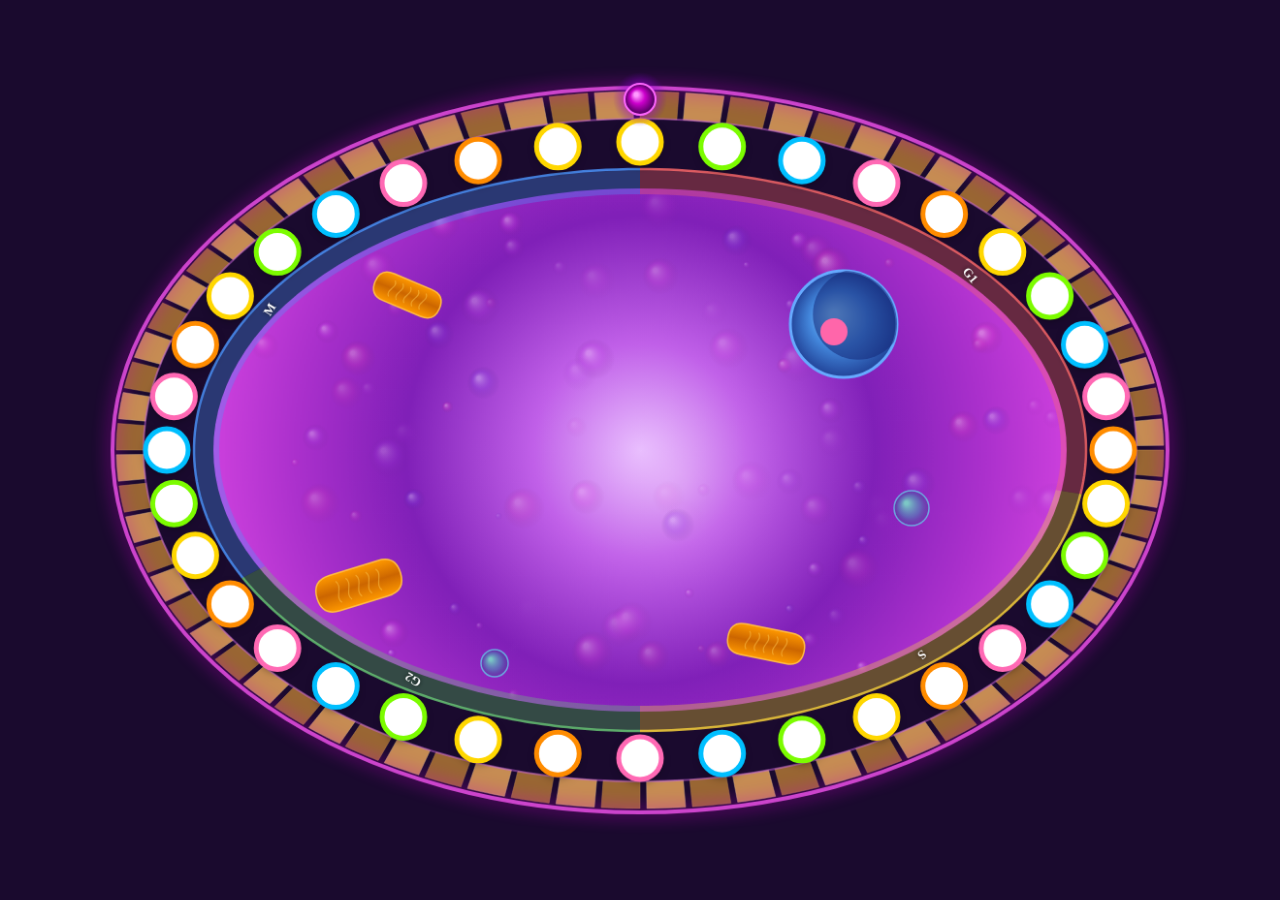
<file: index.html>
<!DOCTYPE html>
<html lang="en">
<head>
  <meta charset="UTF-8" />
  <meta name="viewport" content="width=device-width, initial-scale=1.0" />
  <title>Cell Cycle Board Game</title>
  <link rel="stylesheet" href="styles.css" />
</head>
<body>
  <div id="game-container">
    <canvas id="gameCanvas" width="1320" height="900"></canvas>
  </div>
  <script src="game.js"></script>
</body>
</html>
</file>
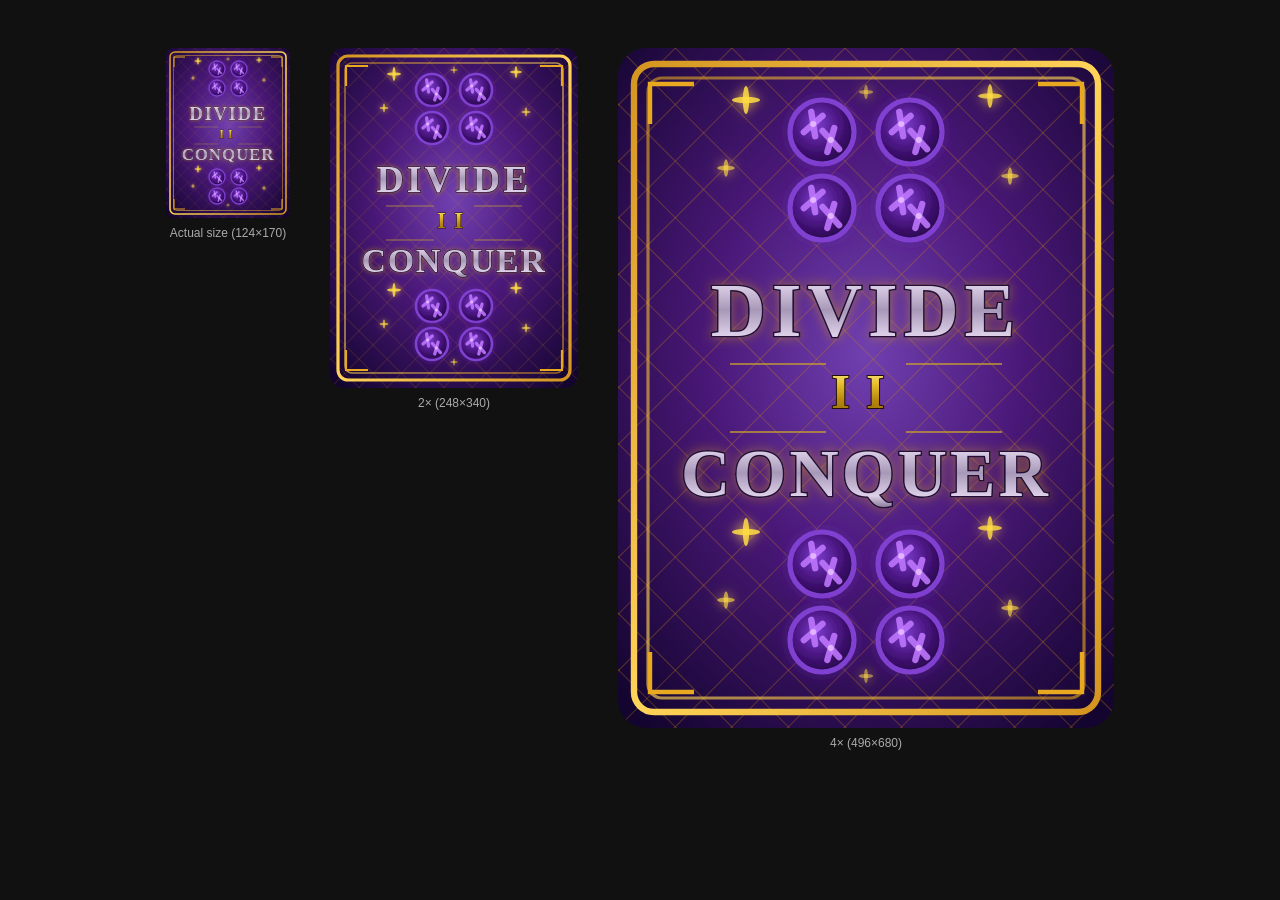
<file: card-back-preview.html>
<!DOCTYPE html>
<html>
<head>
  <title>Card Back Preview</title>
  <style>
    body { background: #111; display: flex; gap: 40px; align-items: flex-start;
           justify-content: center; padding: 40px; font-family: sans-serif; }
    .label { color: #aaa; font-size: 12px; text-align: center; margin-top: 8px; }
    img { display: block; image-rendering: pixelated; }
  </style>
</head>
<body>
  <!-- Actual size (124×170) -->
  <div>
    <img src="card-back.svg" width="124" height="170">
    <div class="label">Actual size (124×170)</div>
  </div>

  <!-- 2× -->
  <div>
    <img src="card-back.svg" width="248" height="340">
    <div class="label">2× (248×340)</div>
  </div>

  <!-- 4× -->
  <div>
    <img src="card-back.svg" width="496" height="680">
    <div class="label">4× (496×680)</div>
  </div>
</body>
</html>
</file>
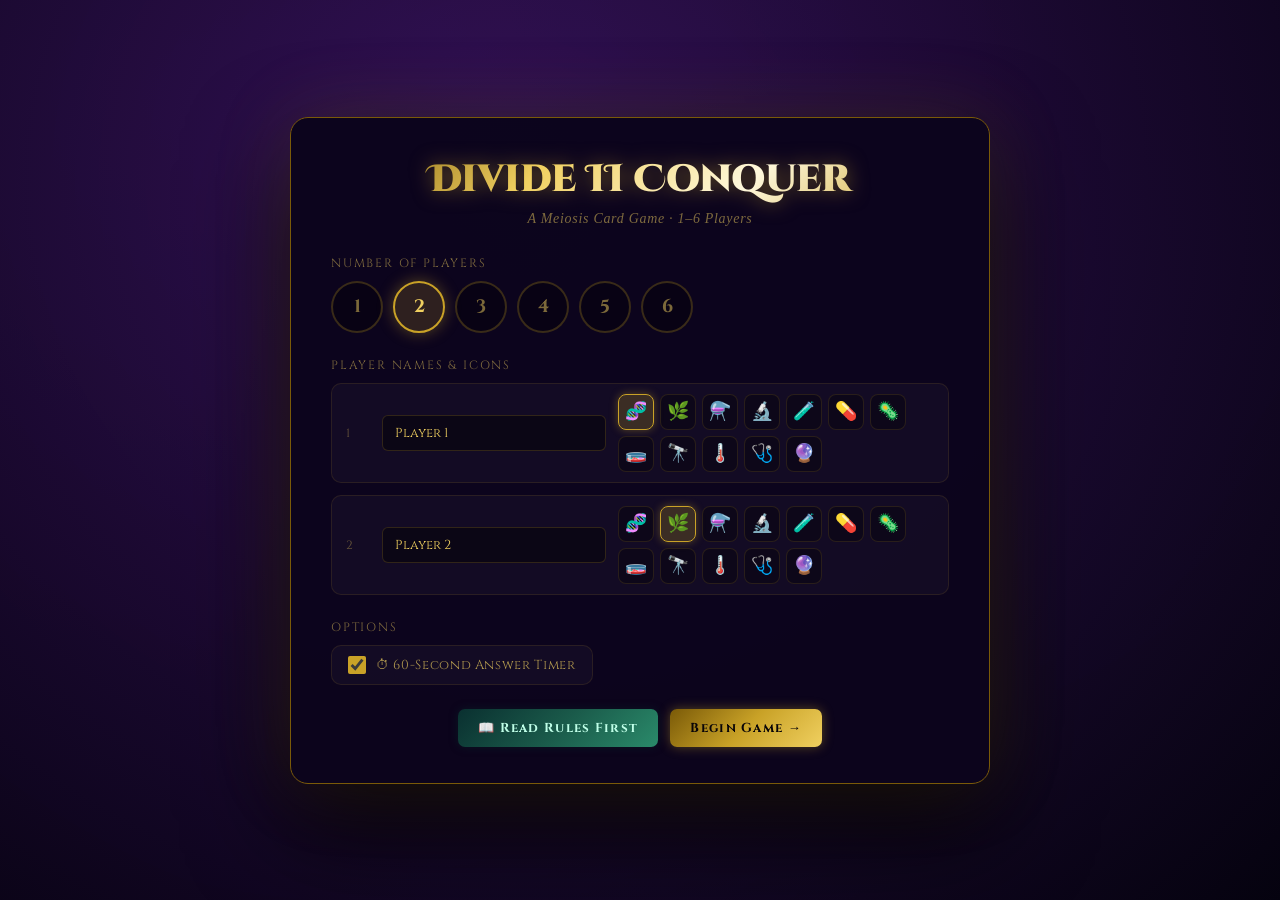
<file: divide2conquer_game_v7 copy.html>
<!DOCTYPE html>
<html lang="en">
<head>
<meta charset="UTF-8">
<meta name="viewport" content="width=device-width, initial-scale=1.0">
<title>Divide II Conquer</title>
<link href="https://fonts.googleapis.com/css2?family=Cinzel+Decorative:wght@700;900&family=Cinzel:wght@400;600;700&family=IM+Fell+English:ital@0;1&display=swap" rel="stylesheet">
<style>
:root {
  --gold: #c9a227; --gold-l: #f0d060; --gold-d: #7a5a08;
  --purple: #3b1f6e; --purple-m: #5a2fa0; --purple-l: #9b6ee0;
  --green: #1a4a2e; --green-m: #2d7a4a; --green-l: #4aad6e;
  --red: #7a1010; --red-l: #e05050;
  --blue: #0e2440; --blue-l: #4090d0;
  --teal: #0a3030; --teal-l: #30b090;
  --bg: #08040f;
  --card-w: 124px; --card-h: 170px;
}
*{box-sizing:border-box;margin:0;padding:0;}
body{background:var(--bg);font-family:'Cinzel',serif;color:var(--gold-l);min-height:100vh;
  background-image:radial-gradient(ellipse at 15% 10%,rgba(90,47,160,.2) 0%,transparent 55%),
  radial-gradient(ellipse at 85% 90%,rgba(45,122,74,.12) 0%,transparent 50%);}

/* ── LAYOUT ── */
#app{display:flex;flex-direction:column;min-height:100vh;}
#header{text-align:center;padding:14px 20px 8px;border-bottom:1px solid rgba(201,162,39,.2);
  background:rgba(0,0,0,.4);backdrop-filter:blur(6px);position:sticky;top:0;z-index:50;}
#header h1{font-family:'Cinzel Decorative',serif;font-size:clamp(18px,3vw,30px);font-weight:900;
  background:linear-gradient(135deg,var(--gold-d),var(--gold-l),#fff8dc,var(--gold));
  -webkit-background-clip:text;-webkit-text-fill-color:transparent;background-clip:text;
  filter:drop-shadow(0 0 8px rgba(201,162,39,.5));}
#status-bar{display:flex;justify-content:center;gap:20px;margin-top:6px;flex-wrap:wrap;}
.status-chip{font-size:13px;letter-spacing:.1em;color:rgba(240,208,96,.7);padding:5px 16px;
  border:1px solid rgba(201,162,39,.25);border-radius:20px;background:rgba(0,0,0,.3);}
.status-chip span{color:var(--gold-l);font-weight:700;}

#game-area{display:grid;grid-template-columns:1fr 1fr;gap:14px;padding:14px;flex:1;}
#log-panel{grid-column:1/-1;max-height:80px;overflow-y:auto;background:rgba(0,0,0,.4);
  border:1px solid rgba(201,162,39,.15);border-radius:8px;padding:10px 14px;font-size:13px;
  font-family:'IM Fell English',serif;font-style:italic;color:rgba(240,208,96,.6);}
#log-panel p{margin-bottom:2px;}
#log-panel p:last-child{color:var(--gold-l);}

/* ── PLAYER ZONE ── */
.player-zone{background:rgba(12,5,28,.85);border:1px solid rgba(201,162,39,.2);
  border-radius:12px;padding:12px;display:flex;flex-direction:column;gap:10px;
  position:relative;overflow:hidden;transition:border-color .3s,box-shadow .3s;}
.player-zone::before{content:'';position:absolute;inset:0;
  background:repeating-linear-gradient(45deg,rgba(201,162,39,.012) 0,rgba(201,162,39,.012) 1px,transparent 1px,transparent 14px);
  pointer-events:none;}
.player-zone.active{border-color:var(--gold);
  box-shadow:0 0 20px rgba(201,162,39,.3),inset 0 0 40px rgba(201,162,39,.04);}
.player-zone.active::after{content:'▶ YOUR TURN';position:absolute;top:-1px;left:50%;
  transform:translateX(-50%);background:var(--gold);color:#0a0610;font-size:11px;
  letter-spacing:.15em;padding:2px 12px;border-radius:0 0 8px 8px;font-weight:700;}

.p-header{display:flex;justify-content:space-between;align-items:center;}
.p-name{font-family:'Cinzel Decorative',serif;font-size:16px;color:var(--gold-l);}
.p-stats{font-size:12px;color:rgba(240,208,96,.55);letter-spacing:.08em;text-align:right;}

/* ── PHASE PROGRESS ── */
.phase-track{display:flex;gap:3px;flex-wrap:wrap;align-items:center;}
.phase-pip{width:18px;height:18px;border-radius:50%;border:1px solid rgba(201,162,39,.25);
  background:rgba(0,0,0,.4);cursor:default;position:relative;transition:all .3s;flex-shrink:0;}
.phase-pip.m1-done{background:radial-gradient(circle,var(--purple-l),var(--purple-m));
  border-color:var(--purple-l);box-shadow:0 0 6px rgba(155,110,224,.7);}
.phase-pip.m2-done{background:radial-gradient(circle,var(--green-l),var(--green-m));
  border-color:var(--green-l);box-shadow:0 0 6px rgba(74,173,110,.7);}
.phase-pip.win-pip{background:radial-gradient(circle,var(--gold-l),var(--gold));
  border-color:var(--gold-l);box-shadow:0 0 8px rgba(240,208,96,.9);}
.phase-sep{width:8px;height:1px;background:rgba(201,162,39,.3);margin:0 1px;}
.phase-label{font-size:11px;color:rgba(240,208,96,.55);letter-spacing:.06em;margin-left:6px;}

/* ── EFFECTS ── */
.effects-row{display:flex;gap:6px;min-height:50px;}
.effect-slot{width:90px;min-height:64px;border-radius:6px;border:1px dashed;
  display:flex;flex-direction:column;align-items:center;justify-content:center;
  gap:2px;font-size:7px;text-align:center;padding:4px;position:relative;transition:all .2s;}
.effect-slot.mut-slot{border-color:rgba(224,80,80,.3);background:rgba(122,16,16,.1);color:rgba(255,140,140,.4);}
.effect-slot.act-slot{border-color:rgba(64,144,208,.3);background:rgba(14,36,64,.1);color:rgba(100,180,255,.4);}
.effect-slot.filled-mut{border-color:var(--red-l);background:rgba(122,16,16,.4);
  box-shadow:0 0 8px rgba(224,80,80,.4);color:#ffaaaa;}
.effect-slot.filled-act{border-color:var(--blue-l);background:rgba(14,36,64,.4);
  box-shadow:0 0 8px rgba(64,144,208,.4);color:#aaddff;}
.effect-slot .e-icon{font-size:20px;line-height:1;}
.effect-slot .e-name{font-size:9px;font-weight:600;line-height:1.2;}
.effect-slot .e-desc{font-size:8px;opacity:.7;line-height:1.2;}
.effect-slot .clear-btn{position:absolute;top:2px;right:3px;font-size:8px;cursor:pointer;
  color:rgba(255,200,200,.5);line-height:1;}
.effect-slot .clear-btn:hover{color:#ff8080;}

/* ── HAND ── */
.hand-area{display:flex;flex-direction:column;gap:6px;}
.hand-label{font-size:12px;letter-spacing:.1em;color:rgba(240,208,96,.5);}
.hand-cards{display:flex;gap:6px;flex-wrap:wrap;min-height:var(--card-h);}

/* ── CARDS ── */
.card{width:var(--card-w);height:var(--card-h);border-radius:8px;border:1.5px solid;
  display:flex;flex-direction:column;align-items:center;justify-content:flex-start;
  padding:6px 5px 5px;cursor:pointer;transition:transform .15s,box-shadow .2s;
  position:relative;overflow:hidden;text-align:center;flex-shrink:0;user-select:none;}
.card::after{content:'';position:absolute;inset:0;
  background:linear-gradient(180deg,rgba(255,255,255,.08) 0%,transparent 40%);pointer-events:none;}
.card:hover{transform:translateY(-8px) rotate(-1deg);z-index:10;}
.card.selected{transform:translateY(-12px);z-index:20;}

.card-type{font-size:9px;letter-spacing:.1em;margin-bottom:3px;opacity:.7;}
.card-name{font-size:11px;font-weight:700;letter-spacing:.04em;line-height:1.3;margin-bottom:4px;}
.card-icon{font-size:30px;line-height:1;margin-bottom:4px;filter:drop-shadow(0 0 5px currentColor);}
.card-effect{font-size:9px;line-height:1.4;opacity:.8;font-family:'IM Fell English',serif;font-style:italic;}
.card-flavor{font-size:8px;opacity:.5;margin-top:auto;font-family:'IM Fell English',serif;font-style:italic;line-height:1.3;border-top:1px solid rgba(201,162,39,.15);padding-top:3px;width:100%;}

.card.phase{background:radial-gradient(ellipse at 50% 10%,rgba(90,47,160,.6),rgba(20,8,50,.97));
  border-color:var(--purple-m);color:#e0d0ff;}
.card.phase:hover{box-shadow:0 10px 30px rgba(90,47,160,.7),0 0 20px rgba(155,110,224,.3);}
.card.phase.selected{box-shadow:0 14px 35px rgba(90,47,160,.9),0 0 25px rgba(155,110,224,.5);}
.card.phase-win{background:radial-gradient(ellipse at 50% 10%,rgba(100,70,20,.8),rgba(30,15,0,.97));
  border-color:var(--gold);color:var(--gold-l);}
.card.phase-win:hover{box-shadow:0 10px 30px rgba(201,162,39,.6);}

.card.mutation{background:radial-gradient(ellipse at 50% 10%,rgba(140,20,20,.7),rgba(40,5,5,.97));
  border-color:var(--red-l);color:#ffbbbb;}
.card.mutation:hover{box-shadow:0 10px 30px rgba(224,80,80,.6);}
.card.mutation.selected{box-shadow:0 14px 35px rgba(224,80,80,.8);}

.card.action{background:radial-gradient(ellipse at 50% 10%,rgba(20,70,160,.7),rgba(5,15,40,.97));
  border-color:var(--blue-l);color:#bbddff;}
.card.action:hover{box-shadow:0 10px 30px rgba(64,144,208,.6);}
.card.action.selected{box-shadow:0 14px 35px rgba(64,144,208,.8);}

.card.intervention{background:radial-gradient(ellipse at 50% 10%,rgba(10,80,60,.7),rgba(3,20,15,.97));
  border-color:var(--teal-l);color:#bbffee;}
.card.intervention:hover{box-shadow:0 10px 30px rgba(48,176,144,.6);}
.card.intervention.selected{box-shadow:0 14px 35px rgba(48,176,144,.8);}

.card.back{background:url('[data-uri]') center/cover no-repeat;
  border-color:var(--gold-d);cursor:default;box-shadow:0 2px 8px rgba(0,0,0,.5);}
.card.back:hover{transform:none;box-shadow:0 2px 8px rgba(0,0,0,.5);}
.card.probe{background:radial-gradient(ellipse at 50% 10%,rgba(40,100,160,.8),rgba(5,15,40,.97));
  border-color:#60b8f0;color:#c8eaff;}
.card.probe:hover{box-shadow:0 10px 30px rgba(60,150,220,.6);}
.card.probe.selected{box-shadow:0 14px 35px rgba(60,150,220,.9);}
.card.phase.wild{border-color:#f0c060;background:radial-gradient(ellipse at 50% 10%,rgba(120,80,10,.7),rgba(30,18,0,.97));
  color:#fff0b0;}
.card.phase.wild:hover{box-shadow:0 10px 30px rgba(240,180,40,.6);}
.card.phase.wild.selected{box-shadow:0 14px 35px rgba(240,180,40,.9);}

/* ── ACTION BUTTONS ── */
#action-bar{grid-column:1/-1;display:flex;gap:8px;justify-content:center;
  flex-wrap:wrap;padding:6px 0;}
.btn{padding:10px 20px;border:none;border-radius:7px;font-family:'Cinzel',serif;
  font-size:13px;letter-spacing:.1em;font-weight:700;cursor:pointer;transition:all .2s;
  position:relative;overflow:hidden;}
.btn:disabled{opacity:.35;cursor:not-allowed;}
.btn-gold{background:linear-gradient(135deg,var(--gold-d),var(--gold),var(--gold-l));color:#080408;
  box-shadow:0 0 12px rgba(201,162,39,.4);}
.btn-gold:not(:disabled):hover{box-shadow:0 0 22px rgba(201,162,39,.7);transform:translateY(-1px);}
.btn-purple{background:linear-gradient(135deg,var(--purple),var(--purple-m),var(--purple-l));color:#f0e8ff;
  box-shadow:0 0 10px rgba(90,47,160,.4);}
.btn-purple:not(:disabled):hover{box-shadow:0 0 20px rgba(90,47,160,.7);transform:translateY(-1px);}
.btn-red{background:linear-gradient(135deg,#5a0808,var(--red),#b82020);color:#ffe0e0;
  box-shadow:0 0 10px rgba(122,16,16,.4);}
.btn-red:not(:disabled):hover{box-shadow:0 0 20px rgba(200,60,60,.6);transform:translateY(-1px);}
.btn-teal{background:linear-gradient(135deg,var(--teal),#1a5a4a,#2a8a6a);color:#c0ffe8;
  box-shadow:0 0 10px rgba(10,48,48,.4);}
.btn-teal:not(:disabled):hover{box-shadow:0 0 20px rgba(48,176,144,.5);transform:translateY(-1px);}

/* ── MODAL ── */
#modal-overlay{position:fixed;inset:0;background:rgba(0,0,0,.88);
  display:flex;align-items:center;justify-content:center;z-index:100;
  backdrop-filter:blur(4px);opacity:0;pointer-events:none;transition:opacity .25s;}
#modal-overlay.open{opacity:1;pointer-events:all;}
#modal{background:radial-gradient(ellipse at 50% 0%,rgba(60,30,110,.9),rgba(10,5,25,.98));
  border:1px solid var(--gold-d);border-radius:14px;padding:28px 32px;max-width:600px;width:92%;
  box-shadow:0 0 60px rgba(201,162,39,.2),0 30px 80px rgba(0,0,0,.8);
  position:relative;transform:translateY(20px);transition:transform .25s;}
#modal-overlay.open #modal{transform:translateY(0);}
#modal h2{font-family:'Cinzel Decorative',serif;font-size:20px;text-align:center;
  margin-bottom:6px;color:var(--gold-l);}
#modal .modal-sub{font-size:13px;color:rgba(240,208,96,.55);text-align:center;
  letter-spacing:.1em;margin-bottom:16px;font-family:'IM Fell English',serif;font-style:italic;}
#modal-body{font-size:13px;line-height:1.7;color:rgba(240,208,96,.85);
  font-family:'IM Fell English',serif;text-align:center;margin-bottom:20px;}
#modal-body .q-text{font-size:17px;color:var(--gold-l);font-style:normal;
  border:1px solid rgba(201,162,39,.25);border-radius:8px;padding:14px;
  background:rgba(0,0,0,.3);margin-bottom:14px;line-height:1.5;}
#modal-body .choice-btn{display:block;width:100%;text-align:left;
  background:rgba(255,255,255,.04);border:1px solid rgba(201,162,39,.2);
  border-radius:6px;padding:12px 16px;margin-bottom:8px;cursor:pointer;
  font-family:'IM Fell English',serif;font-size:15px;color:rgba(240,208,96,.8);
  transition:all .15s;line-height:1.5;}
#modal-body .choice-btn:hover{background:rgba(201,162,39,.12);border-color:var(--gold-d);color:var(--gold-l);}
#modal-body .choice-btn.correct{background:rgba(30,100,50,.5);border-color:var(--green-l);color:#80ffaa;}
#modal-body .choice-btn.wrong{background:rgba(100,20,20,.5);border-color:var(--red-l);color:#ff9090;}
#modal-body .choice-btn.selected-answer{background:rgba(201,162,39,.18);border-color:var(--gold);color:var(--gold-l);box-shadow:0 0 8px rgba(201,162,39,.4);}
#modal-footer{display:flex;gap:10px;justify-content:center;flex-wrap:wrap;}
.divider-line{height:1px;background:linear-gradient(90deg,transparent,var(--gold-d),transparent);
  margin:14px 0;}

/* ── TARGET SELECTOR ── */
#target-overlay{position:fixed;inset:0;background:rgba(0,0,0,.7);
  display:flex;align-items:center;justify-content:center;z-index:90;
  opacity:0;pointer-events:none;transition:opacity .2s;}
#target-overlay.open{opacity:1;pointer-events:all;}
#target-box{background:rgba(15,6,35,.97);border:1px solid var(--gold-d);border-radius:12px;
  padding:24px 28px;text-align:center;box-shadow:0 0 40px rgba(0,0,0,.8);}
#target-box h3{font-family:'Cinzel Decorative',serif;font-size:18px;color:var(--gold-l);margin-bottom:14px;}
.target-btn{display:block;width:100%;padding:13px 24px;margin-bottom:8px;border-radius:7px;
  border:1px solid rgba(201,162,39,.3);background:rgba(201,162,39,.08);color:var(--gold-l);
  font-family:'Cinzel',serif;font-size:14px;cursor:pointer;transition:all .15s;}
.target-btn:hover{background:rgba(201,162,39,.2);border-color:var(--gold);}

/* ── TOAST ── */
#toast{position:fixed;bottom:24px;left:50%;transform:translateX(-50%) translateY(20px);
  background:rgba(10,5,25,.97);border:1px solid var(--gold-d);border-radius:8px;
  padding:12px 26px;font-size:15px;color:var(--gold-l);z-index:200;
  opacity:0;transition:all .3s;pointer-events:none;white-space:nowrap;}
#toast.show{opacity:1;transform:translateX(-50%) translateY(0);}

/* ── CARD BACK pattern ── */
/* card back uses image — no pseudo-element needed */

/* ── WIN SCREEN ── */
#win-screen{position:fixed;inset:0;background:rgba(0,0,0,.95);display:none;
  align-items:center;justify-content:center;z-index:300;flex-direction:column;gap:20px;
  text-align:center;}
#win-screen.show{display:flex;}
#win-screen h1{font-family:'Cinzel Decorative',serif;font-size:clamp(28px,6vw,56px);
  background:linear-gradient(135deg,var(--gold-d),var(--gold-l),#fff8dc,var(--gold));
  -webkit-background-clip:text;-webkit-text-fill-color:transparent;background-clip:text;
  filter:drop-shadow(0 0 20px rgba(201,162,39,.8));animation:pulse 2s ease-in-out infinite;}
@keyframes pulse{0%,100%{filter:drop-shadow(0 0 20px rgba(201,162,39,.8));}
  50%{filter:drop-shadow(0 0 40px rgba(201,162,39,1));}}
#win-screen p{font-family:'IM Fell English',serif;font-style:italic;font-size:16px;
  color:rgba(240,208,96,.7);}

/* ── MISC ── */
.skip-badge{display:inline-block;background:rgba(224,80,80,.2);border:1px solid var(--red-l);
  color:#ff9090;font-size:11px;padding:3px 10px;border-radius:10px;letter-spacing:.08em;}
.extra-q-badge{display:inline-block;background:rgba(201,162,39,.15);border:1px solid var(--gold-d);
  color:var(--gold);font-size:11px;padding:3px 10px;border-radius:10px;}
.frozen-badge{display:inline-block;background:rgba(64,144,208,.15);border:1px solid var(--blue-l);
  color:#88ccff;font-size:11px;padding:3px 10px;border-radius:10px;}
.section-title{font-size:12px;letter-spacing:.1em;color:rgba(240,208,96,.5);
  text-transform:uppercase;margin-bottom:5px;}
.effect-slot.shield-slot{border-color:rgba(48,176,144,.3);background:rgba(10,48,48,.15);color:rgba(100,220,180,.4);}
.effect-slot.filled-shield{border-color:var(--teal-l);background:rgba(10,48,48,.5);
  box-shadow:0 0 8px rgba(48,176,144,.4);color:#aaffee;}
.lost-turns-badge{display:inline-block;background:rgba(180,80,20,.2);border:1px solid #e08030;
  color:#ffa060;font-size:11px;padding:3px 10px;border-radius:10px;letter-spacing:.08em;}

/* ── SETUP SCREEN ── */
#setup-screen{position:fixed;inset:0;z-index:500;background:radial-gradient(ellipse at 40% 20%,rgba(60,20,100,.8),rgba(5,2,15,.98)),
  radial-gradient(ellipse at 80% 80%,rgba(20,60,30,.4),transparent 60%);
  display:flex;align-items:center;justify-content:center;overflow-y:auto;padding:20px;}
#setup-screen.hidden{display:none;}
#setup-box{background:rgba(12,5,28,.97);border:1px solid var(--gold-d);border-radius:18px;
  padding:36px 40px;max-width:700px;width:100%;box-shadow:0 0 80px rgba(201,162,39,.15),0 40px 100px rgba(0,0,0,.9);}
#setup-box h1{font-family:'Cinzel Decorative',serif;font-size:clamp(22px,4vw,38px);font-weight:900;
  background:linear-gradient(135deg,var(--gold-d),var(--gold-l),#fff8dc,var(--gold));
  -webkit-background-clip:text;-webkit-text-fill-color:transparent;background-clip:text;
  text-align:center;margin-bottom:6px;filter:drop-shadow(0 0 10px rgba(201,162,39,.5));}
#setup-box .subtitle{text-align:center;font-family:'IM Fell English',serif;font-style:italic;
  color:rgba(240,208,96,.5);font-size:14px;margin-bottom:28px;letter-spacing:.05em;}
.setup-section{margin-bottom:24px;}
.setup-label{font-size:12px;letter-spacing:.15em;color:rgba(240,208,96,.5);text-transform:uppercase;margin-bottom:10px;}
.player-count-row{display:flex;gap:10px;flex-wrap:wrap;}
.pc-btn{width:52px;height:52px;border-radius:50%;border:2px solid rgba(201,162,39,.25);
  background:rgba(0,0,0,.3);color:rgba(240,208,96,.5);font-family:'Cinzel',serif;font-size:18px;
  font-weight:700;cursor:pointer;transition:all .2s;display:flex;align-items:center;justify-content:center;}
.pc-btn:hover{border-color:var(--gold-d);color:var(--gold);}
.pc-btn.active{border-color:var(--gold);background:rgba(201,162,39,.18);color:var(--gold-l);
  box-shadow:0 0 16px rgba(201,162,39,.4);}
#player-config{display:flex;flex-direction:column;gap:12px;margin-top:4px;}
.player-row{display:flex;align-items:center;gap:12px;padding:10px 14px;
  background:rgba(255,255,255,.03);border:1px solid rgba(201,162,39,.12);border-radius:10px;}
.player-row .prow-num{font-size:12px;color:rgba(240,208,96,.4);width:24px;flex-shrink:0;}
.player-row input{background:rgba(0,0,0,.4);border:1px solid rgba(201,162,39,.2);border-radius:6px;
  padding:8px 12px;color:var(--gold-l);font-family:'Cinzel',serif;font-size:13px;flex:1;
  outline:none;transition:border-color .2s;}
.player-row input:focus{border-color:var(--gold-d);}
.icon-picker{display:flex;gap:6px;flex-wrap:wrap;}
.icon-opt{width:36px;height:36px;border-radius:8px;border:1px solid rgba(201,162,39,.15);
  background:rgba(0,0,0,.3);font-size:18px;cursor:pointer;display:flex;align-items:center;
  justify-content:center;transition:all .15s;}
.icon-opt:hover{border-color:var(--gold-d);background:rgba(201,162,39,.1);}
.icon-opt.chosen{border-color:var(--gold);background:rgba(201,162,39,.22);
  box-shadow:0 0 8px rgba(201,162,39,.4);}
.setup-options-row{display:flex;gap:16px;flex-wrap:wrap;align-items:center;}
.toggle-pill{display:flex;align-items:center;gap:10px;padding:10px 16px;
  background:rgba(255,255,255,.03);border:1px solid rgba(201,162,39,.12);border-radius:10px;cursor:pointer;}
.toggle-pill input[type=checkbox]{width:18px;height:18px;accent-color:var(--gold);cursor:pointer;}
.toggle-pill span{font-size:13px;color:rgba(240,208,96,.7);font-family:'Cinzel',serif;letter-spacing:.05em;}
.setup-start-row{display:flex;gap:12px;justify-content:center;margin-top:8px;flex-wrap:wrap;}

/* ── RULES OVERLAY ── */
#rules-overlay{position:fixed;inset:0;z-index:600;background:rgba(0,0,0,.92);
  display:flex;align-items:flex-start;justify-content:center;overflow-y:auto;
  padding:24px 16px;opacity:0;pointer-events:none;transition:opacity .25s;}
#rules-overlay.open{opacity:1;pointer-events:all;}
#rules-box{background:radial-gradient(ellipse at 50% 0%,rgba(40,18,80,.95),rgba(8,4,18,.99));
  border:1px solid var(--gold-d);border-radius:16px;padding:32px 36px;max-width:680px;width:100%;
  box-shadow:0 0 60px rgba(201,162,39,.15);position:relative;}
#rules-box h2{font-family:'Cinzel Decorative',serif;font-size:22px;color:var(--gold-l);
  text-align:center;margin-bottom:4px;}
#rules-box .rules-sub{text-align:center;font-family:'IM Fell English',serif;font-style:italic;
  color:rgba(240,208,96,.45);font-size:13px;margin-bottom:22px;}
.rules-section{margin-bottom:20px;}
.rules-section h3{font-family:'Cinzel',serif;font-size:13px;font-weight:700;letter-spacing:.12em;
  color:var(--gold);text-transform:uppercase;margin-bottom:8px;padding-bottom:4px;
  border-bottom:1px solid rgba(201,162,39,.2);}
.rules-section p,.rules-section li{font-family:'IM Fell English',serif;font-style:italic;
  font-size:14px;color:rgba(240,208,96,.8);line-height:1.7;margin-bottom:4px;}
.rules-section ul{padding-left:18px;}
.rules-card-row{display:flex;gap:8px;flex-wrap:wrap;margin-top:6px;}
.rules-card-chip{padding:4px 12px;border-radius:20px;font-size:12px;font-family:'Cinzel',serif;
  letter-spacing:.06em;border:1px solid;display:flex;align-items:center;gap:5px;}
.rcc-phase{border-color:var(--purple-l);background:rgba(90,47,160,.15);color:#d0c0ff;}
.rcc-win{border-color:var(--gold);background:rgba(201,162,39,.12);color:var(--gold-l);}
.rcc-mut{border-color:var(--red-l);background:rgba(122,16,16,.15);color:#ffbbbb;}
.rcc-act{border-color:var(--blue-l);background:rgba(14,36,64,.2);color:#bbddff;}
.rcc-int{border-color:var(--teal-l);background:rgba(10,48,48,.2);color:#bbffee;}
#rules-close-btn{position:absolute;top:14px;right:16px;background:none;border:none;
  color:rgba(240,208,96,.4);font-size:22px;cursor:pointer;line-height:1;padding:4px;}
#rules-close-btn:hover{color:var(--gold);}

/* ── RULES BUTTON in header ── */
#btn-rules{position:absolute;right:16px;top:50%;transform:translateY(-50%);
  padding:6px 14px;font-size:11px;}
#header{position:relative;}

/* ── TIMER ── */
#timer-bar-wrap{grid-column:1/-1;height:6px;background:rgba(0,0,0,.4);border-radius:4px;
  overflow:hidden;display:none;}
#timer-bar{height:100%;width:100%;background:linear-gradient(90deg,var(--green-l),var(--gold),var(--red-l));
  transition:width 1s linear;}
/* In-modal timer strip */
#modal-timer{display:none;margin:-10px -32px 18px -32px;padding:0;}
#modal-timer-bar-wrap{height:8px;background:rgba(0,0,0,.5);border-radius:0;}
#modal-timer-bar{height:100%;width:100%;background:linear-gradient(90deg,var(--green-l),var(--gold),var(--red-l));
  transition:width 1s linear;border-radius:0;}
#modal-timer-display{font-family:'Cinzel',serif;font-size:22px;font-weight:700;
  text-align:center;padding:8px 0 4px;letter-spacing:.08em;color:var(--gold-l);
  transition:color .3s;}
#modal-timer-display.urgent{color:var(--red-l);animation:flash .4s ease-in-out infinite;}
@keyframes flash{0%,100%{opacity:1;}50%{opacity:.25;}}
</style>
</head>
<body>

<!-- ══════════════════════════════════════════════════
     SETUP SCREEN
══════════════════════════════════════════════════ -->
<div id="setup-screen">
  <div id="setup-box">
    <h1>Divide II Conquer</h1>
    <div class="subtitle">A Meiosis Card Game · 1–6 Players</div>

    <div class="setup-section">
      <div class="setup-label">Number of Players</div>
      <div class="player-count-row" id="pc-row">
        <button class="pc-btn" data-n="1" onclick="setPlayerCount(1)">1</button>
        <button class="pc-btn active" data-n="2" onclick="setPlayerCount(2)">2</button>
        <button class="pc-btn" data-n="3" onclick="setPlayerCount(3)">3</button>
        <button class="pc-btn" data-n="4" onclick="setPlayerCount(4)">4</button>
        <button class="pc-btn" data-n="5" onclick="setPlayerCount(5)">5</button>
        <button class="pc-btn" data-n="6" onclick="setPlayerCount(6)">6</button>
      </div>
    </div>

    <div class="setup-section">
      <div class="setup-label">Player Names &amp; Icons</div>
      <div id="player-config"></div>
    </div>

    <div class="setup-section">
      <div class="setup-label">Options</div>
      <div class="setup-options-row">
        <label class="toggle-pill">
          <input type="checkbox" id="opt-timer" checked>
          <span>⏱ 60-Second Answer Timer</span>
        </label>
      </div>
    </div>

    <div class="setup-start-row">
      <button class="btn btn-teal" onclick="showRules()">📖 Read Rules First</button>
      <button class="btn btn-gold" onclick="startGame()">Begin Game →</button>
    </div>
  </div>
</div>

<!-- ══════════════════════════════════════════════════
     RULES OVERLAY
══════════════════════════════════════════════════ -->
<div id="rules-overlay">
  <div id="rules-box">
    <button id="rules-close-btn" onclick="closeRules()">✕</button>
    <h2>📖 Rules of Play</h2>
    <div class="rules-sub">Divide II Conquer — Meiosis Card Game</div>

    <div class="rules-section">
      <h3>Objective</h3>
      <p>Be the first player to complete all <strong>8 phases of meiosis</strong> in order by playing Phase Cards and answering Challenge Questions. The final phase — <em>Telophase II &amp; Cytokinesis</em> — requires a harder Violet question to win.</p>
    </div>

    <div class="rules-section">
      <h3>Turn Structure</h3>
      <ul>
        <li><strong>Draw:</strong> Draw 2 cards from the main deck to start your turn.</li>
        <li><strong>Play:</strong> Play up to 3 cards (3 actions). Each play costs 1 action.</li>
        <li><strong>End Turn:</strong> Discard down to 5 cards if needed, then pass to the next player.</li>
      </ul>
    </div>

    <div class="rules-section">
      <h3>Card Types</h3>
      <div class="rules-card-row">
        <span class="rules-card-chip rcc-phase">🔮 Phase Card</span>
        <span class="rules-card-chip rcc-win">🏆 Final Phase</span>
        <span class="rules-card-chip rcc-mut">☣️ Mutation</span>
        <span class="rules-card-chip rcc-act">⚡ Action</span>
        <span class="rules-card-chip rcc-int">🛡️ Intervention</span>
        <span class="rules-card-chip" style="border-color:#f0c060;background:rgba(120,80,10,.15);color:#fff0b0;">🌀 Wild Phase</span>
        <span class="rules-card-chip" style="border-color:#60b8f0;background:rgba(20,60,120,.15);color:#c8eaff;">🔭 DNA Probe</span>
      </div>
      <ul style="margin-top:10px;">
        <li><strong>Phase Cards</strong> — Play the next phase in your sequence. Answer a 🟢 Green question to advance. Must be played in order (Prophase I → … → Telophase II).</li>
        <li><strong>Final Phase</strong> — Telophase II &amp; Cytokinesis requires a 🟣 Violet question to win.</li>
        <li><strong>Mutation Cards</strong> — Target an opponent. Answer a Green question; if correct, the mutation takes effect on them (up to 2 active at once).</li>
        <li><strong>Action Cards</strong> — Target an opponent. They may block by answering a Violet question. Unblocked actions set back or skip the target.</li>
        <li><strong>Intervention Cards</strong> — No question needed. Either <em>place as a Shield</em> on yourself (auto-blocks the matching incoming mutation) or <em>cure a target's</em> active mutation.</li>
        <li><strong>Wild Phase Cards</strong> 🌀⭐ — Substitutes for any phase in a set range. <em>Wild: Meiosis I</em> covers phases 1–4, <em>Wild: Meiosis II</em> covers phases 5–7, <em>Wild Phase</em> (universal) covers any non-final phase. Still requires a Green Challenge.</li>
        <li><strong>DNA Probe</strong> 🔭 — No question needed. Look at the top 5 cards of the deck and take one into your hand. The rest return to the top of the deck. Costs 1 action.</li>
      </ul>
    </div>

    <div class="rules-section">
      <h3>Mutations &amp; Shields</h3>
      <ul>
        <li>Each player can hold up to <strong>2 active mutations</strong> and <strong>2 active shields</strong>.</li>
        <li><strong>Point Mutation</strong> — Must answer an extra Green Challenge per phase.</li>
        <li><strong>Frameshift</strong> — Skip every other turn until cured.</li>
        <li><strong>Chromosomal Deletion</strong> — Immediately discard 2 cards.</li>
        <li><strong>Translocation</strong> — Swap hands with another player.</li>
        <li>Shields auto-consume when a matching mutation is played against you.</li>
      </ul>
    </div>

    <div class="rules-section">
      <h3>Special Rules</h3>
      <ul>
        <li><strong>Anaphase I</strong> — If you answer incorrectly, you must retry this phase next turn (the card is discarded but you keep your progress).</li>
        <li><strong>Exchange Hand</strong> — Discard your entire hand (min. 5 cards) and draw 5 new ones. Must be your <em>only</em> action and ends your turn immediately.</li>
        <li><strong>Spindle Malfunction</strong> — Prevents playing Metaphase I or II for one turn. The card stays in your hand.</li>
        <li><strong>Challenge! Action</strong> — Target loses their next turn.</li>
      </ul>
    </div>

    <div class="rules-section">
      <h3>Challenge Questions</h3>
      <ul>
        <li>🟢 <strong>Green (DOK 1–2)</strong> — Used for Phase Cards and Mutation Cards.</li>
        <li>🟣 <strong>Violet (DOK 3–4)</strong> — Used to block Action Cards and to win the final phase.</li>
        <li>If a timer is enabled, you have <strong>60 seconds</strong> to select and confirm your answer. Time-out counts as an incorrect answer.</li>
      </ul>
    </div>

    <div style="text-align:center;margin-top:24px;">
      <button class="btn btn-gold" onclick="closeRules()">Got it.</button>
    </div>
  </div>
</div>

<!-- ══════════════════════════════════════════════════
     GAME APP
══════════════════════════════════════════════════ -->
<div id="app" style="display:none;">
  <div id="header">
    <h1>Divide II Conquer</h1>
    <div id="status-bar">
      <div class="status-chip">Round <span id="hd-round">1</span></div>
      <div class="status-chip">Turn: <span id="hd-player">Player 1</span></div>
      <div class="status-chip">Actions left: <span id="hd-actions">3</span></div>
      <div class="status-chip">Main deck: <span id="hd-deck">104</span></div>
    </div>
    <button class="btn btn-teal" id="btn-rules" onclick="showRules()">📖 Rules</button>
  </div>

  <div id="game-area">
    <!-- TIMER (legacy stubs, kept for compat) -->

    <!-- LOG -->
    <div id="log-panel"><p>⚗️ Game ready.</p></div>

    <!-- ACTION BAR -->
    <div id="action-bar">
      <button class="btn btn-gold" id="btn-draw" onclick="drawCards()">Draw 2 Cards</button>
      <button class="btn btn-purple" id="btn-play" onclick="playSelected()" disabled>Play Selected Card</button>
      <button class="btn btn-teal" id="btn-exchange" onclick="exchangeHand()" disabled title="Discard entire hand (min 5), draw 5. Must be only action. Ends turn.">⇄ Exchange Hand</button>
      <button class="btn btn-teal" id="btn-end" onclick="endTurn()">End Turn</button>
    </div>

    <!-- PLAYER ZONES rendered dynamically -->
    <div id="player-zones" style="display:contents;"></div>
  </div>
</div>

<!-- TARGET SELECTOR -->
<div id="target-overlay">
  <div id="target-box">
    <h3>Choose Target</h3>
    <div id="target-buttons"></div>
    <button class="target-btn" style="margin-top:4px;opacity:.6;" onclick="closeTarget()">Cancel</button>
  </div>
</div>

<!-- CHALLENGE MODAL -->
<div id="modal-overlay">
  <div id="modal">
    <h2 id="modal-title">Challenge Question</h2>
    <div class="modal-sub" id="modal-sub">Answer correctly to proceed</div>
    <div id="modal-timer">
      <div id="modal-timer-display">60</div>
      <div id="modal-timer-bar-wrap"><div id="modal-timer-bar"></div></div>
    </div>
    <div class="divider-line"></div>
    <div id="modal-body"></div>
    <div id="modal-footer"></div>
  </div>
</div>

<!-- WIN SCREEN -->
<div id="win-screen">
  <div style="font-size:60px;">🏆</div>
  <h1 id="win-title">Player 1 Wins!</h1>
  <p id="win-sub">All 8 phases of meiosis complete — four unique gametes created!</p>
  <button class="btn btn-gold" onclick="resetGame()" style="margin-top:10px;">Play Again</button>
</div>

<!-- TOAST -->
<div id="toast"></div>

<script>
// ═══════════════════════════════════════════════════════
// DATA
// ═══════════════════════════════════════════════════════

const PHASE_NAMES = [
  'Prophase I','Metaphase I','Anaphase I','Telophase I',
  'Prophase II','Metaphase II','Anaphase II','Telophase II & Cytokinesis'
];

const PHASE_TIPS = [
  'Homologous chromosomes pair & crossing over begins.',
  'Chromosomes align at the equator, guided by spindle fibers.',
  'Homologous chromosomes separate to opposite poles. Answer correctly or retry next turn.',
  'The cell divides—two haploid cells form.',
  'Second division begins. No DNA replication this time.',
  'Sister chromatids line up for their final separation.',
  'Spindle fibers separate sister chromatids to opposite poles.',
  '🏆 FINAL PHASE — Answer a Violet Challenge to WIN!'
];

const PHASE_FLAVORS = [
  '"Homologous chromosomes find their partners and crossing over begins."',
  '"Chromosomes align in the center, guided by the spindle fibers."',
  '"Homologous chromosomes separate and move to opposite sides of the cell."',
  '"The cell divides, but there\'s more work to be done."',
  '"A second round of division begins—no DNA replication this time."',
  '"Sister chromatids line up for one last separation."',
  '"Spindle fibers attach to kinetochores and separate the sister chromatids."',
  '"The final split—four unique gametes are created."'
];

const CARDS = {
  // 8 unique phase cards (×7 copies each = 56)
  phase: [
    ...PHASE_NAMES.map((name,i)=>({
      id:`phase_${i}`, type:'phase', name, icon: i<4?'🔮':'🌿',
      phaseIndex:i, isWin: i===7, isWild: false,
      effect: i===7 ? 'Answer a Violet Challenge to WIN the game!' : (i===2 ? 'Answer correctly or retry this phase next turn.' : 'Answer a Green Challenge to progress.'),
      flavor: PHASE_FLAVORS[i], tip: PHASE_TIPS[i]
    })),
    // Wild Phase cards — playable as any phase in Meiosis I (0–3)
    {id:'wild_m1', type:'phase', name:'Wild: Meiosis I', icon:'🌀', phaseIndex:-1, isWin:false, isWild:true, wildSet:'m1',
      effect:'Play as any Meiosis I phase (0–3). Answer a Green Challenge to advance.',
      flavor:'"Cellular chaos — any division will do."',
      tip:'Wild card: substitutes for Prophase I, Metaphase I, Anaphase I, or Telophase I.'},
    // Wild Phase cards — playable as any phase in Meiosis II (4–7, except win phase)
    {id:'wild_m2', type:'phase', name:'Wild: Meiosis II', icon:'🌀', phaseIndex:-1, isWin:false, isWild:true, wildSet:'m2',
      effect:'Play as any Meiosis II phase (4–7). Answer a Green Challenge to advance.',
      flavor:'"The second act — whatever it takes."',
      tip:'Wild card: substitutes for Prophase II, Metaphase II, Anaphase II, or Telophase II.'},
    // Universal Wild — any non-win phase
    {id:'wild_any', type:'phase', name:'Wild Phase', icon:'⭐', phaseIndex:-1, isWin:false, isWild:true, wildSet:'any',
      effect:'Play as any phase (1–7, not final). Answer a Green Challenge to advance.',
      flavor:'"Genetic flexibility at its finest."',
      tip:'Wild card: substitutes for any phase except Telophase II & Cytokinesis (the win phase).'},
  ],

  mutation: [
    {id:'mut_point', type:'mutation', name:'Point Mutation', icon:'☣️',
      effect:'Targeted player must answer an extra Green Challenge per phase.',
      flavor:'"A single base change—small but potentially disastrous."',
      effectKey:'point_mutation'},
    {id:'mut_frame', type:'mutation', name:'Frameshift Mutation', icon:'🔀',
      effect:'Targeted player must skip every other turn until repaired.',
      flavor:'"A deletion or insertion shifts the entire reading frame!"',
      effectKey:'frameshift'},
    {id:'mut_del', type:'mutation', name:'Chromosomal Deletion', icon:'✂️',
      effect:'Targeted player discards 2 cards immediately.',
      flavor:'"A chunk of genetic material is missing!"',
      effectKey:'chr_deletion'},
    {id:'mut_trans', type:'mutation', name:'Translocation', icon:'🔄',
      effect:'Targeted player swaps hands with another player.',
      flavor:'"A chromosome segment reattaches to the wrong place."',
      effectKey:'translocation'},
  ],

  action: [
    {id:'act_check', type:'action', name:'Checkpoint Failure!', icon:'🚫',
      effect:'Targeted player must restart their current phase.',
      flavor:'"The cell cycle checkpoint has detected an issue!"',
      effectKey:'checkpoint'},
    {id:'act_spindle', type:'action', name:'Spindle Malfunction!', icon:'🕸️',
      effect:'Targeted player cannot play Metaphase I or II next turn.',
      flavor:'"The spindle fibers fail to attach properly!"',
      effectKey:'spindle'},
    {id:'act_challenge', type:'action', name:'Challenge!', icon:'❓',
      effect:'Target must answer a Violet Challenge or lose a turn.',
      flavor:'"Your knowledge is being tested!"',
      effectKey:'forced_challenge'},
  ],

  probe: [
    {id:'probe_1', type:'probe', name:'DNA Probe', icon:'🔭',
      effect:'Look at the top 5 cards of the deck. Take one into your hand; return the rest.',
      flavor:'"Fluorescent markers light up your target sequence."',
      tip:'No challenge required. Draw 5, keep 1, return 4 to top of deck.'},
  ],

  intervention: [
    {id:'int_cyto', type:'intervention', name:'Cytoskeleton Support', icon:'🏗️',
      effect:'Removes a Spindle Malfunction from any player.',
      flavor:'"The cellular scaffolding ensures proper division."',
      removes:'spindle'},
    {id:'int_polym', type:'intervention', name:'DNA Polymerase δ/ε', icon:'🔬',
      effect:'Removes a Point Mutation from any player.',
      flavor:'"Proofreading and repairing DNA—keeping things stable."',
      removes:'point_mutation'},
    {id:'int_mis', type:'intervention', name:'Mismatch Repair', icon:'🛠️',
      effect:'Removes a Frameshift Mutation from any player.',
      flavor:'"The quality control of DNA replication."',
      removes:'frameshift'},
    {id:'int_recomb', type:'intervention', name:'Recombination Event', icon:'🧩',
      effect:'Removes Chromosomal Deletion from any player.',
      flavor:'"Swapping genetic material to maintain balance."',
      removes:'chr_deletion'},
    {id:'int_crispr', type:'intervention', name:'CRISPR/Cas9', icon:'✨',
      effect:'Wildcard: Removes any Mutation Card from any player.',
      flavor:'"Genome editing at its finest."',
      removes:'any'},
  ]
};

// ─── QUESTION BANKS ───
const GREEN_Q = [
  {q:"What is the primary purpose of meiosis?", opts:["Create identical body cells","Produce genetically unique gametes","Repair damaged DNA","Copy chromosomes exactly"], ans:1},
  {q:"During which phase do homologous chromosomes pair up?", opts:["Metaphase I","Telophase II","Prophase I","Anaphase II"], ans:2},
  {q:"What is 'crossing over' and when does it occur?", opts:["Chromosome deletion in Anaphase I","Exchange of genetic material between homologs in Prophase I","Spindle fiber attachment in Metaphase","DNA replication in S phase"], ans:1},
  {q:"How many chromosomes does a human diploid (2n) cell have?", opts:["23","92","46","48"], ans:2},
  {q:"What does 'haploid' (n) mean?", opts:["Having two copies of each chromosome","Having one copy of each chromosome","Having four copies of each chromosome","Having no chromosomes"], ans:1},
  {q:"During Metaphase I, where do homologous chromosome pairs align?", opts:["Near the nuclear envelope","At the cell's equatorial plate","At opposite poles","Randomly throughout the cell"], ans:1},
  {q:"What structure guides chromosomes to the poles during Anaphase?", opts:["Nuclear envelope","Cell membrane","Spindle fibers","Centrioles only"], ans:2},
  {q:"After Telophase I, how many cells result and are they haploid or diploid?", opts:["4 haploid cells","1 diploid cell","2 haploid cells","2 diploid cells"], ans:2},
  {q:"Does DNA replication occur between Meiosis I and Meiosis II?", opts:["Yes, full replication","Yes, partial replication","No, there is no S phase between them","Only if mutations are present"], ans:2},
  {q:"What separates during Anaphase I?", opts:["Sister chromatids","Homologous chromosomes","Individual nucleotides","Centromeres"], ans:1},
  {q:"What separates during Anaphase II?", opts:["Homologous chromosomes","Whole chromosomes","Sister chromatids","Tetrads"], ans:2},
  {q:"How many haploid cells are produced at the end of meiosis?", opts:["2","8","1","4"], ans:3},
  {q:"What is a tetrad (bivalent)?", opts:["Two sister chromatids joined at centromere","Four chromatids: a pair of homologous chromosomes each with two chromatids","A group of four cells after meiosis","A type of spindle fiber"], ans:1},
  {q:"Which stage of meiosis is most similar to mitosis?", opts:["Meiosis I","Prophase I","Meiosis II","Telophase I"], ans:2},
  {q:"What is the ploidy of cells after Meiosis I?", opts:["Diploid (2n)","Tetraploid (4n)","Haploid (n)","Octaploid (8n)"], ans:2},
  {q:"A point mutation changes:", opts:["The entire chromosome structure","A single nucleotide base","Multiple genes at once","The number of chromosomes"], ans:1},
  {q:"A frameshift mutation is caused by:", opts:["UV radiation only","Insertion or deletion of bases (not in multiples of 3)","Base substitution","Chromosome translocation"], ans:1},
  {q:"In meiosis, independent assortment occurs because:", opts:["Chromosomes are identical","Homologous pairs orient randomly at Metaphase I","Crossing over deletes genes","DNA is replicated twice"], ans:1},
  {q:"What happens at cytokinesis?", opts:["DNA is copied","Chromosomes align","The cytoplasm divides to form separate cells","Spindle fibers form"], ans:2},
  {q:"Nondisjunction during meiosis can result in:", opts:["More precise gametes","Gametes with abnormal chromosome numbers (aneuploidy)","Increased crossing over","Cells with twice the normal DNA"], ans:1},
  {q:"Which event in Prophase I increases genetic diversity?", opts:["Spindle fiber formation","Crossing over between non-sister chromatids","Centromere splitting","Nuclear envelope breakdown"], ans:1},
  {q:"The synaptonemal complex forms during:", opts:["Metaphase I","Anaphase II","Prophase I","Telophase II"], ans:2},
  {q:"How does meiosis differ from mitosis in terms of chromosome number?", opts:["Both produce cells with the same chromosome number","Mitosis halves the number; meiosis keeps it the same","Meiosis halves the chromosome number; mitosis keeps it the same","Meiosis doubles and mitosis halves"], ans:2},
  {q:"What holds sister chromatids together after DNA replication?", opts:["Spindle fibers","Cohesin proteins at the centromere","The nuclear envelope","Microtubules"], ans:1},
  {q:"During which phase is the nuclear envelope reassembled?", opts:["Anaphase I","Metaphase II","Telophase I and/or Telophase II","Prophase I"], ans:2},
  {q:"What does it mean for chromosomes to be 'homologous'?", opts:["They are identical in every way","They carry genes for the same traits and pair during meiosis","They have the same number of base pairs only","They are found only in gametes"], ans:1},
  {q:"A cell beginning meiosis has 2n = 8. How many chromosomes are in each gamete?", opts:["8","2","16","4"], ans:3},
  {q:"Which type of cell undergoes meiosis?", opts:["Somatic cells only","Any dividing cell","Germ-line cells (gonads)","Red blood cells"], ans:2},
  {q:"Independent assortment of chromosomes occurs at which stage?", opts:["Anaphase II","Anaphase I","Prophase I","Telophase II"], ans:1},
  {q:"What is a chiasma (plural: chiasmata)?", opts:["The point where spindle fibers attach","A visible X-shaped crossover point between homologous chromatids","A type of chromosome mutation","The location of the centromere"], ans:1},
  {q:"After Meiosis I, each new cell has:", opts:["The same chromosome number as the original","Half the original chromosome number, with sister chromatids still joined","Individual chromatids","Twice the original chromosome number"], ans:1},
  {q:"Polar bodies are produced during meiosis in:", opts:["Sperm formation (spermatogenesis)","Egg formation (oogenesis)","Both spermatogenesis and oogenesis equally","Neither; polar bodies come from mitosis"], ans:1},
  {q:"Which statement about Meiosis II is correct?", opts:["DNA is replicated before Meiosis II begins","Homologous chromosomes separate during Meiosis II","Sister chromatids separate during Anaphase II","Meiosis II produces diploid cells"], ans:2},
  {q:"What is the role of cohesin cleavage in Anaphase I?", opts:["It allows the nuclear envelope to break down","It releases homologs from each other at non-centromeric regions, allowing separation","It replicates the DNA one final time","It forms the spindle apparatus"], ans:1},
  {q:"A frameshift mutation differs from a point mutation because:", opts:["Frameshift affects only one nucleotide","Point mutations change the reading frame; frameshifts don't","Frameshifts insert or delete bases, altering the reading frame","Frameshifts are always harmless"], ans:2},
  {q:"What term describes when an organism has an abnormal number of chromosomes?", opts:["Polyploidy","Aneuploidy","Heterozygosity","Diploidy"], ans:1},
  {q:"Spermatogenesis produces how many functional sperm from one primary spermatocyte?", opts:["1","2","4","8"], ans:2},
  {q:"Oogenesis produces how many functional egg cells from one primary oocyte?", opts:["4","2","1","3"], ans:2},
  {q:"Which structure is responsible for moving chromosomes during meiosis?", opts:["Ribosomes","Mitochondria","The spindle apparatus (microtubules)","The endoplasmic reticulum"], ans:2},
];

const VIOLET_Q = [
  {q:"How does nondisjunction in Meiosis I differ from Meiosis II in its effects on gametes?", opts:["Both produce the same ratio of abnormal gametes","Meiosis I nondisjunction affects all 4 gametes; Meiosis II affects only 2","Meiosis II nondisjunction is always more severe","Only Meiosis I can cause aneuploidy"], ans:1},
  {q:"Why is genetic variation critical for a species' long-term survival?", opts:["It ensures all offspring are identical, reducing competition","It provides a range of traits so some individuals may survive environmental changes","It speeds up reproduction rates","It prevents all mutations from occurring"], ans:1},
  {q:"Compare Meiosis II to mitosis — what makes them structurally similar?", opts:["Both separate homologous chromosomes","Both involve DNA replication beforehand","Both separate sister chromatids using spindle fibers","Both produce diploid daughter cells"], ans:2},
  {q:"A cell has 2n=6. How many tetrads form during Prophase I, and how many chromosomes are in each gamete?", opts:["6 tetrads; 6 chromosomes per gamete","3 tetrads; 3 chromosomes per gamete","6 tetrads; 3 chromosomes per gamete","3 tetrads; 6 chromosomes per gamete"], ans:1},
  {q:"Crossing over increases genetic diversity. Where exactly on a chromosome does this exchange occur?", opts:["Only at the centromere","At the telomeres","At chiasmata — points of physical contact between non-sister chromatids","Randomly along the sugar-phosphate backbone"], ans:2},
  {q:"A Robertsonian translocation joins chromosomes 14 and 21. How could this lead to Down syndrome in offspring?", opts:["The joined chromosome is always deleted","A gamete may carry the fused chromosome plus a normal chr 21, giving the offspring three copies of chr 21","The fusion always disrupts the DYRK1A gene","It causes nondisjunction in every meiotic division"], ans:1},
  {q:"If a mutation occurs during DNA replication before meiosis, which gametes will likely carry it?", opts:["None—mutations are always repaired","Only the gametes from the first meiotic division","Potentially all four gametes, since all are derived from the mutated cell","Only the last two gametes produced"], ans:2},
  {q:"Why are the four gametes produced by meiosis genetically unique rather than identical?", opts:["Because meiosis involves two rounds of division","Because DNA replication is imperfect","Because crossing over and independent assortment randomly reshuffle allele combinations","Because each cell receives a different organelle"], ans:2},
  {q:"Trisomy 21 (Down syndrome) most often arises from nondisjunction during which stage?", opts:["Mitosis in the zygote","Meiosis II in the father","Meiosis I in the mother","S phase before meiosis begins"], ans:2},
  {q:"How does the law of independent assortment relate to events at Metaphase I?", opts:["It is unrelated to meiosis","It refers to random orientation of bivalents at the metaphase plate, generating 2ⁿ possible combinations","It describes crossing over at chiasmata","It explains why sister chromatids stay joined until Anaphase II"], ans:1},
  {q:"A drug destroys spindle fibers. What would you expect to observe in a cell undergoing meiosis?", opts:["Faster chromosome separation","Chromosomes fail to segregate, producing aneuploid cells","Increased crossing over","Cells divide but DNA is not distributed"], ans:1},
  {q:"What is the evolutionary advantage of sexual reproduction over asexual reproduction, given what you know about meiosis?", opts:["Sexual reproduction is faster","Asexual reproduction produces more offspring per parent","Meiosis and fertilization generate new allele combinations, increasing adaptability","Sexual reproduction avoids mutations entirely"], ans:2},
  {q:"Explain why a deletion of 3 base pairs is less harmful than a deletion of 2 base pairs in a protein-coding gene.", opts:["3-base deletions always affect non-coding regions","A 3-base deletion removes one codon without shifting the reading frame; a 2-base deletion frameshifts all downstream codons","2-base deletions trigger apoptosis automatically","3-base deletions are repaired by CRISPR naturally"], ans:1},
  {q:"In oogenesis, why does only one of the four meiotic products become a functional egg?", opts:["The other three undergo apoptosis before meiosis finishes","Unequal cytokinesis concentrates cytoplasm into one cell; the others become non-functional polar bodies","Random selection by the ovary determines which cell survives","Only one cell receives chromosomes; the others are empty"], ans:1},
  {q:"A karyotype shows 47 chromosomes with three copies of chromosome 18. This condition likely arose from:", opts:["A translocation during Prophase I","Nondisjunction during Meiosis I or II producing a disomy-18 gamete that was fertilized","A point mutation in chromosome 18","Failure of cytokinesis in the embryo"], ans:1},
  {q:"How does the protein cohesin contribute differently to Meiosis I vs. Meiosis II?", opts:["Cohesin is only relevant to mitosis","In Meiosis I, centromeric cohesin is protected while arm cohesin is cleaved; in Meiosis II, centromeric cohesin is cleaved to separate sister chromatids","Cohesin is cleaved entirely at the start of Meiosis I and plays no role in Meiosis II","Cohesin strengthens in Meiosis II to prevent premature separation"], ans:1},
  {q:"Why can two siblings have very different traits even though they have the same parents?", opts:["Mistakes in DNA replication always change sibling genomes","Independent assortment and crossing over during meiosis produce unique chromosome combinations in each gamete","Siblings inherit different numbers of chromosomes","Environmental factors during development alter chromosomes"], ans:1},
  {q:"A student claims crossing over cannot occur between two genes located very close together on the same chromosome. Evaluate this claim.", opts:["Correct — genes must be on different chromosomes for crossing over","Partially correct — crossing over occurs but is less likely between closely spaced genes due to lower probability of a chiasma forming between them","Incorrect — crossing over is more frequent between close genes","Correct — crossing over only occurs between homologs on different chromosomes"], ans:1},
  {q:"Compare the consequences of nondisjunction in a somatic cell (mitosis) vs. a germ cell (meiosis) for an organism.", opts:["Both have identical consequences — all cells of the body are affected","Somatic nondisjunction affects only the lineage of that cell (possible cancer); meiotic nondisjunction can cause an entire offspring to have aneuploidy in every cell","Meiotic nondisjunction is always lethal; somatic is never harmful","Somatic cells cannot undergo nondisjunction"], ans:1},
  {q:"If a cell has a mutation disabling the spindle assembly checkpoint, predict what happens during Meiosis I.", opts:["Cells pause indefinitely at Metaphase I","Chromosomes separate more accurately without interference","Cells may proceed to Anaphase I before all chromosomes are properly attached to spindle fibers, causing nondisjunction","DNA replication is skipped"], ans:2},
  {q:"Using your knowledge of meiosis, explain why identical twins share 100% of their DNA while fraternal twins share approximately 50%.", opts:["Fraternal twins undergo extra crossing over","Identical twins result from one zygote splitting (same meiotic products); fraternal twins result from two separately fertilized eggs (two distinct meiotic products)","Fraternal twins share mitochondrial DNA only","Both types of twins share the same percentage; the question contains an error"], ans:1},
];

// ═══════════════════════════════════════════════════════
// GAME STATE
// ═══════════════════════════════════════════════════════
let G = {};

function buildDeck() {
  let phaseCards = [];
  let otherCards = [];

  // 7 copies of each phase card
  CARDS.phase.forEach(c => { for(let i=0;i<7;i++) phaseCards.push({...c, uid:c.id+'_'+i}); });
  // 4 copies of each mutation (16 total)
  CARDS.mutation.forEach(c => { for(let i=0;i<4;i++) otherCards.push({...c, uid:c.id+'_'+i}); });
  // 4 copies of each action (16 total)
  CARDS.action.forEach(c => { for(let i=0;i<4;i++) otherCards.push({...c, uid:c.id+'_'+i}); });
  // Interventions
  const intCopies = [4,4,3,3,2];
  CARDS.intervention.forEach((c,i) => {
    for(let j=0;j<intCopies[i];j++) otherCards.push({...c, uid:c.id+'_'+j});
  });
  // DNA Probes — 6 copies
  CARDS.probe.forEach(c => {
    for(let j=0;j<6;j++) otherCards.push({...c, uid:c.id+'_'+j});
  });
  // Wild Phase cards — 4 copies of m1 wild, 4 of m2 wild, 3 universal wilds
  const wildCopies = {wild_m1:4, wild_m2:4, wild_any:3};
  CARDS.phase.filter(c=>c.isWild).forEach(c => {
    const n = wildCopies[c.id] || 3;
    for(let j=0;j<n;j++) phaseCards.push({...c, uid:c.id+'_'+j});
  });

  // Guarantee early playability:
  // Pull out 2× Prophase I and 1× each of the remaining 7 phases as a "seeded" top-of-deck portion
  // These will be dealt into hands first so players always have phase cards from turn 1.
  const seeded = [];
  [0,0,1,2,3,4,5,6,7].forEach(phaseIdx => {
    const match = phaseCards.findIndex(p => p.phaseIndex===phaseIdx);
    if(match !== -1) seeded.push(phaseCards.splice(match,1)[0]);
  });

  // Shuffle the remaining phase cards into others, then put seeded portion on top
  // The deck is popped from the end, so seeded goes at the END so it's dealt first
  const mainDeck = shuffle([...phaseCards, ...otherCards]);
  return [...mainDeck, ...shuffle(seeded)]; // seeded dealt first (popped off end)
}

function shuffle(arr) {
  for(let i=arr.length-1;i>0;i--){
    const j=Math.floor(Math.random()*(i+1));
    [arr[i],arr[j]]=[arr[j],arr[i]];
  }
  return arr;
}

// ═══════════════════════════════════════════════════════
// SETUP
// ═══════════════════════════════════════════════════════

const PLAYER_ICONS = ['🧬','🌿','⚗️','🔬','🧪','💊','🦠','🧫','🔭','🌡️','🩺','🔮'];
const DEFAULT_NAMES = ['Player 1','Player 2','Player 3','Player 4','Player 5','Player 6'];
let SETUP = { numPlayers:2, players: [], useTimer: true };

function initSetup() {
  SETUP.players = [];
  for(let i=0;i<6;i++) SETUP.players.push({ name: DEFAULT_NAMES[i], icon: PLAYER_ICONS[i] });
  setPlayerCount(2);
}

function setPlayerCount(n) {
  SETUP.numPlayers = n;
  document.querySelectorAll('.pc-btn').forEach(b => b.classList.toggle('active', parseInt(b.dataset.n)===n));
  renderPlayerConfig();
}

function renderPlayerConfig() {
  const cfg = document.getElementById('player-config');
  cfg.innerHTML = '';
  // Update section label
  const lbl = document.querySelector('.setup-section .setup-label');
  if(lbl && lbl.textContent.includes('Names')) {
    lbl.textContent = SETUP.numPlayers === 1 ? 'Your Name & Icon' : 'Player Names & Icons';
  }
  for(let i=0; i<SETUP.numPlayers; i++) {
    const row = document.createElement('div');
    row.className = 'player-row';
    row.innerHTML = `<span class="prow-num">${SETUP.numPlayers === 1 ? '' : i+1}</span>`;

    const inp = document.createElement('input');
    inp.type = 'text'; inp.maxLength = 18;
    inp.value = SETUP.players[i].name;
    inp.placeholder = DEFAULT_NAMES[i];
    inp.oninput = e => { SETUP.players[i].name = e.target.value || DEFAULT_NAMES[i]; };
    row.appendChild(inp);

    const picker = document.createElement('div');
    picker.className = 'icon-picker';
    PLAYER_ICONS.forEach(ico => {
      const opt = document.createElement('div');
      opt.className = 'icon-opt' + (SETUP.players[i].icon===ico?' chosen':'');
      opt.textContent = ico;
      opt.onclick = () => {
        SETUP.players[i].icon = ico;
        picker.querySelectorAll('.icon-opt').forEach(o=>o.classList.remove('chosen'));
        opt.classList.add('chosen');
      };
      picker.appendChild(opt);
    });
    row.appendChild(picker);
    cfg.appendChild(row);
  }
}

function showRules() {
  document.getElementById('rules-overlay').classList.add('open');
}
function closeRules() {
  document.getElementById('rules-overlay').classList.remove('open');
}

function startGame() {
  SETUP.useTimer = document.getElementById('opt-timer').checked;
  // Collect final names
  const inputs = document.querySelectorAll('.player-row input');
  inputs.forEach((inp, i) => { if(inp.value.trim()) SETUP.players[i].name = inp.value.trim(); });
  document.getElementById('setup-screen').classList.add('hidden');
  document.getElementById('app').style.display = '';
  initGame();
}

// ── TIMER ──────────────────────────────────────────────
let timerInterval = null;
let timerCallback = null;

function startTimer(seconds, onTimeout) {
  clearTimer();
  if(!SETUP.useTimer) return;
  let remaining = seconds;
  timerCallback = onTimeout;
  const modalTimer = document.getElementById('modal-timer');
  const bar = document.getElementById('modal-timer-bar');
  const disp = document.getElementById('modal-timer-display');
  if(modalTimer) modalTimer.style.display = 'block';
  function tick() {
    const pct = (remaining / seconds) * 100;
    if(bar) bar.style.width = pct + '%';
    if(disp) {
      disp.textContent = remaining <= 0 ? '0' : String(remaining);
      disp.className = remaining <= 10 ? 'urgent' : '';
    }
    if(remaining <= 0) {
      clearTimer();
      onTimeout();
      return;
    }
    remaining--;
  }
  tick();
  timerInterval = setInterval(tick, 1000);
}

function clearTimer() {
  if(timerInterval) { clearInterval(timerInterval); timerInterval = null; }
  timerCallback = null;
  const modalTimer = document.getElementById('modal-timer');
  const disp = document.getElementById('modal-timer-display');
  if(modalTimer) modalTimer.style.display = 'none';
  if(disp) { disp.textContent = '60'; disp.className = ''; }
  // Reset bar to full
  const bar = document.getElementById('modal-timer-bar');
  if(bar) bar.style.width = '100%';
}

function initGame() {
  clearTimer();
  const numP = SETUP.numPlayers;
  G = {
    deck: buildDeck(),
    discard: [],
    greenDeck: shuffle([...GREEN_Q,...GREEN_Q,...GREEN_Q]),
    violetDeck: shuffle([...VIOLET_Q,...VIOLET_Q,...VIOLET_Q]),
    round: 1,
    currentPlayer: 0,
    actionsLeft: 3,
    hasDrawn: false,
    players: Array.from({length: numP}, (_,i) => ({
      name: SETUP.players[i].name,
      icon: SETUP.players[i].icon,
      hand:[], phasesDone:0,
      mutations:[], shields:[], action:null,
      skipNextTurn:false, skipEveryOther:false, skipCount:0,
      frozenMetaphase:false, extraQuestion:false, lostTurns:0
    })),
    selectedCard: null,
    selectedCardIndex: null,
    handsRevealed: false,
    pendingAction: null,
    challengeCallback: null,
    log: [`⚗️ Game started — ${numP} players. ${SETUP.players[0].name} goes first.`]
  };
  buildPlayerZones();
  for(let p=0;p<numP;p++) for(let i=0;i<5;i++) dealCard(p);
  // Grid columns: 2-3 players = 2 cols, 4-6 = 3 cols
  const cols = numP <= 3 ? 2 : 3;
  document.getElementById('game-area').style.gridTemplateColumns = `repeat(${cols},1fr)`;
  render();
}

function buildPlayerZones() {
  const container = document.getElementById('player-zones');
  container.innerHTML = '';
  G.players.forEach((p, i) => {
    const zone = document.createElement('div');
    zone.className = 'player-zone' + (i===0?' active':'');
    zone.id = `zone-${i}`;
    zone.innerHTML = `
      <div class="p-header">
        <div class="p-name">${p.icon} ${p.name}</div>
        <div class="p-stats" id="stats-${i}">Phase 0/8 · Hand: 0</div>
      </div>
      <div>
        <div class="section-title">Progress</div>
        <div class="phase-track" id="track-${i}"></div>
      </div>
      <div>
        <div class="section-title">Active Effects <span id="badges-${i}"></span></div>
        <div class="effects-row" id="effects-row-${i}"></div>
      </div>
      <div class="hand-area">
        <div class="hand-label">Hand <span id="hand-count-${i}"></span></div>
        <div class="hand-cards" id="hand-${i}"></div>
      </div>`;
    container.appendChild(zone);
  });
}

function dealCard(pIdx) {
  if(G.deck.length===0) {
    G.deck = shuffle(G.discard);
    G.discard = [];
    addLog('♻️ Deck reshuffled from discard pile.');
  }
  if(G.deck.length>0) G.players[pIdx].hand.push(G.deck.pop());
}

// ═══════════════════════════════════════════════════════
// ACTIONS
// ═══════════════════════════════════════════════════════

function exchangeHand() {
  // Exchange: must be the ONLY action; requires full hand discard (≥5 cards); ends turn.
  const p = G.players[G.currentPlayer];

  if(!G.hasDrawn) { toast('Draw 2 cards first before exchanging!'); return; }
  if(G.actionsLeft < 3) { toast("Exchange must be your only action this turn — end turn and try next turn, or use it before playing any cards."); return; }
  if(p.hand.length < 5) { toast(`Need at least 5 cards to exchange (you have ${p.hand.length}).`); return; }

  const mo = document.getElementById('modal-overlay');
  document.getElementById('modal-title').textContent = '⇄ Exchange Hand';
  document.getElementById('modal-sub').innerHTML =
    `<span style="color:var(--gold)">Discard your entire hand (${p.hand.length} cards) and draw 5 new ones.</span><br><span style="font-size:12px;opacity:.7;">This ends your turn immediately.</span>`;

  const body = document.getElementById('modal-body');
  // Show current hand cards (read-only preview)
  body.innerHTML = `<div style="font-size:13px;color:rgba(240,208,96,.65);margin-bottom:12px;font-family:'IM Fell English',serif;font-style:italic;">Your entire hand will be discarded:</div>`;
  const grid = document.createElement('div');
  grid.style.cssText = 'display:flex;flex-wrap:wrap;gap:8px;justify-content:center;margin-bottom:8px;';
  p.hand.forEach(card => {
    const el = document.createElement('div');
    let cls = 'card ';
    if(card.type==='phase') cls += card.isWin ? 'phase-win' : 'phase';
    else cls += card.type;
    el.className = cls;
    el.style.cursor = 'default';
    el.style.opacity = '0.7';
    el.innerHTML = `<div class="card-type">${card.type.toUpperCase()}</div>
      <div class="card-name">${card.name}</div>
      <div class="card-icon">${card.icon}</div>
      <div class="card-effect">${card.effect}</div>`;
    grid.appendChild(el);
  });
  body.appendChild(grid);

  const footer = document.getElementById('modal-footer');
  footer.innerHTML = '';

  const confirmBtn = document.createElement('button');
  confirmBtn.className = 'btn btn-gold';
  confirmBtn.textContent = `✓ Discard All ${p.hand.length} — Draw 5 & End Turn`;
  confirmBtn.onclick = () => {
    const count = p.hand.length;
    G.discard.push(...p.hand.splice(0));
    for(let i=0;i<5;i++) dealCard(G.currentPlayer);
    addLog(`⇄ ${p.name} exchanged their entire hand (${count} cards) for 5 new ones. Turn ends.`);
    mo.classList.remove('open');
    finishEndTurn(); // ends turn immediately
  };
  const cancelBtn = document.createElement('button');
  cancelBtn.className = 'btn btn-red';
  cancelBtn.textContent = 'Cancel';
  cancelBtn.onclick = () => mo.classList.remove('open');
  footer.appendChild(confirmBtn);
  footer.appendChild(cancelBtn);
  mo.classList.add('open');
}

function drawCards() {
  if(G.hasDrawn) { toast('Already drew this turn.'); return; }
  // Check skip
  const p = G.players[G.currentPlayer];
  if(p.skipNextTurn) {
    p.skipNextTurn = false;
    p.lostTurns = Math.max(0, p.lostTurns - 1); // consume 1 pending
    addLog(`⏭️ ${p.name} loses their turn (forced challenge effect).`);
    endTurn(); return;
  }
  if(p.skipEveryOther) {
    p.skipCount++;
    if(p.skipCount % 2 === 1) {
      // Skip turn: show 1 pending, then clear it when consumed
      p.lostTurns = 1;
      addLog(`⏭️ ${p.name} skips this turn (Frameshift Mutation). 1 turn lost.`);
      endTurn();
      p.lostTurns = 0; // consumed immediately — back to 0 after skip resolves
      return;
    } else {
      p.lostTurns = 0; // normal turn after a skip — reset
    }
  }
  dealCard(G.currentPlayer);
  dealCard(G.currentPlayer);
  G.hasDrawn = true;
  addLog(`📤 ${p.name} drew 2 cards.`);
  document.getElementById('btn-draw').disabled = true;
  document.getElementById('btn-exchange').disabled = false;
  render();
}

function selectCard(cardIndex, playerIdx) {
  if(playerIdx !== G.currentPlayer) { toast("That's not your hand!"); return; }
  if(!G.hasDrawn) { toast('Draw 2 cards first!'); return; }
  if(G.actionsLeft <= 0) { toast('No actions remaining this turn!'); return; }
  if(G.selectedCardIndex === cardIndex) {
    G.selectedCard = null; G.selectedCardIndex = null;
  } else {
    G.selectedCard = G.players[playerIdx].hand[cardIndex];
    G.selectedCardIndex = cardIndex;
  }
  render();
  document.getElementById('btn-play').disabled = !G.selectedCard;
}

function playSelected() {
  if(!G.selectedCard) return;
  // Capture values NOW before async callbacks could see stale state
  const card = G.selectedCard;
  const cardIdx = G.selectedCardIndex;
  const pIdx = G.currentPlayer;
  const p = G.players[pIdx];

  // Deselect immediately
  G.selectedCard = null; G.selectedCardIndex = null;
  document.getElementById('btn-play').disabled = true;

  if(card.type === 'phase') {
    playPhaseCard(card, cardIdx);

  } else if(card.type === 'mutation') {
    if(card.effectKey === 'translocation') {
      chooseTarget(opp => {
        removeCardFromHand(pIdx, cardIdx);
        G.actionsLeft--;
        doTranslocation(pIdx, opp);
        render();
      });
    } else if(card.effectKey === 'chr_deletion') {
      chooseTarget(opp => {
        askChallenge('green', p.name + ' plays Chromosomal Deletion!',
          'Answer correctly to apply the deletion to ' + G.players[opp].name,
          (correct) => {
            removeCardFromHand(pIdx, cardIdx);
            G.actionsLeft--;
            if(correct) { doChromosomalDeletion(opp, () => render()); }
            else { addLog(`❌ ${p.name} failed the challenge. Chromosomal Deletion discarded.`); render(); }
          });
      });
    } else {
      chooseTarget(opp => {
        askChallenge('green', p.name + ' plays ' + card.name + '!',
          'Answer correctly to apply the mutation to ' + G.players[opp].name,
          (correct) => {
            removeCardFromHand(pIdx, cardIdx);
            G.actionsLeft--;
            if(correct) { applyMutation(opp, card); }
            else { addLog(`❌ ${p.name} failed the challenge. ${card.name} discarded.`); }
            render();
          });
      });
    }

  } else if(card.type === 'action') {
    chooseTarget(opp => {
      const oppPlayer = G.players[opp];
      askChallenge('violet', oppPlayer.name + ' must block ' + card.name + '!',
        'Answer correctly (Violet DOK 3–4) to block this action',
        (correct) => {
          removeCardFromHand(pIdx, cardIdx);
          G.actionsLeft--;
          if(correct) { addLog(`🛡️ ${oppPlayer.name} blocked ${card.name} with a correct answer!`); }
          else { applyAction(opp, card); }
          render();
        }, true);
    });

  } else if(card.type === 'intervention') {
    playIntervention(card, cardIdx, pIdx);

  } else if(card.type === 'probe') {
    playDNAProbe(card, cardIdx, pIdx);
  }
}

function playDNAProbe(card, cardIdx, pIdx) {
  const p = G.players[pIdx];
  // Peek at top 5 cards of deck (or however many remain)
  const peekCount = Math.min(5, G.deck.length);
  if(peekCount === 0) {
    toast('Deck is empty — no cards to probe!');
    return;
  }
  const peeked = G.deck.slice(G.deck.length - peekCount).reverse(); // top 5 in draw order

  const mo = document.getElementById('modal-overlay');
  document.getElementById('modal-title').textContent = '🔭 DNA Probe';
  document.getElementById('modal-sub').innerHTML =
    `<span style="color:#60b8f0">${p.icon} ${p.name}</span> — Choose 1 card to add to your hand.`;
  const body = document.getElementById('modal-body');
  body.innerHTML = `<div style="font-size:13px;color:rgba(200,230,255,.7);margin-bottom:12px;
    font-family:'IM Fell English',serif;font-style:italic;">
    Top ${peekCount} cards of the deck. Select one to take; the rest return in the same order.</div>`;
  const footer = document.getElementById('modal-footer');
  footer.innerHTML = '';

  let chosenIdx = null; // index in peeked array (0 = top of deck)

  const grid = document.createElement('div');
  grid.style.cssText = 'display:flex;flex-wrap:wrap;gap:8px;justify-content:center;';

  const confirmBtn = document.createElement('button');
  confirmBtn.className = 'btn btn-gold';
  confirmBtn.textContent = 'Select a card first…';
  confirmBtn.disabled = true;

  peeked.forEach((pc, pi) => {
    const el = document.createElement('div');
    let cls = 'card ';
    if(pc.type==='phase') cls += pc.isWin ? 'phase-win' : (pc.isWild ? 'phase wild' : 'phase');
    else cls += pc.type;
    el.className = cls;
    el.style.cursor = 'pointer';
    el.innerHTML = `<div class="card-type">${pc.type.toUpperCase()}</div>
      <div class="card-name">${pc.name}</div>
      <div class="card-icon">${pc.icon}</div>
      <div class="card-effect">${pc.effect}</div>`;
    el.onclick = () => {
      grid.querySelectorAll('.card').forEach(e => e.style.outline='');
      el.style.outline = '2px solid var(--gold)';
      el.style.outlineOffset = '2px';
      chosenIdx = pi;
      confirmBtn.disabled = false;
      confirmBtn.textContent = `Take: ${pc.name}`;
    };
    grid.appendChild(el);
  });
  body.appendChild(grid);

  confirmBtn.onclick = () => {
    // Remove chosen card from deck (it was near the top)
    // peeked[0] = deck[deck.length-1], peeked[1] = deck[deck.length-2], etc.
    const deckIdx = G.deck.length - 1 - chosenIdx;
    const taken = G.deck.splice(deckIdx, 1)[0];
    p.hand.push(taken);
    removeCardFromHand(pIdx, cardIdx); // discard the probe card
    G.actionsLeft--;
    addLog(`🔭 ${p.name} used DNA Probe and took ${taken.name} from the top of the deck.`);
    mo.classList.remove('open');
    render();
  };

  const cancelBtn = document.createElement('button');
  cancelBtn.className = 'btn btn-red';
  cancelBtn.textContent = 'Cancel';
  cancelBtn.onclick = () => mo.classList.remove('open');

  footer.appendChild(confirmBtn);
  footer.appendChild(cancelBtn);
  mo.classList.add('open');
}

// Remove card from hand by index and send to discard
function removeCardFromHand(pIdx, cardIdx) {
  const card = G.players[pIdx].hand.splice(cardIdx, 1)[0];
  if(card) G.discard.push(card);
  return card;
}

function playPhaseCard(card, cardIdx) {
  const p = G.players[G.currentPlayer];

  if(card.isWild) {
    // Determine valid phases for this wild
    let validPhases = [];
    if(card.wildSet === 'm1') validPhases = [0,1,2,3].filter(i => i === p.phasesDone);
    else if(card.wildSet === 'm2') validPhases = [4,5,6].filter(i => i === p.phasesDone); // not 7 (win)
    else validPhases = [0,1,2,3,4,5,6].filter(i => i === p.phasesDone); // any non-win
    // Wild is only useful if it matches the current needed phase
    if(validPhases.length === 0) {
      const setLabel = card.wildSet==='m1'?'Meiosis I (phases 1–4)':card.wildSet==='m2'?'Meiosis II (phases 5–7)':'any non-final phase';
      toast(`Wild doesn't match! You need ${PHASE_NAMES[p.phasesDone]} (not in ${setLabel}).`);
      return;
    }
    // Valid — treat as if it's the current phase
    const resolvedCard = {...card, phaseIndex: p.phasesDone, isWin: false};
    // Check frozen metaphase
    if(p.frozenMetaphase && (p.phasesDone===1 || p.phasesDone===5)) {
      toast(`🕸️ Spindle Malfunction active — cannot advance to ${PHASE_NAMES[p.phasesDone]} this turn!`);
      return;
    }
    askChallenge('green', `${p.name} plays ${card.name}!`,
      `Wild resolves as ${PHASE_NAMES[p.phasesDone]} — answer correctly to advance`,
      (correct) => {
        G.actionsLeft--;
        if(correct) {
          advancePhase(G.currentPlayer, cardIdx, resolvedCard);
        } else {
          spendCard(G.currentPlayer, cardIdx);
          addLog(`❌ ${p.name} missed the wild phase question. Card discarded.`);
          render();
        }
      });
    return;
  }

  // Must be next phase
  if(card.phaseIndex !== p.phasesDone) {
    toast(`You need ${PHASE_NAMES[p.phasesDone]} next!`); return;
  }
  // Frozen metaphase check
  if(p.frozenMetaphase && (card.phaseIndex===1 || card.phaseIndex===5)) {
    toast(`🕸️ Spindle Malfunction active — ${card.name} cannot be played this turn!`);
    addLog(`🕸️ ${p.name} tried to play ${card.name} but Spindle Malfunction is active!`);
    return;
  }

  const isWin = card.isWin;
  const qType = isWin ? 'violet' : 'green';
  const title = isWin ? '🏆 FINAL CHALLENGE — ' + p.name : p.name + ' plays ' + card.name;
  const sub = isWin ? 'Answer a Violet DOK 3-4 question to WIN!' : 'Answer a Green DOK 1-2 question to proceed';

  askChallenge(qType, title, sub, (correct) => {
    G.actionsLeft--;
    if(correct) {
      // Extra question for point mutation?
      if(p.extraQuestion && !isWin) {
        askChallenge('green', '☣️ Point Mutation Extra Question!',
          p.name + ' must answer a bonus Green Q (Point Mutation effect)',
          (correct2) => {
            if(correct2) {
              advancePhase(G.currentPlayer, cardIdx, card);
            } else {
              spendCard(G.currentPlayer, cardIdx);
              addLog(`❌ ${p.name} failed the extra Point Mutation question. Phase not advanced.`);
            }
            render();
          });
      } else {
        advancePhase(G.currentPlayer, cardIdx, card);
      }
    } else {
      // Anaphase I: retry next turn
      if(card.phaseIndex === 2) {
        addLog(`❌ ${p.name} answered incorrectly on Anaphase I — must retry next turn.`);
        spendCard(G.currentPlayer, cardIdx);
      } else {
        spendCard(G.currentPlayer, cardIdx);
        addLog(`❌ ${p.name} answered incorrectly. ${card.name} discarded.`);
      }
      render();
    }
  });
}

function advancePhase(pIdx, cardIdx, card) {
  const p = G.players[pIdx];
  spendCard(pIdx, cardIdx);
  p.phasesDone++;
  addLog(`✅ ${p.name} completed ${card.name}! (${p.phasesDone}/8)`);
  if(card.isWin) { triggerWin(pIdx); return; }
  render();
}

function applyMutation(targetIdx, card) {
  const p = G.players[targetIdx];
  const attacker = G.players[G.currentPlayer].name;

  // Check if target has a shield that blocks this mutation
  const shieldIdx = p.shields.findIndex(s => s.removes === card.effectKey || s.removes === 'any');
  if(shieldIdx !== -1) {
    const shield = p.shields.splice(shieldIdx, 1)[0];
    addLog(`🛡️ ${p.name}'s ${shield.name} shield blocked ${card.name}! Shield consumed.`);
    render(); return;
  }

  // Max 2 mutations — if full, new one replaces the oldest
  if(p.mutations.length >= 2) {
    const evicted = p.mutations.shift();
    removeMutationEffects(targetIdx, evicted);
    addLog(`⚠️ ${p.name} already had 2 mutations — ${evicted.name} was replaced.`);
  }
  p.mutations.push(card);
  applyMutationEffects(targetIdx, card);
  addLog(`☣️ ${attacker} applied ${card.name} to ${p.name}! (${p.mutations.length}/2 mutations)`);
}

function applyMutationEffects(pIdx, card) {
  const p = G.players[pIdx];
  if(card.effectKey === 'point_mutation') p.extraQuestion = true;
  if(card.effectKey === 'frameshift') { p.skipEveryOther = true; p.skipCount = 0; p.lostTurns = 1; }
}

function removeMutationEffects(pIdx, card) {
  const p = G.players[pIdx];
  if(card.effectKey === 'point_mutation') {
    // Only clear extraQuestion if no other point_mutation remains
    if(!p.mutations.some(m => m.effectKey === 'point_mutation')) p.extraQuestion = false;
  }
  if(card.effectKey === 'frameshift') {
    if(!p.mutations.some(m => m.effectKey === 'frameshift')) { p.skipEveryOther = false; p.skipCount = 0; p.lostTurns = 0; }
  }
}

function applyAction(targetIdx, card) {
  const p = G.players[targetIdx];
  const actor = G.players[G.currentPlayer].name;
  if(card.effectKey === 'checkpoint') {
    if(p.phasesDone > 0) {
      p.phasesDone--;
      addLog(`🚫 ${actor}'s Checkpoint Failure! ${p.name} sent back to ${PHASE_NAMES[p.phasesDone]}! (${p.phasesDone}/8)`);
    } else {
      addLog(`🚫 Checkpoint Failure on ${p.name} — already at Phase 0, no effect.`);
    }
  } else if(card.effectKey === 'spindle') {
    p.frozenMetaphase = true; p.action = card;
    addLog(`🕸️ ${actor}'s Spindle Malfunction! ${p.name} cannot play Metaphase I or II next turn.`);
  } else if(card.effectKey === 'forced_challenge') {
    p.skipNextTurn = true; p.action = card;
    p.lostTurns = Math.max(p.lostTurns, 1); // 1 turn pending
    addLog(`❓ ${actor}'s Challenge! ${p.name} loses their next turn.`);
  }
}

function doChromosomalDeletion(targetIdx, onDone) {
  const p = G.players[targetIdx];
  const numToDiscard = Math.min(2, p.hand.length);
  if(numToDiscard === 0) {
    addLog(`✂️ Chromosomal Deletion on ${p.name} — hand is empty, no effect.`);
    if(onDone) onDone();
    return;
  }
  // Let the targeted player choose which cards to discard
  const mo = document.getElementById('modal-overlay');
  document.getElementById('modal-title').textContent = `✂️ Chromosomal Deletion — ${p.icon} ${p.name}`;
  document.getElementById('modal-sub').innerHTML =
    `<span style="color:var(--red-l)">${p.name} must choose ${numToDiscard} card${numToDiscard>1?'s':''} to discard.</span>`;
  const body = document.getElementById('modal-body');
  body.innerHTML = '';
  const footer = document.getElementById('modal-footer');
  footer.innerHTML = '';

  let selected = new Set();

  function refreshChrDel() {
    body.innerHTML = `<div style="font-size:13px;color:rgba(255,140,140,.7);margin-bottom:12px;
      font-family:'IM Fell English',serif;font-style:italic;">
      Select ${numToDiscard} card${numToDiscard>1?'s':''} to discard (${selected.size}/${numToDiscard} chosen)
    </div>`;
    const grid = document.createElement('div');
    grid.style.cssText = 'display:flex;flex-wrap:wrap;gap:8px;justify-content:center;';
    p.hand.forEach((card, i) => {
      const el = document.createElement('div');
      let cls = 'card ';
      if(card.type==='phase') cls += card.isWin ? 'phase-win' : 'phase';
      else cls += card.type;
      el.className = cls;
      el.style.cursor = 'pointer';
      if(selected.has(i)) { el.style.outline='2px solid var(--red-l)'; el.style.outlineOffset='2px'; }
      el.innerHTML = `<div class="card-type">${card.type.toUpperCase()}</div>
        <div class="card-name">${card.name}</div>
        <div class="card-icon">${card.icon}</div>
        <div class="card-effect">${card.effect}</div>`;
      el.onclick = () => {
        if(selected.has(i)) { selected.delete(i); }
        else if(selected.size < numToDiscard) { selected.add(i); }
        refreshChrDel(); updateChrDelBtn();
      };
      grid.appendChild(el);
    });
    body.appendChild(grid);
  }

  const confirmBtn = document.createElement('button');
  confirmBtn.className = 'btn btn-red';
  confirmBtn.textContent = `Choose ${numToDiscard} card${numToDiscard>1?'s':''}`;
  confirmBtn.disabled = true;
  confirmBtn.onclick = () => {
    const indices = Array.from(selected).sort((a,b) => b-a);
    indices.forEach(i => {
      const removed = p.hand.splice(i,1)[0];
      if(removed) G.discard.push(removed);
    });
    addLog(`✂️ Chromosomal Deletion! ${p.name} discarded ${indices.length} card(s).`);
    mo.classList.remove('open');
    render();
    if(onDone) onDone();
  };
  footer.appendChild(confirmBtn);

  function updateChrDelBtn() {
    confirmBtn.disabled = selected.size < numToDiscard;
    confirmBtn.textContent = selected.size >= numToDiscard
      ? `✓ Confirm Discard (${selected.size})`
      : `Choose ${numToDiscard} card${numToDiscard>1?'s':''} (${selected.size}/${numToDiscard})`;
  }

  refreshChrDel();
  mo.classList.add('open');
}

function doTranslocation(fromIdx, toIdx) {
  const a = G.players[fromIdx], b = G.players[toIdx];
  [a.hand, b.hand] = [b.hand, a.hand];
  addLog(`🔄 Translocation! ${a.name} and ${b.name} swapped hands (cannot be undone).`);
  render();
}

function playIntervention(card, cardIdx, pIdx) {
  const p = G.players[pIdx];
  // First ask: shield yourself OR cure a target?
  showIntChoiceModal(card, pIdx, (mode, targetIdx) => {
    const target = G.players[targetIdx];
    removeCardFromHand(pIdx, cardIdx);
    G.actionsLeft--;

    if(mode === 'shield') {
      // Place as a proactive shield on yourself (max 2 shields)
      if(p.shields.length >= 2) {
        const evicted = p.shields.shift();
        addLog(`⚠️ ${p.name} already had 2 shields — ${evicted.name} was replaced.`);
      }
      p.shields.push(card);
      addLog(`🛡️ ${p.name} placed ${card.name} as a shield against ${card.removes === 'any' ? 'any mutation' : card.removes.replace(/_/g,' ')}.`);
    } else {
      // Remove mode — cure target's matching mutation
      if(card.removes === 'any') {
        if(target.mutations.length > 0) {
          const removed = target.mutations.pop();
          removeMutationEffects(targetIdx, removed);
          addLog(`✨ CRISPR/Cas9! ${p.name} removed ${removed.name} from ${target.name}.`);
        } else { addLog(`✨ CRISPR/Cas9 — no mutations on ${target.name}.`); }
      } else {
        const removed = removeMutationByKey(targetIdx, card.removes);
        if(removed) {
          addLog(`🧪 ${p.name} used ${card.name} to remove ${removed.name} from ${target.name}.`);
        } else if(target.action && target.action.effectKey === card.removes) {
          clearAction(targetIdx);
          addLog(`🧪 ${p.name} used ${card.name} to remove action effect from ${target.name}.`);
        } else {
          addLog(`🧪 ${p.name} used ${card.name} — no matching effect found on ${target.name}.`);
        }
      }
    }
    render();
  });
}

function showIntChoiceModal(card, pIdx, callback) {
  const p = G.players[pIdx];
  const mo = document.getElementById('modal-overlay');
  document.getElementById('modal-title').textContent = `Use: ${card.icon} ${card.name}`;
  document.getElementById('modal-sub').innerHTML =
    `<span style="color:var(--teal-l)">How do you want to use this Intervention card?</span>`;
  const body = document.getElementById('modal-body');
  body.innerHTML = '';
  const footer = document.getElementById('modal-footer');
  footer.innerHTML = '';

  // Option A: Shield yourself
  const shieldBtn = document.createElement('button');
  shieldBtn.className = 'choice-btn';
  const shieldTarget = card.removes === 'any' ? 'any mutation' : card.removes.replace(/_/g,' ');
  shieldBtn.innerHTML = `🛡️ <strong>Place as Shield</strong> — Protect yourself against <em>${shieldTarget}</em>. Auto-blocks the next matching mutation. (${p.shields.length}/2 shields active)`;
  shieldBtn.onclick = () => {
    mo.classList.remove('open');
    callback('shield', pIdx);
  };

  // Option B: Cure a target
  const cureBtn = document.createElement('button');
  cureBtn.className = 'choice-btn';
  cureBtn.innerHTML = `🧪 <strong>Cure a Target</strong> — Remove ${card.removes === 'any' ? 'any mutation' : `a <em>${shieldTarget}</em> mutation`} from a player.`;
  cureBtn.onclick = () => {
    mo.classList.remove('open');
    // Now pick a target (can include self)
    chooseTarget(targetIdx => {
      callback('cure', targetIdx);
    }, false, false, true);
  };

  body.appendChild(shieldBtn);
  body.appendChild(cureBtn);

  const cancelBtn = document.createElement('button');
  cancelBtn.className = 'btn btn-red';
  cancelBtn.textContent = 'Cancel';
  cancelBtn.onclick = () => mo.classList.remove('open');
  footer.appendChild(cancelBtn);
  mo.classList.add('open');
}

// Remove a specific mutation by effectKey from a player
function removeMutationByKey(pIdx, effectKey) {
  const p = G.players[pIdx];
  const idx = p.mutations.findIndex(m => m.effectKey === effectKey);
  if(idx === -1) return null;
  const removed = p.mutations.splice(idx, 1)[0];
  removeMutationEffects(pIdx, removed);
  return removed;
}

// Remove all mutations
function clearMutation(pIdx) {
  const p = G.players[pIdx];
  [...p.mutations].forEach(m => removeMutationEffects(pIdx, m));
  p.mutations = [];
}

// Remove a shield by effectKey
function removeShieldByKey(pIdx, effectKey) {
  const p = G.players[pIdx];
  const idx = p.shields.findIndex(s => s.removes === effectKey || s.removes === 'any');
  if(idx !== -1) return p.shields.splice(idx, 1)[0];
  return null;
}
function clearAction(pIdx) {
  const p = G.players[pIdx];
  if(p.action) {
    if(p.action.effectKey==='spindle') p.frozenMetaphase=false;
    if(p.action.effectKey==='forced_challenge') { p.skipNextTurn=false; p.lostTurns=0; }
  }
  p.action = null;
}

// spendCard kept as alias for backward compat
function spendCard(pIdx, cardIdx) {
  return removeCardFromHand(pIdx, cardIdx);
}

function endTurn() {
  const p = G.players[G.currentPlayer];
  G.selectedCard = null; G.selectedCardIndex = null;
  document.getElementById('btn-play').disabled = true;

  if(p.hand.length > 5) {
    // Must choose which cards to discard
    promptDiscard(p.hand.length - 5, G.currentPlayer, () => {
      finishEndTurn();
    });
  } else {
    finishEndTurn();
  }
}

function finishEndTurn() {
  const numP = G.players.length;
  G.currentPlayer = (G.currentPlayer + 1) % numP;
  if(G.currentPlayer === 0) G.round++;
  G.actionsLeft = 3;
  G.hasDrawn = false;
  G.handsRevealed = false;
  const next = G.players[G.currentPlayer];
  addLog(`— ${next.icon} ${next.name}'s turn begins (Round ${G.round}) —`);
  document.getElementById('btn-draw').disabled = false;
  document.getElementById('btn-play').disabled = true;
  document.getElementById('btn-exchange').disabled = true;
  render();
  // Show the handoff screen so the next player can reveal their hand privately
  if(numP > 1) showHandoffScreen(next);
}

function showHandoffScreen(nextPlayer) {
  const mo = document.getElementById('modal-overlay');
  document.getElementById('modal-title').textContent = `${nextPlayer.icon} ${nextPlayer.name}'s Turn`;
  document.getElementById('modal-sub').innerHTML =
    `<span style="color:var(--gold)">Pass the device to ${nextPlayer.name}.</span>`;
  const body = document.getElementById('modal-body');
  body.innerHTML = `
    <div style="font-size:48px;text-align:center;margin:12px 0;">${nextPlayer.icon}</div>
    <div style="font-family:'IM Fell English',serif;font-style:italic;font-size:15px;
      color:rgba(240,208,96,.7);text-align:center;line-height:1.7;">
      When ${nextPlayer.name} is ready, tap the button below<br>to reveal their hand and begin their turn.
    </div>`;
  const footer = document.getElementById('modal-footer');
  footer.innerHTML = '';
  const revealBtn = document.createElement('button');
  revealBtn.className = 'btn btn-gold';
  revealBtn.textContent = `👁 Reveal ${nextPlayer.name}'s Hand`;
  revealBtn.onclick = () => {
    // handsRevealed stays false — render() already shows only currentPlayer's cards
    mo.classList.remove('open');
    render();
  };
  footer.appendChild(revealBtn);
  mo.classList.add('open');
}

// Show the discard-picker modal
function promptDiscard(numToDiscard, pIdx, onDone) {
  const p = G.players[pIdx];
  const mo = document.getElementById('modal-overlay');
  document.getElementById('modal-title').textContent = `Discard Down to 5`;
  document.getElementById('modal-sub').innerHTML =
    `<span style="color:var(--gold)">Hand limit is 5 cards.</span> Choose ${numToDiscard} card${numToDiscard>1?'s':''} to discard.`;

  const body = document.getElementById('modal-body');
  body.innerHTML = ``;

  let selected = new Set();
  const needed = numToDiscard;

  function refreshDiscard() {
    body.innerHTML = `<div style="font-size:11px;color:rgba(240,208,96,.6);margin-bottom:12px;font-family:'IM Fell English',serif;font-style:italic;">
      Click cards to select them for discard (${selected.size}/${needed} selected)
    </div>`;
    const grid = document.createElement('div');
    grid.style.cssText = 'display:flex;flex-wrap:wrap;gap:8px;justify-content:center;';
    p.hand.forEach((card, i) => {
      const el = document.createElement('div');
      let cls = 'card ';
      if(card.type==='phase') cls += card.isWin ? 'phase-win' : 'phase';
      else cls += card.type;
      if(selected.has(i)) { cls += ' selected'; el.style.outline='2px solid var(--red-l)'; el.style.outlineOffset='2px'; }
      el.className = cls;
      el.style.cursor = 'pointer';
      el.innerHTML = `
        <div class="card-type">${card.type.toUpperCase()}</div>
        <div class="card-name">${card.name}</div>
        <div class="card-icon">${card.icon}</div>
        <div class="card-effect">${card.effect}</div>
      `;
      el.onclick = () => {
        if(selected.has(i)) { selected.delete(i); }
        else if(selected.size < needed) { selected.add(i); }
        refreshDiscard();
        updateDiscardBtn();
      };
      grid.appendChild(el);
    });
    body.appendChild(grid);
  }

  const footer = document.getElementById('modal-footer');
  footer.innerHTML = '';
  const confirmBtn = document.createElement('button');
  confirmBtn.className = 'btn btn-red';
  confirmBtn.textContent = `Discard ${needed} Card${needed>1?'s':''}`;
  confirmBtn.disabled = true;
  confirmBtn.onclick = () => {
    const indices = Array.from(selected).sort((a,b) => b - a);
    indices.forEach(i => {
      const c = p.hand.splice(i, 1)[0];
      if(c) G.discard.push(c);
    });
    addLog(`🗑️ ${p.name} discarded ${indices.length} card(s).`);
    mo.classList.remove('open');
    onDone();
  };
  footer.appendChild(confirmBtn);

  // Show cancel only if the player still has actions and valid moves available
  const hasActionsLeft = G.actionsLeft > 0;
  const hasPlayableCard = p.hand.some(card => {
    if(card.type === 'phase') return card.phaseIndex === p.phasesDone;
    return card.type === 'mutation' || card.type === 'action' || card.type === 'intervention';
  });
  if(hasActionsLeft && hasPlayableCard) {
    const cancelBtn = document.createElement('button');
    cancelBtn.className = 'btn btn-teal';
    cancelBtn.textContent = 'Cancel — Keep Playing';
    cancelBtn.style.marginLeft = '8px';
    cancelBtn.onclick = () => { mo.classList.remove('open'); render(); };
    footer.appendChild(cancelBtn);
  }

  function updateDiscardBtn() {
    confirmBtn.disabled = selected.size < needed;
    confirmBtn.textContent = selected.size >= needed
      ? `✓ Confirm Discard (${selected.size})`
      : `Discard ${needed} Card${needed>1?'s':''} (${selected.size}/${needed})`;
  }

  refreshDiscard();
  mo.classList.add('open');
}

function triggerWin(pIdx) {
  render();
  setTimeout(() => {
    document.getElementById('win-title').textContent = G.players[pIdx].name + ' Wins!';
    document.getElementById('win-screen').classList.add('show');
  }, 400);
}

// ═══════════════════════════════════════════════════════
// CHALLENGE MODAL
// ═══════════════════════════════════════════════════════

function askChallenge(type, title, sub, callback, isDefense=false) {
  const pool = type==='green' ? G.greenDeck : G.violetDeck;
  if(pool.length===0) {
    const src = type==='green' ? GREEN_Q : VIOLET_Q;
    pool.push(...shuffle([...src,...src,...src]));
  }
  // Prevent the exact same question appearing twice in one turn
  let q = pool.pop();
  const lastKey = `lastQ_${type}`;
  if(G[lastKey] && q.q === G[lastKey].q && pool.length > 0) {
    pool.unshift(q); // put it back at the bottom
    q = pool.pop();  // take the next one instead
  }
  G[lastKey] = q;
  const color = type==='green' ? '#4aad6e' : '#9b6ee0';

  const mo = document.getElementById('modal-overlay');
  document.getElementById('modal-title').textContent = title;
  document.getElementById('modal-sub').innerHTML =
    `<span style="color:${color}">${type==='green'?'🟢 Green DOK 1–2':'🟣 Violet DOK 3–4'}</span> · ${sub}`;

  const body = document.getElementById('modal-body');
  body.innerHTML = `<div class="q-text">${q.q}</div>`;
  let selectedAnswer = null;

  const footer = document.getElementById('modal-footer');
  footer.innerHTML = '';

  // Confirm button — disabled until a choice is selected
  const confirmBtn = document.createElement('button');
  confirmBtn.className = 'btn btn-gold';
  confirmBtn.textContent = 'Select an answer…';
  confirmBtn.disabled = true;
  confirmBtn.onclick = () => resolveChallenge(selectedAnswer, q.ans, callback, type);

  q.opts.forEach((opt,i) => {
    const btn = document.createElement('button');
    btn.className = 'choice-btn';
    btn.textContent = `${String.fromCharCode(65+i)}. ${opt}`;
    btn.onclick = () => {
      // Clear previous selection highlight
      document.querySelectorAll('#modal-body .choice-btn').forEach(b => b.classList.remove('selected-answer'));
      btn.classList.add('selected-answer');
      selectedAnswer = i;
      confirmBtn.disabled = false;
      confirmBtn.textContent = `Confirm: ${String.fromCharCode(65+i)}`;
    };
    body.appendChild(btn);
  });

  footer.appendChild(confirmBtn);
  mo.classList.add('open');

  // Start 60s timer — timeout = wrong answer
  startTimer(60, () => {
    // Timed out — treat as wrong
    const btns2 = document.querySelectorAll('#modal-body .choice-btn');
    btns2.forEach((b,i) => {
      b.onclick = null; b.classList.remove('selected-answer');
      if(i===q.ans) b.classList.add('correct');
      b.style.cursor='default';
    });
    const footer2 = document.getElementById('modal-footer');
    footer2.innerHTML = '';
    const tout = document.createElement('button');
    tout.className = 'btn btn-red';
    tout.textContent = "⏱ Time's up! — Incorrect";
    tout.onclick = () => { mo.classList.remove('open'); callback(false); };
    footer2.appendChild(tout);
  });
}

function resolveChallenge(chosen, correct, callback, type) {
  clearTimer();
  const btns = document.querySelectorAll('#modal-body .choice-btn');
  btns.forEach((b,i) => {
    b.onclick = null;
    b.classList.remove('selected-answer');
    if(i===correct) b.classList.add('correct');
    else if(i===chosen) b.classList.add('wrong');
    b.style.cursor='default';
  });
  const isCorrect = chosen === correct;
  const footer = document.getElementById('modal-footer');
  footer.innerHTML = '';
  const cont = document.createElement('button');
  cont.className = 'btn btn-gold';
  cont.textContent = isCorrect ? '✅ Correct — Continue!' : '❌ Incorrect — Continue';
  cont.onclick = () => {
    clearTimer();
    document.getElementById('modal-overlay').classList.remove('open');
    callback(isCorrect);
  };
  footer.appendChild(cont);
}

// ═══════════════════════════════════════════════════════
// TARGET SELECTOR
// ═══════════════════════════════════════════════════════

function chooseTarget(callback, opponentOnly=true, skipChallenge=false, includeSelf=false) {
  // Build list of valid targets
  const targets = G.players.filter((p,i) => {
    if(opponentOnly && i===G.currentPlayer && !includeSelf) return false;
    return true;
  });
  // Single-player / no valid opponents
  if(targets.length === 0) {
    toast("No valid targets — only you are playing!");
    return;
  }
  // Auto-select if only one valid target (includes self-target interventions)
  if(targets.length === 1) {
    callback(G.players.indexOf(targets[0]));
    return;
  }
  const overlay = document.getElementById('target-overlay');
  const btns = document.getElementById('target-buttons');
  btns.innerHTML = '';
  targets.forEach(p => {
    const i = G.players.indexOf(p);
    const b = document.createElement('button');
    b.className = 'target-btn';
    b.textContent = `${p.icon} ${p.name}` + (i===G.currentPlayer ? ' (You)' : '');
    b.onclick = () => { overlay.classList.remove('open'); callback(i); };
    btns.appendChild(b);
  });
  overlay.classList.add('open');
}
function closeTarget() { document.getElementById('target-overlay').classList.remove('open'); }

// ═══════════════════════════════════════════════════════
// RENDER
// ═══════════════════════════════════════════════════════

function render() {
  // Header
  document.getElementById('hd-round').textContent = G.round;
  const cp = G.players[G.currentPlayer];
  document.getElementById('hd-player').textContent = `${cp.icon} ${cp.name}`;
  document.getElementById('hd-actions').textContent = G.actionsLeft;
  document.getElementById('hd-deck').textContent = G.deck.length;

  G.players.forEach((p,i) => {
    // Active highlight
    const zone = document.getElementById(`zone-${i}`);
    if(zone) zone.classList.toggle('active', i===G.currentPlayer);

    // Update name (with icon) in zone header
    const pNameEl = zone ? zone.querySelector('.p-name') : null;
    if(pNameEl) pNameEl.textContent = `${p.icon} ${p.name}`;

    // Stats
    const statsEl = document.getElementById(`stats-${i}`);
    if(statsEl) statsEl.textContent = `Phase ${p.phasesDone}/8 · Hand: ${p.hand.length}`;

    // Phase track
    const track = document.getElementById(`track-${i}`);
    if(!track) return;
    track.innerHTML = '';
    for(let j=0;j<8;j++){
      const pip = document.createElement('div');
      pip.className = 'phase-pip';
      if(j<p.phasesDone) pip.classList.add(j<4?'m1-done':'m2-done');
      if(j===7 && j<p.phasesDone) pip.classList.add('win-pip');
      pip.title = PHASE_NAMES[j];
      track.appendChild(pip);
      if(j===3){ const sep=document.createElement('div'); sep.className='phase-sep'; track.appendChild(sep); }
    }
    const lbl = document.createElement('span');
    lbl.className='phase-label';
    lbl.textContent = p.phasesDone<8 ? `→ ${PHASE_NAMES[p.phasesDone]}` : '🏆 COMPLETE';
    track.appendChild(lbl);

    // Effects — dual mutation slots, dual shield slots, action slot
    renderEffectsRow(i, p);

    // Badges
    const badges = document.getElementById(`badges-${i}`);
    if(!badges) return;
    badges.innerHTML = '';
    if(p.extraQuestion) badges.innerHTML += `<span class="extra-q-badge">+Q/phase</span> `;
    if(p.skipEveryOther) badges.innerHTML += `<span class="skip-badge">Frameshift</span> `;
    if(p.frozenMetaphase) badges.innerHTML += `<span class="frozen-badge">No Metaphase</span> `;
    if(p.lostTurns > 0) badges.innerHTML += `<span class="lost-turns-badge">⏭️ ${p.lostTurns} turn${p.lostTurns>1?'s':''} pending</span> `;

    // Hand — only show active player's cards; others show face-down backs
    const hcEl = document.getElementById(`hand-count-${i}`);
    if(hcEl) hcEl.textContent = `(${p.hand.length} cards)`;
    const handEl = document.getElementById(`hand-${i}`);
    if(handEl) {
      handEl.innerHTML = '';
      if(i === G.currentPlayer || G.handsRevealed) {
        p.hand.forEach((card,ci) => {
          const el = buildCardEl(card, ci, i);
          handEl.appendChild(el);
        });
      } else {
        // Show face-down card backs
        p.hand.forEach(() => {
          const back = document.createElement('div');
          back.className = 'card back';
          back.innerHTML = '';
          handEl.appendChild(back);
        });
      }
    }
  });
}

function renderEffectsRow(pIdx, p) {
  const row = document.getElementById(`effects-row-${pIdx}`);
  if(!row) return;
  row.innerHTML = '';

  // Helper to build one slot element
  function makeSlot(card, baseClass, filledClass, emptyIcon, emptyLabel) {
    const slot = document.createElement('div');
    if(!card) {
      slot.className = `effect-slot ${baseClass}`;
      slot.innerHTML = `<span class="e-icon">${emptyIcon}</span><span class="e-name">${emptyLabel}</span>`;
    } else {
      slot.className = `effect-slot ${filledClass}`;
      slot.innerHTML = `<span class="e-icon">${card.icon}</span>
        <span class="e-name">${card.name}</span>
        <span class="e-desc">${card.effect.substring(0,38)}…</span>`;
      slot.title = card.effect;
    }
    return slot;
  }

  // Mutation slots (max 2)
  for(let m=0; m<2; m++) {
    row.appendChild(makeSlot(p.mutations[m]||null, 'mut-slot','filled-mut','☣️', m===0?'Mutation 1':'Mutation 2'));
  }

  // Shield slots (max 2)
  for(let s=0; s<2; s++) {
    row.appendChild(makeSlot(p.shields[s]||null, 'shield-slot','filled-shield','🛡️', s===0?'Shield 1':'Shield 2'));
  }

  // Action slot (1)
  const activeAction = p.action
    || (p.frozenMetaphase ? CARDS.action.find(a=>a.effectKey==='spindle') : null)
    || (p.skipNextTurn ? CARDS.action.find(a=>a.effectKey==='forced_challenge') : null);
  row.appendChild(makeSlot(activeAction, 'act-slot','filled-act','⚡','No Action'));
}

function buildCardEl(card, cardIndex, playerIdx) {
  const el = document.createElement('div');
  let cls = 'card ';
  if(card.type==='phase') {
    if(card.isWin) cls += 'phase-win';
    else if(card.isWild) cls += 'phase wild';
    else cls += 'phase';
  } else {
    cls += card.type; // covers: mutation, action, intervention, probe
  }
  if(G.selectedCardIndex===cardIndex && playerIdx===G.currentPlayer) cls += ' selected';

  // Dim logic for current player only
  if(playerIdx===G.currentPlayer) {
    const p = G.players[playerIdx];
    if(card.type==='phase' && !card.isWild) {
      // Regular phase: dim if not the needed phase
      if(card.phaseIndex !== p.phasesDone) el.style.opacity='0.45';
      // Extra-dim frozen metaphase cards
      if(p.frozenMetaphase && (card.phaseIndex===1||card.phaseIndex===5)) el.style.opacity='0.25';
    }
    if(card.type==='phase' && card.isWild) {
      // Wild: dim if current phase is out of the wild's range
      const ph = p.phasesDone;
      let usable = false;
      if(card.wildSet==='m1' && ph>=0 && ph<=3) usable=true;
      if(card.wildSet==='m2' && ph>=4 && ph<=6) usable=true;
      if(card.wildSet==='any' && ph>=0 && ph<=6) usable=true;
      if(!usable) el.style.opacity='0.35';
      // Frozen metaphase blocks wilds too when current phase is 1 or 5
      if(p.frozenMetaphase && (ph===1||ph===5)) el.style.opacity='0.25';
    }
  }

  el.className = cls;
  el.title = card.tip || card.effect;
  el.onclick = () => selectCard(cardIndex, playerIdx);

  // Label shown on card face — wilds get a helpful range note
  let typeLabel = card.type.toUpperCase();
  if(card.isWild) typeLabel = 'WILD PHASE';
  if(card.type==='probe') typeLabel = 'DNA PROBE';

  el.innerHTML = `
    <div class="card-type">${typeLabel}</div>
    <div class="card-name">${card.name}</div>
    <div class="card-icon">${card.icon}</div>
    <div class="card-effect">${card.effect}</div>
    <div class="card-flavor">${card.flavor||''}</div>
  `;
  return el;
}

function addLog(msg) {
  G.log.push(msg);
  const logEl = document.getElementById('log-panel');
  logEl.innerHTML = G.log.slice(-12).map(l=>`<p>${l}</p>`).join('');
  logEl.scrollTop = logEl.scrollHeight;
}

function toast(msg) {
  const t = document.getElementById('toast');
  t.textContent = msg;
  t.classList.add('show');
  clearTimeout(window._toastTimer);
  window._toastTimer = setTimeout(() => t.classList.remove('show'), 2400);
}

function resetGame() {
  document.getElementById('win-screen').classList.remove('show');
  clearTimer();
  // Return to setup screen
  document.getElementById('app').style.display = 'none';
  document.getElementById('setup-screen').classList.remove('hidden');
  initSetup();
}

// ═══════════════════════════════════════════════════════
// BOOT
// ═══════════════════════════════════════════════════════
initSetup();
</script>
</body>
</html>
</file>
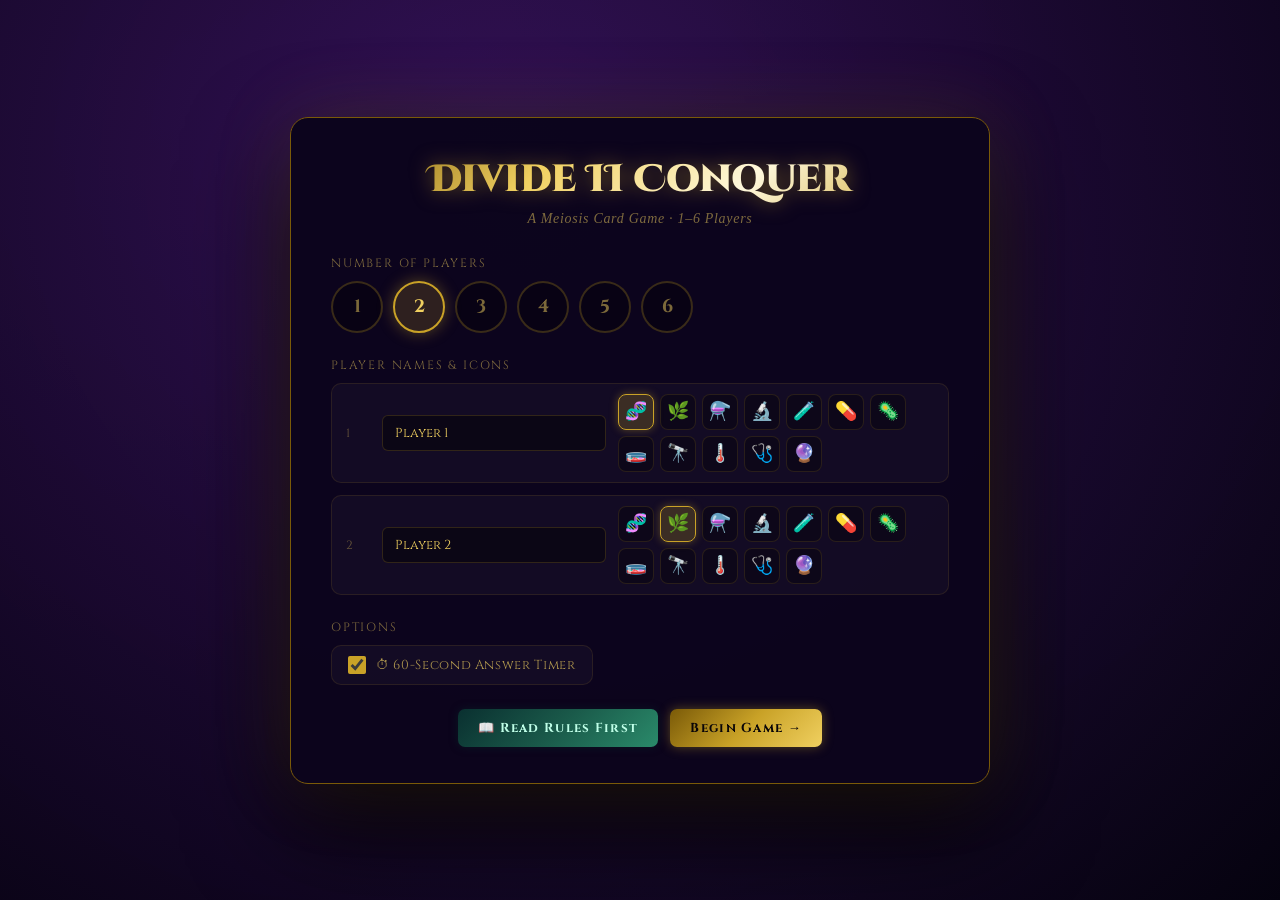
<file: divide2conquer_game_v7.html>
<!DOCTYPE html>
<html lang="en">
<head>
<meta charset="UTF-8">
<meta name="viewport" content="width=device-width, initial-scale=1.0">
<title>Divide II Conquer</title>
<link href="https://fonts.googleapis.com/css2?family=Cinzel+Decorative:wght@700;900&family=Cinzel:wght@400;600;700&family=IM+Fell+English:ital@0;1&display=swap" rel="stylesheet">
<style>
:root {
  --gold: #c9a227; --gold-l: #f0d060; --gold-d: #7a5a08;
  --purple: #3b1f6e; --purple-m: #5a2fa0; --purple-l: #9b6ee0;
  --green: #1a4a2e; --green-m: #2d7a4a; --green-l: #4aad6e;
  --red: #7a1010; --red-l: #e05050;
  --blue: #0e2440; --blue-l: #4090d0;
  --teal: #0a3030; --teal-l: #30b090;
  --bg: #08040f;
  --card-w: 124px; --card-h: 170px;
}
*{box-sizing:border-box;margin:0;padding:0;}
body{background:var(--bg);font-family:'Cinzel',serif;color:var(--gold-l);min-height:100vh;
  background-image:radial-gradient(ellipse at 15% 10%,rgba(90,47,160,.2) 0%,transparent 55%),
  radial-gradient(ellipse at 85% 90%,rgba(45,122,74,.12) 0%,transparent 50%);}

/* ── LAYOUT ── */
#app{display:flex;flex-direction:column;min-height:100vh;}
#header{text-align:center;padding:14px 20px 8px;border-bottom:1px solid rgba(201,162,39,.2);
  background:rgba(0,0,0,.4);backdrop-filter:blur(6px);position:sticky;top:0;z-index:50;}
#header h1{font-family:'Cinzel Decorative',serif;font-size:clamp(18px,3vw,30px);font-weight:900;
  background:linear-gradient(135deg,var(--gold-d),var(--gold-l),#fff8dc,var(--gold));
  -webkit-background-clip:text;-webkit-text-fill-color:transparent;background-clip:text;
  filter:drop-shadow(0 0 8px rgba(201,162,39,.5));}
#status-bar{display:flex;justify-content:center;gap:20px;margin-top:6px;flex-wrap:wrap;}
.status-chip{font-size:13px;letter-spacing:.1em;color:rgba(240,208,96,.7);padding:5px 16px;
  border:1px solid rgba(201,162,39,.25);border-radius:20px;background:rgba(0,0,0,.3);}
.status-chip span{color:var(--gold-l);font-weight:700;}

#game-area{display:grid;grid-template-columns:1fr 1fr;gap:14px;padding:14px;flex:1;}
#log-panel{grid-column:1/-1;max-height:80px;overflow-y:auto;background:rgba(0,0,0,.4);
  border:1px solid rgba(201,162,39,.15);border-radius:8px;padding:10px 14px;font-size:13px;
  font-family:'IM Fell English',serif;font-style:italic;color:rgba(240,208,96,.6);}
#log-panel p{margin-bottom:2px;}
#log-panel p:last-child{color:var(--gold-l);}

/* ── PLAYER ZONE ── */
.player-zone{background:rgba(12,5,28,.85);border:1px solid rgba(201,162,39,.2);
  border-radius:12px;padding:12px;display:flex;flex-direction:column;gap:10px;
  position:relative;overflow:hidden;transition:border-color .3s,box-shadow .3s;}
.player-zone::before{content:'';position:absolute;inset:0;
  background:repeating-linear-gradient(45deg,rgba(201,162,39,.012) 0,rgba(201,162,39,.012) 1px,transparent 1px,transparent 14px);
  pointer-events:none;}
.player-zone.active{border-color:var(--gold);
  box-shadow:0 0 20px rgba(201,162,39,.3),inset 0 0 40px rgba(201,162,39,.04);}
.player-zone.active::after{content:'▶ YOUR TURN';position:absolute;top:-1px;left:50%;
  transform:translateX(-50%);background:var(--gold);color:#0a0610;font-size:11px;
  letter-spacing:.15em;padding:2px 12px;border-radius:0 0 8px 8px;font-weight:700;}

.p-header{display:flex;justify-content:space-between;align-items:center;}
.p-name{font-family:'Cinzel Decorative',serif;font-size:16px;color:var(--gold-l);}
.p-stats{font-size:12px;color:rgba(240,208,96,.55);letter-spacing:.08em;text-align:right;}

/* ── PHASE PROGRESS ── */
.phase-track{display:flex;gap:3px;flex-wrap:wrap;align-items:center;}
.phase-pip{width:18px;height:18px;border-radius:50%;border:1px solid rgba(201,162,39,.25);
  background:rgba(0,0,0,.4);cursor:default;position:relative;transition:all .3s;flex-shrink:0;}
.phase-pip.m1-done{background:radial-gradient(circle,var(--purple-l),var(--purple-m));
  border-color:var(--purple-l);box-shadow:0 0 6px rgba(155,110,224,.7);}
.phase-pip.m2-done{background:radial-gradient(circle,var(--green-l),var(--green-m));
  border-color:var(--green-l);box-shadow:0 0 6px rgba(74,173,110,.7);}
.phase-pip.win-pip{background:radial-gradient(circle,var(--gold-l),var(--gold));
  border-color:var(--gold-l);box-shadow:0 0 8px rgba(240,208,96,.9);}
.phase-sep{width:8px;height:1px;background:rgba(201,162,39,.3);margin:0 1px;}
.phase-label{font-size:11px;color:rgba(240,208,96,.55);letter-spacing:.06em;margin-left:6px;}

/* ── EFFECTS ── */
.effects-row{display:flex;gap:6px;min-height:50px;}
.effect-slot{width:90px;min-height:64px;border-radius:6px;border:1px dashed;
  display:flex;flex-direction:column;align-items:center;justify-content:center;
  gap:2px;font-size:7px;text-align:center;padding:4px;position:relative;transition:all .2s;}
.effect-slot.mut-slot{border-color:rgba(224,80,80,.3);background:rgba(122,16,16,.1);color:rgba(255,140,140,.4);}
.effect-slot.act-slot{border-color:rgba(64,144,208,.3);background:rgba(14,36,64,.1);color:rgba(100,180,255,.4);}
.effect-slot.filled-mut{border-color:var(--red-l);background:rgba(122,16,16,.4);
  box-shadow:0 0 8px rgba(224,80,80,.4);color:#ffaaaa;}
.effect-slot.filled-act{border-color:var(--blue-l);background:rgba(14,36,64,.4);
  box-shadow:0 0 8px rgba(64,144,208,.4);color:#aaddff;}
.effect-slot .e-icon{font-size:20px;line-height:1;}
.effect-slot .e-name{font-size:9px;font-weight:600;line-height:1.2;}
.effect-slot .e-desc{font-size:8px;opacity:.7;line-height:1.2;}
.effect-slot .clear-btn{position:absolute;top:2px;right:3px;font-size:8px;cursor:pointer;
  color:rgba(255,200,200,.5);line-height:1;}
.effect-slot .clear-btn:hover{color:#ff8080;}

/* ── HAND ── */
.hand-area{display:flex;flex-direction:column;gap:6px;}
.hand-label{font-size:12px;letter-spacing:.1em;color:rgba(240,208,96,.5);}
.hand-cards{display:flex;gap:6px;flex-wrap:wrap;min-height:var(--card-h);}

/* ── CARDS ── */
.card{width:var(--card-w);height:var(--card-h);border-radius:8px;border:1.5px solid;
  display:flex;flex-direction:column;align-items:center;justify-content:flex-start;
  padding:6px 5px 5px;cursor:pointer;transition:transform .15s,box-shadow .2s;
  position:relative;overflow:hidden;text-align:center;flex-shrink:0;user-select:none;}
.card::after{content:'';position:absolute;inset:0;
  background:linear-gradient(180deg,rgba(255,255,255,.08) 0%,transparent 40%);pointer-events:none;}
.card:hover{transform:translateY(-8px) rotate(-1deg);z-index:10;}
.card.selected{transform:translateY(-12px);z-index:20;}

.card-type{font-size:9px;letter-spacing:.1em;margin-bottom:3px;opacity:.7;}
.card-name{font-size:11px;font-weight:700;letter-spacing:.04em;line-height:1.3;margin-bottom:4px;}
.card-icon{font-size:30px;line-height:1;margin-bottom:4px;filter:drop-shadow(0 0 5px currentColor);}
.card-effect{font-size:9px;line-height:1.4;opacity:.8;font-family:'IM Fell English',serif;font-style:italic;}
.card-flavor{font-size:8px;opacity:.5;margin-top:auto;font-family:'IM Fell English',serif;font-style:italic;line-height:1.3;border-top:1px solid rgba(201,162,39,.15);padding-top:3px;width:100%;}

.card.phase{background:radial-gradient(ellipse at 50% 10%,rgba(90,47,160,.6),rgba(20,8,50,.97));
  border-color:var(--purple-m);color:#e0d0ff;}
.card.phase:hover{box-shadow:0 10px 30px rgba(90,47,160,.7),0 0 20px rgba(155,110,224,.3);}
.card.phase.selected{box-shadow:0 14px 35px rgba(90,47,160,.9),0 0 25px rgba(155,110,224,.5);}
.card.phase-win{background:radial-gradient(ellipse at 50% 10%,rgba(100,70,20,.8),rgba(30,15,0,.97));
  border-color:var(--gold);color:var(--gold-l);}
.card.phase-win:hover{box-shadow:0 10px 30px rgba(201,162,39,.6);}

.card.mutation{background:radial-gradient(ellipse at 50% 10%,rgba(140,20,20,.7),rgba(40,5,5,.97));
  border-color:var(--red-l);color:#ffbbbb;}
.card.mutation:hover{box-shadow:0 10px 30px rgba(224,80,80,.6);}
.card.mutation.selected{box-shadow:0 14px 35px rgba(224,80,80,.8);}

.card.action{background:radial-gradient(ellipse at 50% 10%,rgba(20,70,160,.7),rgba(5,15,40,.97));
  border-color:var(--blue-l);color:#bbddff;}
.card.action:hover{box-shadow:0 10px 30px rgba(64,144,208,.6);}
.card.action.selected{box-shadow:0 14px 35px rgba(64,144,208,.8);}

.card.intervention{background:radial-gradient(ellipse at 50% 10%,rgba(10,80,60,.7),rgba(3,20,15,.97));
  border-color:var(--teal-l);color:#bbffee;}
.card.intervention:hover{box-shadow:0 10px 30px rgba(48,176,144,.6);}
.card.intervention.selected{box-shadow:0 14px 35px rgba(48,176,144,.8);}

.card.back{background:radial-gradient(ellipse at 40% 30%,#4a2880,var(--purple),#1a0838);
  border-color:var(--purple-m);cursor:default;}
.card.back:hover{transform:none;}
.card.probe{background:radial-gradient(ellipse at 50% 10%,rgba(40,100,160,.8),rgba(5,15,40,.97));
  border-color:#60b8f0;color:#c8eaff;}
.card.probe:hover{box-shadow:0 10px 30px rgba(60,150,220,.6);}
.card.probe.selected{box-shadow:0 14px 35px rgba(60,150,220,.9);}
.card.phase.wild{border-color:#f0c060;background:radial-gradient(ellipse at 50% 10%,rgba(120,80,10,.7),rgba(30,18,0,.97));
  color:#fff0b0;}
.card.phase.wild:hover{box-shadow:0 10px 30px rgba(240,180,40,.6);}
.card.phase.wild.selected{box-shadow:0 14px 35px rgba(240,180,40,.9);}

/* ── ACTION BUTTONS ── */
#action-bar{grid-column:1/-1;display:flex;gap:8px;justify-content:center;
  flex-wrap:wrap;padding:6px 0;}
.btn{padding:10px 20px;border:none;border-radius:7px;font-family:'Cinzel',serif;
  font-size:13px;letter-spacing:.1em;font-weight:700;cursor:pointer;transition:all .2s;
  position:relative;overflow:hidden;}
.btn:disabled{opacity:.35;cursor:not-allowed;}
.btn-gold{background:linear-gradient(135deg,var(--gold-d),var(--gold),var(--gold-l));color:#080408;
  box-shadow:0 0 12px rgba(201,162,39,.4);}
.btn-gold:not(:disabled):hover{box-shadow:0 0 22px rgba(201,162,39,.7);transform:translateY(-1px);}
.btn-purple{background:linear-gradient(135deg,var(--purple),var(--purple-m),var(--purple-l));color:#f0e8ff;
  box-shadow:0 0 10px rgba(90,47,160,.4);}
.btn-purple:not(:disabled):hover{box-shadow:0 0 20px rgba(90,47,160,.7);transform:translateY(-1px);}
.btn-red{background:linear-gradient(135deg,#5a0808,var(--red),#b82020);color:#ffe0e0;
  box-shadow:0 0 10px rgba(122,16,16,.4);}
.btn-red:not(:disabled):hover{box-shadow:0 0 20px rgba(200,60,60,.6);transform:translateY(-1px);}
.btn-teal{background:linear-gradient(135deg,var(--teal),#1a5a4a,#2a8a6a);color:#c0ffe8;
  box-shadow:0 0 10px rgba(10,48,48,.4);}
.btn-teal:not(:disabled):hover{box-shadow:0 0 20px rgba(48,176,144,.5);transform:translateY(-1px);}

/* ── MODAL ── */
#modal-overlay{position:fixed;inset:0;background:rgba(0,0,0,.88);
  display:flex;align-items:center;justify-content:center;z-index:100;
  backdrop-filter:blur(4px);opacity:0;pointer-events:none;transition:opacity .25s;}
#modal-overlay.open{opacity:1;pointer-events:all;}
#modal{background:radial-gradient(ellipse at 50% 0%,rgba(60,30,110,.9),rgba(10,5,25,.98));
  border:1px solid var(--gold-d);border-radius:14px;padding:28px 32px;max-width:600px;width:92%;
  box-shadow:0 0 60px rgba(201,162,39,.2),0 30px 80px rgba(0,0,0,.8);
  position:relative;transform:translateY(20px);transition:transform .25s;}
#modal-overlay.open #modal{transform:translateY(0);}
#modal h2{font-family:'Cinzel Decorative',serif;font-size:20px;text-align:center;
  margin-bottom:6px;color:var(--gold-l);}
#modal .modal-sub{font-size:13px;color:rgba(240,208,96,.55);text-align:center;
  letter-spacing:.1em;margin-bottom:16px;font-family:'IM Fell English',serif;font-style:italic;}
#modal-body{font-size:13px;line-height:1.7;color:rgba(240,208,96,.85);
  font-family:'IM Fell English',serif;text-align:center;margin-bottom:20px;}
#modal-body .q-text{font-size:17px;color:var(--gold-l);font-style:normal;
  border:1px solid rgba(201,162,39,.25);border-radius:8px;padding:14px;
  background:rgba(0,0,0,.3);margin-bottom:14px;line-height:1.5;}
#modal-body .choice-btn{display:block;width:100%;text-align:left;
  background:rgba(255,255,255,.04);border:1px solid rgba(201,162,39,.2);
  border-radius:6px;padding:12px 16px;margin-bottom:8px;cursor:pointer;
  font-family:'IM Fell English',serif;font-size:15px;color:rgba(240,208,96,.8);
  transition:all .15s;line-height:1.5;}
#modal-body .choice-btn:hover{background:rgba(201,162,39,.12);border-color:var(--gold-d);color:var(--gold-l);}
#modal-body .choice-btn.correct{background:rgba(30,100,50,.5);border-color:var(--green-l);color:#80ffaa;}
#modal-body .choice-btn.wrong{background:rgba(100,20,20,.5);border-color:var(--red-l);color:#ff9090;}
#modal-body .choice-btn.selected-answer{background:rgba(201,162,39,.18);border-color:var(--gold);color:var(--gold-l);box-shadow:0 0 8px rgba(201,162,39,.4);}
#modal-footer{display:flex;gap:10px;justify-content:center;flex-wrap:wrap;}
.divider-line{height:1px;background:linear-gradient(90deg,transparent,var(--gold-d),transparent);
  margin:14px 0;}

/* ── TARGET SELECTOR ── */
#target-overlay{position:fixed;inset:0;background:rgba(0,0,0,.7);
  display:flex;align-items:center;justify-content:center;z-index:90;
  opacity:0;pointer-events:none;transition:opacity .2s;}
#target-overlay.open{opacity:1;pointer-events:all;}
#target-box{background:rgba(15,6,35,.97);border:1px solid var(--gold-d);border-radius:12px;
  padding:24px 28px;text-align:center;box-shadow:0 0 40px rgba(0,0,0,.8);}
#target-box h3{font-family:'Cinzel Decorative',serif;font-size:18px;color:var(--gold-l);margin-bottom:14px;}
.target-btn{display:block;width:100%;padding:13px 24px;margin-bottom:8px;border-radius:7px;
  border:1px solid rgba(201,162,39,.3);background:rgba(201,162,39,.08);color:var(--gold-l);
  font-family:'Cinzel',serif;font-size:14px;cursor:pointer;transition:all .15s;}
.target-btn:hover{background:rgba(201,162,39,.2);border-color:var(--gold);}

/* ── TOAST ── */
#toast{position:fixed;bottom:24px;left:50%;transform:translateX(-50%) translateY(20px);
  background:rgba(10,5,25,.97);border:1px solid var(--gold-d);border-radius:8px;
  padding:12px 26px;font-size:15px;color:var(--gold-l);z-index:200;
  opacity:0;transition:all .3s;pointer-events:none;white-space:nowrap;}
#toast.show{opacity:1;transform:translateX(-50%) translateY(0);}

/* ── CARD BACK pattern ── */
.card.back::before{content:'🧬';position:absolute;font-size:40px;opacity:.08;
  top:50%;left:50%;transform:translate(-50%,-50%);}

/* ── WIN SCREEN ── */
#win-screen{position:fixed;inset:0;background:rgba(0,0,0,.95);display:none;
  align-items:center;justify-content:center;z-index:300;flex-direction:column;gap:20px;
  text-align:center;}
#win-screen.show{display:flex;}
#win-screen h1{font-family:'Cinzel Decorative',serif;font-size:clamp(28px,6vw,56px);
  background:linear-gradient(135deg,var(--gold-d),var(--gold-l),#fff8dc,var(--gold));
  -webkit-background-clip:text;-webkit-text-fill-color:transparent;background-clip:text;
  filter:drop-shadow(0 0 20px rgba(201,162,39,.8));animation:pulse 2s ease-in-out infinite;}
@keyframes pulse{0%,100%{filter:drop-shadow(0 0 20px rgba(201,162,39,.8));}
  50%{filter:drop-shadow(0 0 40px rgba(201,162,39,1));}}
#win-screen p{font-family:'IM Fell English',serif;font-style:italic;font-size:16px;
  color:rgba(240,208,96,.7);}

/* ── MISC ── */
.skip-badge{display:inline-block;background:rgba(224,80,80,.2);border:1px solid var(--red-l);
  color:#ff9090;font-size:11px;padding:3px 10px;border-radius:10px;letter-spacing:.08em;}
.extra-q-badge{display:inline-block;background:rgba(201,162,39,.15);border:1px solid var(--gold-d);
  color:var(--gold);font-size:11px;padding:3px 10px;border-radius:10px;}
.frozen-badge{display:inline-block;background:rgba(64,144,208,.15);border:1px solid var(--blue-l);
  color:#88ccff;font-size:11px;padding:3px 10px;border-radius:10px;}
.section-title{font-size:12px;letter-spacing:.1em;color:rgba(240,208,96,.5);
  text-transform:uppercase;margin-bottom:5px;}
.effect-slot.shield-slot{border-color:rgba(48,176,144,.3);background:rgba(10,48,48,.15);color:rgba(100,220,180,.4);}
.effect-slot.filled-shield{border-color:var(--teal-l);background:rgba(10,48,48,.5);
  box-shadow:0 0 8px rgba(48,176,144,.4);color:#aaffee;}
.lost-turns-badge{display:inline-block;background:rgba(180,80,20,.2);border:1px solid #e08030;
  color:#ffa060;font-size:11px;padding:3px 10px;border-radius:10px;letter-spacing:.08em;}

/* ── SETUP SCREEN ── */
#setup-screen{position:fixed;inset:0;z-index:500;background:radial-gradient(ellipse at 40% 20%,rgba(60,20,100,.8),rgba(5,2,15,.98)),
  radial-gradient(ellipse at 80% 80%,rgba(20,60,30,.4),transparent 60%);
  display:flex;align-items:center;justify-content:center;overflow-y:auto;padding:20px;}
#setup-screen.hidden{display:none;}
#setup-box{background:rgba(12,5,28,.97);border:1px solid var(--gold-d);border-radius:18px;
  padding:36px 40px;max-width:700px;width:100%;box-shadow:0 0 80px rgba(201,162,39,.15),0 40px 100px rgba(0,0,0,.9);}
#setup-box h1{font-family:'Cinzel Decorative',serif;font-size:clamp(22px,4vw,38px);font-weight:900;
  background:linear-gradient(135deg,var(--gold-d),var(--gold-l),#fff8dc,var(--gold));
  -webkit-background-clip:text;-webkit-text-fill-color:transparent;background-clip:text;
  text-align:center;margin-bottom:6px;filter:drop-shadow(0 0 10px rgba(201,162,39,.5));}
#setup-box .subtitle{text-align:center;font-family:'IM Fell English',serif;font-style:italic;
  color:rgba(240,208,96,.5);font-size:14px;margin-bottom:28px;letter-spacing:.05em;}
.setup-section{margin-bottom:24px;}
.setup-label{font-size:12px;letter-spacing:.15em;color:rgba(240,208,96,.5);text-transform:uppercase;margin-bottom:10px;}
.player-count-row{display:flex;gap:10px;flex-wrap:wrap;}
.pc-btn{width:52px;height:52px;border-radius:50%;border:2px solid rgba(201,162,39,.25);
  background:rgba(0,0,0,.3);color:rgba(240,208,96,.5);font-family:'Cinzel',serif;font-size:18px;
  font-weight:700;cursor:pointer;transition:all .2s;display:flex;align-items:center;justify-content:center;}
.pc-btn:hover{border-color:var(--gold-d);color:var(--gold);}
.pc-btn.active{border-color:var(--gold);background:rgba(201,162,39,.18);color:var(--gold-l);
  box-shadow:0 0 16px rgba(201,162,39,.4);}
#player-config{display:flex;flex-direction:column;gap:12px;margin-top:4px;}
.player-row{display:flex;align-items:center;gap:12px;padding:10px 14px;
  background:rgba(255,255,255,.03);border:1px solid rgba(201,162,39,.12);border-radius:10px;}
.player-row .prow-num{font-size:12px;color:rgba(240,208,96,.4);width:24px;flex-shrink:0;}
.player-row input{background:rgba(0,0,0,.4);border:1px solid rgba(201,162,39,.2);border-radius:6px;
  padding:8px 12px;color:var(--gold-l);font-family:'Cinzel',serif;font-size:13px;flex:1;
  outline:none;transition:border-color .2s;}
.player-row input:focus{border-color:var(--gold-d);}
.icon-picker{display:flex;gap:6px;flex-wrap:wrap;}
.icon-opt{width:36px;height:36px;border-radius:8px;border:1px solid rgba(201,162,39,.15);
  background:rgba(0,0,0,.3);font-size:18px;cursor:pointer;display:flex;align-items:center;
  justify-content:center;transition:all .15s;}
.icon-opt:hover{border-color:var(--gold-d);background:rgba(201,162,39,.1);}
.icon-opt.chosen{border-color:var(--gold);background:rgba(201,162,39,.22);
  box-shadow:0 0 8px rgba(201,162,39,.4);}
.setup-options-row{display:flex;gap:16px;flex-wrap:wrap;align-items:center;}
.toggle-pill{display:flex;align-items:center;gap:10px;padding:10px 16px;
  background:rgba(255,255,255,.03);border:1px solid rgba(201,162,39,.12);border-radius:10px;cursor:pointer;}
.toggle-pill input[type=checkbox]{width:18px;height:18px;accent-color:var(--gold);cursor:pointer;}
.toggle-pill span{font-size:13px;color:rgba(240,208,96,.7);font-family:'Cinzel',serif;letter-spacing:.05em;}
.setup-start-row{display:flex;gap:12px;justify-content:center;margin-top:8px;flex-wrap:wrap;}

/* ── RULES OVERLAY ── */
#rules-overlay{position:fixed;inset:0;z-index:600;background:rgba(0,0,0,.92);
  display:flex;align-items:flex-start;justify-content:center;overflow-y:auto;
  padding:24px 16px;opacity:0;pointer-events:none;transition:opacity .25s;}
#rules-overlay.open{opacity:1;pointer-events:all;}
#rules-box{background:radial-gradient(ellipse at 50% 0%,rgba(40,18,80,.95),rgba(8,4,18,.99));
  border:1px solid var(--gold-d);border-radius:16px;padding:32px 36px;max-width:680px;width:100%;
  box-shadow:0 0 60px rgba(201,162,39,.15);position:relative;}
#rules-box h2{font-family:'Cinzel Decorative',serif;font-size:22px;color:var(--gold-l);
  text-align:center;margin-bottom:4px;}
#rules-box .rules-sub{text-align:center;font-family:'IM Fell English',serif;font-style:italic;
  color:rgba(240,208,96,.45);font-size:13px;margin-bottom:22px;}
.rules-section{margin-bottom:20px;}
.rules-section h3{font-family:'Cinzel',serif;font-size:13px;font-weight:700;letter-spacing:.12em;
  color:var(--gold);text-transform:uppercase;margin-bottom:8px;padding-bottom:4px;
  border-bottom:1px solid rgba(201,162,39,.2);}
.rules-section p,.rules-section li{font-family:'IM Fell English',serif;font-style:italic;
  font-size:14px;color:rgba(240,208,96,.8);line-height:1.7;margin-bottom:4px;}
.rules-section ul{padding-left:18px;}
.rules-card-row{display:flex;gap:8px;flex-wrap:wrap;margin-top:6px;}
.rules-card-chip{padding:4px 12px;border-radius:20px;font-size:12px;font-family:'Cinzel',serif;
  letter-spacing:.06em;border:1px solid;display:flex;align-items:center;gap:5px;}
.rcc-phase{border-color:var(--purple-l);background:rgba(90,47,160,.15);color:#d0c0ff;}
.rcc-win{border-color:var(--gold);background:rgba(201,162,39,.12);color:var(--gold-l);}
.rcc-mut{border-color:var(--red-l);background:rgba(122,16,16,.15);color:#ffbbbb;}
.rcc-act{border-color:var(--blue-l);background:rgba(14,36,64,.2);color:#bbddff;}
.rcc-int{border-color:var(--teal-l);background:rgba(10,48,48,.2);color:#bbffee;}
#rules-close-btn{position:absolute;top:14px;right:16px;background:none;border:none;
  color:rgba(240,208,96,.4);font-size:22px;cursor:pointer;line-height:1;padding:4px;}
#rules-close-btn:hover{color:var(--gold);}

/* ── RULES BUTTON in header ── */
#btn-rules{position:absolute;right:16px;top:50%;transform:translateY(-50%);
  padding:6px 14px;font-size:11px;}
#header{position:relative;}

/* ── TIMER ── */
#timer-bar-wrap{grid-column:1/-1;height:6px;background:rgba(0,0,0,.4);border-radius:4px;
  overflow:hidden;display:none;}
#timer-bar{height:100%;width:100%;background:linear-gradient(90deg,var(--green-l),var(--gold),var(--red-l));
  transition:width 1s linear;}
/* In-modal timer strip */
#modal-timer{display:none;margin:-10px -32px 18px -32px;padding:0;}
#modal-timer-bar-wrap{height:8px;background:rgba(0,0,0,.5);border-radius:0;}
#modal-timer-bar{height:100%;width:100%;background:linear-gradient(90deg,var(--green-l),var(--gold),var(--red-l));
  transition:width 1s linear;border-radius:0;}
#modal-timer-display{font-family:'Cinzel',serif;font-size:22px;font-weight:700;
  text-align:center;padding:8px 0 4px;letter-spacing:.08em;color:var(--gold-l);
  transition:color .3s;}
#modal-timer-display.urgent{color:var(--red-l);animation:flash .4s ease-in-out infinite;}
@keyframes flash{0%,100%{opacity:1;}50%{opacity:.25;}}
</style>
</head>
<body>

<!-- ══════════════════════════════════════════════════
     SETUP SCREEN
══════════════════════════════════════════════════ -->
<div id="setup-screen">
  <div id="setup-box">
    <h1>Divide II Conquer</h1>
    <div class="subtitle">A Meiosis Card Game · 1–6 Players</div>

    <div class="setup-section">
      <div class="setup-label">Number of Players</div>
      <div class="player-count-row" id="pc-row">
        <button class="pc-btn" data-n="1" onclick="setPlayerCount(1)">1</button>
        <button class="pc-btn active" data-n="2" onclick="setPlayerCount(2)">2</button>
        <button class="pc-btn" data-n="3" onclick="setPlayerCount(3)">3</button>
        <button class="pc-btn" data-n="4" onclick="setPlayerCount(4)">4</button>
        <button class="pc-btn" data-n="5" onclick="setPlayerCount(5)">5</button>
        <button class="pc-btn" data-n="6" onclick="setPlayerCount(6)">6</button>
      </div>
    </div>

    <div class="setup-section">
      <div class="setup-label">Player Names &amp; Icons</div>
      <div id="player-config"></div>
    </div>

    <div class="setup-section">
      <div class="setup-label">Options</div>
      <div class="setup-options-row">
        <label class="toggle-pill">
          <input type="checkbox" id="opt-timer" checked>
          <span>⏱ 60-Second Answer Timer</span>
        </label>
      </div>
    </div>

    <div class="setup-start-row">
      <button class="btn btn-teal" onclick="showRules()">📖 Read Rules First</button>
      <button class="btn btn-gold" onclick="startGame()">Begin Game →</button>
    </div>
  </div>
</div>

<!-- ══════════════════════════════════════════════════
     RULES OVERLAY
══════════════════════════════════════════════════ -->
<div id="rules-overlay">
  <div id="rules-box">
    <button id="rules-close-btn" onclick="closeRules()">✕</button>
    <h2>📖 Rules of Play</h2>
    <div class="rules-sub">Divide II Conquer — Meiosis Card Game</div>

    <div class="rules-section">
      <h3>Objective</h3>
      <p>Be the first player to complete all <strong>8 phases of meiosis</strong> in order by playing Phase Cards and answering Challenge Questions. The final phase — <em>Telophase II &amp; Cytokinesis</em> — requires a harder Violet question to win.</p>
    </div>

    <div class="rules-section">
      <h3>Turn Structure</h3>
      <ul>
        <li><strong>Draw:</strong> Draw 2 cards from the main deck to start your turn.</li>
        <li><strong>Play:</strong> Play up to 3 cards (3 actions). Each play costs 1 action.</li>
        <li><strong>End Turn:</strong> Discard down to 5 cards if needed, then pass to the next player.</li>
      </ul>
    </div>

    <div class="rules-section">
      <h3>Card Types</h3>
      <div class="rules-card-row">
        <span class="rules-card-chip rcc-phase">🔮 Phase Card</span>
        <span class="rules-card-chip rcc-win">🏆 Final Phase</span>
        <span class="rules-card-chip rcc-mut">☣️ Mutation</span>
        <span class="rules-card-chip rcc-act">⚡ Action</span>
        <span class="rules-card-chip rcc-int">🛡️ Intervention</span>
        <span class="rules-card-chip" style="border-color:#f0c060;background:rgba(120,80,10,.15);color:#fff0b0;">🌀 Wild Phase</span>
        <span class="rules-card-chip" style="border-color:#60b8f0;background:rgba(20,60,120,.15);color:#c8eaff;">🔭 DNA Probe</span>
      </div>
      <ul style="margin-top:10px;">
        <li><strong>Phase Cards</strong> — Play the next phase in your sequence. Answer a 🟢 Green question to advance. Must be played in order (Prophase I → … → Telophase II).</li>
        <li><strong>Final Phase</strong> — Telophase II &amp; Cytokinesis requires a 🟣 Violet question to win.</li>
        <li><strong>Mutation Cards</strong> — Target an opponent. Answer a Green question; if correct, the mutation takes effect on them (up to 2 active at once).</li>
        <li><strong>Action Cards</strong> — Target an opponent. They may block by answering a Violet question. Unblocked actions set back or skip the target.</li>
        <li><strong>Intervention Cards</strong> — No question needed. Either <em>place as a Shield</em> on yourself (auto-blocks the matching incoming mutation) or <em>cure a target's</em> active mutation.</li>
        <li><strong>Wild Phase Cards</strong> 🌀⭐ — Substitutes for any phase in a set range. <em>Wild: Meiosis I</em> covers phases 1–4, <em>Wild: Meiosis II</em> covers phases 5–7, <em>Wild Phase</em> (universal) covers any non-final phase. Still requires a Green Challenge.</li>
        <li><strong>DNA Probe</strong> 🔭 — No question needed. Look at the top 5 cards of the deck and take one into your hand. The rest return to the top of the deck. Costs 1 action.</li>
      </ul>
    </div>

    <div class="rules-section">
      <h3>Mutations &amp; Shields</h3>
      <ul>
        <li>Each player can hold up to <strong>2 active mutations</strong> and <strong>2 active shields</strong>.</li>
        <li><strong>Point Mutation</strong> — Must answer an extra Green Challenge per phase.</li>
        <li><strong>Frameshift</strong> — Skip every other turn until cured.</li>
        <li><strong>Chromosomal Deletion</strong> — Immediately discard 2 cards.</li>
        <li><strong>Translocation</strong> — Swap hands with another player.</li>
        <li>Shields auto-consume when a matching mutation is played against you.</li>
      </ul>
    </div>

    <div class="rules-section">
      <h3>Special Rules</h3>
      <ul>
        <li><strong>Anaphase I</strong> — If you answer incorrectly, you must retry this phase next turn (the card is discarded but you keep your progress).</li>
        <li><strong>Exchange Hand</strong> — Discard your entire hand (min. 5 cards) and draw 5 new ones. Must be your <em>only</em> action and ends your turn immediately.</li>
        <li><strong>Spindle Malfunction</strong> — Prevents playing Metaphase I or II for one turn. The card stays in your hand.</li>
        <li><strong>Challenge! Action</strong> — Target loses their next turn.</li>
      </ul>
    </div>

    <div class="rules-section">
      <h3>Challenge Questions</h3>
      <ul>
        <li>🟢 <strong>Green (DOK 1–2)</strong> — Used for Phase Cards and Mutation Cards.</li>
        <li>🟣 <strong>Violet (DOK 3–4)</strong> — Used to block Action Cards and to win the final phase.</li>
        <li>If a timer is enabled, you have <strong>60 seconds</strong> to select and confirm your answer. Time-out counts as an incorrect answer.</li>
      </ul>
    </div>

    <div style="text-align:center;margin-top:24px;">
      <button class="btn btn-gold" onclick="closeRules()">Got it.</button>
    </div>
  </div>
</div>

<!-- ══════════════════════════════════════════════════
     GAME APP
══════════════════════════════════════════════════ -->
<div id="app" style="display:none;">
  <div id="header">
    <h1>Divide II Conquer</h1>
    <div id="status-bar">
      <div class="status-chip">Round <span id="hd-round">1</span></div>
      <div class="status-chip">Turn: <span id="hd-player">Player 1</span></div>
      <div class="status-chip">Actions left: <span id="hd-actions">3</span></div>
      <div class="status-chip">Main deck: <span id="hd-deck">104</span></div>
    </div>
    <button class="btn btn-teal" id="btn-rules" onclick="showRules()">📖 Rules</button>
  </div>

  <div id="game-area">
    <!-- TIMER (legacy stubs, kept for compat) -->

    <!-- LOG -->
    <div id="log-panel"><p>⚗️ Game ready.</p></div>

    <!-- ACTION BAR -->
    <div id="action-bar">
      <button class="btn btn-gold" id="btn-draw" onclick="drawCards()">Draw 2 Cards</button>
      <button class="btn btn-purple" id="btn-play" onclick="playSelected()" disabled>Play Selected Card</button>
      <button class="btn btn-teal" id="btn-exchange" onclick="exchangeHand()" disabled title="Discard entire hand (min 5), draw 5. Must be only action. Ends turn.">⇄ Exchange Hand</button>
      <button class="btn btn-teal" id="btn-end" onclick="endTurn()">End Turn</button>
    </div>

    <!-- PLAYER ZONES rendered dynamically -->
    <div id="player-zones" style="display:contents;"></div>
  </div>
</div>

<!-- TARGET SELECTOR -->
<div id="target-overlay">
  <div id="target-box">
    <h3>Choose Target</h3>
    <div id="target-buttons"></div>
    <button class="target-btn" style="margin-top:4px;opacity:.6;" onclick="closeTarget()">Cancel</button>
  </div>
</div>

<!-- CHALLENGE MODAL -->
<div id="modal-overlay">
  <div id="modal">
    <h2 id="modal-title">Challenge Question</h2>
    <div class="modal-sub" id="modal-sub">Answer correctly to proceed</div>
    <div id="modal-timer">
      <div id="modal-timer-display">60</div>
      <div id="modal-timer-bar-wrap"><div id="modal-timer-bar"></div></div>
    </div>
    <div class="divider-line"></div>
    <div id="modal-body"></div>
    <div id="modal-footer"></div>
  </div>
</div>

<!-- WIN SCREEN -->
<div id="win-screen">
  <div style="font-size:60px;">🏆</div>
  <h1 id="win-title">Player 1 Wins!</h1>
  <p id="win-sub">All 8 phases of meiosis complete — four unique gametes created!</p>
  <button class="btn btn-gold" onclick="resetGame()" style="margin-top:10px;">Play Again</button>
</div>

<!-- TOAST -->
<div id="toast"></div>

<script>
// ═══════════════════════════════════════════════════════
// DATA
// ═══════════════════════════════════════════════════════

const PHASE_NAMES = [
  'Prophase I','Metaphase I','Anaphase I','Telophase I',
  'Prophase II','Metaphase II','Anaphase II','Telophase II & Cytokinesis'
];

const PHASE_TIPS = [
  'Homologous chromosomes pair & crossing over begins.',
  'Chromosomes align at the equator, guided by spindle fibers.',
  'Homologous chromosomes separate to opposite poles. Answer correctly or retry next turn.',
  'The cell divides—two haploid cells form.',
  'Second division begins. No DNA replication this time.',
  'Sister chromatids line up for their final separation.',
  'Spindle fibers separate sister chromatids to opposite poles.',
  '🏆 FINAL PHASE — Answer a Violet Challenge to WIN!'
];

const PHASE_FLAVORS = [
  '"Homologous chromosomes find their partners and crossing over begins."',
  '"Chromosomes align in the center, guided by the spindle fibers."',
  '"Homologous chromosomes separate and move to opposite sides of the cell."',
  '"The cell divides, but there\'s more work to be done."',
  '"A second round of division begins—no DNA replication this time."',
  '"Sister chromatids line up for one last separation."',
  '"Spindle fibers attach to kinetochores and separate the sister chromatids."',
  '"The final split—four unique gametes are created."'
];

const CARDS = {
  // 8 unique phase cards (×7 copies each = 56)
  phase: [
    ...PHASE_NAMES.map((name,i)=>({
      id:`phase_${i}`, type:'phase', name, icon: i<4?'🔮':'🌿',
      phaseIndex:i, isWin: i===7, isWild: false,
      effect: i===7 ? 'Answer a Violet Challenge to WIN the game!' : (i===2 ? 'Answer correctly or retry this phase next turn.' : 'Answer a Green Challenge to progress.'),
      flavor: PHASE_FLAVORS[i], tip: PHASE_TIPS[i]
    })),
    // Wild Phase cards — playable as any phase in Meiosis I (0–3)
    {id:'wild_m1', type:'phase', name:'Wild: Meiosis I', icon:'🌀', phaseIndex:-1, isWin:false, isWild:true, wildSet:'m1',
      effect:'Play as any Meiosis I phase (0–3). Answer a Green Challenge to advance.',
      flavor:'"Cellular chaos — any division will do."',
      tip:'Wild card: substitutes for Prophase I, Metaphase I, Anaphase I, or Telophase I.'},
    // Wild Phase cards — playable as any phase in Meiosis II (4–7, except win phase)
    {id:'wild_m2', type:'phase', name:'Wild: Meiosis II', icon:'🌀', phaseIndex:-1, isWin:false, isWild:true, wildSet:'m2',
      effect:'Play as any Meiosis II phase (4–7). Answer a Green Challenge to advance.',
      flavor:'"The second act — whatever it takes."',
      tip:'Wild card: substitutes for Prophase II, Metaphase II, Anaphase II, or Telophase II.'},
    // Universal Wild — any non-win phase
    {id:'wild_any', type:'phase', name:'Wild Phase', icon:'⭐', phaseIndex:-1, isWin:false, isWild:true, wildSet:'any',
      effect:'Play as any phase (1–7, not final). Answer a Green Challenge to advance.',
      flavor:'"Genetic flexibility at its finest."',
      tip:'Wild card: substitutes for any phase except Telophase II & Cytokinesis (the win phase).'},
  ],

  mutation: [
    {id:'mut_point', type:'mutation', name:'Point Mutation', icon:'☣️',
      effect:'Targeted player must answer an extra Green Challenge per phase.',
      flavor:'"A single base change—small but potentially disastrous."',
      effectKey:'point_mutation'},
    {id:'mut_frame', type:'mutation', name:'Frameshift Mutation', icon:'🔀',
      effect:'Targeted player must skip every other turn until repaired.',
      flavor:'"A deletion or insertion shifts the entire reading frame!"',
      effectKey:'frameshift'},
    {id:'mut_del', type:'mutation', name:'Chromosomal Deletion', icon:'✂️',
      effect:'Targeted player discards 2 cards immediately.',
      flavor:'"A chunk of genetic material is missing!"',
      effectKey:'chr_deletion'},
    {id:'mut_trans', type:'mutation', name:'Translocation', icon:'🔄',
      effect:'Targeted player swaps hands with another player.',
      flavor:'"A chromosome segment reattaches to the wrong place."',
      effectKey:'translocation'},
  ],

  action: [
    {id:'act_check', type:'action', name:'Checkpoint Failure!', icon:'🚫',
      effect:'Targeted player must restart their current phase.',
      flavor:'"The cell cycle checkpoint has detected an issue!"',
      effectKey:'checkpoint'},
    {id:'act_spindle', type:'action', name:'Spindle Malfunction!', icon:'🕸️',
      effect:'Targeted player cannot play Metaphase I or II next turn.',
      flavor:'"The spindle fibers fail to attach properly!"',
      effectKey:'spindle'},
    {id:'act_challenge', type:'action', name:'Challenge!', icon:'❓',
      effect:'Target must answer a Violet Challenge or lose a turn.',
      flavor:'"Your knowledge is being tested!"',
      effectKey:'forced_challenge'},
  ],

  probe: [
    {id:'probe_1', type:'probe', name:'DNA Probe', icon:'🔭',
      effect:'Look at the top 5 cards of the deck. Take one into your hand; return the rest.',
      flavor:'"Fluorescent markers light up your target sequence."',
      tip:'No challenge required. Draw 5, keep 1, return 4 to top of deck.'},
  ],

  intervention: [
    {id:'int_cyto', type:'intervention', name:'Cytoskeleton Support', icon:'🏗️',
      effect:'Removes a Spindle Malfunction from any player.',
      flavor:'"The cellular scaffolding ensures proper division."',
      removes:'spindle'},
    {id:'int_polym', type:'intervention', name:'DNA Polymerase δ/ε', icon:'🔬',
      effect:'Removes a Point Mutation from any player.',
      flavor:'"Proofreading and repairing DNA—keeping things stable."',
      removes:'point_mutation'},
    {id:'int_mis', type:'intervention', name:'Mismatch Repair', icon:'🛠️',
      effect:'Removes a Frameshift Mutation from any player.',
      flavor:'"The quality control of DNA replication."',
      removes:'frameshift'},
    {id:'int_recomb', type:'intervention', name:'Recombination Event', icon:'🧩',
      effect:'Removes Chromosomal Deletion from any player.',
      flavor:'"Swapping genetic material to maintain balance."',
      removes:'chr_deletion'},
    {id:'int_crispr', type:'intervention', name:'CRISPR/Cas9', icon:'✨',
      effect:'Wildcard: Removes any Mutation Card from any player.',
      flavor:'"Genome editing at its finest."',
      removes:'any'},
  ]
};

// ─── QUESTION BANKS ───
const GREEN_Q = [
  {q:"What is the primary purpose of meiosis?", opts:["Create identical body cells","Produce genetically unique gametes","Repair damaged DNA","Copy chromosomes exactly"], ans:1},
  {q:"During which phase do homologous chromosomes pair up?", opts:["Metaphase I","Telophase II","Prophase I","Anaphase II"], ans:2},
  {q:"What is 'crossing over' and when does it occur?", opts:["Chromosome deletion in Anaphase I","Exchange of genetic material between homologs in Prophase I","Spindle fiber attachment in Metaphase","DNA replication in S phase"], ans:1},
  {q:"How many chromosomes does a human diploid (2n) cell have?", opts:["23","92","46","48"], ans:2},
  {q:"What does 'haploid' (n) mean?", opts:["Having two copies of each chromosome","Having one copy of each chromosome","Having four copies of each chromosome","Having no chromosomes"], ans:1},
  {q:"During Metaphase I, where do homologous chromosome pairs align?", opts:["Near the nuclear envelope","At the cell's equatorial plate","At opposite poles","Randomly throughout the cell"], ans:1},
  {q:"What structure guides chromosomes to the poles during Anaphase?", opts:["Nuclear envelope","Cell membrane","Spindle fibers","Centrioles only"], ans:2},
  {q:"After Telophase I, how many cells result and are they haploid or diploid?", opts:["4 haploid cells","1 diploid cell","2 haploid cells","2 diploid cells"], ans:2},
  {q:"Does DNA replication occur between Meiosis I and Meiosis II?", opts:["Yes, full replication","Yes, partial replication","No, there is no S phase between them","Only if mutations are present"], ans:2},
  {q:"What separates during Anaphase I?", opts:["Sister chromatids","Homologous chromosomes","Individual nucleotides","Centromeres"], ans:1},
  {q:"What separates during Anaphase II?", opts:["Homologous chromosomes","Whole chromosomes","Sister chromatids","Tetrads"], ans:2},
  {q:"How many haploid cells are produced at the end of meiosis?", opts:["2","8","1","4"], ans:3},
  {q:"What is a tetrad (bivalent)?", opts:["Two sister chromatids joined at centromere","Four chromatids: a pair of homologous chromosomes each with two chromatids","A group of four cells after meiosis","A type of spindle fiber"], ans:1},
  {q:"Which stage of meiosis is most similar to mitosis?", opts:["Meiosis I","Prophase I","Meiosis II","Telophase I"], ans:2},
  {q:"What is the ploidy of cells after Meiosis I?", opts:["Diploid (2n)","Tetraploid (4n)","Haploid (n)","Octaploid (8n)"], ans:2},
  {q:"A point mutation changes:", opts:["The entire chromosome structure","A single nucleotide base","Multiple genes at once","The number of chromosomes"], ans:1},
  {q:"A frameshift mutation is caused by:", opts:["UV radiation only","Insertion or deletion of bases (not in multiples of 3)","Base substitution","Chromosome translocation"], ans:1},
  {q:"In meiosis, independent assortment occurs because:", opts:["Chromosomes are identical","Homologous pairs orient randomly at Metaphase I","Crossing over deletes genes","DNA is replicated twice"], ans:1},
  {q:"What happens at cytokinesis?", opts:["DNA is copied","Chromosomes align","The cytoplasm divides to form separate cells","Spindle fibers form"], ans:2},
  {q:"Nondisjunction during meiosis can result in:", opts:["More precise gametes","Gametes with abnormal chromosome numbers (aneuploidy)","Increased crossing over","Cells with twice the normal DNA"], ans:1},
  {q:"Which event in Prophase I increases genetic diversity?", opts:["Spindle fiber formation","Crossing over between non-sister chromatids","Centromere splitting","Nuclear envelope breakdown"], ans:1},
  {q:"The synaptonemal complex forms during:", opts:["Metaphase I","Anaphase II","Prophase I","Telophase II"], ans:2},
  {q:"How does meiosis differ from mitosis in terms of chromosome number?", opts:["Both produce cells with the same chromosome number","Mitosis halves the number; meiosis keeps it the same","Meiosis halves the chromosome number; mitosis keeps it the same","Meiosis doubles and mitosis halves"], ans:2},
  {q:"What holds sister chromatids together after DNA replication?", opts:["Spindle fibers","Cohesin proteins at the centromere","The nuclear envelope","Microtubules"], ans:1},
  {q:"During which phase is the nuclear envelope reassembled?", opts:["Anaphase I","Metaphase II","Telophase I and/or Telophase II","Prophase I"], ans:2},
  {q:"What does it mean for chromosomes to be 'homologous'?", opts:["They are identical in every way","They carry genes for the same traits and pair during meiosis","They have the same number of base pairs only","They are found only in gametes"], ans:1},
  {q:"A cell beginning meiosis has 2n = 8. How many chromosomes are in each gamete?", opts:["8","2","16","4"], ans:3},
  {q:"Which type of cell undergoes meiosis?", opts:["Somatic cells only","Any dividing cell","Germ-line cells (gonads)","Red blood cells"], ans:2},
  {q:"Independent assortment of chromosomes occurs at which stage?", opts:["Anaphase II","Anaphase I","Prophase I","Telophase II"], ans:1},
  {q:"What is a chiasma (plural: chiasmata)?", opts:["The point where spindle fibers attach","A visible X-shaped crossover point between homologous chromatids","A type of chromosome mutation","The location of the centromere"], ans:1},
  {q:"After Meiosis I, each new cell has:", opts:["The same chromosome number as the original","Half the original chromosome number, with sister chromatids still joined","Individual chromatids","Twice the original chromosome number"], ans:1},
  {q:"Polar bodies are produced during meiosis in:", opts:["Sperm formation (spermatogenesis)","Egg formation (oogenesis)","Both spermatogenesis and oogenesis equally","Neither; polar bodies come from mitosis"], ans:1},
  {q:"Which statement about Meiosis II is correct?", opts:["DNA is replicated before Meiosis II begins","Homologous chromosomes separate during Meiosis II","Sister chromatids separate during Anaphase II","Meiosis II produces diploid cells"], ans:2},
  {q:"What is the role of cohesin cleavage in Anaphase I?", opts:["It allows the nuclear envelope to break down","It releases homologs from each other at non-centromeric regions, allowing separation","It replicates the DNA one final time","It forms the spindle apparatus"], ans:1},
  {q:"A frameshift mutation differs from a point mutation because:", opts:["Frameshift affects only one nucleotide","Point mutations change the reading frame; frameshifts don't","Frameshifts insert or delete bases, altering the reading frame","Frameshifts are always harmless"], ans:2},
  {q:"What term describes when an organism has an abnormal number of chromosomes?", opts:["Polyploidy","Aneuploidy","Heterozygosity","Diploidy"], ans:1},
  {q:"Spermatogenesis produces how many functional sperm from one primary spermatocyte?", opts:["1","2","4","8"], ans:2},
  {q:"Oogenesis produces how many functional egg cells from one primary oocyte?", opts:["4","2","1","3"], ans:2},
  {q:"Which structure is responsible for moving chromosomes during meiosis?", opts:["Ribosomes","Mitochondria","The spindle apparatus (microtubules)","The endoplasmic reticulum"], ans:2},
];

const VIOLET_Q = [
  {q:"How does nondisjunction in Meiosis I differ from Meiosis II in its effects on gametes?", opts:["Both produce the same ratio of abnormal gametes","Meiosis I nondisjunction affects all 4 gametes; Meiosis II affects only 2","Meiosis II nondisjunction is always more severe","Only Meiosis I can cause aneuploidy"], ans:1},
  {q:"Why is genetic variation critical for a species' long-term survival?", opts:["It ensures all offspring are identical, reducing competition","It provides a range of traits so some individuals may survive environmental changes","It speeds up reproduction rates","It prevents all mutations from occurring"], ans:1},
  {q:"Compare Meiosis II to mitosis — what makes them structurally similar?", opts:["Both separate homologous chromosomes","Both involve DNA replication beforehand","Both separate sister chromatids using spindle fibers","Both produce diploid daughter cells"], ans:2},
  {q:"A cell has 2n=6. How many tetrads form during Prophase I, and how many chromosomes are in each gamete?", opts:["6 tetrads; 6 chromosomes per gamete","3 tetrads; 3 chromosomes per gamete","6 tetrads; 3 chromosomes per gamete","3 tetrads; 6 chromosomes per gamete"], ans:1},
  {q:"Crossing over increases genetic diversity. Where exactly on a chromosome does this exchange occur?", opts:["Only at the centromere","At the telomeres","At chiasmata — points of physical contact between non-sister chromatids","Randomly along the sugar-phosphate backbone"], ans:2},
  {q:"A Robertsonian translocation joins chromosomes 14 and 21. How could this lead to Down syndrome in offspring?", opts:["The joined chromosome is always deleted","A gamete may carry the fused chromosome plus a normal chr 21, giving the offspring three copies of chr 21","The fusion always disrupts the DYRK1A gene","It causes nondisjunction in every meiotic division"], ans:1},
  {q:"If a mutation occurs during DNA replication before meiosis, which gametes will likely carry it?", opts:["None—mutations are always repaired","Only the gametes from the first meiotic division","Potentially all four gametes, since all are derived from the mutated cell","Only the last two gametes produced"], ans:2},
  {q:"Why are the four gametes produced by meiosis genetically unique rather than identical?", opts:["Because meiosis involves two rounds of division","Because DNA replication is imperfect","Because crossing over and independent assortment randomly reshuffle allele combinations","Because each cell receives a different organelle"], ans:2},
  {q:"Trisomy 21 (Down syndrome) most often arises from nondisjunction during which stage?", opts:["Mitosis in the zygote","Meiosis II in the father","Meiosis I in the mother","S phase before meiosis begins"], ans:2},
  {q:"How does the law of independent assortment relate to events at Metaphase I?", opts:["It is unrelated to meiosis","It refers to random orientation of bivalents at the metaphase plate, generating 2ⁿ possible combinations","It describes crossing over at chiasmata","It explains why sister chromatids stay joined until Anaphase II"], ans:1},
  {q:"A drug destroys spindle fibers. What would you expect to observe in a cell undergoing meiosis?", opts:["Faster chromosome separation","Chromosomes fail to segregate, producing aneuploid cells","Increased crossing over","Cells divide but DNA is not distributed"], ans:1},
  {q:"What is the evolutionary advantage of sexual reproduction over asexual reproduction, given what you know about meiosis?", opts:["Sexual reproduction is faster","Asexual reproduction produces more offspring per parent","Meiosis and fertilization generate new allele combinations, increasing adaptability","Sexual reproduction avoids mutations entirely"], ans:2},
  {q:"Explain why a deletion of 3 base pairs is less harmful than a deletion of 2 base pairs in a protein-coding gene.", opts:["3-base deletions always affect non-coding regions","A 3-base deletion removes one codon without shifting the reading frame; a 2-base deletion frameshifts all downstream codons","2-base deletions trigger apoptosis automatically","3-base deletions are repaired by CRISPR naturally"], ans:1},
  {q:"In oogenesis, why does only one of the four meiotic products become a functional egg?", opts:["The other three undergo apoptosis before meiosis finishes","Unequal cytokinesis concentrates cytoplasm into one cell; the others become non-functional polar bodies","Random selection by the ovary determines which cell survives","Only one cell receives chromosomes; the others are empty"], ans:1},
  {q:"A karyotype shows 47 chromosomes with three copies of chromosome 18. This condition likely arose from:", opts:["A translocation during Prophase I","Nondisjunction during Meiosis I or II producing a disomy-18 gamete that was fertilized","A point mutation in chromosome 18","Failure of cytokinesis in the embryo"], ans:1},
  {q:"How does the protein cohesin contribute differently to Meiosis I vs. Meiosis II?", opts:["Cohesin is only relevant to mitosis","In Meiosis I, centromeric cohesin is protected while arm cohesin is cleaved; in Meiosis II, centromeric cohesin is cleaved to separate sister chromatids","Cohesin is cleaved entirely at the start of Meiosis I and plays no role in Meiosis II","Cohesin strengthens in Meiosis II to prevent premature separation"], ans:1},
  {q:"Why can two siblings have very different traits even though they have the same parents?", opts:["Mistakes in DNA replication always change sibling genomes","Independent assortment and crossing over during meiosis produce unique chromosome combinations in each gamete","Siblings inherit different numbers of chromosomes","Environmental factors during development alter chromosomes"], ans:1},
  {q:"A student claims crossing over cannot occur between two genes located very close together on the same chromosome. Evaluate this claim.", opts:["Correct — genes must be on different chromosomes for crossing over","Partially correct — crossing over occurs but is less likely between closely spaced genes due to lower probability of a chiasma forming between them","Incorrect — crossing over is more frequent between close genes","Correct — crossing over only occurs between homologs on different chromosomes"], ans:1},
  {q:"Compare the consequences of nondisjunction in a somatic cell (mitosis) vs. a germ cell (meiosis) for an organism.", opts:["Both have identical consequences — all cells of the body are affected","Somatic nondisjunction affects only the lineage of that cell (possible cancer); meiotic nondisjunction can cause an entire offspring to have aneuploidy in every cell","Meiotic nondisjunction is always lethal; somatic is never harmful","Somatic cells cannot undergo nondisjunction"], ans:1},
  {q:"If a cell has a mutation disabling the spindle assembly checkpoint, predict what happens during Meiosis I.", opts:["Cells pause indefinitely at Metaphase I","Chromosomes separate more accurately without interference","Cells may proceed to Anaphase I before all chromosomes are properly attached to spindle fibers, causing nondisjunction","DNA replication is skipped"], ans:2},
  {q:"Using your knowledge of meiosis, explain why identical twins share 100% of their DNA while fraternal twins share approximately 50%.", opts:["Fraternal twins undergo extra crossing over","Identical twins result from one zygote splitting (same meiotic products); fraternal twins result from two separately fertilized eggs (two distinct meiotic products)","Fraternal twins share mitochondrial DNA only","Both types of twins share the same percentage; the question contains an error"], ans:1},
];

// ═══════════════════════════════════════════════════════
// GAME STATE
// ═══════════════════════════════════════════════════════
let G = {};

function buildDeck() {
  let phaseCards = [];
  let otherCards = [];

  // 7 copies of each phase card
  CARDS.phase.forEach(c => { for(let i=0;i<7;i++) phaseCards.push({...c, uid:c.id+'_'+i}); });
  // 4 copies of each mutation (16 total)
  CARDS.mutation.forEach(c => { for(let i=0;i<4;i++) otherCards.push({...c, uid:c.id+'_'+i}); });
  // 4 copies of each action (16 total)
  CARDS.action.forEach(c => { for(let i=0;i<4;i++) otherCards.push({...c, uid:c.id+'_'+i}); });
  // Interventions
  const intCopies = [4,4,3,3,2];
  CARDS.intervention.forEach((c,i) => {
    for(let j=0;j<intCopies[i];j++) otherCards.push({...c, uid:c.id+'_'+j});
  });
  // DNA Probes — 6 copies
  CARDS.probe.forEach(c => {
    for(let j=0;j<6;j++) otherCards.push({...c, uid:c.id+'_'+j});
  });
  // Wild Phase cards — 4 copies of m1 wild, 4 of m2 wild, 3 universal wilds
  const wildCopies = {wild_m1:4, wild_m2:4, wild_any:3};
  CARDS.phase.filter(c=>c.isWild).forEach(c => {
    const n = wildCopies[c.id] || 3;
    for(let j=0;j<n;j++) phaseCards.push({...c, uid:c.id+'_'+j});
  });

  // Guarantee early playability:
  // Pull out 2× Prophase I and 1× each of the remaining 7 phases as a "seeded" top-of-deck portion
  // These will be dealt into hands first so players always have phase cards from turn 1.
  const seeded = [];
  [0,0,1,2,3,4,5,6,7].forEach(phaseIdx => {
    const match = phaseCards.findIndex(p => p.phaseIndex===phaseIdx);
    if(match !== -1) seeded.push(phaseCards.splice(match,1)[0]);
  });

  // Shuffle the remaining phase cards into others, then put seeded portion on top
  // The deck is popped from the end, so seeded goes at the END so it's dealt first
  const mainDeck = shuffle([...phaseCards, ...otherCards]);
  return [...mainDeck, ...shuffle(seeded)]; // seeded dealt first (popped off end)
}

function shuffle(arr) {
  for(let i=arr.length-1;i>0;i--){
    const j=Math.floor(Math.random()*(i+1));
    [arr[i],arr[j]]=[arr[j],arr[i]];
  }
  return arr;
}

// ═══════════════════════════════════════════════════════
// SETUP
// ═══════════════════════════════════════════════════════

const PLAYER_ICONS = ['🧬','🌿','⚗️','🔬','🧪','💊','🦠','🧫','🔭','🌡️','🩺','🔮'];
const DEFAULT_NAMES = ['Player 1','Player 2','Player 3','Player 4','Player 5','Player 6'];
let SETUP = { numPlayers:2, players: [], useTimer: true };

function initSetup() {
  SETUP.players = [];
  for(let i=0;i<6;i++) SETUP.players.push({ name: DEFAULT_NAMES[i], icon: PLAYER_ICONS[i] });
  setPlayerCount(2);
}

function setPlayerCount(n) {
  SETUP.numPlayers = n;
  document.querySelectorAll('.pc-btn').forEach(b => b.classList.toggle('active', parseInt(b.dataset.n)===n));
  renderPlayerConfig();
}

function renderPlayerConfig() {
  const cfg = document.getElementById('player-config');
  cfg.innerHTML = '';
  // Update section label
  const lbl = document.querySelector('.setup-section .setup-label');
  if(lbl && lbl.textContent.includes('Names')) {
    lbl.textContent = SETUP.numPlayers === 1 ? 'Your Name & Icon' : 'Player Names & Icons';
  }
  for(let i=0; i<SETUP.numPlayers; i++) {
    const row = document.createElement('div');
    row.className = 'player-row';
    row.innerHTML = `<span class="prow-num">${SETUP.numPlayers === 1 ? '' : i+1}</span>`;

    const inp = document.createElement('input');
    inp.type = 'text'; inp.maxLength = 18;
    inp.value = SETUP.players[i].name;
    inp.placeholder = DEFAULT_NAMES[i];
    inp.oninput = e => { SETUP.players[i].name = e.target.value || DEFAULT_NAMES[i]; };
    row.appendChild(inp);

    const picker = document.createElement('div');
    picker.className = 'icon-picker';
    PLAYER_ICONS.forEach(ico => {
      const opt = document.createElement('div');
      opt.className = 'icon-opt' + (SETUP.players[i].icon===ico?' chosen':'');
      opt.textContent = ico;
      opt.onclick = () => {
        SETUP.players[i].icon = ico;
        picker.querySelectorAll('.icon-opt').forEach(o=>o.classList.remove('chosen'));
        opt.classList.add('chosen');
      };
      picker.appendChild(opt);
    });
    row.appendChild(picker);
    cfg.appendChild(row);
  }
}

function showRules() {
  document.getElementById('rules-overlay').classList.add('open');
}
function closeRules() {
  document.getElementById('rules-overlay').classList.remove('open');
}

function startGame() {
  SETUP.useTimer = document.getElementById('opt-timer').checked;
  // Collect final names
  const inputs = document.querySelectorAll('.player-row input');
  inputs.forEach((inp, i) => { if(inp.value.trim()) SETUP.players[i].name = inp.value.trim(); });
  document.getElementById('setup-screen').classList.add('hidden');
  document.getElementById('app').style.display = '';
  initGame();
}

// ── TIMER ──────────────────────────────────────────────
let timerInterval = null;
let timerCallback = null;

function startTimer(seconds, onTimeout) {
  clearTimer();
  if(!SETUP.useTimer) return;
  let remaining = seconds;
  timerCallback = onTimeout;
  const modalTimer = document.getElementById('modal-timer');
  const bar = document.getElementById('modal-timer-bar');
  const disp = document.getElementById('modal-timer-display');
  if(modalTimer) modalTimer.style.display = 'block';
  function tick() {
    const pct = (remaining / seconds) * 100;
    if(bar) bar.style.width = pct + '%';
    if(disp) {
      disp.textContent = remaining <= 0 ? '0' : String(remaining);
      disp.className = remaining <= 10 ? 'urgent' : '';
    }
    if(remaining <= 0) {
      clearTimer();
      onTimeout();
      return;
    }
    remaining--;
  }
  tick();
  timerInterval = setInterval(tick, 1000);
}

function clearTimer() {
  if(timerInterval) { clearInterval(timerInterval); timerInterval = null; }
  timerCallback = null;
  const modalTimer = document.getElementById('modal-timer');
  const disp = document.getElementById('modal-timer-display');
  if(modalTimer) modalTimer.style.display = 'none';
  if(disp) { disp.textContent = '60'; disp.className = ''; }
  // Reset bar to full
  const bar = document.getElementById('modal-timer-bar');
  if(bar) bar.style.width = '100%';
}

function initGame() {
  clearTimer();
  const numP = SETUP.numPlayers;
  G = {
    deck: buildDeck(),
    discard: [],
    greenDeck: shuffle([...GREEN_Q,...GREEN_Q,...GREEN_Q]),
    violetDeck: shuffle([...VIOLET_Q,...VIOLET_Q,...VIOLET_Q]),
    round: 1,
    currentPlayer: 0,
    actionsLeft: 3,
    hasDrawn: false,
    players: Array.from({length: numP}, (_,i) => ({
      name: SETUP.players[i].name,
      icon: SETUP.players[i].icon,
      hand:[], phasesDone:0,
      mutations:[], shields:[], action:null,
      skipNextTurn:false, skipEveryOther:false, skipCount:0,
      frozenMetaphase:false, extraQuestion:false, lostTurns:0
    })),
    selectedCard: null,
    selectedCardIndex: null,
    handsRevealed: false,
    pendingAction: null,
    challengeCallback: null,
    log: [`⚗️ Game started — ${numP} players. ${SETUP.players[0].name} goes first.`]
  };
  buildPlayerZones();
  for(let p=0;p<numP;p++) for(let i=0;i<5;i++) dealCard(p);
  // Grid columns: 2-3 players = 2 cols, 4-6 = 3 cols
  const cols = numP <= 3 ? 2 : 3;
  document.getElementById('game-area').style.gridTemplateColumns = `repeat(${cols},1fr)`;
  render();
}

function buildPlayerZones() {
  const container = document.getElementById('player-zones');
  container.innerHTML = '';
  G.players.forEach((p, i) => {
    const zone = document.createElement('div');
    zone.className = 'player-zone' + (i===0?' active':'');
    zone.id = `zone-${i}`;
    zone.innerHTML = `
      <div class="p-header">
        <div class="p-name">${p.icon} ${p.name}</div>
        <div class="p-stats" id="stats-${i}">Phase 0/8 · Hand: 0</div>
      </div>
      <div>
        <div class="section-title">Progress</div>
        <div class="phase-track" id="track-${i}"></div>
      </div>
      <div>
        <div class="section-title">Active Effects <span id="badges-${i}"></span></div>
        <div class="effects-row" id="effects-row-${i}"></div>
      </div>
      <div class="hand-area">
        <div class="hand-label">Hand <span id="hand-count-${i}"></span></div>
        <div class="hand-cards" id="hand-${i}"></div>
      </div>`;
    container.appendChild(zone);
  });
}

function dealCard(pIdx) {
  if(G.deck.length===0) {
    G.deck = shuffle(G.discard);
    G.discard = [];
    addLog('♻️ Deck reshuffled from discard pile.');
  }
  if(G.deck.length>0) G.players[pIdx].hand.push(G.deck.pop());
}

// ═══════════════════════════════════════════════════════
// ACTIONS
// ═══════════════════════════════════════════════════════

function exchangeHand() {
  // Exchange: must be the ONLY action; requires full hand discard (≥5 cards); ends turn.
  const p = G.players[G.currentPlayer];

  if(!G.hasDrawn) { toast('Draw 2 cards first before exchanging!'); return; }
  if(G.actionsLeft < 3) { toast("Exchange must be your only action this turn — end turn and try next turn, or use it before playing any cards."); return; }
  if(p.hand.length < 5) { toast(`Need at least 5 cards to exchange (you have ${p.hand.length}).`); return; }

  const mo = document.getElementById('modal-overlay');
  document.getElementById('modal-title').textContent = '⇄ Exchange Hand';
  document.getElementById('modal-sub').innerHTML =
    `<span style="color:var(--gold)">Discard your entire hand (${p.hand.length} cards) and draw 5 new ones.</span><br><span style="font-size:12px;opacity:.7;">This ends your turn immediately.</span>`;

  const body = document.getElementById('modal-body');
  // Show current hand cards (read-only preview)
  body.innerHTML = `<div style="font-size:13px;color:rgba(240,208,96,.65);margin-bottom:12px;font-family:'IM Fell English',serif;font-style:italic;">Your entire hand will be discarded:</div>`;
  const grid = document.createElement('div');
  grid.style.cssText = 'display:flex;flex-wrap:wrap;gap:8px;justify-content:center;margin-bottom:8px;';
  p.hand.forEach(card => {
    const el = document.createElement('div');
    let cls = 'card ';
    if(card.type==='phase') cls += card.isWin ? 'phase-win' : 'phase';
    else cls += card.type;
    el.className = cls;
    el.style.cursor = 'default';
    el.style.opacity = '0.7';
    el.innerHTML = `<div class="card-type">${card.type.toUpperCase()}</div>
      <div class="card-name">${card.name}</div>
      <div class="card-icon">${card.icon}</div>
      <div class="card-effect">${card.effect}</div>`;
    grid.appendChild(el);
  });
  body.appendChild(grid);

  const footer = document.getElementById('modal-footer');
  footer.innerHTML = '';

  const confirmBtn = document.createElement('button');
  confirmBtn.className = 'btn btn-gold';
  confirmBtn.textContent = `✓ Discard All ${p.hand.length} — Draw 5 & End Turn`;
  confirmBtn.onclick = () => {
    const count = p.hand.length;
    G.discard.push(...p.hand.splice(0));
    for(let i=0;i<5;i++) dealCard(G.currentPlayer);
    addLog(`⇄ ${p.name} exchanged their entire hand (${count} cards) for 5 new ones. Turn ends.`);
    mo.classList.remove('open');
    finishEndTurn(); // ends turn immediately
  };
  const cancelBtn = document.createElement('button');
  cancelBtn.className = 'btn btn-red';
  cancelBtn.textContent = 'Cancel';
  cancelBtn.onclick = () => mo.classList.remove('open');
  footer.appendChild(confirmBtn);
  footer.appendChild(cancelBtn);
  mo.classList.add('open');
}

function drawCards() {
  if(G.hasDrawn) { toast('Already drew this turn.'); return; }
  // Check skip
  const p = G.players[G.currentPlayer];
  if(p.skipNextTurn) {
    p.skipNextTurn = false;
    p.lostTurns = Math.max(0, p.lostTurns - 1); // consume 1 pending
    addLog(`⏭️ ${p.name} loses their turn (forced challenge effect).`);
    endTurn(); return;
  }
  if(p.skipEveryOther) {
    p.skipCount++;
    if(p.skipCount % 2 === 1) {
      // Skip turn: show 1 pending, then clear it when consumed
      p.lostTurns = 1;
      addLog(`⏭️ ${p.name} skips this turn (Frameshift Mutation). 1 turn lost.`);
      endTurn();
      p.lostTurns = 0; // consumed immediately — back to 0 after skip resolves
      return;
    } else {
      p.lostTurns = 0; // normal turn after a skip — reset
    }
  }
  dealCard(G.currentPlayer);
  dealCard(G.currentPlayer);
  G.hasDrawn = true;
  addLog(`📤 ${p.name} drew 2 cards.`);
  document.getElementById('btn-draw').disabled = true;
  document.getElementById('btn-exchange').disabled = false;
  render();
}

function selectCard(cardIndex, playerIdx) {
  if(playerIdx !== G.currentPlayer) { toast("That's not your hand!"); return; }
  if(!G.hasDrawn) { toast('Draw 2 cards first!'); return; }
  if(G.actionsLeft <= 0) { toast('No actions remaining this turn!'); return; }
  if(G.selectedCardIndex === cardIndex) {
    G.selectedCard = null; G.selectedCardIndex = null;
  } else {
    G.selectedCard = G.players[playerIdx].hand[cardIndex];
    G.selectedCardIndex = cardIndex;
  }
  render();
  document.getElementById('btn-play').disabled = !G.selectedCard;
}

function playSelected() {
  if(!G.selectedCard) return;
  // Capture values NOW before async callbacks could see stale state
  const card = G.selectedCard;
  const cardIdx = G.selectedCardIndex;
  const pIdx = G.currentPlayer;
  const p = G.players[pIdx];

  // Deselect immediately
  G.selectedCard = null; G.selectedCardIndex = null;
  document.getElementById('btn-play').disabled = true;

  if(card.type === 'phase') {
    playPhaseCard(card, cardIdx);

  } else if(card.type === 'mutation') {
    if(card.effectKey === 'translocation') {
      chooseTarget(opp => {
        removeCardFromHand(pIdx, cardIdx);
        G.actionsLeft--;
        doTranslocation(pIdx, opp);
        render();
      });
    } else if(card.effectKey === 'chr_deletion') {
      chooseTarget(opp => {
        askChallenge('green', p.name + ' plays Chromosomal Deletion!',
          'Answer correctly to apply the deletion to ' + G.players[opp].name,
          (correct) => {
            removeCardFromHand(pIdx, cardIdx);
            G.actionsLeft--;
            if(correct) { doChromosomalDeletion(opp, () => render()); }
            else { addLog(`❌ ${p.name} failed the challenge. Chromosomal Deletion discarded.`); render(); }
          });
      });
    } else {
      chooseTarget(opp => {
        askChallenge('green', p.name + ' plays ' + card.name + '!',
          'Answer correctly to apply the mutation to ' + G.players[opp].name,
          (correct) => {
            removeCardFromHand(pIdx, cardIdx);
            G.actionsLeft--;
            if(correct) { applyMutation(opp, card); }
            else { addLog(`❌ ${p.name} failed the challenge. ${card.name} discarded.`); }
            render();
          });
      });
    }

  } else if(card.type === 'action') {
    chooseTarget(opp => {
      const oppPlayer = G.players[opp];
      askChallenge('violet', oppPlayer.name + ' must block ' + card.name + '!',
        'Answer correctly (Violet DOK 3–4) to block this action',
        (correct) => {
          removeCardFromHand(pIdx, cardIdx);
          G.actionsLeft--;
          if(correct) { addLog(`🛡️ ${oppPlayer.name} blocked ${card.name} with a correct answer!`); }
          else { applyAction(opp, card); }
          render();
        }, true);
    });

  } else if(card.type === 'intervention') {
    playIntervention(card, cardIdx, pIdx);

  } else if(card.type === 'probe') {
    playDNAProbe(card, cardIdx, pIdx);
  }
}

function playDNAProbe(card, cardIdx, pIdx) {
  const p = G.players[pIdx];
  // Peek at top 5 cards of deck (or however many remain)
  const peekCount = Math.min(5, G.deck.length);
  if(peekCount === 0) {
    toast('Deck is empty — no cards to probe!');
    return;
  }
  const peeked = G.deck.slice(G.deck.length - peekCount).reverse(); // top 5 in draw order

  const mo = document.getElementById('modal-overlay');
  document.getElementById('modal-title').textContent = '🔭 DNA Probe';
  document.getElementById('modal-sub').innerHTML =
    `<span style="color:#60b8f0">${p.icon} ${p.name}</span> — Choose 1 card to add to your hand.`;
  const body = document.getElementById('modal-body');
  body.innerHTML = `<div style="font-size:13px;color:rgba(200,230,255,.7);margin-bottom:12px;
    font-family:'IM Fell English',serif;font-style:italic;">
    Top ${peekCount} cards of the deck. Select one to take; the rest return in the same order.</div>`;
  const footer = document.getElementById('modal-footer');
  footer.innerHTML = '';

  let chosenIdx = null; // index in peeked array (0 = top of deck)

  const grid = document.createElement('div');
  grid.style.cssText = 'display:flex;flex-wrap:wrap;gap:8px;justify-content:center;';

  const confirmBtn = document.createElement('button');
  confirmBtn.className = 'btn btn-gold';
  confirmBtn.textContent = 'Select a card first…';
  confirmBtn.disabled = true;

  peeked.forEach((pc, pi) => {
    const el = document.createElement('div');
    let cls = 'card ';
    if(pc.type==='phase') cls += pc.isWin ? 'phase-win' : (pc.isWild ? 'phase wild' : 'phase');
    else cls += pc.type;
    el.className = cls;
    el.style.cursor = 'pointer';
    el.innerHTML = `<div class="card-type">${pc.type.toUpperCase()}</div>
      <div class="card-name">${pc.name}</div>
      <div class="card-icon">${pc.icon}</div>
      <div class="card-effect">${pc.effect}</div>`;
    el.onclick = () => {
      grid.querySelectorAll('.card').forEach(e => e.style.outline='');
      el.style.outline = '2px solid var(--gold)';
      el.style.outlineOffset = '2px';
      chosenIdx = pi;
      confirmBtn.disabled = false;
      confirmBtn.textContent = `Take: ${pc.name}`;
    };
    grid.appendChild(el);
  });
  body.appendChild(grid);

  confirmBtn.onclick = () => {
    // Remove chosen card from deck (it was near the top)
    // peeked[0] = deck[deck.length-1], peeked[1] = deck[deck.length-2], etc.
    const deckIdx = G.deck.length - 1 - chosenIdx;
    const taken = G.deck.splice(deckIdx, 1)[0];
    p.hand.push(taken);
    removeCardFromHand(pIdx, cardIdx); // discard the probe card
    G.actionsLeft--;
    addLog(`🔭 ${p.name} used DNA Probe and took ${taken.name} from the top of the deck.`);
    mo.classList.remove('open');
    render();
  };

  const cancelBtn = document.createElement('button');
  cancelBtn.className = 'btn btn-red';
  cancelBtn.textContent = 'Cancel';
  cancelBtn.onclick = () => mo.classList.remove('open');

  footer.appendChild(confirmBtn);
  footer.appendChild(cancelBtn);
  mo.classList.add('open');
}

// Remove card from hand by index and send to discard
function removeCardFromHand(pIdx, cardIdx) {
  const card = G.players[pIdx].hand.splice(cardIdx, 1)[0];
  if(card) G.discard.push(card);
  return card;
}

function playPhaseCard(card, cardIdx) {
  const p = G.players[G.currentPlayer];

  if(card.isWild) {
    // Determine valid phases for this wild
    let validPhases = [];
    if(card.wildSet === 'm1') validPhases = [0,1,2,3].filter(i => i === p.phasesDone);
    else if(card.wildSet === 'm2') validPhases = [4,5,6].filter(i => i === p.phasesDone); // not 7 (win)
    else validPhases = [0,1,2,3,4,5,6].filter(i => i === p.phasesDone); // any non-win
    // Wild is only useful if it matches the current needed phase
    if(validPhases.length === 0) {
      const setLabel = card.wildSet==='m1'?'Meiosis I (phases 1–4)':card.wildSet==='m2'?'Meiosis II (phases 5–7)':'any non-final phase';
      toast(`Wild doesn't match! You need ${PHASE_NAMES[p.phasesDone]} (not in ${setLabel}).`);
      return;
    }
    // Valid — treat as if it's the current phase
    const resolvedCard = {...card, phaseIndex: p.phasesDone, isWin: false};
    // Check frozen metaphase
    if(p.frozenMetaphase && (p.phasesDone===1 || p.phasesDone===5)) {
      toast(`🕸️ Spindle Malfunction active — cannot advance to ${PHASE_NAMES[p.phasesDone]} this turn!`);
      return;
    }
    askChallenge('green', `${p.name} plays ${card.name}!`,
      `Wild resolves as ${PHASE_NAMES[p.phasesDone]} — answer correctly to advance`,
      (correct) => {
        G.actionsLeft--;
        if(correct) {
          advancePhase(G.currentPlayer, cardIdx, resolvedCard);
        } else {
          spendCard(G.currentPlayer, cardIdx);
          addLog(`❌ ${p.name} missed the wild phase question. Card discarded.`);
          render();
        }
      });
    return;
  }

  // Must be next phase
  if(card.phaseIndex !== p.phasesDone) {
    toast(`You need ${PHASE_NAMES[p.phasesDone]} next!`); return;
  }
  // Frozen metaphase check
  if(p.frozenMetaphase && (card.phaseIndex===1 || card.phaseIndex===5)) {
    toast(`🕸️ Spindle Malfunction active — ${card.name} cannot be played this turn!`);
    addLog(`🕸️ ${p.name} tried to play ${card.name} but Spindle Malfunction is active!`);
    return;
  }

  const isWin = card.isWin;
  const qType = isWin ? 'violet' : 'green';
  const title = isWin ? '🏆 FINAL CHALLENGE — ' + p.name : p.name + ' plays ' + card.name;
  const sub = isWin ? 'Answer a Violet DOK 3-4 question to WIN!' : 'Answer a Green DOK 1-2 question to proceed';

  askChallenge(qType, title, sub, (correct) => {
    G.actionsLeft--;
    if(correct) {
      // Extra question for point mutation?
      if(p.extraQuestion && !isWin) {
        askChallenge('green', '☣️ Point Mutation Extra Question!',
          p.name + ' must answer a bonus Green Q (Point Mutation effect)',
          (correct2) => {
            if(correct2) {
              advancePhase(G.currentPlayer, cardIdx, card);
            } else {
              spendCard(G.currentPlayer, cardIdx);
              addLog(`❌ ${p.name} failed the extra Point Mutation question. Phase not advanced.`);
            }
            render();
          });
      } else {
        advancePhase(G.currentPlayer, cardIdx, card);
      }
    } else {
      // Anaphase I: retry next turn
      if(card.phaseIndex === 2) {
        addLog(`❌ ${p.name} answered incorrectly on Anaphase I — must retry next turn.`);
        spendCard(G.currentPlayer, cardIdx);
      } else {
        spendCard(G.currentPlayer, cardIdx);
        addLog(`❌ ${p.name} answered incorrectly. ${card.name} discarded.`);
      }
      render();
    }
  });
}

function advancePhase(pIdx, cardIdx, card) {
  const p = G.players[pIdx];
  spendCard(pIdx, cardIdx);
  p.phasesDone++;
  addLog(`✅ ${p.name} completed ${card.name}! (${p.phasesDone}/8)`);
  if(card.isWin) { triggerWin(pIdx); return; }
  render();
}

function applyMutation(targetIdx, card) {
  const p = G.players[targetIdx];
  const attacker = G.players[G.currentPlayer].name;

  // Check if target has a shield that blocks this mutation
  const shieldIdx = p.shields.findIndex(s => s.removes === card.effectKey || s.removes === 'any');
  if(shieldIdx !== -1) {
    const shield = p.shields.splice(shieldIdx, 1)[0];
    addLog(`🛡️ ${p.name}'s ${shield.name} shield blocked ${card.name}! Shield consumed.`);
    render(); return;
  }

  // Max 2 mutations — if full, new one replaces the oldest
  if(p.mutations.length >= 2) {
    const evicted = p.mutations.shift();
    removeMutationEffects(targetIdx, evicted);
    addLog(`⚠️ ${p.name} already had 2 mutations — ${evicted.name} was replaced.`);
  }
  p.mutations.push(card);
  applyMutationEffects(targetIdx, card);
  addLog(`☣️ ${attacker} applied ${card.name} to ${p.name}! (${p.mutations.length}/2 mutations)`);
}

function applyMutationEffects(pIdx, card) {
  const p = G.players[pIdx];
  if(card.effectKey === 'point_mutation') p.extraQuestion = true;
  if(card.effectKey === 'frameshift') { p.skipEveryOther = true; p.skipCount = 0; p.lostTurns = 1; }
}

function removeMutationEffects(pIdx, card) {
  const p = G.players[pIdx];
  if(card.effectKey === 'point_mutation') {
    // Only clear extraQuestion if no other point_mutation remains
    if(!p.mutations.some(m => m.effectKey === 'point_mutation')) p.extraQuestion = false;
  }
  if(card.effectKey === 'frameshift') {
    if(!p.mutations.some(m => m.effectKey === 'frameshift')) { p.skipEveryOther = false; p.skipCount = 0; p.lostTurns = 0; }
  }
}

function applyAction(targetIdx, card) {
  const p = G.players[targetIdx];
  const actor = G.players[G.currentPlayer].name;
  if(card.effectKey === 'checkpoint') {
    if(p.phasesDone > 0) {
      p.phasesDone--;
      addLog(`🚫 ${actor}'s Checkpoint Failure! ${p.name} sent back to ${PHASE_NAMES[p.phasesDone]}! (${p.phasesDone}/8)`);
    } else {
      addLog(`🚫 Checkpoint Failure on ${p.name} — already at Phase 0, no effect.`);
    }
  } else if(card.effectKey === 'spindle') {
    p.frozenMetaphase = true; p.action = card;
    addLog(`🕸️ ${actor}'s Spindle Malfunction! ${p.name} cannot play Metaphase I or II next turn.`);
  } else if(card.effectKey === 'forced_challenge') {
    p.skipNextTurn = true; p.action = card;
    p.lostTurns = Math.max(p.lostTurns, 1); // 1 turn pending
    addLog(`❓ ${actor}'s Challenge! ${p.name} loses their next turn.`);
  }
}

function doChromosomalDeletion(targetIdx, onDone) {
  const p = G.players[targetIdx];
  const numToDiscard = Math.min(2, p.hand.length);
  if(numToDiscard === 0) {
    addLog(`✂️ Chromosomal Deletion on ${p.name} — hand is empty, no effect.`);
    if(onDone) onDone();
    return;
  }
  // Let the targeted player choose which cards to discard
  const mo = document.getElementById('modal-overlay');
  document.getElementById('modal-title').textContent = `✂️ Chromosomal Deletion — ${p.icon} ${p.name}`;
  document.getElementById('modal-sub').innerHTML =
    `<span style="color:var(--red-l)">${p.name} must choose ${numToDiscard} card${numToDiscard>1?'s':''} to discard.</span>`;
  const body = document.getElementById('modal-body');
  body.innerHTML = '';
  const footer = document.getElementById('modal-footer');
  footer.innerHTML = '';

  let selected = new Set();

  function refreshChrDel() {
    body.innerHTML = `<div style="font-size:13px;color:rgba(255,140,140,.7);margin-bottom:12px;
      font-family:'IM Fell English',serif;font-style:italic;">
      Select ${numToDiscard} card${numToDiscard>1?'s':''} to discard (${selected.size}/${numToDiscard} chosen)
    </div>`;
    const grid = document.createElement('div');
    grid.style.cssText = 'display:flex;flex-wrap:wrap;gap:8px;justify-content:center;';
    p.hand.forEach((card, i) => {
      const el = document.createElement('div');
      let cls = 'card ';
      if(card.type==='phase') cls += card.isWin ? 'phase-win' : 'phase';
      else cls += card.type;
      el.className = cls;
      el.style.cursor = 'pointer';
      if(selected.has(i)) { el.style.outline='2px solid var(--red-l)'; el.style.outlineOffset='2px'; }
      el.innerHTML = `<div class="card-type">${card.type.toUpperCase()}</div>
        <div class="card-name">${card.name}</div>
        <div class="card-icon">${card.icon}</div>
        <div class="card-effect">${card.effect}</div>`;
      el.onclick = () => {
        if(selected.has(i)) { selected.delete(i); }
        else if(selected.size < numToDiscard) { selected.add(i); }
        refreshChrDel(); updateChrDelBtn();
      };
      grid.appendChild(el);
    });
    body.appendChild(grid);
  }

  const confirmBtn = document.createElement('button');
  confirmBtn.className = 'btn btn-red';
  confirmBtn.textContent = `Choose ${numToDiscard} card${numToDiscard>1?'s':''}`;
  confirmBtn.disabled = true;
  confirmBtn.onclick = () => {
    const indices = Array.from(selected).sort((a,b) => b-a);
    indices.forEach(i => {
      const removed = p.hand.splice(i,1)[0];
      if(removed) G.discard.push(removed);
    });
    addLog(`✂️ Chromosomal Deletion! ${p.name} discarded ${indices.length} card(s).`);
    mo.classList.remove('open');
    render();
    if(onDone) onDone();
  };
  footer.appendChild(confirmBtn);

  function updateChrDelBtn() {
    confirmBtn.disabled = selected.size < numToDiscard;
    confirmBtn.textContent = selected.size >= numToDiscard
      ? `✓ Confirm Discard (${selected.size})`
      : `Choose ${numToDiscard} card${numToDiscard>1?'s':''} (${selected.size}/${numToDiscard})`;
  }

  refreshChrDel();
  mo.classList.add('open');
}

function doTranslocation(fromIdx, toIdx) {
  const a = G.players[fromIdx], b = G.players[toIdx];
  [a.hand, b.hand] = [b.hand, a.hand];
  addLog(`🔄 Translocation! ${a.name} and ${b.name} swapped hands (cannot be undone).`);
  render();
}

function playIntervention(card, cardIdx, pIdx) {
  const p = G.players[pIdx];
  // First ask: shield yourself OR cure a target?
  showIntChoiceModal(card, pIdx, (mode, targetIdx) => {
    const target = G.players[targetIdx];
    removeCardFromHand(pIdx, cardIdx);
    G.actionsLeft--;

    if(mode === 'shield') {
      // Place as a proactive shield on yourself (max 2 shields)
      if(p.shields.length >= 2) {
        const evicted = p.shields.shift();
        addLog(`⚠️ ${p.name} already had 2 shields — ${evicted.name} was replaced.`);
      }
      p.shields.push(card);
      addLog(`🛡️ ${p.name} placed ${card.name} as a shield against ${card.removes === 'any' ? 'any mutation' : card.removes.replace(/_/g,' ')}.`);
    } else {
      // Remove mode — cure target's matching mutation
      if(card.removes === 'any') {
        if(target.mutations.length > 0) {
          const removed = target.mutations.pop();
          removeMutationEffects(targetIdx, removed);
          addLog(`✨ CRISPR/Cas9! ${p.name} removed ${removed.name} from ${target.name}.`);
        } else { addLog(`✨ CRISPR/Cas9 — no mutations on ${target.name}.`); }
      } else {
        const removed = removeMutationByKey(targetIdx, card.removes);
        if(removed) {
          addLog(`🧪 ${p.name} used ${card.name} to remove ${removed.name} from ${target.name}.`);
        } else if(target.action && target.action.effectKey === card.removes) {
          clearAction(targetIdx);
          addLog(`🧪 ${p.name} used ${card.name} to remove action effect from ${target.name}.`);
        } else {
          addLog(`🧪 ${p.name} used ${card.name} — no matching effect found on ${target.name}.`);
        }
      }
    }
    render();
  });
}

function showIntChoiceModal(card, pIdx, callback) {
  const p = G.players[pIdx];
  const mo = document.getElementById('modal-overlay');
  document.getElementById('modal-title').textContent = `Use: ${card.icon} ${card.name}`;
  document.getElementById('modal-sub').innerHTML =
    `<span style="color:var(--teal-l)">How do you want to use this Intervention card?</span>`;
  const body = document.getElementById('modal-body');
  body.innerHTML = '';
  const footer = document.getElementById('modal-footer');
  footer.innerHTML = '';

  // Option A: Shield yourself
  const shieldBtn = document.createElement('button');
  shieldBtn.className = 'choice-btn';
  const shieldTarget = card.removes === 'any' ? 'any mutation' : card.removes.replace(/_/g,' ');
  shieldBtn.innerHTML = `🛡️ <strong>Place as Shield</strong> — Protect yourself against <em>${shieldTarget}</em>. Auto-blocks the next matching mutation. (${p.shields.length}/2 shields active)`;
  shieldBtn.onclick = () => {
    mo.classList.remove('open');
    callback('shield', pIdx);
  };

  // Option B: Cure a target
  const cureBtn = document.createElement('button');
  cureBtn.className = 'choice-btn';
  cureBtn.innerHTML = `🧪 <strong>Cure a Target</strong> — Remove ${card.removes === 'any' ? 'any mutation' : `a <em>${shieldTarget}</em> mutation`} from a player.`;
  cureBtn.onclick = () => {
    mo.classList.remove('open');
    // Now pick a target (can include self)
    chooseTarget(targetIdx => {
      callback('cure', targetIdx);
    }, false, false, true);
  };

  body.appendChild(shieldBtn);
  body.appendChild(cureBtn);

  const cancelBtn = document.createElement('button');
  cancelBtn.className = 'btn btn-red';
  cancelBtn.textContent = 'Cancel';
  cancelBtn.onclick = () => mo.classList.remove('open');
  footer.appendChild(cancelBtn);
  mo.classList.add('open');
}

// Remove a specific mutation by effectKey from a player
function removeMutationByKey(pIdx, effectKey) {
  const p = G.players[pIdx];
  const idx = p.mutations.findIndex(m => m.effectKey === effectKey);
  if(idx === -1) return null;
  const removed = p.mutations.splice(idx, 1)[0];
  removeMutationEffects(pIdx, removed);
  return removed;
}

// Remove all mutations
function clearMutation(pIdx) {
  const p = G.players[pIdx];
  [...p.mutations].forEach(m => removeMutationEffects(pIdx, m));
  p.mutations = [];
}

// Remove a shield by effectKey
function removeShieldByKey(pIdx, effectKey) {
  const p = G.players[pIdx];
  const idx = p.shields.findIndex(s => s.removes === effectKey || s.removes === 'any');
  if(idx !== -1) return p.shields.splice(idx, 1)[0];
  return null;
}
function clearAction(pIdx) {
  const p = G.players[pIdx];
  if(p.action) {
    if(p.action.effectKey==='spindle') p.frozenMetaphase=false;
    if(p.action.effectKey==='forced_challenge') { p.skipNextTurn=false; p.lostTurns=0; }
  }
  p.action = null;
}

// spendCard kept as alias for backward compat
function spendCard(pIdx, cardIdx) {
  return removeCardFromHand(pIdx, cardIdx);
}

function endTurn() {
  const p = G.players[G.currentPlayer];
  G.selectedCard = null; G.selectedCardIndex = null;
  document.getElementById('btn-play').disabled = true;

  if(p.hand.length > 5) {
    // Must choose which cards to discard
    promptDiscard(p.hand.length - 5, G.currentPlayer, () => {
      finishEndTurn();
    });
  } else {
    finishEndTurn();
  }
}

function finishEndTurn() {
  const numP = G.players.length;
  G.currentPlayer = (G.currentPlayer + 1) % numP;
  if(G.currentPlayer === 0) G.round++;
  G.actionsLeft = 3;
  G.hasDrawn = false;
  G.handsRevealed = false;
  const next = G.players[G.currentPlayer];
  addLog(`— ${next.icon} ${next.name}'s turn begins (Round ${G.round}) —`);
  document.getElementById('btn-draw').disabled = false;
  document.getElementById('btn-play').disabled = true;
  document.getElementById('btn-exchange').disabled = true;
  render();
  // Show the handoff screen so the next player can reveal their hand privately
  if(numP > 1) showHandoffScreen(next);
}

function showHandoffScreen(nextPlayer) {
  const mo = document.getElementById('modal-overlay');
  document.getElementById('modal-title').textContent = `${nextPlayer.icon} ${nextPlayer.name}'s Turn`;
  document.getElementById('modal-sub').innerHTML =
    `<span style="color:var(--gold)">Pass the device to ${nextPlayer.name}.</span>`;
  const body = document.getElementById('modal-body');
  body.innerHTML = `
    <div style="font-size:48px;text-align:center;margin:12px 0;">${nextPlayer.icon}</div>
    <div style="font-family:'IM Fell English',serif;font-style:italic;font-size:15px;
      color:rgba(240,208,96,.7);text-align:center;line-height:1.7;">
      When ${nextPlayer.name} is ready, tap the button below<br>to reveal their hand and begin their turn.
    </div>`;
  const footer = document.getElementById('modal-footer');
  footer.innerHTML = '';
  const revealBtn = document.createElement('button');
  revealBtn.className = 'btn btn-gold';
  revealBtn.textContent = `👁 Reveal ${nextPlayer.name}'s Hand`;
  revealBtn.onclick = () => {
    // handsRevealed stays false — render() already shows only currentPlayer's cards
    mo.classList.remove('open');
    render();
  };
  footer.appendChild(revealBtn);
  mo.classList.add('open');
}

// Show the discard-picker modal
function promptDiscard(numToDiscard, pIdx, onDone) {
  const p = G.players[pIdx];
  const mo = document.getElementById('modal-overlay');
  document.getElementById('modal-title').textContent = `Discard Down to 5`;
  document.getElementById('modal-sub').innerHTML =
    `<span style="color:var(--gold)">Hand limit is 5 cards.</span> Choose ${numToDiscard} card${numToDiscard>1?'s':''} to discard.`;

  const body = document.getElementById('modal-body');
  body.innerHTML = ``;

  let selected = new Set();
  const needed = numToDiscard;

  function refreshDiscard() {
    body.innerHTML = `<div style="font-size:11px;color:rgba(240,208,96,.6);margin-bottom:12px;font-family:'IM Fell English',serif;font-style:italic;">
      Click cards to select them for discard (${selected.size}/${needed} selected)
    </div>`;
    const grid = document.createElement('div');
    grid.style.cssText = 'display:flex;flex-wrap:wrap;gap:8px;justify-content:center;';
    p.hand.forEach((card, i) => {
      const el = document.createElement('div');
      let cls = 'card ';
      if(card.type==='phase') cls += card.isWin ? 'phase-win' : 'phase';
      else cls += card.type;
      if(selected.has(i)) { cls += ' selected'; el.style.outline='2px solid var(--red-l)'; el.style.outlineOffset='2px'; }
      el.className = cls;
      el.style.cursor = 'pointer';
      el.innerHTML = `
        <div class="card-type">${card.type.toUpperCase()}</div>
        <div class="card-name">${card.name}</div>
        <div class="card-icon">${card.icon}</div>
        <div class="card-effect">${card.effect}</div>
      `;
      el.onclick = () => {
        if(selected.has(i)) { selected.delete(i); }
        else if(selected.size < needed) { selected.add(i); }
        refreshDiscard();
        updateDiscardBtn();
      };
      grid.appendChild(el);
    });
    body.appendChild(grid);
  }

  const footer = document.getElementById('modal-footer');
  footer.innerHTML = '';
  const confirmBtn = document.createElement('button');
  confirmBtn.className = 'btn btn-red';
  confirmBtn.textContent = `Discard ${needed} Card${needed>1?'s':''}`;
  confirmBtn.disabled = true;
  confirmBtn.onclick = () => {
    const indices = Array.from(selected).sort((a,b) => b - a);
    indices.forEach(i => {
      const c = p.hand.splice(i, 1)[0];
      if(c) G.discard.push(c);
    });
    addLog(`🗑️ ${p.name} discarded ${indices.length} card(s).`);
    mo.classList.remove('open');
    onDone();
  };
  footer.appendChild(confirmBtn);

  // Show cancel only if the player still has actions and valid moves available
  const hasActionsLeft = G.actionsLeft > 0;
  const hasPlayableCard = p.hand.some(card => {
    if(card.type === 'phase') return card.phaseIndex === p.phasesDone;
    return card.type === 'mutation' || card.type === 'action' || card.type === 'intervention';
  });
  if(hasActionsLeft && hasPlayableCard) {
    const cancelBtn = document.createElement('button');
    cancelBtn.className = 'btn btn-teal';
    cancelBtn.textContent = 'Cancel — Keep Playing';
    cancelBtn.style.marginLeft = '8px';
    cancelBtn.onclick = () => { mo.classList.remove('open'); render(); };
    footer.appendChild(cancelBtn);
  }

  function updateDiscardBtn() {
    confirmBtn.disabled = selected.size < needed;
    confirmBtn.textContent = selected.size >= needed
      ? `✓ Confirm Discard (${selected.size})`
      : `Discard ${needed} Card${needed>1?'s':''} (${selected.size}/${needed})`;
  }

  refreshDiscard();
  mo.classList.add('open');
}

function triggerWin(pIdx) {
  render();
  setTimeout(() => {
    document.getElementById('win-title').textContent = G.players[pIdx].name + ' Wins!';
    document.getElementById('win-screen').classList.add('show');
  }, 400);
}

// ═══════════════════════════════════════════════════════
// CHALLENGE MODAL
// ═══════════════════════════════════════════════════════

function askChallenge(type, title, sub, callback, isDefense=false) {
  const pool = type==='green' ? G.greenDeck : G.violetDeck;
  if(pool.length===0) {
    const src = type==='green' ? GREEN_Q : VIOLET_Q;
    pool.push(...shuffle([...src,...src,...src]));
  }
  // Prevent the exact same question appearing twice in one turn
  let q = pool.pop();
  const lastKey = `lastQ_${type}`;
  if(G[lastKey] && q.q === G[lastKey].q && pool.length > 0) {
    pool.unshift(q); // put it back at the bottom
    q = pool.pop();  // take the next one instead
  }
  G[lastKey] = q;
  const color = type==='green' ? '#4aad6e' : '#9b6ee0';

  const mo = document.getElementById('modal-overlay');
  document.getElementById('modal-title').textContent = title;
  document.getElementById('modal-sub').innerHTML =
    `<span style="color:${color}">${type==='green'?'🟢 Green DOK 1–2':'🟣 Violet DOK 3–4'}</span> · ${sub}`;

  const body = document.getElementById('modal-body');
  body.innerHTML = `<div class="q-text">${q.q}</div>`;
  let selectedAnswer = null;

  const footer = document.getElementById('modal-footer');
  footer.innerHTML = '';

  // Confirm button — disabled until a choice is selected
  const confirmBtn = document.createElement('button');
  confirmBtn.className = 'btn btn-gold';
  confirmBtn.textContent = 'Select an answer…';
  confirmBtn.disabled = true;
  confirmBtn.onclick = () => resolveChallenge(selectedAnswer, q.ans, callback, type);

  q.opts.forEach((opt,i) => {
    const btn = document.createElement('button');
    btn.className = 'choice-btn';
    btn.textContent = `${String.fromCharCode(65+i)}. ${opt}`;
    btn.onclick = () => {
      // Clear previous selection highlight
      document.querySelectorAll('#modal-body .choice-btn').forEach(b => b.classList.remove('selected-answer'));
      btn.classList.add('selected-answer');
      selectedAnswer = i;
      confirmBtn.disabled = false;
      confirmBtn.textContent = `Confirm: ${String.fromCharCode(65+i)}`;
    };
    body.appendChild(btn);
  });

  footer.appendChild(confirmBtn);
  mo.classList.add('open');

  // Start 60s timer — timeout = wrong answer
  startTimer(60, () => {
    // Timed out — treat as wrong
    const btns2 = document.querySelectorAll('#modal-body .choice-btn');
    btns2.forEach((b,i) => {
      b.onclick = null; b.classList.remove('selected-answer');
      if(i===q.ans) b.classList.add('correct');
      b.style.cursor='default';
    });
    const footer2 = document.getElementById('modal-footer');
    footer2.innerHTML = '';
    const tout = document.createElement('button');
    tout.className = 'btn btn-red';
    tout.textContent = "⏱ Time's up! — Incorrect";
    tout.onclick = () => { mo.classList.remove('open'); callback(false); };
    footer2.appendChild(tout);
  });
}

function resolveChallenge(chosen, correct, callback, type) {
  clearTimer();
  const btns = document.querySelectorAll('#modal-body .choice-btn');
  btns.forEach((b,i) => {
    b.onclick = null;
    b.classList.remove('selected-answer');
    if(i===correct) b.classList.add('correct');
    else if(i===chosen) b.classList.add('wrong');
    b.style.cursor='default';
  });
  const isCorrect = chosen === correct;
  const footer = document.getElementById('modal-footer');
  footer.innerHTML = '';
  const cont = document.createElement('button');
  cont.className = 'btn btn-gold';
  cont.textContent = isCorrect ? '✅ Correct — Continue!' : '❌ Incorrect — Continue';
  cont.onclick = () => {
    clearTimer();
    document.getElementById('modal-overlay').classList.remove('open');
    callback(isCorrect);
  };
  footer.appendChild(cont);
}

// ═══════════════════════════════════════════════════════
// TARGET SELECTOR
// ═══════════════════════════════════════════════════════

function chooseTarget(callback, opponentOnly=true, skipChallenge=false, includeSelf=false) {
  // Build list of valid targets
  const targets = G.players.filter((p,i) => {
    if(opponentOnly && i===G.currentPlayer && !includeSelf) return false;
    return true;
  });
  // Single-player / no valid opponents
  if(targets.length === 0) {
    toast("No valid targets — only you are playing!");
    return;
  }
  // Auto-select if only one valid target (includes self-target interventions)
  if(targets.length === 1) {
    callback(G.players.indexOf(targets[0]));
    return;
  }
  const overlay = document.getElementById('target-overlay');
  const btns = document.getElementById('target-buttons');
  btns.innerHTML = '';
  targets.forEach(p => {
    const i = G.players.indexOf(p);
    const b = document.createElement('button');
    b.className = 'target-btn';
    b.textContent = `${p.icon} ${p.name}` + (i===G.currentPlayer ? ' (You)' : '');
    b.onclick = () => { overlay.classList.remove('open'); callback(i); };
    btns.appendChild(b);
  });
  overlay.classList.add('open');
}
function closeTarget() { document.getElementById('target-overlay').classList.remove('open'); }

// ═══════════════════════════════════════════════════════
// RENDER
// ═══════════════════════════════════════════════════════

function render() {
  // Header
  document.getElementById('hd-round').textContent = G.round;
  const cp = G.players[G.currentPlayer];
  document.getElementById('hd-player').textContent = `${cp.icon} ${cp.name}`;
  document.getElementById('hd-actions').textContent = G.actionsLeft;
  document.getElementById('hd-deck').textContent = G.deck.length;

  G.players.forEach((p,i) => {
    // Active highlight
    const zone = document.getElementById(`zone-${i}`);
    if(zone) zone.classList.toggle('active', i===G.currentPlayer);

    // Update name (with icon) in zone header
    const pNameEl = zone ? zone.querySelector('.p-name') : null;
    if(pNameEl) pNameEl.textContent = `${p.icon} ${p.name}`;

    // Stats
    const statsEl = document.getElementById(`stats-${i}`);
    if(statsEl) statsEl.textContent = `Phase ${p.phasesDone}/8 · Hand: ${p.hand.length}`;

    // Phase track
    const track = document.getElementById(`track-${i}`);
    if(!track) return;
    track.innerHTML = '';
    for(let j=0;j<8;j++){
      const pip = document.createElement('div');
      pip.className = 'phase-pip';
      if(j<p.phasesDone) pip.classList.add(j<4?'m1-done':'m2-done');
      if(j===7 && j<p.phasesDone) pip.classList.add('win-pip');
      pip.title = PHASE_NAMES[j];
      track.appendChild(pip);
      if(j===3){ const sep=document.createElement('div'); sep.className='phase-sep'; track.appendChild(sep); }
    }
    const lbl = document.createElement('span');
    lbl.className='phase-label';
    lbl.textContent = p.phasesDone<8 ? `→ ${PHASE_NAMES[p.phasesDone]}` : '🏆 COMPLETE';
    track.appendChild(lbl);

    // Effects — dual mutation slots, dual shield slots, action slot
    renderEffectsRow(i, p);

    // Badges
    const badges = document.getElementById(`badges-${i}`);
    if(!badges) return;
    badges.innerHTML = '';
    if(p.extraQuestion) badges.innerHTML += `<span class="extra-q-badge">+Q/phase</span> `;
    if(p.skipEveryOther) badges.innerHTML += `<span class="skip-badge">Frameshift</span> `;
    if(p.frozenMetaphase) badges.innerHTML += `<span class="frozen-badge">No Metaphase</span> `;
    if(p.lostTurns > 0) badges.innerHTML += `<span class="lost-turns-badge">⏭️ ${p.lostTurns} turn${p.lostTurns>1?'s':''} pending</span> `;

    // Hand — only show active player's cards; others show face-down backs
    const hcEl = document.getElementById(`hand-count-${i}`);
    if(hcEl) hcEl.textContent = `(${p.hand.length} cards)`;
    const handEl = document.getElementById(`hand-${i}`);
    if(handEl) {
      handEl.innerHTML = '';
      if(i === G.currentPlayer || G.handsRevealed) {
        p.hand.forEach((card,ci) => {
          const el = buildCardEl(card, ci, i);
          handEl.appendChild(el);
        });
      } else {
        // Show face-down card backs
        p.hand.forEach(() => {
          const back = document.createElement('div');
          back.className = 'card back';
          back.innerHTML = '<div class="card-icon" style="opacity:.15;font-size:36px;">🧬</div>';
          handEl.appendChild(back);
        });
      }
    }
  });
}

function renderEffectsRow(pIdx, p) {
  const row = document.getElementById(`effects-row-${pIdx}`);
  if(!row) return;
  row.innerHTML = '';

  // Helper to build one slot element
  function makeSlot(card, baseClass, filledClass, emptyIcon, emptyLabel) {
    const slot = document.createElement('div');
    if(!card) {
      slot.className = `effect-slot ${baseClass}`;
      slot.innerHTML = `<span class="e-icon">${emptyIcon}</span><span class="e-name">${emptyLabel}</span>`;
    } else {
      slot.className = `effect-slot ${filledClass}`;
      slot.innerHTML = `<span class="e-icon">${card.icon}</span>
        <span class="e-name">${card.name}</span>
        <span class="e-desc">${card.effect.substring(0,38)}…</span>`;
      slot.title = card.effect;
    }
    return slot;
  }

  // Mutation slots (max 2)
  for(let m=0; m<2; m++) {
    row.appendChild(makeSlot(p.mutations[m]||null, 'mut-slot','filled-mut','☣️', m===0?'Mutation 1':'Mutation 2'));
  }

  // Shield slots (max 2)
  for(let s=0; s<2; s++) {
    row.appendChild(makeSlot(p.shields[s]||null, 'shield-slot','filled-shield','🛡️', s===0?'Shield 1':'Shield 2'));
  }

  // Action slot (1)
  const activeAction = p.action
    || (p.frozenMetaphase ? CARDS.action.find(a=>a.effectKey==='spindle') : null)
    || (p.skipNextTurn ? CARDS.action.find(a=>a.effectKey==='forced_challenge') : null);
  row.appendChild(makeSlot(activeAction, 'act-slot','filled-act','⚡','No Action'));
}

function buildCardEl(card, cardIndex, playerIdx) {
  const el = document.createElement('div');
  let cls = 'card ';
  if(card.type==='phase') {
    if(card.isWin) cls += 'phase-win';
    else if(card.isWild) cls += 'phase wild';
    else cls += 'phase';
  } else {
    cls += card.type; // covers: mutation, action, intervention, probe
  }
  if(G.selectedCardIndex===cardIndex && playerIdx===G.currentPlayer) cls += ' selected';

  // Dim logic for current player only
  if(playerIdx===G.currentPlayer) {
    const p = G.players[playerIdx];
    if(card.type==='phase' && !card.isWild) {
      // Regular phase: dim if not the needed phase
      if(card.phaseIndex !== p.phasesDone) el.style.opacity='0.45';
      // Extra-dim frozen metaphase cards
      if(p.frozenMetaphase && (card.phaseIndex===1||card.phaseIndex===5)) el.style.opacity='0.25';
    }
    if(card.type==='phase' && card.isWild) {
      // Wild: dim if current phase is out of the wild's range
      const ph = p.phasesDone;
      let usable = false;
      if(card.wildSet==='m1' && ph>=0 && ph<=3) usable=true;
      if(card.wildSet==='m2' && ph>=4 && ph<=6) usable=true;
      if(card.wildSet==='any' && ph>=0 && ph<=6) usable=true;
      if(!usable) el.style.opacity='0.35';
      // Frozen metaphase blocks wilds too when current phase is 1 or 5
      if(p.frozenMetaphase && (ph===1||ph===5)) el.style.opacity='0.25';
    }
  }

  el.className = cls;
  el.title = card.tip || card.effect;
  el.onclick = () => selectCard(cardIndex, playerIdx);

  // Label shown on card face — wilds get a helpful range note
  let typeLabel = card.type.toUpperCase();
  if(card.isWild) typeLabel = 'WILD PHASE';
  if(card.type==='probe') typeLabel = 'DNA PROBE';

  el.innerHTML = `
    <div class="card-type">${typeLabel}</div>
    <div class="card-name">${card.name}</div>
    <div class="card-icon">${card.icon}</div>
    <div class="card-effect">${card.effect}</div>
    <div class="card-flavor">${card.flavor||''}</div>
  `;
  return el;
}

function addLog(msg) {
  G.log.push(msg);
  const logEl = document.getElementById('log-panel');
  logEl.innerHTML = G.log.slice(-12).map(l=>`<p>${l}</p>`).join('');
  logEl.scrollTop = logEl.scrollHeight;
}

function toast(msg) {
  const t = document.getElementById('toast');
  t.textContent = msg;
  t.classList.add('show');
  clearTimeout(window._toastTimer);
  window._toastTimer = setTimeout(() => t.classList.remove('show'), 2400);
}

function resetGame() {
  document.getElementById('win-screen').classList.remove('show');
  clearTimer();
  // Return to setup screen
  document.getElementById('app').style.display = 'none';
  document.getElementById('setup-screen').classList.remove('hidden');
  initSetup();
}

// ═══════════════════════════════════════════════════════
// BOOT
// ═══════════════════════════════════════════════════════
initSetup();
</script>
</body>
</html>
</file>
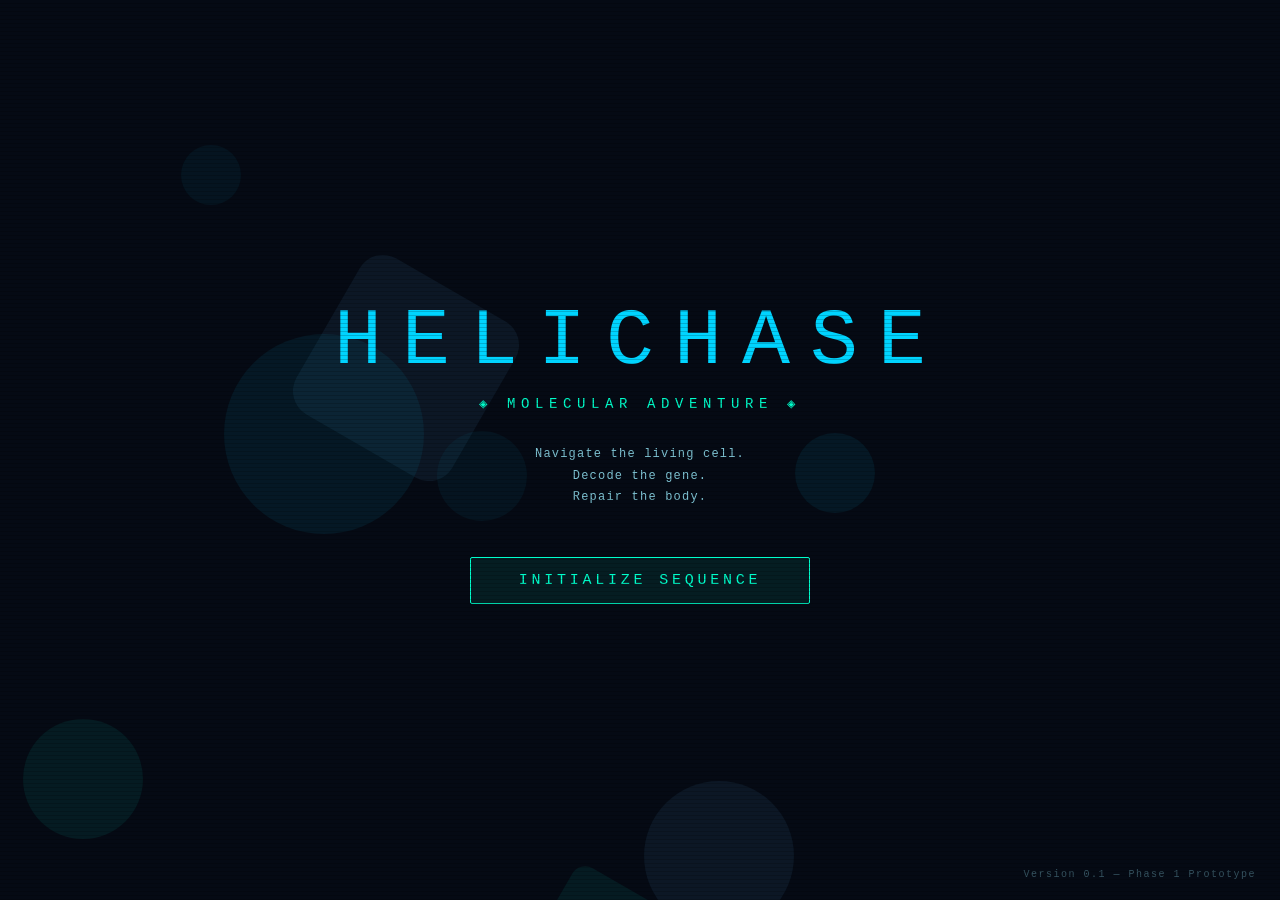
<file: helichase.html>
<!DOCTYPE html>
<html lang="en">
<head>
<meta charset="UTF-8">
<meta name="viewport" content="width=device-width, initial-scale=1.0">
<title>HELICHASE — Molecular Adventure</title>
<style>
/* =============================================
   CSS CUSTOM PROPERTIES
   ============================================= */
:root {
  --bg-primary: #050a14;
  --bg-secondary: #080f20;
  --panel-bg: rgba(0, 20, 40, 0.85);
  --panel-border: #00d4ff;
  --text-primary: #e0f4ff;
  --text-secondary: #7fc4d4;
  --accent-glow: #00ffcc;
  --danger: #ff4466;
  --success: #00ff88;
  --base-a: #4CAF50;
  --base-t: #F44336;
  --base-c: #2196F3;
  --base-g: #FFC107;
  --gold: #ffd700;
  --font-mono: 'Courier New', Courier, monospace;
}

/* =============================================
   RESET & BASE
   ============================================= */
*, *::before, *::after { box-sizing: border-box; margin: 0; padding: 0; }

body {
  background: var(--bg-primary);
  color: var(--text-primary);
  font-family: var(--font-mono);
  overflow: hidden;
  width: 100vw;
  height: 100vh;
}

#game-container {
  width: 100vw;
  height: 100vh;
  position: relative;
  overflow: hidden;
}

/* =============================================
   FADE TRANSITION
   ============================================= */
.screen {
  width: 100%;
  height: 100%;
  position: absolute;
  top: 0; left: 0;
  animation: screenFadeIn 0.5s ease forwards;
}

@keyframes screenFadeIn {
  from { opacity: 0; }
  to   { opacity: 1; }
}

/* =============================================
   BACKGROUND ORGANELLES (title + general)
   ============================================= */
.bg-canvas {
  position: absolute;
  inset: 0;
  overflow: hidden;
  pointer-events: none;
  z-index: 0;
}

.organelle {
  position: absolute;
  border-radius: 50%;
  opacity: 0.07;
  animation: drift linear infinite alternate;
}

.organelle.hex {
  border-radius: 15%;
  transform: rotate(30deg);
}

@keyframes drift {
  0%   { transform: translate(0, 0) scale(1); }
  100% { transform: translate(var(--dx, 30px), var(--dy, 20px)) scale(var(--ds, 1.08)); }
}

/* Scanline overlay for title */
.scanlines::before {
  content: '';
  position: absolute;
  inset: 0;
  background: repeating-linear-gradient(
    to bottom,
    transparent 0px,
    transparent 3px,
    rgba(0,0,0,0.18) 3px,
    rgba(0,0,0,0.18) 4px
  );
  pointer-events: none;
  z-index: 10;
}

/* =============================================
   GLOW ANIMATIONS
   ============================================= */
@keyframes glowPulse {
  0%, 100% { box-shadow: 0 0 8px var(--panel-border), 0 0 20px rgba(0,212,255,0.3); }
  50%       { box-shadow: 0 0 16px var(--panel-border), 0 0 40px rgba(0,212,255,0.6); }
}

@keyframes textGlowPulse {
  0%, 100% { text-shadow: 0 0 10px var(--accent-glow), 0 0 20px rgba(0,255,204,0.5); }
  50%       { text-shadow: 0 0 20px var(--accent-glow), 0 0 40px rgba(0,255,204,0.8), 0 0 60px rgba(0,255,204,0.3); }
}

@keyframes dangerPulse {
  0%, 100% { box-shadow: 0 0 8px var(--danger), 0 0 20px rgba(255,68,102,0.4); }
  50%       { box-shadow: 0 0 20px var(--danger), 0 0 50px rgba(255,68,102,0.7); }
}

@keyframes successPulse {
  0%, 100% { box-shadow: 0 0 8px var(--success), 0 0 20px rgba(0,255,136,0.4); }
  50%       { box-shadow: 0 0 20px var(--success), 0 0 50px rgba(0,255,136,0.7); }
}

@keyframes regionPulse {
  0%, 100% { opacity: 0.7; filter: drop-shadow(0 0 6px var(--danger)); }
  50%       { opacity: 1;   filter: drop-shadow(0 0 14px var(--danger)); }
}

/* =============================================
   PANELS
   ============================================= */
.panel {
  background: var(--panel-bg);
  border: 1px solid var(--panel-border);
  border-radius: 4px;
  padding: 16px;
  animation: glowPulse 3s ease-in-out infinite;
}

.panel-header {
  font-size: 11px;
  letter-spacing: 0.2em;
  text-transform: uppercase;
  color: var(--panel-border);
  border-bottom: 1px solid rgba(0,212,255,0.3);
  padding-bottom: 8px;
  margin-bottom: 12px;
}

.panel-header .bracket {
  color: var(--accent-glow);
}

/* =============================================
   BUTTONS
   ============================================= */
.btn {
  display: inline-block;
  font-family: var(--font-mono);
  font-size: 13px;
  letter-spacing: 0.15em;
  text-transform: uppercase;
  color: var(--accent-glow);
  background: rgba(0,255,204,0.08);
  border: 1px solid var(--accent-glow);
  padding: 10px 28px;
  cursor: pointer;
  border-radius: 2px;
  transition: background 0.2s, box-shadow 0.2s, transform 0.1s;
  user-select: none;
}

.btn:hover {
  background: rgba(0,255,204,0.18);
  box-shadow: 0 0 16px var(--accent-glow), 0 0 32px rgba(0,255,204,0.4);
  transform: translateY(-1px);
}

.btn:active {
  transform: translateY(0);
}

.btn-danger {
  color: var(--danger);
  background: rgba(255,68,102,0.08);
  border-color: var(--danger);
}

.btn-danger:hover {
  background: rgba(255,68,102,0.18);
  box-shadow: 0 0 16px var(--danger);
}

.btn-sm {
  font-size: 11px;
  padding: 6px 16px;
}

/* =============================================
   COLLAPSIBLE
   ============================================= */
.collapsible-toggle {
  cursor: pointer;
  display: flex;
  align-items: center;
  gap: 8px;
  color: var(--panel-border);
  font-size: 10px;
  letter-spacing: 0.2em;
  text-transform: uppercase;
  user-select: none;
  padding: 4px 0;
}

.collapsible-toggle .arrow {
  display: inline-block;
  transition: transform 0.2s;
  font-style: normal;
}

.collapsible-toggle.open .arrow {
  transform: rotate(90deg);
}

.collapsible-body {
  overflow: hidden;
  transition: max-height 0.3s ease, opacity 0.3s ease;
}

.collapsible-body.collapsed {
  max-height: 0 !important;
  opacity: 0;
}

/* =============================================
   DNA BASES
   ============================================= */
.base-A { color: var(--base-a); font-weight: bold; }
.base-T { color: var(--base-t); font-weight: bold; }
.base-C { color: var(--base-c); font-weight: bold; }
.base-G { color: var(--base-g); font-weight: bold; }
.base-highlight { background: rgba(255,215,0,0.25); border-radius: 2px; }

.codon-block {
  display: inline-block;
  margin: 1px 3px;
  font-size: 12px;
  letter-spacing: 0.05em;
}

.sequence-wrap {
  display: flex;
  flex-wrap: wrap;
  gap: 2px;
  line-height: 1.6;
  font-size: 12px;
}

/* =============================================
   AMINO ACID BADGES
   ============================================= */
.aa-badge {
  display: inline-flex;
  flex-direction: column;
  align-items: center;
  padding: 4px 8px;
  border-radius: 4px;
  font-size: 11px;
  margin: 2px;
  border: 1px solid rgba(255,255,255,0.2);
  min-width: 44px;
}

.aa-badge .aa-name { font-size: 12px; font-weight: bold; }
.aa-badge .aa-codon { font-size: 9px; opacity: 0.8; letter-spacing: 0.05em; }

/* =============================================
   FRAGMENT PANELS
   ============================================= */
.fragment-panel {
  background: rgba(0, 15, 35, 0.9);
  border: 1px solid rgba(0, 212, 255, 0.35);
  border-radius: 4px;
  padding: 14px;
  cursor: pointer;
  transition: border-color 0.2s, box-shadow 0.2s, transform 0.15s;
  margin-bottom: 12px;
}

.fragment-panel:hover {
  border-color: var(--panel-border);
  box-shadow: 0 0 12px rgba(0,212,255,0.4);
  transform: scale(1.005);
}

.fragment-panel.selected {
  border-color: var(--accent-glow);
  background: rgba(0, 30, 50, 0.95);
  box-shadow: 0 0 20px rgba(0,255,204,0.5), inset 0 0 20px rgba(0,255,204,0.05);
}

.fragment-panel.error {
  border-color: var(--danger);
  animation: dangerPulse 0.6s ease-in-out 3;
}

.fragment-panel.correct-highlight {
  border-color: var(--gold);
  box-shadow: 0 0 24px rgba(255,215,0,0.6);
  animation: successPulse 1s ease-in-out infinite;
}

.fragment-label {
  font-size: 10px;
  letter-spacing: 0.2em;
  color: var(--panel-border);
  margin-bottom: 8px;
  display: flex;
  justify-content: space-between;
  align-items: center;
}

/* =============================================
   HUD BAR
   ============================================= */
.hud-bar {
  background: rgba(0, 10, 25, 0.92);
  border-bottom: 1px solid rgba(0,212,255,0.4);
  padding: 8px 20px;
  display: flex;
  align-items: center;
  justify-content: space-between;
  font-size: 11px;
  letter-spacing: 0.12em;
  color: var(--text-secondary);
  z-index: 50;
  position: relative;
}

.hud-bar .hud-title {
  color: var(--panel-border);
  font-size: 12px;
  letter-spacing: 0.2em;
}

.hud-indicator {
  display: flex;
  align-items: center;
  gap: 6px;
}

.hud-dot {
  width: 8px; height: 8px;
  border-radius: 50%;
  background: var(--success);
  box-shadow: 0 0 6px var(--success);
  animation: textGlowPulse 2s ease-in-out infinite;
}

.hud-dot.warning { background: #ffaa00; box-shadow: 0 0 6px #ffaa00; }
.hud-dot.danger  { background: var(--danger); box-shadow: 0 0 6px var(--danger); }

/* =============================================
   ZOOM SCREEN
   ============================================= */
.zoom-screen {
  display: flex;
  flex-direction: column;
  align-items: center;
  justify-content: center;
  height: 100%;
  position: relative;
}

.zoom-rings {
  position: absolute;
  inset: 0;
  display: flex;
  align-items: center;
  justify-content: center;
  pointer-events: none;
}

.ring {
  position: absolute;
  border-radius: 50%;
  border: 1px solid rgba(0,212,255,0.4);
  animation: expandRing 2s ease-out infinite;
}

@keyframes expandRing {
  0%   { width: 40px;  height: 40px;  opacity: 0.9; }
  100% { width: 120vw; height: 120vw; opacity: 0;   }
}

.zoom-label {
  position: relative;
  z-index: 5;
  text-align: center;
}

.zoom-label h2 {
  font-size: 13px;
  letter-spacing: 0.3em;
  color: var(--text-secondary);
  margin-bottom: 16px;
}

.zoom-label .scale-text {
  font-size: 48px;
  letter-spacing: 0.1em;
  color: var(--panel-border);
  animation: textGlowPulse 1.5s ease-in-out infinite;
  margin-bottom: 12px;
  line-height: 1;
}

.zoom-label .desc-text {
  font-size: 12px;
  color: var(--text-secondary);
  letter-spacing: 0.15em;
  animation: textGlowPulse 2s ease-in-out infinite;
}

.zoom-progress-bar {
  position: absolute;
  bottom: 60px;
  left: 50%;
  transform: translateX(-50%);
  width: 300px;
  height: 3px;
  background: rgba(0,212,255,0.2);
  border-radius: 2px;
  overflow: hidden;
}

.zoom-progress-fill {
  height: 100%;
  background: var(--panel-border);
  box-shadow: 0 0 8px var(--panel-border);
  animation: zoomProgressAnim 2.5s linear forwards;
}

@keyframes zoomProgressAnim {
  from { width: 0%; }
  to   { width: 100%; }
}

/* =============================================
   SCAN LINE EFFECT (success)
   ============================================= */
.scan-sweep {
  position: relative;
  overflow: hidden;
}

.scan-sweep::after {
  content: '';
  position: absolute;
  top: 0;
  left: -100%;
  width: 60px;
  height: 100%;
  background: linear-gradient(to right, transparent, rgba(255,215,0,0.35), transparent);
  animation: scanSweep 1.5s ease-in-out 3;
}

@keyframes scanSweep {
  from { left: -60px; }
  to   { left: 100%;  }
}

/* =============================================
   DOUBLE HELIX (phase2)
   ============================================= */
.helix-container {
  position: relative;
  width: 120px;
  height: 200px;
  margin: 0 auto;
}

.helix-strand {
  position: absolute;
  width: 100%;
  height: 100%;
}

.helix-node {
  position: absolute;
  width: 12px;
  height: 12px;
  border-radius: 50%;
  left: 50%;
  transform-origin: center;
  animation: helixSpin 3s linear infinite;
}

@keyframes helixSpin {
  from { transform: translateX(-50%) rotate(0deg) translateX(40px); }
  to   { transform: translateX(-50%) rotate(360deg) translateX(40px); }
}

@keyframes helixUnzip {
  0%, 100% { stroke-dashoffset: 0; }
  50%       { stroke-dashoffset: 20; }
}

/* =============================================
   TITLE SCREEN SPECIFICS
   ============================================= */
.title-screen {
  display: flex;
  flex-direction: column;
  align-items: center;
  justify-content: center;
  height: 100%;
  position: relative;
}

.title-logo {
  font-size: clamp(48px, 8vw, 80px);
  letter-spacing: 0.25em;
  color: var(--panel-border);
  animation: textGlowPulse 2.5s ease-in-out infinite;
  text-transform: uppercase;
  margin-bottom: 8px;
  position: relative;
  z-index: 5;
}

.title-subtitle {
  font-size: 14px;
  letter-spacing: 0.4em;
  color: var(--accent-glow);
  text-transform: uppercase;
  margin-bottom: 32px;
  position: relative;
  z-index: 5;
}

.title-tagline {
  font-size: 12px;
  letter-spacing: 0.1em;
  color: var(--text-secondary);
  margin-bottom: 48px;
  text-align: center;
  max-width: 480px;
  line-height: 1.8;
  position: relative;
  z-index: 5;
}

.title-version {
  position: absolute;
  bottom: 20px;
  right: 24px;
  font-size: 10px;
  color: rgba(127,196,212,0.4);
  letter-spacing: 0.15em;
  z-index: 5;
}

/* =============================================
   SCENARIO SCREEN
   ============================================= */
.scenario-layout {
  display: grid;
  grid-template-columns: 320px 1fr;
  grid-template-rows: 1fr auto;
  height: 100%;
  gap: 0;
}

.scenario-left {
  border-right: 1px solid rgba(0,212,255,0.3);
  padding: 20px;
  display: flex;
  flex-direction: column;
  gap: 16px;
  overflow-y: auto;
}

.scenario-right {
  padding: 20px;
  overflow-y: auto;
  display: flex;
  flex-direction: column;
  gap: 14px;
}

.scenario-footer {
  grid-column: 1 / -1;
  background: rgba(0, 10, 25, 0.9);
  border-top: 1px solid rgba(0,212,255,0.3);
  padding: 14px 20px;
  display: flex;
  align-items: center;
  justify-content: flex-end;
  gap: 16px;
}

/* SVG Body */
.body-svg-wrap {
  display: flex;
  justify-content: center;
  align-items: center;
  padding: 10px 0;
}

/* =============================================
   DNA PUZZLE LAYOUT
   ============================================= */
.puzzle-layout {
  display: grid;
  grid-template-rows: auto 1fr auto;
  height: 100%;
}

.puzzle-main {
  display: grid;
  grid-template-columns: 280px 1fr;
  overflow: hidden;
}

.puzzle-left {
  border-right: 1px solid rgba(0,212,255,0.25);
  padding: 16px;
  overflow-y: auto;
  display: flex;
  flex-direction: column;
  gap: 14px;
}

.puzzle-right {
  padding: 16px;
  overflow-y: auto;
}

.puzzle-footer {
  background: rgba(0, 10, 25, 0.92);
  border-top: 1px solid rgba(0,212,255,0.3);
  padding: 12px 20px;
}

/* =============================================
   TARGET SEQUENCE DISPLAY
   ============================================= */
.target-seq-wrap {
  display: flex;
  flex-wrap: wrap;
  gap: 6px;
  margin-top: 8px;
}

.codon-ref-grid {
  display: grid;
  grid-template-columns: 1fr 1fr;
  gap: 4px;
  margin-top: 8px;
}

.codon-ref-item {
  font-size: 10px;
  padding: 3px 6px;
  background: rgba(0,20,40,0.6);
  border: 1px solid rgba(0,212,255,0.2);
  border-radius: 2px;
  color: var(--text-secondary);
}

.codon-ref-item span { color: var(--panel-border); }

/* =============================================
   ANALYSIS ERROR
   ============================================= */
.error-panel {
  background: rgba(40, 0, 15, 0.92);
  border: 1px solid var(--danger);
  border-radius: 4px;
  padding: 14px;
  margin-bottom: 12px;
  animation: dangerPulse 0.8s ease-in-out 2;
}

.error-panel .error-header {
  color: var(--danger);
  font-size: 11px;
  letter-spacing: 0.25em;
  margin-bottom: 8px;
  display: flex;
  align-items: center;
  gap: 8px;
}

.error-panel .error-msg {
  font-size: 12px;
  color: #ffaabb;
  line-height: 1.6;
}

.hint-panel {
  background: rgba(0, 20, 50, 0.9);
  border: 1px solid rgba(0,255,204,0.4);
  border-radius: 4px;
  padding: 12px;
  margin-bottom: 12px;
  font-size: 11px;
  line-height: 1.7;
  color: var(--text-secondary);
}

.hint-panel .hint-header {
  color: var(--accent-glow);
  font-size: 10px;
  letter-spacing: 0.2em;
  margin-bottom: 8px;
}

/* =============================================
   SUCCESS TRANSITION
   ============================================= */
.success-screen {
  display: flex;
  flex-direction: column;
  align-items: center;
  justify-content: center;
  height: 100%;
  position: relative;
  gap: 20px;
}

.success-screen .success-title {
  font-size: 28px;
  letter-spacing: 0.3em;
  color: var(--success);
  text-shadow: 0 0 20px var(--success), 0 0 40px rgba(0,255,136,0.5);
  text-transform: uppercase;
  z-index: 5;
}

.success-gene-id {
  font-size: 14px;
  letter-spacing: 0.2em;
  color: var(--gold);
  text-shadow: 0 0 10px var(--gold);
  z-index: 5;
}

.success-fragment-preview {
  max-width: 700px;
  width: 90%;
  z-index: 5;
}

.helix-spin-wrap {
  z-index: 5;
  text-align: center;
}

/* =============================================
   PHASE 2 SCREEN
   ============================================= */
.phase2-screen {
  display: flex;
  flex-direction: column;
  align-items: center;
  justify-content: center;
  height: 100%;
  position: relative;
  gap: 24px;
}

.phase2-screen .phase-title {
  font-size: 32px;
  letter-spacing: 0.25em;
  color: var(--panel-border);
  text-transform: uppercase;
  animation: textGlowPulse 2s ease-in-out infinite;
  z-index: 5;
}

.phase2-screen .phase-subtitle {
  font-size: 12px;
  letter-spacing: 0.2em;
  color: var(--text-secondary);
  z-index: 5;
}

.phase2-wip {
  font-size: 11px;
  letter-spacing: 0.15em;
  color: rgba(127,196,212,0.35);
  border: 1px dashed rgba(127,196,212,0.2);
  padding: 8px 20px;
  z-index: 5;
}

.small-hex {
  position: absolute;
  width: 20px; height: 20px;
  border: 1px solid rgba(0,212,255,0.2);
  border-radius: 3px;
  transform: rotate(30deg);
  animation: drift linear infinite alternate;
  opacity: 0.15;
}

/* scrollbar */
::-webkit-scrollbar { width: 4px; }
::-webkit-scrollbar-track { background: transparent; }
::-webkit-scrollbar-thumb { background: rgba(0,212,255,0.3); border-radius: 2px; }

/* =============================================
   MISC UTILITIES
   ============================================= */
.glow-text-cyan { color: var(--panel-border); text-shadow: 0 0 8px rgba(0,212,255,0.7); }
.glow-text-green { color: var(--accent-glow); text-shadow: 0 0 8px rgba(0,255,204,0.7); }
.glow-text-gold  { color: var(--gold); text-shadow: 0 0 8px rgba(255,215,0,0.7); }
.mt4 { margin-top: 4px; }
.mt8 { margin-top: 8px; }
.mt12 { margin-top: 12px; }
.flex-center { display: flex; align-items: center; justify-content: center; }
.gap8 { gap: 8px; }
.font-10 { font-size: 10px; }
.font-11 { font-size: 11px; }
.font-12 { font-size: 12px; }
.font-13 { font-size: 13px; }
.ls-wide { letter-spacing: 0.2em; }

</style>
</head>
<body>
<div id="game-container"></div>

<script>
/* =============================================
   DATA MODEL
   ============================================= */
const SCENARIOS = [
  {
    id: "muscle_repair_001",
    name: "MUSCLE FIBER DEGRADATION",
    bodyRegion: "quadriceps",
    bodyRegionLabel: "Left Quadriceps",
    scenarioText: "Trauma detected in left quadriceps. Myosin heavy chain protein levels critically low. Locate the MYH2 gene sequence to initiate protein synthesis.",
    proteinName: "Myosin Heavy Chain II",
    proteinAbbrev: "MYH2",
    aminoAcidSequence: ["Met", "Ala", "Leu", "Glu", "Lys"],
    codonSequence: ["ATG", "GCT", "CTG", "GAA", "AAG"],
    candidateFragments: [
      {
        id: "frag_a",
        label: "FRAGMENT A",
        sequence: "TGCAAGATGTTCGACCTGATGCATGCGCTGATAATGCGGAAAAGTCCGTTAAGTCGATG",
        correctRegionStart: 20,
        correctRegionEnd: 35,
        isCorrect: true
      },
      {
        id: "frag_b",
        label: "FRAGMENT B",
        sequence: "AATGCCTAGGCTTAAGCGATCGAAGTTACCGGCAATGCAATCCAGGTTAGCGATCGTAA",
        correctRegionStart: null,
        correctRegionEnd: null,
        isCorrect: false
      },
      {
        id: "frag_c",
        label: "FRAGMENT C",
        sequence: "CGTTAAGCCTTAGGCATGAATGCCTTGAGAAGTCAATCGGCAATCGATAGCTTAAGCCG",
        correctRegionStart: null,
        correctRegionEnd: null,
        isCorrect: false
      }
    ],
    helpText: "The target amino acid sequence starts with Methionine (Met). In DNA, Methionine is always coded by ATG on the template strand. Look for ATG in each fragment — then check if the next codons match your target sequence: GCT (Ala), CTG (Leu), GAA (Glu), AAG (Lys).",
    difficulty: ["beginner"]
  }
];

const CODON_TABLE = {
  "ATG": "Met (M) - START",
  "GCT": "Ala (A)",
  "GCC": "Ala (A)",
  "CTG": "Leu (L)",
  "CTA": "Leu (L)",
  "GAA": "Glu (E)",
  "GAG": "Glu (E)",
  "AAG": "Lys (K)",
  "AAA": "Lys (K)",
  "TGT": "Cys (C)",
  "GGT": "Gly (G)",
  "TTT": "Phe (F)",
  "TAA": "STOP",
  "TAG": "STOP",
  "TGA": "STOP"
};

const AA_COLORS = {
  "Met": "#9c27b0",
  "Ala": "#2196F3",
  "Leu": "#009688",
  "Glu": "#FF5722",
  "Lys": "#FF9800",
  "Val": "#4CAF50",
  "Gly": "#607D8B",
  "Pro": "#E91E63",
  "Ser": "#00BCD4",
  "Thr": "#8BC34A"
};

/* =============================================
   GAME STATE MACHINE
   ============================================= */
const Game = {
  state: 'title',
  currentScenario: null,
  attempts: 0,
  selectedFragment: null,
  errorFragmentId: null,
  autoAdvanceTimer: null,

  setState(newState) {
    if (this.autoAdvanceTimer) {
      clearTimeout(this.autoAdvanceTimer);
      this.autoAdvanceTimer = null;
    }
    this.state = newState;
    this.render();
  },

  render() {
    const gc = document.getElementById('game-container');
    switch (this.state) {
      case 'title':               gc.innerHTML = renderTitle();           setupTitleListeners();           break;
      case 'scenario':            gc.innerHTML = renderScenario();        setupScenarioListeners();        break;
      case 'zoom_to_cell':        gc.innerHTML = renderZoom('cell');      setupZoomListeners('cell');      break;
      case 'zoom_to_nucleus':     gc.innerHTML = renderZoom('nucleus');   setupZoomListeners('nucleus');   break;
      case 'dna_puzzle':          gc.innerHTML = renderDnaPuzzle();       setupPuzzleListeners();          break;
      case 'dna_success_transition': gc.innerHTML = renderSuccessTransition(); setupSuccessListeners();   break;
      case 'phase2_placeholder':  gc.innerHTML = renderPhase2();          setupPhase2Listeners();          break;
    }
  }
};

/* =============================================
   HELPER: renderSequence
   Wraps each base in a colored span
   ============================================= */
function renderSequence(seq, tripletSpacing = false, highlightStart = null, highlightEnd = null) {
  let html = '';
  for (let i = 0; i < seq.length; i++) {
    const base = seq[i];
    const cls = 'base-' + base;
    let hlClass = '';
    if (highlightStart !== null && i >= highlightStart && i < highlightEnd) {
      hlClass = ' base-highlight';
    }
    if (tripletSpacing && i > 0 && i % 3 === 0) {
      html += '<span class="codon-gap"> </span>';
    }
    html += `<span class="${cls}${hlClass}">${base}</span>`;
  }
  return html;
}

function renderSequenceByTriplets(seq, highlightStart = null, highlightEnd = null) {
  let html = '<div class="sequence-wrap">';
  for (let i = 0; i < seq.length; i += 3) {
    const codon = seq.slice(i, i + 3);
    const isHL = highlightStart !== null && i >= highlightStart && i < highlightEnd;
    html += `<span class="codon-block${isHL ? ' base-highlight' : ''}">`;
    for (const base of codon) {
      html += `<span class="base-${base}">${base}</span>`;
    }
    html += '</span>';
  }
  html += '</div>';
  return html;
}

/* =============================================
   HELPER: Background organelles
   ============================================= */
function renderOrgBg(count = 8, extraClass = '') {
  const sizes = [80, 120, 180, 60, 200, 100, 150, 90, 70, 220];
  const colors = ['rgba(0,212,255,1)', 'rgba(0,255,204,1)', 'rgba(100,200,255,1)', 'rgba(0,150,180,1)'];
  let html = `<div class="bg-canvas ${extraClass}">`;
  for (let i = 0; i < count; i++) {
    const size = sizes[i % sizes.length];
    const color = colors[i % colors.length];
    const top = Math.random() * 100;
    const left = Math.random() * 100;
    const dur = 8 + Math.random() * 14;
    const dx = (Math.random() - 0.5) * 80;
    const dy = (Math.random() - 0.5) * 60;
    const ds = 0.9 + Math.random() * 0.3;
    const delay = Math.random() * -12;
    const isHex = i % 3 === 2;
    html += `<div class="organelle${isHex ? ' hex' : ''}" style="
      width:${size}px; height:${size}px;
      top:${top}%; left:${left}%;
      background:${color};
      animation-duration:${dur}s;
      animation-delay:${delay}s;
      --dx:${dx}px; --dy:${dy}px; --ds:${ds};
    "></div>`;
  }
  html += '</div>';
  return html;
}

/* =============================================
   HELPER: Small hex bg (phase2)
   ============================================= */
function renderSmallHexBg(count = 20) {
  let html = '<div class="bg-canvas">';
  for (let i = 0; i < count; i++) {
    const size = 10 + Math.random() * 30;
    const top = Math.random() * 100;
    const left = Math.random() * 100;
    const dur = 10 + Math.random() * 20;
    const dx = (Math.random() - 0.5) * 60;
    const dy = (Math.random() - 0.5) * 40;
    html += `<div class="small-hex" style="
      width:${size}px; height:${size}px;
      top:${top}%; left:${left}%;
      animation-duration:${dur}s;
      --dx:${dx}px; --dy:${dy}px;
    "></div>`;
  }
  html += '</div>';
  return html;
}

/* =============================================
   HELPER: Collapsible wrapper
   ============================================= */
function collapsible(id, headerText, bodyContent, startOpen = true) {
  return `
  <div class="collapsible-wrap">
    <div class="collapsible-toggle ${startOpen ? 'open' : ''}" onclick="toggleCollapsible('${id}')">
      <span class="arrow">▶</span>
      <span>${headerText}</span>
    </div>
    <div class="collapsible-body" id="col-${id}" style="max-height:${startOpen ? '1200px' : '0'}; opacity:${startOpen ? '1' : '0'};">
      ${bodyContent}
    </div>
  </div>`;
}

function toggleCollapsible(id) {
  const body = document.getElementById('col-' + id);
  const toggle = body.previousElementSibling;
  const isOpen = !body.classList.contains('collapsed');
  if (isOpen) {
    body.style.maxHeight = body.scrollHeight + 'px';
    requestAnimationFrame(() => {
      body.style.maxHeight = '0';
      body.style.opacity = '0';
      toggle.classList.remove('open');
    });
    body.classList.add('collapsed');
  } else {
    body.classList.remove('collapsed');
    body.style.maxHeight = '1200px';
    body.style.opacity = '1';
    toggle.classList.add('open');
  }
}

/* =============================================
   SVG BODY DIAGRAM
   ============================================= */
function renderBodySvg(region) {
  return `
  <svg viewBox="0 0 160 320" width="160" height="320" xmlns="http://www.w3.org/2000/svg">
    <style>
      .body-outline { fill: none; stroke: #00d4ff; stroke-width: 1.5; opacity: 0.5; }
      .body-fill    { fill: rgba(0,80,120,0.2); }
      .region-quad  { fill: rgba(255,68,102,0.55); animation: regionPulse 1.8s ease-in-out infinite; }
      @keyframes regionPulse {
        0%,100% { opacity:0.6; filter:drop-shadow(0 0 5px #ff4466); }
        50%     { opacity:1;   filter:drop-shadow(0 0 12px #ff4466); }
      }
    </style>
    <!-- Head -->
    <ellipse cx="80" cy="22" rx="22" ry="22" class="body-fill body-outline"/>
    <!-- Neck -->
    <rect x="72" y="40" width="16" height="14" class="body-fill body-outline"/>
    <!-- Torso -->
    <path d="M45,54 Q40,60 38,90 Q36,120 40,140 Q60,148 80,148 Q100,148 120,140 Q124,120 122,90 Q120,60 115,54 Z" class="body-fill body-outline"/>
    <!-- Left upper arm -->
    <path d="M45,58 Q30,70 28,100 Q27,115 32,118" class="body-fill body-outline" stroke-width="1.5" fill="none" stroke="#00d4ff" opacity="0.5"/>
    <ellipse cx="28" cy="88" rx="10" ry="30" transform="rotate(-8,28,88)" class="body-fill body-outline"/>
    <!-- Right upper arm -->
    <ellipse cx="132" cy="88" rx="10" ry="30" transform="rotate(8,132,88)" class="body-fill body-outline"/>
    <!-- Left forearm -->
    <ellipse cx="22" cy="130" rx="8" ry="24" transform="rotate(15,22,130)" class="body-fill body-outline"/>
    <!-- Right forearm -->
    <ellipse cx="138" cy="130" rx="8" ry="24" transform="rotate(-15,138,130)" class="body-fill body-outline"/>
    <!-- Hips -->
    <path d="M40,140 Q38,160 42,170 L118,170 Q122,160 120,140 Z" class="body-fill body-outline"/>
    <!-- LEFT QUAD (highlighted if quadriceps) -->
    ${region === 'quadriceps' ? `
    <rect x="42" y="170" width="32" height="70" rx="10" class="region-quad"/>
    ` : `
    <ellipse cx="58" cy="205" rx="16" ry="35" class="body-fill body-outline"/>
    `}
    <!-- Right quad -->
    <ellipse cx="102" cy="205" rx="16" ry="35" class="body-fill body-outline"/>
    <!-- Left knee/shin -->
    <rect x="44" y="238" width="28" height="50" rx="8" class="body-fill body-outline"/>
    <!-- Right shin -->
    <rect x="88" y="238" width="28" height="50" rx="8" class="body-fill body-outline"/>
    <!-- Left foot -->
    <ellipse cx="58" cy="294" rx="16" ry="8" class="body-fill body-outline"/>
    <!-- Right foot -->
    <ellipse cx="102" cy="294" rx="16" ry="8" class="body-fill body-outline"/>
    ${region === 'quadriceps' ? `
    <!-- Label arrow -->
    <line x1="74" y1="190" x2="10" y2="200" stroke="#ff4466" stroke-width="1" stroke-dasharray="3,2"/>
    <text x="2" y="198" fill="#ff4466" font-size="6" font-family="Courier New">LEFT</text>
    <text x="2" y="207" fill="#ff4466" font-size="6" font-family="Courier New">QUAD</text>
    ` : ''}
  </svg>`;
}

/* =============================================
   1. TITLE SCREEN
   ============================================= */
function renderTitle() {
  return `
  <div class="screen title-screen scanlines">
    ${renderOrgBg(8)}
    <div class="title-logo">HELICHASE</div>
    <div class="title-subtitle">◈ MOLECULAR ADVENTURE ◈</div>
    <div class="title-tagline">
      Navigate the living cell.<br>
      Decode the gene.<br>
      Repair the body.
    </div>
    <button class="btn" id="btn-start" style="font-size:15px; padding:14px 48px; letter-spacing:0.25em;">
      INITIALIZE SEQUENCE
    </button>
    <div class="title-version">Version 0.1 — Phase 1 Prototype</div>
  </div>`;
}

function setupTitleListeners() {
  document.getElementById('btn-start').addEventListener('click', () => {
    Game.currentScenario = SCENARIOS[0];
    Game.attempts = 0;
    Game.selectedFragment = null;
    Game.setState('scenario');
  });
}

/* =============================================
   2. SCENARIO SCREEN
   ============================================= */
function renderScenario() {
  const sc = Game.currentScenario;

  const aaBadges = sc.aminoAcidSequence.map((aa, i) => {
    const color = AA_COLORS[aa] || '#607D8B';
    const codon = sc.codonSequence[i];
    return `<div class="aa-badge" style="background:${color}22; border-color:${color}88;">
      <span class="aa-name" style="color:${color}">${aa}</span>
      <span class="aa-codon">${codon}</span>
    </div>`;
  }).join('');

  const proteinDbBody = `
    <div style="margin-top:8px; font-size:11px; line-height:1.8; color:var(--text-secondary);">
      <div><span class="glow-text-cyan">NAME:</span> ${sc.proteinName}</div>
      <div><span class="glow-text-cyan">GENE:</span> ${sc.proteinAbbrev}</div>
      <div><span class="glow-text-cyan">FUNCTION:</span> Motor protein for muscle contraction</div>
      <div><span class="glow-text-cyan">LOCATION:</span> Sarcomere thick filament</div>
      <div><span class="glow-text-cyan">ABUNDANCE:</span> CRITICALLY LOW</div>
    </div>`;

  return `
  <div class="screen" style="background:var(--bg-primary);">
    <div class="hud-bar">
      <div class="hud-title">[ HELICHASE ] // MISSION BRIEFING</div>
      <div class="hud-indicator">
        <div class="hud-dot danger"></div>
        <span>TRAUMA DETECTED</span>
      </div>
    </div>
    <div class="scenario-layout" style="height:calc(100% - 40px);">
      <!-- LEFT: Body diagram -->
      <div class="scenario-left">
        <div class="panel-header"><span class="bracket">[</span> PATIENT SCAN <span class="bracket">]</span></div>
        <div class="body-svg-wrap">
          ${renderBodySvg(sc.bodyRegion)}
        </div>
        <div class="panel" style="padding:12px;">
          <div class="font-10 ls-wide" style="color:var(--text-secondary); margin-bottom:6px;">AFFECTED REGION</div>
          <div style="color:var(--danger); font-size:13px; letter-spacing:0.15em;">${sc.bodyRegionLabel.toUpperCase()}</div>
          <div class="font-10" style="color:var(--text-secondary); margin-top:8px; line-height:1.6;">
            ◈ Protein deficit detected<br>
            ◈ Gene expression: INACTIVE<br>
            ◈ Repair protocol: PENDING
          </div>
        </div>
        ${collapsible('prot-db', 'PROTEIN DATABASE', proteinDbBody, false)}
      </div>

      <!-- RIGHT: Mission briefing -->
      <div class="scenario-right">
        <div class="panel-header"><span class="bracket">[</span> MISSION BRIEFING <span class="bracket">]</span></div>

        <div class="panel">
          <div class="font-10 ls-wide" style="color:var(--text-secondary); margin-bottom:4px;">SCENARIO ID</div>
          <div style="color:var(--panel-border); font-size:14px; letter-spacing:0.2em;">${sc.name}</div>
        </div>

        <div class="panel">
          <div class="font-10 ls-wide" style="color:var(--text-secondary); margin-bottom:8px;">PROTEIN REQUIRED</div>
          <div style="font-size:20px; letter-spacing:0.2em;">
            <span class="glow-text-green">${sc.proteinAbbrev}</span>
            <span style="font-size:12px; color:var(--text-secondary); margin-left:12px;">${sc.proteinName}</span>
          </div>
        </div>

        <div class="panel">
          <div class="font-10 ls-wide" style="color:var(--text-secondary); margin-bottom:8px;">MISSION PARAMETERS</div>
          <div style="font-size:12px; line-height:1.8; color:var(--text-primary);">${sc.scenarioText}</div>
        </div>

        <div class="panel">
          <div class="font-10 ls-wide" style="color:var(--text-secondary); margin-bottom:10px;">TARGET AMINO ACID SEQUENCE</div>
          <div style="display:flex; flex-wrap:wrap; gap:6px;">
            ${aaBadges}
          </div>
          <div class="font-10 mt8" style="color:var(--text-secondary); line-height:1.6;">
            Corresponding codon sequence:
            <span style="color:var(--panel-border); letter-spacing:0.1em;">${sc.codonSequence.join(' — ')}</span>
          </div>
        </div>

        <div style="display:grid; grid-template-columns:1fr 1fr; gap:10px;">
          <div class="panel" style="padding:12px; animation:none;">
            <div class="font-10 ls-wide" style="color:var(--text-secondary); margin-bottom:6px;">OBJECTIVE</div>
            <div class="font-11" style="color:var(--accent-glow); line-height:1.7;">
              ◈ Enter cellular environment<br>
              ◈ Locate cell nucleus<br>
              ◈ Identify correct DNA fragment<br>
              ◈ Initiate helicase sequence
            </div>
          </div>
          <div class="panel" style="padding:12px; animation:none;">
            <div class="font-10 ls-wide" style="color:var(--text-secondary); margin-bottom:6px;">DIFFICULTY</div>
            <div class="font-11" style="color:var(--success);">BEGINNER</div>
            <div class="font-10 mt8" style="color:var(--text-secondary);">Codon reference available<br>Scaffolded hints enabled</div>
          </div>
        </div>
      </div>

      <!-- FOOTER -->
      <div class="scenario-footer">
        <div style="font-size:11px; color:var(--text-secondary); letter-spacing:0.1em;">READY TO PROCEED</div>
        <button class="btn" id="btn-zoom-start">INITIATE ZOOM SEQUENCE &nbsp;▶</button>
      </div>
    </div>
  </div>`;
}

function setupScenarioListeners() {
  document.getElementById('btn-zoom-start').addEventListener('click', () => {
    Game.setState('zoom_to_cell');
  });
}

/* =============================================
   3. ZOOM TRANSITIONS
   ============================================= */
function renderZoom(type) {
  const isCell = type === 'cell';
  const scaleLabel = isCell ? 'x10,000' : 'x100,000';
  const scaleText  = isCell ? 'ORGANISM → CELLULAR' : 'CELLULAR → NUCLEAR';
  const desc       = isCell ? 'Entering cellular environment...' : 'Approaching nucleus...';
  const sub        = isCell ? 'Navigating cytoplasm. Locating target cell.' : 'Nuclear membrane breach imminent.';

  const rings = Array.from({length: 6}, (_, i) =>
    `<div class="ring" style="animation-delay:${i * 0.4}s; border-color:rgba(0,${180 + i*10},${220+i*5},0.5);"></div>`
  ).join('');

  return `
  <div class="screen zoom-screen" style="background:var(--bg-primary);">
    ${renderOrgBg(5)}
    <div class="zoom-rings">${rings}</div>
    <div class="zoom-label">
      <h2>[ SCALE: ${scaleText} ]</h2>
      <div class="scale-text">${scaleLabel}</div>
      <div class="desc-text">${desc}</div>
      <div class="desc-text mt8" style="font-size:10px; opacity:0.7;">${sub}</div>
    </div>
    <div class="zoom-progress-bar">
      <div class="zoom-progress-fill"></div>
    </div>
    <div style="position:absolute; bottom:20px; left:50%; transform:translateX(-50%); font-size:10px; color:rgba(127,196,212,0.4); letter-spacing:0.25em;">
      AUTO-ADVANCING...
    </div>
  </div>`;
}

function setupZoomListeners(type) {
  const next = type === 'cell' ? 'zoom_to_nucleus' : 'dna_puzzle';
  Game.autoAdvanceTimer = setTimeout(() => {
    Game.setState(next);
  }, 2500);
}

/* =============================================
   4. DNA PUZZLE SCREEN
   ============================================= */
function renderDnaPuzzle() {
  const sc = Game.currentScenario;

  // Target sequence panel
  const aaBadges = sc.aminoAcidSequence.map((aa, i) => {
    const color = AA_COLORS[aa] || '#607D8B';
    const codon = sc.codonSequence[i];
    return `<div class="aa-badge" style="background:${color}22; border-color:${color}88; margin:2px;">
      <span class="aa-name" style="color:${color}; font-size:11px;">${aa}</span>
      <span class="aa-codon">${codon}</span>
    </div>`;
  }).join('');

  const targetSeqHtml = renderSequenceByTriplets(sc.codonSequence.join(''));

  const targetPanelBody = `
    <div style="margin-top:6px;">
      <div class="font-10 ls-wide" style="color:var(--text-secondary); margin-bottom:6px;">PROTEIN: <span class="glow-text-cyan">${sc.proteinAbbrev}</span></div>
      <div style="display:flex; flex-wrap:wrap;">${aaBadges}</div>
      <div class="font-10 ls-wide mt8" style="color:var(--text-secondary); margin-bottom:4px;">BASE SEQUENCE:</div>
      ${targetSeqHtml}
    </div>`;

  // Codon reference panel
  const relevantCodons = sc.codonSequence;
  const codonRefItems = relevantCodons.map(c =>
    `<div class="codon-ref-item"><span>${c}</span> = ${CODON_TABLE[c] || '?'}</div>`
  ).join('');

  const codonRefBody = `
    <div class="codon-ref-grid mt4">
      ${codonRefItems}
      <div class="codon-ref-item"><span>TAA</span> = ${CODON_TABLE["TAA"]}</div>
      <div class="codon-ref-item"><span>TGA</span> = ${CODON_TABLE["TGA"]}</div>
    </div>
    <div class="font-10 mt8" style="color:rgba(127,196,212,0.5); line-height:1.6;">
      Codons read 5'→3' on coding strand.<br>
      ATG = START / Methionine in all cases.
    </div>`;

  // Fragment panels
  const errorId = Game.errorFragmentId;
  const selectedId = Game.selectedFragment;
  const fragPanels = sc.candidateFragments.map(frag => {
    const isSelected = frag.id === selectedId;
    const isError    = frag.id === errorId;
    let cls = 'fragment-panel';
    if (isSelected) cls += ' selected';
    if (isError)    cls += ' error';
    const seqHtml = renderSequenceByTriplets(frag.sequence);
    return `
    <div class="${cls}" id="${frag.id}" data-id="${frag.id}">
      <div class="fragment-label">
        <span>${frag.label}</span>
        <span style="color:var(--text-secondary); font-size:9px;">${frag.sequence.length} bp</span>
      </div>
      <div style="font-size:11px; line-height:1.5;">${seqHtml}</div>
    </div>`;
  }).join('');

  // Error/hint panels
  let errorHintHtml = '';
  if (Game.attempts === 1) {
    errorHintHtml = `
    <div class="error-panel">
      <div class="error-header">⚠ ANALYSIS ERROR — SEQUENCE MISMATCH</div>
      <div class="error-msg">The selected fragment does not contain the complete target sequence. Protein synthesis cannot proceed.</div>
    </div>
    <div class="hint-panel">
      <div class="hint-header">[ HINT — LEVEL 1 ]</div>
      ${sc.helpText}
    </div>`;
  } else if (Game.attempts >= 2) {
    const atgHighlights = sc.candidateFragments.map(f => {
      const idx = f.sequence.indexOf('ATG');
      return `<span class="glow-text-cyan">${f.label}:</span> ATG found at position ${idx >= 0 ? idx : 'NOT FOUND'}`;
    }).join('<br>');
    errorHintHtml = `
    <div class="error-panel">
      <div class="error-header">⚠ ANALYSIS ERROR — ATTEMPT ${Game.attempts}</div>
      <div class="error-msg">Sequence verification failed. Reviewing ATG start positions...</div>
    </div>
    <div class="hint-panel">
      <div class="hint-header">[ HINT — LEVEL 2: ATG SCAN COMPLETE ]</div>
      <div style="line-height:1.8;">
        ${atgHighlights}<br>
        <span style="color:var(--accent-glow);">Now check: which fragment's ATG is followed by GCT CTG GAA AAG?</span>
      </div>
    </div>`;
  }

  return `
  <div class="screen puzzle-layout" style="background:var(--bg-primary);">
    <!-- HUD -->
    <div class="hud-bar">
      <div class="hud-title">[ DNA SEQUENCE ANALYSIS ] // ${sc.name}</div>
      <div style="display:flex; gap:20px; align-items:center;">
        <div class="hud-indicator">
          <div class="hud-dot ${Game.attempts === 0 ? '' : Game.attempts === 1 ? 'warning' : 'danger'}"></div>
          <span>ATTEMPTS: ${Game.attempts}</span>
        </div>
        <div class="hud-indicator">
          <div class="hud-dot"></div>
          <span>GENE: ${sc.proteinAbbrev}</span>
        </div>
      </div>
    </div>

    <!-- MAIN AREA -->
    <div class="puzzle-main">
      <!-- LEFT COLUMN -->
      <div class="puzzle-left">
        <div class="panel-header"><span class="bracket">[</span> TARGET SEQUENCE <span class="bracket">]</span></div>
        ${collapsible('target-seq', 'TARGET GENE DATA', targetPanelBody, true)}
      </div>

      <!-- RIGHT COLUMN -->
      <div class="puzzle-right">
        <div class="panel-header" style="margin-bottom:14px;"><span class="bracket">[</span> SEQUENCE ANALYSIS FIELD — SELECT THE FRAGMENT CONTAINING THE TARGET GENE <span class="bracket">]</span></div>

        ${errorHintHtml}

        <div id="fragment-list">
          ${fragPanels}
        </div>

        <div style="margin-top:12px; display:flex; align-items:center; gap:16px;">
          <button class="btn" id="btn-analyze" ${selectedId ? '' : 'disabled style="opacity:0.4; cursor:not-allowed;"'}>
            ▶ ANALYZE SELECTION
          </button>
          ${selectedId ? `<span class="font-11" style="color:var(--text-secondary);">SELECTED: ${selectedId.toUpperCase().replace('_',' ')}</span>` : `<span class="font-11" style="color:rgba(127,196,212,0.4);">No fragment selected</span>`}
        </div>
      </div>
    </div>

    <!-- FOOTER: Codon reference -->
    <div class="puzzle-footer">
      ${collapsible('codon-ref', 'CODON REFERENCE TABLE', codonRefBody, false)}
    </div>
  </div>`;
}

function setupPuzzleListeners() {
  // Fragment selection
  document.querySelectorAll('.fragment-panel').forEach(panel => {
    panel.addEventListener('click', () => {
      Game.selectedFragment = panel.dataset.id;
      Game.errorFragmentId = null;
      Game.render();
    });
  });

  const analyzeBtn = document.getElementById('btn-analyze');
  if (analyzeBtn) {
    analyzeBtn.addEventListener('click', () => {
      const sc = Game.currentScenario;
      const frag = sc.candidateFragments.find(f => f.id === Game.selectedFragment);
      if (!frag) return;
      if (frag.isCorrect) {
        Game.setState('dna_success_transition');
      } else {
        Game.attempts++;
        Game.errorFragmentId = frag.id;
        Game.render();
      }
    });
  }
}

/* =============================================
   5. DNA SUCCESS TRANSITION
   ============================================= */
function renderSuccessTransition() {
  const sc = Game.currentScenario;
  const correctFrag = sc.candidateFragments.find(f => f.isCorrect);
  const hs = correctFrag.correctRegionStart;
  const he = correctFrag.correctRegionEnd;

  // Build sequence with highlight
  let seqHtml = '<div class="sequence-wrap" style="font-size:12px;">';
  for (let i = 0; i < correctFrag.sequence.length; i += 3) {
    const codon = correctFrag.sequence.slice(i, i + 3);
    const isHL = i >= hs && i < he;
    seqHtml += `<span class="codon-block${isHL ? ' base-highlight' : ''}${isHL ? ' glow-text-gold' : ''}">`;
    for (const base of codon) {
      seqHtml += `<span class="base-${base}">${base}</span>`;
    }
    seqHtml += '</span>';
  }
  seqHtml += '</div>';

  const helixSvg = renderHelixSvg();

  return `
  <div class="screen success-screen" style="background:var(--bg-primary);">
    ${renderOrgBg(6)}
    <div class="success-title">◈ TARGET SEQUENCE LOCATED ◈</div>
    <div class="success-gene-id" style="letter-spacing:0.3em;">GENE IDENTIFIED: ${sc.proteinAbbrev} — ${sc.proteinName.toUpperCase()}</div>

    <div class="success-fragment-preview panel scan-sweep" style="animation:glowPulse 1.5s ease-in-out infinite;">
      <div class="fragment-label correct-label" style="color:var(--gold); margin-bottom:10px; font-size:10px; letter-spacing:0.2em;">
        ▶ ${correctFrag.label} — MATCH CONFIRMED
      </div>
      ${seqHtml}
      <div class="font-10 mt8" style="color:var(--gold);">
        Highlighted region: positions ${hs}–${he} | Codons: ${sc.codonSequence.join(' ')}
      </div>
    </div>

    <div class="helix-spin-wrap">
      <div style="color:var(--accent-glow); font-size:11px; letter-spacing:0.25em; margin-bottom:16px; animation:textGlowPulse 1.5s ease-in-out infinite;">
        INITIATING HELICASE SEQUENCE...
      </div>
      ${helixSvg}
    </div>

    <div style="font-size:10px; color:rgba(127,196,212,0.5); letter-spacing:0.2em; z-index:5;">
      AUTO-ADVANCING TO MOLECULAR SCALE...
    </div>
  </div>`;
}

function renderHelixSvg() {
  const nodes = [];
  const count = 12;
  for (let i = 0; i < count; i++) {
    const t = (i / count) * Math.PI * 2;
    const delay = (i / count) * 3;
    const x1 = 60 + Math.cos(t) * 30;
    const y1 = 10 + i * 15;
    const x2 = 60 - Math.cos(t) * 30;
    const y2 = 10 + i * 15;
    const colors = ['#4CAF50','#F44336','#2196F3','#FFC107'];
    const c1 = colors[i % 4];
    const c2 = colors[(i + 2) % 4];
    nodes.push(`
      <circle cx="${x1}" cy="${y1}" r="5" fill="${c1}" opacity="0.85" style="filter:drop-shadow(0 0 4px ${c1});">
        <animateTransform attributeName="transform" type="rotate" from="0 60 ${y1}" to="360 60 ${y1}" dur="3s" begin="${delay * 0.1}s" repeatCount="indefinite"/>
      </circle>
      <circle cx="${x2}" cy="${y2}" r="5" fill="${c2}" opacity="0.85" style="filter:drop-shadow(0 0 4px ${c2});">
        <animateTransform attributeName="transform" type="rotate" from="360 60 ${y2}" to="0 60 ${y2}" dur="3s" begin="${delay * 0.1}s" repeatCount="indefinite"/>
      </circle>
      <line x1="${x1}" y1="${y1}" x2="${x2}" y2="${y2}" stroke="rgba(0,212,255,0.3)" stroke-width="1"/>
    `);
  }
  return `<svg viewBox="0 0 120 ${10 + count * 15 + 10}" width="120" height="${10 + count * 15 + 10}" xmlns="http://www.w3.org/2000/svg">
    ${nodes.join('')}
  </svg>`;
}

function setupSuccessListeners() {
  Game.autoAdvanceTimer = setTimeout(() => {
    Game.setState('phase2_placeholder');
  }, 3500);
}

/* =============================================
   6. PHASE 2 PLACEHOLDER
   ============================================= */
function renderPhase2() {
  const dnaHelix = renderLargeHelixSvg();
  return `
  <div class="screen phase2-screen" style="background:var(--bg-primary);">
    ${renderSmallHexBg(25)}
    <div class="phase-title">PHASE 2: HELICASE ACTIVATION</div>
    <div class="phase-subtitle">◈ Molecular unwinding sequence initialized... ◈</div>
    <div style="z-index:5; text-align:center;">
      ${dnaHelix}
    </div>
    <div style="z-index:5; text-align:center; max-width:500px;">
      <div style="font-size:13px; color:var(--text-secondary); letter-spacing:0.1em; line-height:1.8; margin-bottom:16px;">
        Helicase enzyme approaching target site...<br>
        <span style="color:var(--panel-border);">Double helix unwinding at ${Game.currentScenario?.proteinAbbrev || 'MYH2'} locus.</span><br>
        Replication fork formation: <span style="color:var(--accent-glow);">INITIATED</span>
      </div>
      <div class="phase2-wip">[ PHASE 2 CONTENT IN DEVELOPMENT ]</div>
    </div>
    <button class="btn" id="btn-return-title" style="z-index:5; margin-top:8px;">↩ RETURN TO TITLE</button>
  </div>`;
}

function renderLargeHelixSvg() {
  const count = 16;
  const nodes = [];
  for (let i = 0; i < count; i++) {
    const t = (i / count) * Math.PI * 2;
    const y = 20 + i * 18;
    const x1 = 80 + Math.cos(t) * 50;
    const x2 = 80 - Math.cos(t) * 50;
    const colors = ['#4CAF50','#F44336','#2196F3','#FFC107'];
    const c1 = colors[i % 4];
    const c2 = colors[(i + 2) % 4];
    const isUnzipped = i >= count * 0.6;
    const sepX1 = isUnzipped ? x1 + (i - count * 0.6) * 4 : x1;
    const sepX2 = isUnzipped ? x2 - (i - count * 0.6) * 4 : x2;
    if (!isUnzipped) {
      nodes.push(`<line x1="${x1}" y1="${y}" x2="${x2}" y2="${y}" stroke="rgba(0,212,255,0.25)" stroke-width="1.5" stroke-dasharray="4,3"/>`);
    }
    nodes.push(`
      <circle cx="${sepX1}" cy="${y}" r="6" fill="${c1}" style="filter:drop-shadow(0 0 5px ${c1});">
        <animate attributeName="cy" values="${y};${y-3};${y}" dur="${2 + i*0.1}s" repeatCount="indefinite"/>
      </circle>
      <circle cx="${sepX2}" cy="${y}" r="6" fill="${c2}" style="filter:drop-shadow(0 0 5px ${c2});">
        <animate attributeName="cy" values="${y};${y+3};${y}" dur="${2 + i*0.1}s" repeatCount="indefinite"/>
      </circle>`);
  }
  const height = 20 + count * 18 + 20;
  return `<svg viewBox="0 0 160 ${height}" width="160" height="${height}" xmlns="http://www.w3.org/2000/svg">
    ${nodes.join('')}
    <text x="80" y="${height - 4}" text-anchor="middle" fill="rgba(0,212,255,0.5)" font-size="8" font-family="Courier New">HELICASE ACTIVE</text>
  </svg>`;
}

function setupPhase2Listeners() {
  document.getElementById('btn-return-title').addEventListener('click', () => {
    Game.currentScenario = null;
    Game.attempts = 0;
    Game.selectedFragment = null;
    Game.setState('title');
  });
}

/* =============================================
   INIT
   ============================================= */
Game.render();
</script>
</body>
</html>
</file>
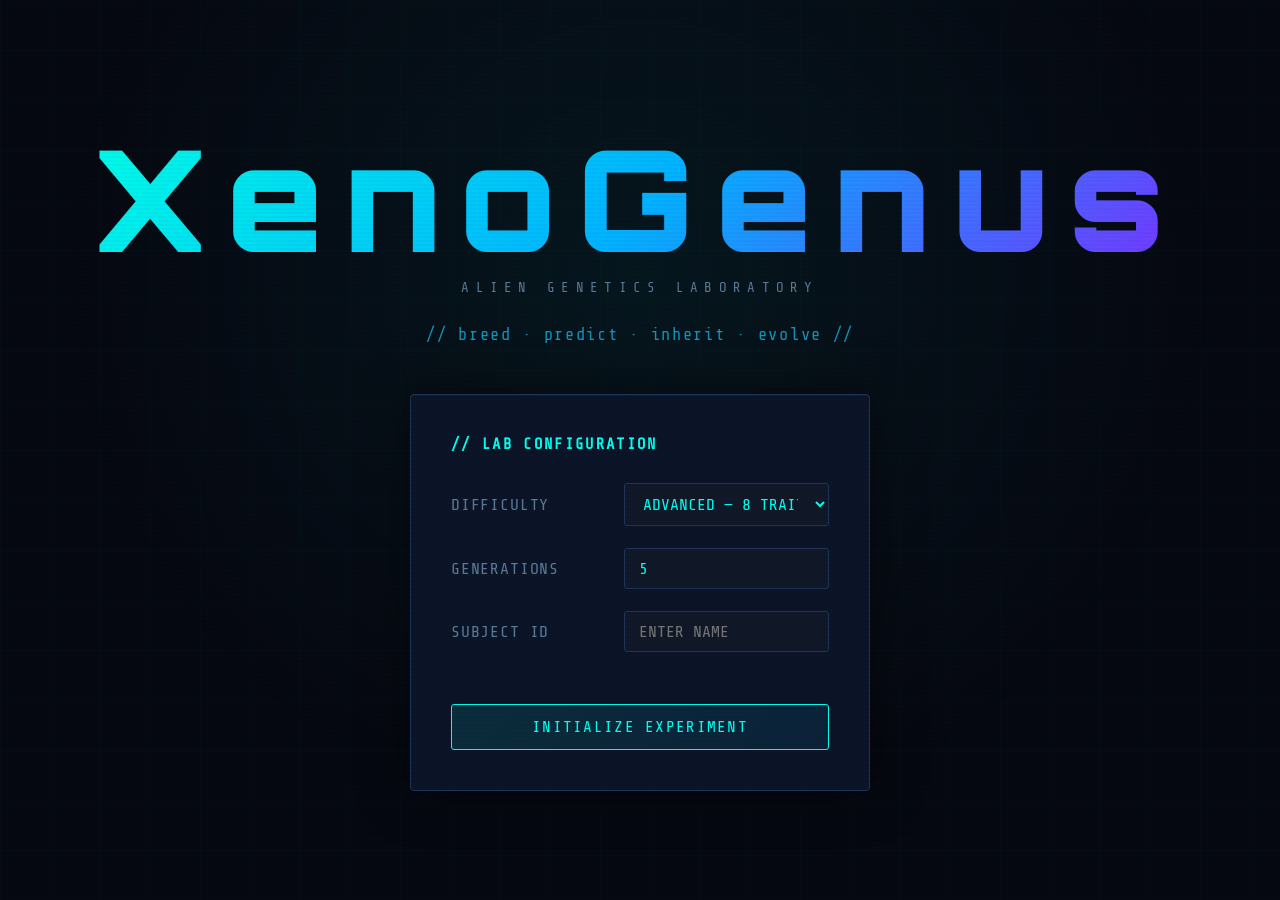
<file: xenogen_v5 (1).html>
<!DOCTYPE html>
<html lang="en">
<head>
<meta charset="UTF-8">
<meta name="viewport" content="width=device-width, initial-scale=1.0">
<title>XenoGenus — Alien Genetics Lab</title>
<link href="https://fonts.googleapis.com/css2?family=Orbitron:wght@400;700;900&family=Share+Tech+Mono&display=swap" rel="stylesheet">
<style>
:root {
  --bg:#070912; --bg2:#0c1020; --bg3:#111828; --panel:#0c1528; --panel2:#131e30;
  --border:#1e3458; --border2:#142848;
  --accent:#00fff0; --accent2:#18caff; --accent3:#9040ff; --accent4:#ff4499;
  --success:#44ffaa; --warn:#ffc820; --danger:#ff4477;
  --text:#d8eeff; --text-dim:#5a7a96; --text-bright:#f0f8ff;
}
html { font-size: 20px; }
*{box-sizing:border-box;margin:0;padding:0;}
body{background:var(--bg);color:var(--text);font-family:'Share Tech Mono',monospace;min-height:100vh;overflow-x:hidden;}
body::before{content:'';position:fixed;inset:0;z-index:9999;pointer-events:none;
  background:repeating-linear-gradient(0deg,transparent,transparent 2px,rgba(0,0,0,0.025) 2px,rgba(0,0,0,0.025) 4px);}
body::after{content:'';position:fixed;inset:0;z-index:0;pointer-events:none;
  background-image:linear-gradient(rgba(0,255,231,0.015) 1px,transparent 1px),linear-gradient(90deg,rgba(0,255,231,0.015) 1px,transparent 1px);
  background-size:50px 50px;}
.screen{display:none;position:relative;z-index:1;}
.screen.active{display:flex;flex-direction:column;min-height:100vh;}
.hidden{display:none!important;}
::-webkit-scrollbar{width:4px;}::-webkit-scrollbar-track{background:var(--bg2);}
::-webkit-scrollbar-thumb{background:var(--border);border-radius:2px;}

/* ── SHARED COMPONENTS ── */
.x-btn{font-family:'Share Tech Mono',monospace;letter-spacing:0.08em;cursor:pointer;text-transform:uppercase;transition:all 0.2s;border-radius:3px;}
.x-btn-primary{background:linear-gradient(135deg,rgba(0,255,231,0.1),rgba(0,180,255,0.08));border:1px solid var(--accent);color:var(--accent);padding:0.65rem 1.4rem;font-size:0.8rem;}
.x-btn-primary:hover:not(:disabled){box-shadow:0 0 25px rgba(0,255,231,0.2);transform:translateY(-1px);}
.x-btn-primary:disabled{opacity:0.3;cursor:not-allowed;}
.x-btn-sec{background:transparent;border:1px solid var(--border);color:var(--text-dim);padding:0.6rem 1rem;font-size:0.75rem;}
.x-btn-sec:hover{border-color:var(--text-dim);color:var(--text);}
.x-btn-accent3{background:linear-gradient(135deg,rgba(123,47,255,0.15),rgba(123,47,255,0.05));border:1px solid var(--accent3);color:var(--accent3);padding:0.65rem 1.4rem;font-size:0.8rem;}
.x-btn-accent3:hover:not(:disabled){box-shadow:0 0 25px rgba(123,47,255,0.25);transform:translateY(-1px);}
.x-btn-accent3:disabled{opacity:0.3;cursor:not-allowed;}
.x-btn-success{background:linear-gradient(135deg,rgba(57,255,138,0.1),rgba(0,255,231,0.06));border:1px solid var(--success);color:var(--success);padding:0.65rem 1.4rem;font-size:0.8rem;}
.x-btn-success:hover:not(:disabled){box-shadow:0 0 25px rgba(57,255,138,0.2);transform:translateY(-1px);}
.x-btn-success:disabled{opacity:0.3;cursor:not-allowed;}
.screen-title-bar{font-family:'Share Tech Mono',monospace;font-size:0.72rem;letter-spacing:0.15em;color:var(--accent3);border-left:2px solid var(--accent3);padding-left:0.75rem;margin-bottom:1rem;}

/* ══════════════════════
   TITLE SCREEN
══════════════════════ */
#screen-title{align-items:center;justify-content:center;text-align:center;padding:2rem;
  background:radial-gradient(ellipse at 50% 30%,rgba(0,255,231,0.06) 0%,transparent 65%);}
.x-logo{font-family:'Orbitron',sans-serif;font-size:clamp(3.5rem,11vw,7.5rem);font-weight:900;letter-spacing:0.15em;
  background:linear-gradient(135deg,#00ffe7,#00b4ff,#7b2fff);-webkit-background-clip:text;-webkit-text-fill-color:transparent;
  background-clip:text;animation:logopulse 3s ease-in-out infinite;}
@keyframes logopulse{0%,100%{filter:drop-shadow(0 0 20px rgba(0,255,231,0.3));}50%{filter:drop-shadow(0 0 45px rgba(0,255,231,0.55));}}
.logo-sub{font-family:'Share Tech Mono',monospace;font-size:clamp(0.45rem,1.8vw,0.7rem);letter-spacing:0.45em;color:var(--text-dim);margin-top:-0.3rem;}
.tagline{font-size:0.85rem;color:var(--accent2);letter-spacing:0.1em;margin:1.5rem 0 2.5rem;opacity:0.7;}
.setup-card{background:var(--panel);border:1px solid var(--border);border-radius:4px;padding:2rem;width:100%;max-width:460px;
  box-shadow:0 0 50px rgba(0,0,0,0.5),inset 0 1px 0 rgba(255,255,255,0.03);}
.setup-card h2{font-family:'Share Tech Mono',monospace;font-size:0.78rem;letter-spacing:0.15em;color:var(--accent);margin-bottom:1.5rem;text-align:left;}
.cfg-row{display:flex;align-items:center;justify-content:space-between;margin-bottom:1.1rem;gap:1rem;}
.cfg-row label{font-size:0.82rem;color:var(--text-dim);letter-spacing:0.05em;flex-shrink:0;}
.cfg-row select,.cfg-row input[type=number],.cfg-row input[type=text]{
  background:var(--bg3);border:1px solid var(--border);border-radius:3px;color:var(--accent);
  font-family:'Share Tech Mono',monospace;font-size:0.82rem;padding:0.5rem 0.7rem;outline:none;cursor:pointer;width:205px;transition:border-color 0.2s;}
.cfg-row select:focus,.cfg-row input:focus{border-color:var(--accent);box-shadow:0 0 10px rgba(0,255,231,0.12);}

/* ══════════════════════
   BUILD SCREEN
══════════════════════ */
#screen-build{align-items:center;padding:1.5rem 1rem;background:radial-gradient(ellipse at 50% 0%,rgba(0,255,231,0.04) 0%,transparent 55%);}
.build-header{text-align:center;margin-bottom:1.5rem;}
.build-header h1{font-family:'Share Tech Mono',monospace;font-size:1.1rem;letter-spacing:0.15em;color:var(--accent);margin-bottom:0.35rem;}
.build-header p{font-size:0.82rem;color:var(--text-dim);letter-spacing:0.03em;}
.build-layout{display:flex;gap:1.5rem;width:100%;max-width:900px;align-items:flex-start;}
.build-spinners{flex:1;background:var(--panel);border:1px solid var(--border);border-radius:4px;padding:1rem;}
.build-spinners h3{font-family:'Share Tech Mono',monospace;font-size:0.72rem;letter-spacing:0.1em;color:var(--accent3);margin-bottom:0.8rem;}
.spinner-row{display:flex;align-items:center;gap:0.6rem;padding:0.45rem 0;border-bottom:1px solid var(--border2);}
.spinner-row:last-child{border-bottom:none;}
.sr-name{font-size:0.78rem;color:var(--text-dim);width:130px;flex-shrink:0;letter-spacing:0.02em;}
.sr-alleles{display:flex;gap:0.3rem;flex:1;}
.allele-slot{width:40px;height:40px;border-radius:3px;background:var(--bg3);border:1px solid var(--border2);
  display:flex;align-items:center;justify-content:center;font-size:0.88rem;font-weight:700;color:var(--accent2);
  transition:all 0.3s;position:relative;overflow:hidden;flex-shrink:0;}
.allele-slot.spinning{animation:slotSpin 0.08s linear infinite;}
.allele-slot.landed{border-color:var(--accent);box-shadow:0 0 8px rgba(0,255,231,0.3);animation:slotLand 0.3s ease-out;}
@keyframes slotSpin{0%{transform:translateY(0);}50%{transform:translateY(-4px);}100%{transform:translateY(0);}}
@keyframes slotLand{0%{transform:scale(1.2);background:rgba(0,255,231,0.15);}100%{transform:scale(1);background:var(--bg3);}}
.sr-pheno{font-size:0.74rem;color:var(--text);flex:1;text-align:right;opacity:0.9;}
.sr-spin-btn{padding:0.3rem 0.6rem;background:var(--bg3);border:1px solid var(--border);border-radius:2px;
  color:var(--text-dim);font-family:'Share Tech Mono',monospace;font-size:0.65rem;letter-spacing:0.04em;
  cursor:pointer;transition:all 0.15s;white-space:nowrap;flex-shrink:0;}
.sr-spin-btn:hover{border-color:var(--accent3);color:var(--accent3);}
.sr-spin-btn:disabled{opacity:0.35;cursor:not-allowed;}
.build-preview{width:180px;flex-shrink:0;display:flex;flex-direction:column;align-items:center;gap:0.75rem;}
.build-preview-card{background:var(--panel);border:1px solid var(--border);border-radius:4px;padding:0.85rem;width:100%;text-align:center;}
.build-preview-card h3{font-family:'Share Tech Mono',monospace;font-size:0.55rem;letter-spacing:0.2em;color:var(--text-dim);margin-bottom:0.6rem;}
.build-actions{display:flex;flex-direction:column;gap:0.5rem;width:100%;}
.spin-all-btn{width:100%;padding:0.6rem;background:rgba(123,47,255,0.12);border:1px solid var(--accent3);
  border-radius:3px;color:var(--accent3);font-family:'Share Tech Mono',monospace;font-size:0.75rem;
  letter-spacing:0.06em;cursor:pointer;transition:all 0.2s;}
.spin-all-btn:hover{background:rgba(123,47,255,0.22);box-shadow:0 0 15px rgba(123,47,255,0.2);}
.build-progress{font-size:0.75rem;color:var(--text-dim);text-align:center;}
.build-progress span{color:var(--accent);}

/* ══════════════════════
   PARTNER SELECT SCREEN
══════════════════════ */
#screen-partner{align-items:center;padding:1.5rem 1rem;background:radial-gradient(ellipse at 50% 0%,rgba(123,47,255,0.05) 0%,transparent 55%);}
.partner-header{text-align:center;margin-bottom:1.5rem;}
.partner-header h1{font-family:'Share Tech Mono',monospace;font-size:1.1rem;letter-spacing:0.12em;color:var(--accent3);margin-bottom:0.35rem;}
.partner-header p{font-size:0.82rem;color:var(--text-dim);letter-spacing:0.03em;}
.partner-grid{display:flex;gap:1rem;justify-content:center;flex-wrap:wrap;max-width:1100px;width:100%;}
.partner-candidate{background:var(--panel);border:2px solid var(--border);border-radius:6px;padding:1rem;
  width:280px;cursor:pointer;transition:all 0.25s;position:relative;text-align:center;}
.partner-candidate:hover{border-color:var(--accent3);box-shadow:0 0 25px rgba(123,47,255,0.2);transform:translateY(-3px);}
.partner-candidate.selected{border-color:var(--accent3);box-shadow:0 0 30px rgba(123,47,255,0.3);}
.partner-candidate::before{content:'';position:absolute;top:0;left:0;right:0;height:2px;
  background:linear-gradient(90deg,transparent,var(--accent3),transparent);opacity:0;transition:opacity 0.2s;}
.partner-candidate:hover::before,.partner-candidate.selected::before{opacity:1;}
.pc-id{font-family:'Share Tech Mono',monospace;font-size:0.7rem;letter-spacing:0.1em;color:var(--accent3);margin-bottom:0.6rem;}
.pc-svg-wrap{display:flex;justify-content:center;margin:0.4rem 0 0.75rem;}
.pc-traits{display:flex;flex-direction:column;gap:0;text-align:left;margin-bottom:0.75rem;}
.pc-trait-row{display:flex;justify-content:space-between;font-size:0.7rem;padding:0.15rem 0;border-bottom:1px solid var(--border2);}
.pc-trait-row:last-child{border-bottom:none;}
.pc-trait-name{color:var(--text-dim);flex-shrink:0;margin-right:0.4rem;}
.pc-trait-pheno{color:var(--text);text-align:right;font-size:0.68rem;}
.pc-select-btn{width:100%;padding:0.5rem;background:rgba(123,47,255,0.1);border:1px solid var(--accent3);
  border-radius:3px;color:var(--accent3);font-family:'Share Tech Mono',monospace;font-size:0.72rem;
  letter-spacing:0.05em;cursor:pointer;transition:all 0.2s;text-transform:uppercase;}
.pc-select-btn:hover,.partner-candidate.selected .pc-select-btn{background:rgba(123,47,255,0.25);box-shadow:0 0 15px rgba(123,47,255,0.2);}

/* ══════════════════════
   GAME SCREEN (Observe + Predict + Fertilize + Reveal)
══════════════════════ */
#screen-game{flex-direction:column;padding:0;}
.game-header{display:flex;align-items:center;justify-content:space-between;padding:0.55rem 1.1rem;
  border-bottom:1px solid var(--border2);background:rgba(0,0,0,0.6);backdrop-filter:blur(6px);flex-shrink:0;}
.gh-left{display:flex;align-items:center;gap:1rem;}
.gh-title{font-family:'Share Tech Mono',monospace;font-size:0.85rem;font-weight:900;letter-spacing:0.1em;color:var(--accent);}
.gh-round{font-size:0.78rem;color:var(--text-dim);letter-spacing:0.04em;}
.gh-round em{color:var(--accent2);font-style:normal;}
.gh-diff{font-size:0.7rem;padding:0.1rem 0.45rem;border-radius:2px;letter-spacing:0.05em;}
.gh-diff.beginner{background:rgba(57,255,138,0.1);border:1px solid var(--success);color:var(--success);}
.gh-diff.advanced{background:rgba(0,180,255,0.1);border:1px solid var(--accent2);color:var(--accent2);}
.gh-diff.expert{background:rgba(255,58,110,0.1);border:1px solid var(--danger);color:var(--danger);}
.streak-badge{background:rgba(255,184,0,0.12);border:1px solid var(--warn);border-radius:2px;
  padding:0.1rem 0.45rem;font-size:0.72rem;color:var(--warn);letter-spacing:0.04em;}
.gh-right{display:flex;align-items:center;gap:1.2rem;}
.gh-score-block{text-align:right;}
.gh-score-label{font-size:0.65rem;color:var(--text-dim);letter-spacing:0.08em;display:block;}
.gh-score-val{font-family:'Share Tech Mono',monospace;font-size:1.1rem;font-weight:700;color:var(--warn);}

.game-body{display:grid;grid-template-columns:1fr 160px;flex:1;overflow:hidden;}
.game-main{padding:0.85rem;overflow-y:auto;display:flex;flex-direction:column;gap:0.8rem;}
.phase-bar{font-family:'Share Tech Mono',monospace;font-size:0.75rem;letter-spacing:0.1em;
  border-left:2px solid var(--accent3);padding-left:0.65rem;color:var(--accent3);}

/* Arena */
.alien-arena{display:grid;grid-template-columns:1fr 72px 1fr;gap:0.7rem;align-items:start;}
.alien-card{background:var(--panel);border:1px solid var(--border);border-radius:4px;padding:0.7rem;position:relative;overflow:hidden;}
.alien-card::after{content:'';position:absolute;top:0;left:0;right:0;height:1px;
  background:linear-gradient(90deg,transparent,var(--accent2),transparent);opacity:0.25;}
.alien-card.player::after{background:linear-gradient(90deg,transparent,var(--accent),transparent);opacity:0.35;}
.ac-label{font-size:0.68rem;letter-spacing:0.06em;color:var(--text-dim);text-transform:uppercase;margin-bottom:0.35rem;}
.ac-label em{color:var(--accent);font-style:normal;}
.ac-svg{display:flex;justify-content:center;margin:0.2rem 0;}
.geno-table{width:100%;border-collapse:collapse;font-size:0.72rem;margin-top:0.3rem;}
.geno-table tr{border-bottom:1px solid rgba(26,45,74,0.6);}
.geno-table tr:last-child{border-bottom:none;}
.geno-table td{padding:0.22rem 0.25rem;vertical-align:middle;}
.td-name{color:var(--text-dim);width:40%;}
.td-geno{color:var(--accent2);font-weight:bold;width:22%;text-align:center;}
.td-pheno{color:var(--text);width:38%;text-align:right;font-size:0.68rem;}

/* Egg column */
.egg-col{display:flex;flex-direction:column;align-items:center;gap:0.35rem;padding-top:1rem;}
.egg-wrap{position:relative;width:66px;height:82px;}
.egg-svg{width:100%;height:100%;}
.egg-allele-disp{position:absolute;top:14px;left:5px;right:5px;bottom:10px;
  display:flex;flex-direction:column;align-items:center;justify-content:center;gap:0;overflow:hidden;}
.egg-chip{font-size:0.38rem;color:var(--accent);text-align:center;white-space:nowrap;
  opacity:0;transform:translateY(-5px);transition:opacity 0.25s,transform 0.25s;}
.egg-chip.vis{opacity:1;transform:translateY(0);}
.btn-fert{padding:0.3rem;background:rgba(123,47,255,0.12);border:1px solid var(--accent3);
  border-radius:2px;color:var(--accent3);font-family:'Share Tech Mono',monospace;font-size:0.45rem;
  letter-spacing:0.06em;cursor:pointer;text-transform:uppercase;transition:all 0.2s;width:66px;text-align:center;}
.btn-fert:hover:not(:disabled){background:rgba(123,47,255,0.28);box-shadow:0 0 12px rgba(123,47,255,0.3);}
.btn-fert:disabled{opacity:0.3;cursor:not-allowed;}
.egg-label{font-size:0.48rem;color:var(--text-dim);letter-spacing:0.1em;text-align:center;}
.egg-geno-list{width:66px;background:rgba(0,0,0,0.4);border:1px solid rgba(0,255,231,0.2);border-radius:2px;padding:0.3rem 0.25rem;margin-top:0.2rem;}
.egg-geno-row{display:flex;justify-content:space-between;font-size:0.45rem;padding:0.08rem 0;border-bottom:1px solid rgba(26,45,74,0.5);white-space:nowrap;}
.egg-geno-row:last-child{border-bottom:none;}
.egg-geno-tid{color:var(--text-dim);overflow:hidden;text-overflow:ellipsis;max-width:32px;}
.egg-geno-val{color:var(--accent);font-weight:700;}

/* Prediction panel */
.pred-panel{background:var(--panel);border:1px solid var(--border);border-radius:4px;padding:0.75rem;}
.pred-panel-hdr{display:flex;align-items:center;justify-content:space-between;margin-bottom:0.65rem;}
.pred-panel-hdr h3{font-family:'Share Tech Mono',monospace;font-size:0.78rem;letter-spacing:0.08em;color:var(--accent2);}
.pred-phase-tag{font-size:0.66rem;padding:0.1rem 0.45rem;border-radius:10px;letter-spacing:0.04em;}
.pred-phase-tag.pre{background:rgba(255,184,0,0.1);border:1px solid var(--warn);color:var(--warn);}
.pred-phase-tag.post{background:rgba(57,255,138,0.08);border:1px solid var(--success);color:var(--success);}
.pred-grid{display:grid;grid-template-columns:repeat(auto-fill,minmax(165px,1fr));gap:0.4rem;}
.pred-item{background:var(--bg3);border:1px solid var(--border2);border-radius:3px;padding:0.42rem 0.5rem;}
.pred-item-lbl{font-size:0.7rem;color:var(--text-dim);letter-spacing:0.03em;margin-bottom:0.28rem;}
.pred-item select{width:100%;background:var(--bg);border:1px solid var(--border);border-radius:2px;
  color:var(--text);font-family:'Share Tech Mono',monospace;font-size:0.72rem;padding:0.25rem 0.3rem;outline:none;cursor:pointer;}
.pred-item select:focus{border-color:var(--accent2);}
.prob-row{margin-top:0.28rem;display:flex;gap:0.2rem;}
.prob-btn{padding:0.18rem 0.3rem;background:var(--bg2);border:1px solid var(--border);border-radius:2px;
  color:var(--text-dim);font-size:0.7rem;cursor:pointer;transition:all 0.15s;flex:1;text-align:center;}
.prob-btn:hover{border-color:var(--accent2);color:var(--accent2);}
.prob-btn.sel{background:rgba(0,180,255,0.12);border-color:var(--accent2);color:var(--accent2);}
.pred-item.cor{border-color:var(--success);background:rgba(57,255,138,0.04);}
.pred-item.par{border-color:var(--warn);background:rgba(255,184,0,0.04);}
.pred-item.inc{border-color:var(--danger);background:rgba(255,58,110,0.04);}
.fb-tag{display:none;font-size:0.68rem;margin-top:0.22rem;}
.pred-item.cor .fb-tag{display:block;color:var(--success);}
.pred-item.par .fb-tag{display:block;color:var(--warn);}
.pred-item.inc .fb-tag{display:block;color:var(--danger);}
.corr-ans{display:none;font-size:0.7rem;color:var(--success);margin-top:0.15rem;}
.pred-item.par .corr-ans{display:block;}
.pred-item.inc .corr-ans{display:block;}
.pred-note{font-size:0.74rem;color:var(--text-dim);margin-bottom:0.5rem;padding:0.35rem 0.5rem;
  background:rgba(255,184,0,0.05);border:1px solid rgba(255,184,0,0.15);border-radius:2px;}

/* Offspring reveal */
.off-reveal{background:var(--panel);border:1px solid var(--accent3);border-radius:4px;padding:0.75rem;}
.off-reveal h3{font-family:'Share Tech Mono',monospace;font-size:0.78rem;letter-spacing:0.08em;color:var(--accent3);margin-bottom:0.6rem;}
.off-grid{display:flex;gap:0.85rem;align-items:flex-start;}

/* Round overlay */
.overlay{position:fixed;inset:0;background:rgba(0,0,0,0.78);z-index:200;display:none;align-items:center;justify-content:center;}
.overlay.show{display:flex;}
.score-box{background:var(--panel);border:1px solid var(--accent3);border-radius:5px;padding:2rem;
  text-align:center;max-width:360px;width:90%;box-shadow:0 0 60px rgba(123,47,255,0.3);}
.score-box h2{font-family:'Share Tech Mono',monospace;font-size:0.82rem;letter-spacing:0.12em;color:var(--accent3);margin-bottom:1rem;}
.round-pts{font-family:'Share Tech Mono',monospace;font-size:2.5rem;font-weight:900;color:var(--warn);margin:0.25rem 0;}
.round-pts-lbl{font-size:0.72rem;color:var(--text-dim);letter-spacing:0.08em;margin-bottom:1.25rem;}
.bk-table{text-align:left;font-size:0.72rem;margin-bottom:1.25rem;background:var(--bg3);border-radius:3px;padding:0.6rem;}
.bk-row{display:flex;justify-content:space-between;padding:0.16rem 0;border-bottom:1px solid var(--border2);}
.bk-row:last-child{border-bottom:none;}
.bk-pts{color:var(--success);font-weight:bold;}
.bk-streak{margin-bottom:1rem;font-size:0.78rem;color:var(--warn);}

/* Lineage sidebar */
.lineage-panel{border-left:1px solid var(--border2);background:rgba(0,0,0,0.35);
  padding:0.55rem 0.45rem;overflow-y:auto;display:flex;flex-direction:column;gap:0.3rem;}
.lin-title{font-family:'Share Tech Mono',monospace;font-size:0.6rem;letter-spacing:0.1em;
  color:var(--text-dim);text-align:center;margin-bottom:0.3rem;padding-bottom:0.3rem;border-bottom:1px solid var(--border2);}
.lin-entry{background:var(--panel);border:1px solid var(--border2);border-radius:3px;
  padding:0.3rem;text-align:center;transition:border-color 0.2s;}
.lin-entry.cur{border-color:var(--accent);}
.lin-gen{font-size:0.45rem;color:var(--text-dim);letter-spacing:0.06em;}
.lin-gen em{color:var(--accent2);font-style:normal;}

/* ══════════════════════
   REFERENCE TABLE POPUP
══════════════════════ */
.ref-overlay{position:fixed;inset:0;background:rgba(0,0,0,0.82);z-index:500;display:none;align-items:flex-start;justify-content:center;padding:2rem 1rem;overflow-y:auto;}
.ref-overlay.show{display:flex;}
.ref-box{background:var(--panel);border:1px solid var(--accent);border-radius:6px;padding:1.5rem;width:100%;max-width:780px;position:relative;}
.ref-box-hdr{display:flex;align-items:center;justify-content:space-between;margin-bottom:1.2rem;padding-bottom:0.75rem;border-bottom:1px solid var(--border);}
.ref-box-hdr h2{font-family:'Share Tech Mono',monospace;font-size:0.82rem;letter-spacing:0.12em;color:var(--accent);}
.ref-close{background:transparent;border:1px solid var(--border);border-radius:3px;color:var(--text-dim);font-family:'Share Tech Mono',monospace;font-size:0.75rem;padding:0.3rem 0.7rem;cursor:pointer;letter-spacing:0.05em;transition:all 0.15s;}
.ref-close:hover{border-color:var(--accent);color:var(--accent);}
.ref-section{margin-bottom:1.2rem;}
.ref-section-title{font-family:'Share Tech Mono',monospace;font-size:0.72rem;letter-spacing:0.1em;color:var(--accent3);margin-bottom:0.5rem;padding-bottom:0.3rem;border-bottom:1px solid var(--border2);}
.ref-table{width:100%;border-collapse:collapse;font-size:0.74rem;}
.ref-table th{font-family:'Share Tech Mono',monospace;font-size:0.68rem;letter-spacing:0.07em;color:var(--text-dim);text-align:left;padding:0.3rem 0.4rem;border-bottom:1px solid var(--border);}
.ref-table td{padding:0.3rem 0.4rem;border-bottom:1px solid var(--border2);vertical-align:middle;}
.ref-table tr:last-child td{border-bottom:none;}
.ref-table tr:hover td{background:rgba(255,255,255,0.02);}
.ref-td-trait{color:var(--text-dim);width:18%;}
.ref-td-allele{font-family:'Share Tech Mono',monospace;font-size:0.72rem;font-weight:700;color:var(--accent2);width:14%;text-align:center;}
.ref-td-geno{font-family:'Share Tech Mono',monospace;font-size:0.7rem;color:var(--accent);width:20%;text-align:center;}
.ref-td-pheno{color:var(--text);width:22%;}
.ref-td-type{font-size:0.68rem;color:var(--text-dim);width:10%;text-align:center;letter-spacing:0.02em;}
.ref-badge-dom{background:rgba(0,255,240,0.1);border:1px solid var(--accent);border-radius:2px;padding:0.05rem 0.3rem;font-size:0.62rem;color:var(--accent);letter-spacing:0.04em;}
.ref-badge-rec{background:rgba(90,122,150,0.12);border:1px solid var(--text-dim);border-radius:2px;padding:0.05rem 0.3rem;font-size:0.62rem;color:var(--text-dim);letter-spacing:0.04em;}
.ref-badge-cod{background:rgba(144,64,255,0.12);border:1px solid var(--accent3);border-radius:2px;padding:0.05rem 0.3rem;font-size:0.62rem;color:var(--accent3);letter-spacing:0.04em;}
.ref-note{font-size:0.72rem;color:var(--text-dim);padding:0.6rem 0.75rem;background:rgba(0,255,240,0.03);border:1px solid rgba(0,255,240,0.1);border-radius:3px;line-height:1.6;}
.ref-btn{background:rgba(0,255,240,0.06);border:1px solid var(--accent);border-radius:3px;color:var(--accent);font-family:'Share Tech Mono',monospace;font-size:0.7rem;padding:0.3rem 0.7rem;cursor:pointer;letter-spacing:0.05em;transition:all 0.2s;text-transform:uppercase;}
.ref-btn:hover{background:rgba(0,255,240,0.14);box-shadow:0 0 12px rgba(0,255,240,0.15);}


#screen-end{align-items:center;justify-content:center;padding:2rem;text-align:center;
  background:radial-gradient(ellipse at 50% 45%,rgba(123,47,255,0.07) 0%,transparent 60%);}
.end-title{font-family:'Orbitron',sans-serif;font-size:clamp(1.5rem,5vw,2.8rem);font-weight:900;
  letter-spacing:0.12em;color:var(--accent);margin-bottom:0.4rem;}
.end-score{font-family:'Share Tech Mono',monospace;font-size:clamp(2.5rem,8vw,4.5rem);font-weight:900;color:var(--warn);margin:0.75rem 0 0.2rem;}
.end-score-lbl{font-size:0.78rem;color:var(--text-dim);letter-spacing:0.1em;margin-bottom:1.75rem;}
.end-stats{display:flex;gap:1.2rem;justify-content:center;margin-bottom:1.75rem;flex-wrap:wrap;}
.end-stat{background:var(--panel);border:1px solid var(--border);border-radius:4px;padding:0.9rem 1.4rem;}
.end-stat-val{font-family:'Share Tech Mono',monospace;font-size:1.7rem;font-weight:700;color:var(--accent2);}
.end-stat-lbl{font-size:0.7rem;color:var(--text-dim);letter-spacing:0.05em;}
.end-lin-title{font-family:'Share Tech Mono',monospace;font-size:0.75rem;letter-spacing:0.1em;color:var(--accent3);margin-bottom:0.85rem;}
.end-strip{display:flex;gap:0.5rem;justify-content:center;flex-wrap:wrap;margin-bottom:2rem;}
.end-alien{display:flex;flex-direction:column;align-items:center;gap:0.2rem;font-size:0.48rem;color:var(--text-dim);}
</style>
</head>
<body>

<!-- ══════════════════════════════════════
  SCREEN 1: TITLE / SETUP
══════════════════════════════════════ -->
<div id="screen-title" class="screen active">
  <div class="x-logo">XenoGenus</div>
  <div class="logo-sub">ALIEN GENETICS LABORATORY</div>
  <div class="tagline">// breed · predict · inherit · evolve //</div>
  <div class="setup-card">
    <h2>// LAB CONFIGURATION</h2>
    <div class="cfg-row">
      <label>DIFFICULTY</label>
      <select id="cfg-diff">
        <option value="beginner">BEGINNER — 4 TRAITS</option>
        <option value="advanced" selected>ADVANCED — 8 TRAITS</option>
        <option value="expert">EXPERT — ALL 13</option>
      </select>
    </div>
    <div class="cfg-row">
      <label>GENERATIONS</label>
      <input type="number" id="cfg-rounds" min="3" max="20" value="5">
    </div>
    <div class="cfg-row">
      <label>SUBJECT ID</label>
      <input type="text" id="cfg-name" placeholder="ENTER NAME" maxlength="18">
    </div>
    <button class="x-btn x-btn-primary" style="width:100%;margin-top:1.5rem;" onclick="goToBuild()">INITIALIZE EXPERIMENT</button>
  </div>
</div>

<!-- ══════════════════════════════════════
  SCREEN 2: BUILD YOUR ALIEN
══════════════════════════════════════ -->
<div id="screen-build" class="screen">
  <div class="build-header">
    <h1>BUILD YOUR ALIEN</h1>
    <p>SPIN EACH TRAIT TO DETERMINE YOUR SPECIMEN'S GENOTYPE</p>
  </div>
  <div class="build-layout">
    <div class="build-spinners">
      <h3>// TRAIT SPINNERS — ALLELE DETERMINATION</h3>
      <div id="spinner-list"></div>
    </div>
    <div class="build-preview">
      <div class="build-preview-card">
        <h3>SPECIMEN PREVIEW</h3>
        <div id="build-svg-wrap" style="display:flex;justify-content:center;"></div>
        <div id="build-name" style="font-family:'Share Tech Mono',monospace;font-size:0.7rem;color:var(--text-dim);margin-top:0.4rem;letter-spacing:0.05em;text-align:center;">—</div>
      </div>
      <div class="build-actions">
        <button class="spin-all-btn" onclick="spinAll()">⟳ SPIN ALL</button>
        <div class="build-progress">TRAITS SPUN: <span id="build-progress">0</span> / <span id="build-total">4</span></div>
        <button class="x-btn x-btn-primary" id="build-proceed-btn" style="width:100%;" onclick="goToPartnerSelect()" disabled>CONFIRM SPECIMEN →</button>
      </div>
    </div>
  </div>
</div>

<!-- ══════════════════════════════════════
  SCREEN 3: PARTNER SELECT
══════════════════════════════════════ -->
<div id="screen-partner" class="screen">
  <div class="partner-header">
    <h1>SELECT A PARTNER</h1>
    <p>CHOOSE ONE ALIEN TO BREED WITH YOUR SPECIMEN</p>
    <button class="ref-btn" onclick="toggleRef()" style="margin-top:0.75rem;font-size:0.5rem;">⊞ TRAIT REFERENCE</button>
  </div>
  <div class="partner-grid" id="partner-grid"></div>
  <div style="margin-top:1.25rem;">
    <button class="x-btn x-btn-accent3" id="partner-confirm-btn" onclick="confirmPartner()" disabled>PROCEED TO LAB →</button>
  </div>
</div>

<!-- ══════════════════════════════════════
  SCREEN 4: GAME (Observe + Predict + Fertilize + Reveal)
══════════════════════════════════════ -->
<div id="screen-game" class="screen">
  <div class="game-header">
    <div class="gh-left">
      <span class="gh-title">XenoGenus</span>
      <span class="gh-round">GEN <em id="gh-round">1</em> / <em id="gh-total">5</em></span>
      <span class="gh-diff beginner" id="gh-diff">BEGINNER</span>
      <span class="streak-badge hidden" id="streak-badge">🔥 ×<span id="streak-mult">1</span></span>
    </div>
    <div class="gh-right">
      <button class="ref-btn" onclick="toggleRef()">⊞ TRAIT REF</button>
      <div class="gh-score-block">
        <span class="gh-score-label">SCORE</span>
        <span class="gh-score-val" id="gh-score">0</span>
      </div>
    </div>
  </div>

  <div class="game-body">
    <div class="game-main" id="game-main">

      <!-- Phase bar -->
      <div class="phase-bar" id="phase-bar">PHASE 1 — OBSERVE PARENTS &amp; PREDICT OFFSPRING</div>

      <!-- Arena: player | egg | partner -->
      <div class="alien-arena">
        <div class="alien-card player" id="player-card">
          <div class="ac-label">YOUR ALIEN — <em id="player-gen-lbl">GEN 1</em></div>
          <div class="ac-svg" id="player-svg-wrap"></div>
          <table class="geno-table" id="player-geno-tbl"></table>
        </div>

        <div class="egg-col">
          <div class="egg-label">ZORG EGG</div>
          <div class="egg-wrap">
            <svg class="egg-svg" viewBox="0 0 68 84">
              <defs>
                <radialGradient id="egG" cx="38%" cy="32%" r="68%">
                  <stop offset="0%" stop-color="#0f2030"/>
                  <stop offset="100%" stop-color="#04080f"/>
                </radialGradient>
                <radialGradient id="egGA" cx="38%" cy="32%" r="68%">
                  <stop offset="0%" stop-color="#0f2a18"/>
                  <stop offset="100%" stop-color="#040c08"/>
                </radialGradient>
              </defs>
              <ellipse id="egg-body" cx="34" cy="45" rx="28" ry="34" fill="url(#egG)" stroke="#7b2fff" stroke-width="1.2" opacity="0.9"/>
              <ellipse cx="34" cy="45" rx="28" ry="34" fill="none" stroke="rgba(123,47,255,0.18)" stroke-width="5"/>
              <ellipse cx="26" cy="33" rx="7" ry="10" fill="none" stroke="rgba(123,47,255,0.08)" stroke-width="0.8"/>
              <circle id="egg-nucleus" cx="34" cy="46" r="10" fill="none" stroke="rgba(0,255,231,0.08)" stroke-dasharray="2,2"/>
            </svg>
            <div class="egg-allele-disp" id="egg-disp"></div>
          </div>
          <button class="btn-fert" id="btn-fert" onclick="doFertilize()">FERTILIZE</button>
          <div id="egg-geno-list" class="egg-geno-list hidden"></div>
        </div>

        <div class="alien-card" id="partner-card">
          <div class="ac-label">PARTNER — <em id="partner-lbl">SPECIMEN</em></div>
          <div class="ac-svg" id="partner-svg-wrap"></div>
          <table class="geno-table" id="partner-geno-tbl"></table>
        </div>
      </div>

      <!-- PRE-FERTILIZATION PREDICTION -->
      <div id="pre-panel" class="pred-panel">
        <div class="pred-panel-hdr">
          <h3>PREDICT OFFSPRING PHENOTYPES</h3>
          <span class="pred-phase-tag pre">PRE-FERTILIZATION</span>
        </div>
        <div class="pred-note">Study both parent genotypes above. Predict the offspring's phenotype and the probability for each trait. <strong>This prediction is not scored</strong> — confirm your thinking before fertilization.</div>
        <div class="pred-grid" id="pre-grid"></div>
        <div class="action-row" style="display:flex;gap:0.6rem;margin-top:0.65rem;">
          <button class="x-btn x-btn-accent3" onclick="confirmPre()">FERTILIZE →</button>
        </div>
      </div>

      <!-- POST-FERTILIZATION PREDICTION (hidden until fertilized) -->
      <div id="post-panel" class="pred-panel hidden">
        <div class="pred-panel-hdr">
          <h3>CONFIRM OFFSPRING PREDICTION</h3>
          <span class="pred-phase-tag post">POST-FERTILIZATION</span>
        </div>
        <div class="pred-note">The egg genotype is revealed. Confirm or revise your phenotype prediction and probability for each trait. <strong>This prediction IS scored.</strong></div>
        <div class="pred-grid" id="post-grid"></div>
        <div style="display:flex;gap:0.6rem;margin-top:0.65rem;align-items:center;">
          <button class="x-btn x-btn-success" id="btn-submit" onclick="submitPredictions()" disabled>SUBMIT PREDICTIONS</button>
        </div>
      </div>

      <!-- OFFSPRING REVEAL (hidden until scored) -->
      <div id="off-reveal" class="off-reveal hidden">
        <h3>// OFFSPRING — GEN <span id="off-gen">—</span></h3>
        <div class="off-grid" id="off-grid"></div>
        <div style="margin-top:0.75rem;display:flex;gap:0.6rem;">
          <button class="x-btn x-btn-primary" onclick="nextRound()">NEXT GENERATION →</button>
        </div>
      </div>

    </div><!-- /game-main -->

    <!-- Lineage sidebar -->
    <div class="lineage-panel" id="lineage-panel">
      <div class="lin-title">LINEAGE</div>
      <div id="lineage-list"></div>
    </div>
  </div><!-- /game-body -->
</div><!-- /screen-game -->

<!-- ══════════════════════════════════════
  ROUND SCORE OVERLAY
══════════════════════════════════════ -->
<div class="overlay" id="score-overlay">
  <div class="score-box">
    <h2>// ROUND COMPLETE</h2>
    <div class="round-pts" id="r-pts">0</div>
    <div class="round-pts-lbl">POINTS EARNED</div>
    <div class="bk-streak hidden" id="bk-streak"></div>
    <div class="bk-table" id="r-breakdown"></div>
    <button class="x-btn x-btn-accent3" onclick="closeOverlay()">VIEW OFFSPRING</button>
  </div>
</div>

<!-- ══════════════════════════════════════
  SCREEN 5: END
══════════════════════════════════════ -->
<div id="screen-end" class="screen">
  <div class="end-title">SEQUENCE COMPLETE</div>
  <div style="font-size:0.72rem;color:var(--text-dim);letter-spacing:0.12em;margin-bottom:1.5rem;">
    LINEAGE OF <em id="end-name" style="color:var(--accent);font-style:normal;">—</em>
  </div>
  <div class="end-score" id="end-score">0</div>
  <div class="end-score-lbl">FINAL SCORE</div>
  <div class="end-stats">
    <div class="end-stat"><div class="end-stat-val" id="end-correct">0</div><div class="end-stat-lbl">CORRECT</div></div>
    <div class="end-stat"><div class="end-stat-val" id="end-acc">0%</div><div class="end-stat-lbl">ACCURACY</div></div>
    <div class="end-stat"><div class="end-stat-val" id="end-streak">0</div><div class="end-stat-lbl">BEST STREAK</div></div>
  </div>
  <div class="end-lin-title">YOUR LINEAGE</div>
  <div class="end-strip" id="end-strip"></div>
  <button class="x-btn x-btn-primary" onclick="location.reload()">NEW EXPERIMENT</button>
</div>

<!-- ══════════════════════════════════════
  REFERENCE TABLE POPUP
══════════════════════════════════════ -->
<div class="ref-overlay" id="ref-overlay" onclick="refOverlayClick(event)">
  <div class="ref-box" id="ref-box">
    <div class="ref-box-hdr">
      <h2>// XenoGenus TRAIT REFERENCE</h2>
      <button class="ref-close" onclick="toggleRef()">✕ CLOSE</button>
    </div>
    <div id="ref-content"></div>
  </div>
</div>

<script>
// ═══════════════════════════════════════════════════════
// TRAIT DATA
// ═══════════════════════════════════════════════════════
const TRAITS = [
  {id:'skin',   name:'Skin Color',    alleles:['G','g'], dom:'Glowing Green',   rec:'Dull Gray',       type:'dr'},
  {id:'eyes',   name:'Eye Number',    alleles:['E','e'], dom:'Three Eyes',       rec:'One Eye',         type:'dr'},
  {id:'ant',    name:'Antenna Shape', alleles:['A','a'], dom:'Curled Antennae', rec:'Straight Antennae',type:'dr'},
  {id:'legs',   name:'Limb Number',   alleles:['L','l'], dom:'Six Limbs',        rec:'Four Limbs',       type:'dr'},
  {id:'tex',    name:'Body Texture',  alleles:['S','s'], dom:'Smooth Skin',      rec:'Scaly Skin',       type:'dr'},
  {id:'tail',   name:'Tail Type',     alleles:['T','t'], dom:'Long Tail',        rec:'Short Tail',      type:'dr'},
  {id:'ears',   name:'Ear Shape',     alleles:['P','p'], dom:'Pointed Ears',     rec:'Round Ears',       type:'dr'},
  {id:'tongue', name:'Tongue Shape',  alleles:['B','b'], dom:'Forked Tongue',    rec:'Straight Tongue',  type:'dr'},
  {id:'fingers',name:'Finger Number', alleles:['F','f'], dom:'Five Fingers',     rec:'Three Fingers',    type:'dr'},
  {id:'wings',  name:'Wing Presence', alleles:['W','w'], dom:'Has Wings',        rec:'No Wings',         type:'dr'},
  {id:'nose',   name:'Nose Shape',    alleles:['Nh','Nd','Nc','Nt'],
    phenotypes:{Nh:'Square Nose',Nd:'No Nose',Nc:'Tubular Nose',Nt:'Triangular Nose'}, type:'ma'},
  {id:'horns',  name:'Horns',         alleles:['Hh','Hd','Hc','Ht'],
    phenotypes:{Hh:'Curved Horns',Hd:'Spiked Crest',Hc:'Glowing Antlers',Ht:'No Horns'}, type:'ma'},
  {id:'biolum', name:'Bioluminescence',alleles:['Bh','Bd','Bc','Bt'],
    phenotypes:{Bh:'Pulsating Glow',Bd:'Patterned Glow',Bc:'Multi-Color Glow',Bt:'No Glow'}, type:'ma'},
];

const DIFF_COUNTS = {beginner:4, advanced:8, expert:13};
const DIFF_MULT   = {beginner:1, advanced:2, expert:3};
const NAME_A = ['Xel','Vor','Zyg','Kreth','Nox','Aev','Thul','Drix','Phem','Ulk','Zov','Qeth'];
const NAME_B = ['arak','ozin','ephon','ixis','ulor','adren','omex','ivast','ylon','ethra','orex','imul'];
const randName = () => NAME_A[Math.random()*NAME_A.length|0]+NAME_B[Math.random()*NAME_B.length|0];
const pick = arr => arr[Math.random()*arr.length|0];
const genoStr = g => g[0]+g[1];

// ═══════════════════════════════════════════════════════
// GAME STATE
// ═══════════════════════════════════════════════════════
let G = {};

function initG(){
  const diff  = document.getElementById('cfg-diff').value;
  const rounds= parseInt(document.getElementById('cfg-rounds').value)||5;
  const name  = document.getElementById('cfg-name').value.trim()||'Researcher';
  const traitCount = DIFF_COUNTS[diff];
  G = {
    diff, rounds, name,
    traits: TRAITS.slice(0,traitCount),
    round:1, score:0, streak:0, bestStreak:0,
    totalQ:0, totalCorrect:0,
    player:null, partner:null, offGeno:null, pendingOff:null,
    lineage:[],
    buildGeno:{}, buildSpun:0,
    candidates:[], selectedCandidate:null,
    roundSubmitted:false,
  };
}

// ═══════════════════════════════════════════════════════
// PHENOTYPE RESOLUTION
// ═══════════════════════════════════════════════════════
function getPhenotype(t, geno){
  if(t.type==='dr'){
    return (geno[0]===t.alleles[0]||geno[1]===t.alleles[0]) ? t.dom : t.rec;
  }
  // Multiple allele / codominant
  const [a1,a2] = geno;
  if(a1===a2) return t.phenotypes[a1];
  const p1=t.phenotypes[a1], p2=t.phenotypes[a2];
  const noTerms=['No Nose','No Horns','No Glow'];
  if(noTerms.includes(p1)) return p2;
  if(noTerms.includes(p2)) return p1;
  return p1+' / '+p2;
}

function calcProbs(t, ga, gb){
  // ga, gb = [allele1, allele2] for each parent
  const combos=[[ga[0],gb[0]],[ga[0],gb[1]],[ga[1],gb[0]],[ga[1],gb[1]]];
  const counts={};
  for(const c of combos){const ph=getPhenotype(t,c);counts[ph]=(counts[ph]||0)+1;}
  const result={};
  for(const [ph,n] of Object.entries(counts)) result[ph]=n*25;
  return result;
}

function randomGeno(t){
  return [pick(t.alleles), pick(t.alleles)];
}

function makeAlien(existingGeno, gen){
  const geno={};
  for(const t of G.traits) geno[t.id]=existingGeno ? existingGeno[t.id] : randomGeno(t);
  return {name:randName(), gen:gen||1, geno};
}

function crossAliens(a, b){
  const geno={};
  for(const t of G.traits){
    const ga=a.geno[t.id], gb=b.geno[t.id];
    geno[t.id]=[pick(ga), pick(gb)];
  }
  return geno;
}

// ═══════════════════════════════════════════════════════
// REFERENCE TABLE POPUP
// ═══════════════════════════════════════════════════════
function toggleRef(){
  const ov=document.getElementById('ref-overlay');
  const showing=ov.classList.contains('show');
  if(!showing) buildRefTable();
  ov.classList.toggle('show');
}
function refOverlayClick(e){
  if(e.target===document.getElementById('ref-overlay')) toggleRef();
}

function buildRefTable(){
  const ALL_TRAITS = TRAITS.slice();

  const drTraits = ALL_TRAITS.filter(t=>t.type==='dr');
  const maTraits = ALL_TRAITS.filter(t=>t.type==='ma');

  // Dominant/Recessive section
  let drRows = drTraits.map(t=>`
    <tr>
      <td class="ref-td-trait">${t.name}</td>
      <td class="ref-td-allele">${t.alleles[0]}</td>
      <td class="ref-td-geno">${t.alleles[0]}${t.alleles[0]}, ${t.alleles[0]}${t.alleles[1]}</td>
      <td class="ref-td-pheno">${t.dom}</td>
      <td class="ref-td-type"><span class="ref-badge-dom">DOM</span></td>
    </tr>
    <tr>
      <td class="ref-td-trait"></td>
      <td class="ref-td-allele">${t.alleles[1]}</td>
      <td class="ref-td-geno">${t.alleles[1]}${t.alleles[1]}</td>
      <td class="ref-td-pheno">${t.rec}</td>
      <td class="ref-td-type"><span class="ref-badge-rec">REC</span></td>
    </tr>`).join('');

  // Multiple allele section
  let maRows = maTraits.map(t=>{
    const alleles=t.alleles;
    const rows=[];
    // Homozygous rows
    for(const a of alleles){
      rows.push(`<tr>
        <td class="ref-td-trait">${rows.length===0?t.name:''}</td>
        <td class="ref-td-allele">${a}</td>
        <td class="ref-td-geno">${a}${a}</td>
        <td class="ref-td-pheno">${t.phenotypes[a]}</td>
        <td class="ref-td-type"><span class="ref-badge-cod">HOМ</span></td>
      </tr>`);
    }
    // Heterozygous pairs
    for(let i=0;i<alleles.length;i++) for(let j=i+1;j<alleles.length;j++){
      const p1=t.phenotypes[alleles[i]], p2=t.phenotypes[alleles[j]];
      const noTerms=['No Nose','No Horns','No Glow'];
      let pheno;
      if(noTerms.includes(p1)) pheno=p2;
      else if(noTerms.includes(p2)) pheno=p1;
      else pheno=p1+' / '+p2;
      rows.push(`<tr>
        <td class="ref-td-trait"></td>
        <td class="ref-td-allele">${alleles[i]}/${alleles[j]}</td>
        <td class="ref-td-geno">${alleles[i]}${alleles[j]}</td>
        <td class="ref-td-pheno">${pheno}</td>
        <td class="ref-td-type"><span class="ref-badge-cod">COD</span></td>
      </tr>`);
    }
    return rows.join('');
  }).join('');

  document.getElementById('ref-content').innerHTML=`
    <div class="ref-section">
      <div class="ref-section-title">DOMINANT / RECESSIVE TRAITS (10)</div>
      <table class="ref-table">
        <thead><tr>
          <th>TRAIT</th><th>ALLELE</th><th>GENOTYPE(S)</th><th>PHENOTYPE</th><th>TYPE</th>
        </tr></thead>
        <tbody>${drRows}</tbody>
      </table>
    </div>
    <div class="ref-section">
      <div class="ref-section-title">MULTIPLE ALLELE / CODOMINANT TRAITS (3)</div>
      <table class="ref-table">
        <thead><tr>
          <th>TRAIT</th><th>ALLELE</th><th>GENOTYPE(S)</th><th>PHENOTYPE</th><th>TYPE</th>
        </tr></thead>
        <tbody>${maRows}</tbody>
      </table>
    </div>
    <div class="ref-note">
      <strong style="color:var(--accent)">DOM</strong> = Dominant (expressed when at least one dominant allele present) &nbsp;|&nbsp;
      <strong style="color:var(--text-dim)">REC</strong> = Recessive (only expressed when homozygous recessive) &nbsp;|&nbsp;
      <strong style="color:var(--accent3)">COD</strong> = Codominant (both alleles expressed simultaneously) &nbsp;|&nbsp;
      <strong style="color:var(--accent3)">HOM</strong> = Homozygous codominant (single phenotype expressed)
    </div>`;
}

// ═══════════════════════════════════════════════════════
// SVG ALIEN RENDERER — bold lines, clear shapes, bright colors
// ═══════════════════════════════════════════════════════
function alienSVG(alien, size){
  const geno=alien.geno;
  const gp = (id) => {
    const t=G.traits.find(x=>x.id===id);
    return t ? getPhenotype(t,geno[id]) : null;
  };

  const skinPh    = gp('skin');
  const eyesPh    = gp('eyes');
  const antPh     = gp('ant');
  const legsPh    = gp('legs');
  const texPh     = gp('tex');
  const tailPh    = gp('tail');
  const earsPh    = gp('ears');
  const tonguePh  = gp('tongue');
  const fingersPh = gp('fingers');
  const wingsPh   = gp('wings');
  const hornPh    = gp('horns');
  const nosePh    = gp('nose');
  const biolumPh  = gp('biolum');

  const green  = skinPh === 'Glowing Green';
  const BODY   = green ? '#1e7a30' : '#4a4560';
  const BODY_H = green ? '#26a040' : '#5a5575';
  const BODY_S = green ? '#0d4018' : '#2a2540';
  const LINE   = green ? '#5dff80' : '#9090c0';
  const TAIL_C = green ? '#c87800' : '#8855cc';
  const TAIL_L = green ? '#ffaa22' : '#cc88ff';
  const SW     = Math.max(2, size * 0.025);

  const threeEyes = eyesPh === 'Three Eyes';
  const wings   = wingsPh === 'Has Wings';
  const longT   = tailPh === 'Long Tail';
  const sixL    = legsPh === 'Six Limbs';
  const curled  = antPh === 'Curled Antennae';
  const scaly   = texPh === 'Scaly Skin';
  const pEars   = earsPh === 'Pointed Ears';
  const forked  = tonguePh === 'Forked Tongue';
  const fiveF   = fingersPh === 'Five Fingers';
  const nF      = fiveF ? 5 : 3;
  const nLegs   = sixL ? 6 : 4;

  const s  = size || 80;
  const cx = s * 0.5;
  const cy = s * 0.52;  // unified torso center for both limb counts

  // Layout landmarks
  const headCY  = cy - s*0.295;
  const headRX  = s*0.195;
  const headRY  = s*0.165;
  const bodyRX  = s*0.19;
  const bodyRY  = s*0.255;
  const antBase = headCY - headRY;
  const armY    = cy - s*0.04;

  // Face zones - clear bands with good spacing
  const faceTop    = headCY - headRY * 0.60;  // eye band center
  const faceNoseY  = headCY + headRY * 0.08;  // nose center
  const faceMouthY = headCY + headRY * 0.70;  // mouth center

  const EYE_R = s * 0.044;
  const PUPIL = s * 0.025;

  let d = '';

  // BIOLUMINESCENCE AURA
  if(biolumPh && !biolumPh.includes('No Glow')){
    const gc = biolumPh.includes('Pulsating') ? '#00ffaa'
             : biolumPh.includes('Patterned') ? '#cc66ff'
             : '#ffaa00';
    d += `<ellipse cx="${cx}" cy="${cy}" rx="${s*0.42}" ry="${s*0.48}" fill="${gc}" opacity="0.13"/>`;
  }

  // WINGS — dragon-style: angular, pointed, small
  if(wings){
    // Left wing: membrane polygon with two pointed tips
    const wlax = cx - bodyRX*0.28, wlay = cy - s*0.04;  // body attach top
    const wlbx = cx - bodyRX*0.28, wlby = cy + s*0.04;  // body attach bottom
    const wl1x = cx - s*0.44,      wl1y = cy - s*0.28;  // main upper tip
    const wl2x = cx - s*0.30,      wl2y = cy - s*0.05;  // claw notch
    const wl3x = cx - s*0.38,      wl3y = cy + s*0.06;  // lower tip
    d += `<polygon points="${wlax},${wlay} ${wl1x},${wl1y} ${wl2x},${wl2y} ${wl3x},${wl3y} ${wlbx},${wlby}" fill="rgba(90,140,255,0.16)" stroke="#70aaff" stroke-width="${SW*0.9}" stroke-linejoin="round"/>`;
    // Spine line from body to main tip
    d += `<line x1="${wlax}" y1="${wlay}" x2="${wl1x}" y2="${wl1y}" stroke="#a0c8ff" stroke-width="${SW*0.7}" stroke-linecap="round"/>`;
    // Right wing (mirrored)
    const wrax = cx + bodyRX*0.28, wray = cy - s*0.04;
    const wrbx = cx + bodyRX*0.28, wrby = cy + s*0.04;
    const wr1x = cx + s*0.44,      wr1y = cy - s*0.28;
    const wr2x = cx + s*0.30,      wr2y = cy - s*0.05;
    const wr3x = cx + s*0.38,      wr3y = cy + s*0.06;
    d += `<polygon points="${wrax},${wray} ${wr1x},${wr1y} ${wr2x},${wr2y} ${wr3x},${wr3y} ${wrbx},${wrby}" fill="rgba(90,140,255,0.16)" stroke="#70aaff" stroke-width="${SW*0.9}" stroke-linejoin="round"/>`;
    d += `<line x1="${wrax}" y1="${wray}" x2="${wr1x}" y2="${wr1y}" stroke="#a0c8ff" stroke-width="${SW*0.7}" stroke-linecap="round"/>`;
  }

  // TAIL - distinct color
  if(longT){
    const tx1=cx+bodyRX*0.85, ty1=cy+bodyRY*0.6;
    const tx2=cx+s*0.42,      ty2=cy+bodyRY+s*0.08;
    const tx3=cx+s*0.30,      ty3=cy+bodyRY+s*0.18;
    d += `<path d="M${tx1} ${ty1} Q${tx2} ${ty2} ${tx3} ${ty3}" stroke="${TAIL_L}" stroke-width="${SW*1.3}" fill="none" stroke-linecap="round"/>`;
    d += `<ellipse cx="${tx3}" cy="${ty3+s*0.025}" rx="${s*0.055}" ry="${s*0.04}" fill="${TAIL_C}" stroke="${TAIL_L}" stroke-width="${SW*0.9}"/>`;
  } else {
    // Short dog-style tail: stubby upward curve at the rump
    const stx = cx + bodyRX*0.82, sty = cy + bodyRY*0.42;
    const stcx = stx + s*0.07,   stcy = sty - s*0.16;  // control point: up and out
    const stex = stx + s*0.02,   stey = sty - s*0.20;  // tip
    d += `<path d="M${stx} ${sty} Q${stcx} ${stcy} ${stex} ${stey}" stroke="${TAIL_L}" stroke-width="${SW*1.6}" fill="none" stroke-linecap="round"/>`;
    d += `<circle cx="${stex}" cy="${stey}" r="${s*0.022}" fill="${TAIL_L}"/>`;
  }

  // LIMBS - unified upright body, same torso regardless of count
  const legW    = SW * 1.45;
  const legTopY = cy + bodyRY - s*0.05;
  const knee    = legTopY + s*0.11;
  const foot    = knee + s*0.095;

  if(nLegs === 4){
    // Two legs - narrow biped stance
    const lx = cx - bodyRX*0.38, rx = cx + bodyRX*0.38;
    d += `<line x1="${lx}" y1="${legTopY}" x2="${lx-s*0.018}" y2="${knee}" stroke="${LINE}" stroke-width="${legW*1.15}" stroke-linecap="round"/>`;
    d += `<line x1="${lx-s*0.018}" y1="${knee}" x2="${lx-s*0.036}" y2="${foot}" stroke="${LINE}" stroke-width="${legW}" stroke-linecap="round"/>`;
    d += `<rect x="${lx-s*0.078}" y="${foot}" width="${s*0.082}" height="${s*0.032}" rx="${s*0.012}" fill="${BODY_S}" stroke="${LINE}" stroke-width="${SW*0.7}"/>`;
    d += `<line x1="${rx}" y1="${legTopY}" x2="${rx+s*0.018}" y2="${knee}" stroke="${LINE}" stroke-width="${legW*1.15}" stroke-linecap="round"/>`;
    d += `<line x1="${rx+s*0.018}" y1="${knee}" x2="${rx+s*0.036}" y2="${foot}" stroke="${LINE}" stroke-width="${legW}" stroke-linecap="round"/>`;
    d += `<rect x="${rx-s*0.004}" y="${foot}" width="${s*0.082}" height="${s*0.032}" rx="${s*0.012}" fill="${BODY_S}" stroke="${LINE}" stroke-width="${SW*0.7}"/>`;
  } else {
    // Two legs per side (4 total) — wider stance for six-limbed body
    const leftXs  = [cx - bodyRX*0.58, cx - bodyRX*0.16];
    const rightXs = [cx + bodyRX*0.58, cx + bodyRX*0.16];
    const legYOffs = [0, s*0.032];
    leftXs.forEach((lx, i)=>{
      const ly = legYOffs[i];
      d += `<line x1="${lx}" y1="${legTopY+ly}" x2="${lx-s*0.016}" y2="${knee+ly}" stroke="${LINE}" stroke-width="${legW}" stroke-linecap="round"/>`;
      d += `<line x1="${lx-s*0.016}" y1="${knee+ly}" x2="${lx-s*0.022}" y2="${foot+ly}" stroke="${LINE}" stroke-width="${legW*0.9}" stroke-linecap="round"/>`;
      d += `<ellipse cx="${lx-s*0.022}" cy="${foot+ly+s*0.015}" rx="${s*0.032}" ry="${s*0.013}" fill="${BODY_S}" stroke="${LINE}" stroke-width="${SW*0.65}"/>`;
    });
    rightXs.forEach((rx, i)=>{
      const ly = legYOffs[i];
      d += `<line x1="${rx}" y1="${legTopY+ly}" x2="${rx+s*0.016}" y2="${knee+ly}" stroke="${LINE}" stroke-width="${legW}" stroke-linecap="round"/>`;
      d += `<line x1="${rx+s*0.016}" y1="${knee+ly}" x2="${rx+s*0.022}" y2="${foot+ly}" stroke="${LINE}" stroke-width="${legW*0.9}" stroke-linecap="round"/>`;
      d += `<ellipse cx="${rx+s*0.022}" cy="${foot+ly+s*0.015}" rx="${s*0.032}" ry="${s*0.013}" fill="${BODY_S}" stroke="${LINE}" stroke-width="${SW*0.65}"/>`;
    });
  }

  // BODY (torso)
  d += `<ellipse cx="${cx}" cy="${cy}" rx="${bodyRX}" ry="${bodyRY}" fill="${BODY}" stroke="${LINE}" stroke-width="${SW}"/>`;
  d += `<ellipse cx="${cx-bodyRX*0.25}" cy="${cy-bodyRY*0.3}" rx="${bodyRX*0.44}" ry="${bodyRY*0.28}" fill="${BODY_H}" opacity="0.35"/>`;

  if(scaly){
    for(let r=0;r<3;r++) for(let c=0;c<3;c++){
      const sx=cx+(c-1)*bodyRX*0.58;
      const sy=cy-bodyRY*0.28+r*bodyRY*0.30+(c%2)*bodyRY*0.14;
      d+=`<polygon points="${sx},${sy-s*0.038} ${sx+s*0.048},${sy} ${sx},${sy+s*0.038} ${sx-s*0.048},${sy}" fill="${BODY_S}" stroke="${LINE}" stroke-width="${SW*0.5}" opacity="0.7"/>`;
    }
  }

  // ARMS + FINGERS
  const armEndLx = cx - bodyRX - s*0.11;
  const armEndRx = cx + bodyRX + s*0.11;
  const armEndY  = armY + s*0.095;
  d += `<line x1="${cx-bodyRX}" y1="${armY}" x2="${armEndLx}" y2="${armEndY}" stroke="${LINE}" stroke-width="${SW*1.2}" stroke-linecap="round"/>`;
  d += `<line x1="${cx+bodyRX}" y1="${armY}" x2="${armEndRx}" y2="${armEndY}" stroke="${LINE}" stroke-width="${SW*1.2}" stroke-linecap="round"/>`;
  const fW = SW * 0.85;
  const fSpread = s * 0.036;
  for(let f=0;f<nF;f++){
    const fi = f-(nF-1)/2;
    d+=`<line x1="${armEndLx}" y1="${armEndY}" x2="${armEndLx+fi*fSpread}" y2="${armEndY+s*0.075}" stroke="${LINE}" stroke-width="${fW}" stroke-linecap="round"/>`;
    d+=`<line x1="${armEndRx}" y1="${armEndY}" x2="${armEndRx+fi*fSpread}" y2="${armEndY+s*0.075}" stroke="${LINE}" stroke-width="${fW}" stroke-linecap="round"/>`;
  }

  // HEAD
  d += `<ellipse cx="${cx}" cy="${headCY}" rx="${headRX}" ry="${headRY}" fill="${BODY}" stroke="${LINE}" stroke-width="${SW}"/>`;
  d += `<ellipse cx="${cx-headRX*0.3}" cy="${headCY-headRY*0.35}" rx="${headRX*0.42}" ry="${headRY*0.28}" fill="${BODY_H}" opacity="0.4"/>`;

  // EARS
  if(pEars){
    const earBaseY1 = headCY - headRY * 0.38;
    const earBaseY2 = headCY + headRY * 0.22;
    const earTipY   = headCY - headRY * 0.20;
    d += `<polygon points="${cx-headRX*0.94},${earBaseY1} ${cx-headRX*1.82},${earTipY} ${cx-headRX*0.94},${earBaseY2}" fill="${BODY}" stroke="${LINE}" stroke-width="${SW}"/>`;
    d += `<polygon points="${cx+headRX*0.94},${earBaseY1} ${cx+headRX*1.82},${earTipY} ${cx+headRX*0.94},${earBaseY2}" fill="${BODY}" stroke="${LINE}" stroke-width="${SW}"/>`;
  } else {
    // Round ears: eccentric (wide) ovals placed on the outer edge of the head
    d += `<ellipse cx="${cx-headRX*1.26}" cy="${headCY+headRY*0.08}" rx="${headRX*0.52}" ry="${headRY*0.22}" fill="${BODY}" stroke="${LINE}" stroke-width="${SW}"/>`;
    d += `<ellipse cx="${cx+headRX*1.26}" cy="${headCY+headRY*0.08}" rx="${headRX*0.52}" ry="${headRY*0.22}" fill="${BODY}" stroke="${LINE}" stroke-width="${SW}"/>`;
  }

  // ANTENNAE
  const antL = cx - headRX*0.44;
  const antR = cx + headRX*0.44;
  const antTipY = headCY - headRY - s*0.17;   // straight antenna tip height
  const curlTop = headCY - headRY - s*0.34;   // curly antenna goes twice as high
  const curlR   = s * 0.10;                    // radius of the curl loop
  if(curled){
    // Left: curvy stem going up-left, then a full circular loop at the top
    const lcx = antL - s*0.18, lcy = curlTop + curlR;  // loop center
    d += `<path d="M${antL} ${antBase} C${antL-s*0.06} ${antBase-s*0.15},${antL-s*0.22} ${curlTop+s*0.26},${lcx+curlR} ${lcy}" stroke="${LINE}" stroke-width="${SW}" fill="none" stroke-linecap="round"/>`;
    d += `<circle cx="${lcx}" cy="${lcy}" r="${curlR}" fill="none" stroke="${LINE}" stroke-width="${SW}"/>`;
    d += `<circle cx="${lcx}" cy="${lcy}" r="${s*0.028}" fill="${LINE}"/>`;
    // Right: mirrored
    const rcx = antR + s*0.18, rcy = curlTop + curlR;
    d += `<path d="M${antR} ${antBase} C${antR+s*0.06} ${antBase-s*0.15},${antR+s*0.22} ${curlTop+s*0.26},${rcx-curlR} ${rcy}" stroke="${LINE}" stroke-width="${SW}" fill="none" stroke-linecap="round"/>`;
    d += `<circle cx="${rcx}" cy="${rcy}" r="${curlR}" fill="none" stroke="${LINE}" stroke-width="${SW}"/>`;
    d += `<circle cx="${rcx}" cy="${rcy}" r="${s*0.028}" fill="${LINE}"/>`;
  } else {
    d += `<line x1="${antL}" y1="${antBase}" x2="${antL-s*0.055}" y2="${antTipY}" stroke="${LINE}" stroke-width="${SW}" stroke-linecap="round"/>`;
    d += `<circle cx="${antL-s*0.055}" cy="${antTipY}" r="${s*0.035}" fill="${LINE}"/>`;
    d += `<line x1="${antR}" y1="${antBase}" x2="${antR+s*0.055}" y2="${antTipY}" stroke="${LINE}" stroke-width="${SW}" stroke-linecap="round"/>`;
    d += `<circle cx="${antR+s*0.055}" cy="${antTipY}" r="${s*0.035}" fill="${LINE}"/>`;
  }

  // HORNS
  if(hornPh && !hornPh.includes('No Horns')){
    const hBase = headCY - headRY + s*0.02;
    if(hornPh.includes('Curved')){
      d += `<path d="M${cx-headRX*0.58} ${hBase} Q${cx-headRX*1.05} ${hBase-s*0.13} ${cx-headRX*0.68} ${hBase-s*0.21}" stroke="#ffcc00" stroke-width="${SW*1.35}" fill="none" stroke-linecap="round"/>`;
      d += `<path d="M${cx+headRX*0.58} ${hBase} Q${cx+headRX*1.05} ${hBase-s*0.13} ${cx+headRX*0.68} ${hBase-s*0.21}" stroke="#ffcc00" stroke-width="${SW*1.35}" fill="none" stroke-linecap="round"/>`;
    } else if(hornPh.includes('Spiked')){
      d += `<polygon points="${cx-headRX*0.52},${hBase} ${cx-headRX*0.86},${hBase-s*0.21} ${cx-headRX*0.18},${hBase-s*0.04}" fill="#ff6600" stroke="#ffaa44" stroke-width="${SW*0.8}"/>`;
      d += `<polygon points="${cx+headRX*0.52},${hBase} ${cx+headRX*0.86},${hBase-s*0.21} ${cx+headRX*0.18},${hBase-s*0.04}" fill="#ff6600" stroke="#ffaa44" stroke-width="${SW*0.8}"/>`;
    } else if(hornPh.includes('Glowing')){
      d += `<line x1="${cx-headRX*0.48}" y1="${hBase}" x2="${cx-headRX*0.58}" y2="${hBase-s*0.23}" stroke="#00ffee" stroke-width="${SW*1.45}" stroke-linecap="round"/>`;
      d += `<circle cx="${cx-headRX*0.58}" cy="${hBase-s*0.23}" r="${s*0.042}" fill="#00ffee"/>`;
      d += `<line x1="${cx+headRX*0.48}" y1="${hBase}" x2="${cx+headRX*0.58}" y2="${hBase-s*0.23}" stroke="#00ffee" stroke-width="${SW*1.45}" stroke-linecap="round"/>`;
      d += `<circle cx="${cx+headRX*0.58}" cy="${hBase-s*0.23}" r="${s*0.042}" fill="#00ffee"/>`;
    }
  }

  // EYES - blue iris
  // 1 eye: centered. 3 eyes: concave parabola — center eye highest, outer two lower
  let eyePos;
  if(threeEyes){
    const eyeCenterY = faceTop;                    // top eye high in face
    const eyeOuterY  = faceTop + headRY * 0.42;   // outer two eyes drop down
    eyePos = [
      [cx - headRX*0.44, eyeOuterY],
      [cx + headRX*0.44, eyeOuterY],
      [cx,               eyeCenterY],
    ];
  } else {
    eyePos = [[cx, faceTop]];
  }

  for(const [ex,ey] of eyePos){
    d += `<circle cx="${ex}" cy="${ey}" r="${EYE_R}" fill="#ddf4ff" stroke="${LINE}" stroke-width="${SW*0.65}"/>`;
    d += `<circle cx="${ex}" cy="${ey}" r="${PUPIL*1.35}" fill="#1166ee"/>`;
    d += `<circle cx="${ex}" cy="${ey}" r="${PUPIL*0.68}" fill="#00060f"/>`;
    d += `<circle cx="${ex+EYE_R*0.27}" cy="${ey-EYE_R*0.27}" r="${PUPIL*0.32}" fill="white" opacity="0.9"/>`;
  }

  // NOSE - centered between eyes and mouth
  if(nosePh && !nosePh.includes('No Nose')){
    if(nosePh.includes('Square')){
      d+=`<rect x="${cx-s*0.033}" y="${faceNoseY-s*0.024}" width="${s*0.066}" height="${s*0.046}" fill="${BODY_H}" stroke="${LINE}" stroke-width="${SW*0.75}" rx="${s*0.01}"/>`;
      d+=`<circle cx="${cx-s*0.015}" cy="${faceNoseY+s*0.005}" r="${s*0.01}" fill="${BODY_S}"/>`;
      d+=`<circle cx="${cx+s*0.015}" cy="${faceNoseY+s*0.005}" r="${s*0.01}" fill="${BODY_S}"/>`;
    } else if(nosePh.includes('Tubular')){
      d+=`<ellipse cx="${cx}" cy="${faceNoseY}" rx="${s*0.020}" ry="${s*0.036}" fill="${BODY_H}" stroke="${LINE}" stroke-width="${SW*0.75}"/>`;
      d+=`<ellipse cx="${cx}" cy="${faceNoseY+s*0.017}" rx="${s*0.013}" ry="${s*0.013}" fill="${BODY_S}"/>`;
    } else if(nosePh.includes('Triangular')){
      d+=`<polygon points="${cx},${faceNoseY-s*0.030} ${cx-s*0.040},${faceNoseY+s*0.022} ${cx+s*0.040},${faceNoseY+s*0.022}" fill="${BODY_H}" stroke="${LINE}" stroke-width="${SW*0.75}"/>`;
    }
    if(nosePh.includes(' / ')){
      d+=`<text x="${cx}" y="${faceNoseY+s*0.055}" text-anchor="middle" font-family="Share Tech Mono" font-size="${s*0.042}" fill="${LINE}" opacity="0.6">+</text>`;
    }
  }

  // MOUTH + TONGUE
  d += `<path d="M${cx-s*0.046} ${faceMouthY} Q${cx} ${faceMouthY+s*0.021} ${cx+s*0.046} ${faceMouthY}" stroke="${LINE}" stroke-width="${SW*0.75}" fill="none" stroke-linecap="round"/>`;
  if(forked){
    const tby = faceMouthY + s*0.012;
    const forkL = s*0.082, forkW = s*0.044;
    // Black outline (draw first, slightly wider)
    d += `<path d="M${cx} ${tby} L${cx-forkW} ${tby+forkL}" stroke="#000" stroke-width="${SW*2.2}" fill="none" stroke-linecap="round"/>`;
    d += `<path d="M${cx} ${tby} L${cx+forkW} ${tby+forkL}" stroke="#000" stroke-width="${SW*2.2}" fill="none" stroke-linecap="round"/>`;
    // Red fill on top
    d += `<path d="M${cx} ${tby} L${cx-forkW} ${tby+forkL}" stroke="#ff2244" stroke-width="${SW*1.4}" fill="none" stroke-linecap="round"/>`;
    d += `<path d="M${cx} ${tby} L${cx+forkW} ${tby+forkL}" stroke="#ff2244" stroke-width="${SW*1.4}" fill="none" stroke-linecap="round"/>`;
    // Base ellipse with outline
    d += `<ellipse cx="${cx}" cy="${tby}" rx="${s*0.026}" ry="${s*0.016}" fill="#000" stroke="#000" stroke-width="${SW*0.5}"/>`;
    d += `<ellipse cx="${cx}" cy="${tby}" rx="${s*0.020}" ry="${s*0.012}" fill="#ff2244"/>`;
  } else {
    const tw = s*0.050, th = s*0.068, trx = s*0.016;
    // Black outline
    d += `<rect x="${cx-tw/2-s*0.006}" y="${faceMouthY+s*0.006}" width="${tw+s*0.012}" height="${th+s*0.006}" rx="${trx+s*0.005}" fill="#000"/>`;
    // Red tongue
    d += `<rect x="${cx-tw/2}" y="${faceMouthY+s*0.009}" width="${tw}" height="${th}" rx="${trx}" fill="#ff2244"/>`;
  }

  return `<svg viewBox="0 0 ${s} ${s}" width="${s}" height="${s}" xmlns="http://www.w3.org/2000/svg">${d}</svg>`;
}


// ═══════════════════════════════════════════════════════
// SCREEN MANAGEMENT
// ═══════════════════════════════════════════════════════
function showScreen(id){
  document.querySelectorAll('.screen').forEach(s=>s.classList.remove('active'));
  document.getElementById(id).classList.add('active');
}

// ═══════════════════════════════════════════════════════
// SCREEN 1 → 2: SETUP → BUILD
// ═══════════════════════════════════════════════════════
function goToBuild(){
  initG();
  buildSpinnerUI();
  showScreen('screen-build');
}

// ═══════════════════════════════════════════════════════
// SCREEN 2: BUILD — SPINNER UI
// ═══════════════════════════════════════════════════════
function buildSpinnerUI(){
  document.getElementById('build-total').textContent = G.traits.length;
  document.getElementById('build-progress').textContent = 0;
  G.buildGeno = {};
  G.buildSpun = 0;
  document.getElementById('build-proceed-btn').disabled = true;
  document.getElementById('build-name').textContent = '—';
  document.getElementById('build-svg-wrap').innerHTML='<svg width="80" height="80" viewBox="0 0 80 80"><ellipse cx="40" cy="42" rx="18" ry="24" fill="#0a1a10" stroke="#1a4a28" stroke-width="1"/><ellipse cx="40" cy="22" rx="15" ry="14" fill="#0a1a10" stroke="#1a4a28" stroke-width="1"/></svg>';

  const list = document.getElementById('spinner-list');
  list.innerHTML='';
  for(const t of G.traits){
    const row=document.createElement('div');
    row.className='spinner-row';
    row.dataset.tid=t.id;

    let slotHtml='';
    for(let i=0;i<2;i++) slotHtml+=`<div class="allele-slot" id="slot-${t.id}-${i}">?</div>`;

    row.innerHTML=`
      <div class="sr-name">${t.name}</div>
      <div class="sr-alleles">${slotHtml}</div>
      <div class="sr-pheno" id="pheno-${t.id}">—</div>
      <button class="sr-spin-btn" id="spinbtn-${t.id}" onclick="spinTrait('${t.id}')">⟳ SPIN</button>`;
    list.appendChild(row);
  }
  // Build player name for later
  G._buildName = randName();
}

async function spinTrait(tid, fast){
  const t = G.traits.find(x=>x.id===tid);
  const btn = document.getElementById(`spinbtn-${tid}`);
  btn.disabled=true;

  const FRAMES=fast?4:12;
  const DELAY=fast?40:60;

  for(let i=0;i<2;i++){
    const slot=document.getElementById(`slot-${tid}-${i}`);
    slot.classList.remove('landed');
    for(let f=0;f<FRAMES;f++){
      slot.classList.add('spinning');
      slot.textContent=pick(t.alleles);
      await new Promise(r=>setTimeout(r,DELAY));
    }
    slot.classList.remove('spinning');
  }

  // Final alleles
  const a1=pick(t.alleles), a2=pick(t.alleles);
  const s0=document.getElementById(`slot-${tid}-0`);
  const s1=document.getElementById(`slot-${tid}-1`);
  s0.textContent=a1; s0.classList.add('landed');
  s1.textContent=a2; s1.classList.add('landed');

  G.buildGeno[tid]=[a1,a2];

  const pheno=getPhenotype(t,[a1,a2]);
  document.getElementById(`pheno-${tid}`).textContent=pheno;

  // Track spun count
  G.buildSpun=Object.keys(G.buildGeno).length;
  document.getElementById('build-progress').textContent=G.buildSpun;

  updateBuildPreview();
  if(G.buildSpun===G.traits.length){
    document.getElementById('build-proceed-btn').disabled=false;
  }
}

async function spinAll(){
  const btn = document.querySelector('.spin-all-btn');
  btn.disabled = true;
  for(const t of G.traits){
    if(!G.buildGeno[t.id]){
      spinTrait(t.id, false);
      await new Promise(r=>setTimeout(r,80));
    }
  }
  btn.disabled = false;
}

function updateBuildPreview(){
  if(Object.keys(G.buildGeno).length===0) return;
  // Build a partial alien — fill unspun traits randomly for preview
  const fullGeno={};
  for(const t of G.traits){
    fullGeno[t.id]=G.buildGeno[t.id]||randomGeno(t);
  }
  const previewAlien={name:G._buildName,gen:0,geno:fullGeno};
  document.getElementById('build-svg-wrap').innerHTML=alienSVG(previewAlien,80);
  document.getElementById('build-name').textContent=G._buildName;
}

// ═══════════════════════════════════════════════════════
// SCREEN 2 → 3: BUILD → PARTNER SELECT
// ═══════════════════════════════════════════════════════
function goToPartnerSelect(){
  // Finalize player alien — fill any unspun traits (shouldn't happen if btn only enables when all spun)
  const finalGeno={};
  for(const t of G.traits) finalGeno[t.id]=G.buildGeno[t.id]||randomGeno(t);
  G.player={name:G._buildName,gen:1,geno:finalGeno};
  G.lineage=[G.player];

  // Generate 3 candidates
  G.candidates=[makeAlien(null,1),makeAlien(null,1),makeAlien(null,1)];
  G.selectedCandidate=null;

  document.querySelector('.partner-header h1').textContent='SELECT A PARTNER — GEN 1';
  renderPartnerGrid();
  document.getElementById('partner-confirm-btn').disabled=true;
  showScreen('screen-partner');
}

function renderPartnerGrid(){
  const grid=document.getElementById('partner-grid');
  grid.innerHTML='';
  G.candidates.forEach((c,i)=>{
    const card=document.createElement('div');
    card.className='partner-candidate';
    card.dataset.idx=i;
    card.onclick=()=>selectCandidate(i);

    // Show all active traits on partner card (no genotype shown)
    const traitRows=G.traits.map(t=>`
      <div class="pc-trait-row">
        <span class="pc-trait-name">${t.name}</span>
        <span class="pc-trait-pheno">${getPhenotype(t,c.geno[t.id])}</span>
      </div>`).join('');

    card.innerHTML=`
      <div class="pc-id">SPECIMEN #${String(i+1).padStart(2,'0')}</div>
      <div class="pc-svg-wrap">${alienSVG(c,90)}</div>
      <div class="pc-traits">${traitRows}</div>
      <button class="pc-select-btn">SELECT PARTNER</button>`;
    grid.appendChild(card);
  });
}

function selectCandidate(idx){
  document.querySelectorAll('.partner-candidate').forEach(c=>c.classList.remove('selected'));
  document.querySelector(`.partner-candidate[data-idx="${idx}"]`).classList.add('selected');
  G.selectedCandidate=idx;
  document.getElementById('partner-confirm-btn').disabled=false;
}

// ═══════════════════════════════════════════════════════
// SCREEN 3 → 4: PARTNER SELECT → GAME
// ═══════════════════════════════════════════════════════
function confirmPartner(){
  if(G.selectedCandidate===null) return;
  G.partner=G.candidates[G.selectedCandidate];
  renderGameScreen();
  showScreen('screen-game');
}

// ═══════════════════════════════════════════════════════
// GAME SCREEN RENDER
// ═══════════════════════════════════════════════════════
function renderGameScreen(){
  // Header
  document.getElementById('gh-round').textContent=G.round;
  document.getElementById('gh-total').textContent=G.rounds;
  const db=document.getElementById('gh-diff');
  db.className='gh-diff '+G.diff;
  db.textContent=G.diff.toUpperCase();
  document.getElementById('gh-score').textContent=G.score.toLocaleString();
  updateStreak();

  // Phase bar
  document.getElementById('phase-bar').textContent='PHASE 1 — OBSERVE PARENTS & PREDICT OFFSPRING';

  // Player card
  document.getElementById('player-gen-lbl').textContent='GEN '+G.player.gen;
  document.getElementById('player-svg-wrap').innerHTML=alienSVG(G.player,90);
  renderGenoTable('player-geno-tbl', G.player);

  // Partner card
  document.getElementById('partner-lbl').textContent=G.partner.name;
  document.getElementById('partner-svg-wrap').innerHTML=alienSVG(G.partner,90);
  renderGenoTable('partner-geno-tbl', G.partner);

  // Reset egg
  document.getElementById('egg-disp').innerHTML='';
  document.getElementById('egg-body').setAttribute('fill','url(#egG)');
  document.getElementById('btn-fert').disabled=true;
  const egl=document.getElementById('egg-geno-list');
  egl.classList.add('hidden'); egl.innerHTML=''; // enabled after pre-predict confirmed

  G.roundSubmitted = false;

  // Panels
  document.getElementById('pre-panel').classList.remove('hidden');
  document.getElementById('post-panel').classList.add('hidden');
  document.getElementById('off-reveal').classList.add('hidden');

  // Build pre-predict grid
  buildPredGrid('pre-grid', false);

  // Lineage
  renderLineage();
}

function renderGenoTable(tableId, alien){
  const tbl=document.getElementById(tableId);
  tbl.innerHTML=G.traits.map(t=>`
    <tr>
      <td class="td-name">${t.name}</td>
      <td class="td-geno">${genoStr(alien.geno[t.id])}</td>
      <td class="td-pheno">${getPhenotype(t,alien.geno[t.id])}</td>
    </tr>`).join('');
}

function buildPredGrid(gridId, locked){
  const grid=document.getElementById(gridId);
  grid.innerHTML='';
  for(const t of G.traits){
    const div=document.createElement('div');
    div.className='pred-item';
    div.dataset.tid=t.id;

    // Build phenotype options
    let opts='<option value="">— select —</option>';
    if(t.type==='dr'){
      opts+=`<option value="${t.dom}">${t.dom}</option><option value="${t.rec}">${t.rec}</option>`;
    } else {
      const base=Object.values(t.phenotypes);
      const noT=base.find(p=>p.startsWith('No '));
      const expr=base.filter(p=>!p.startsWith('No '));
      for(const p of base) opts+=`<option value="${p}">${p}</option>`;
      for(let i=0;i<expr.length;i++)for(let j=i+1;j<expr.length;j++)
        opts+=`<option value="${expr[i]+' / '+expr[j]}">${expr[i]+' / '+expr[j]}</option>`;
    }

    let probBtns='';
    for(const pv of [25,50,75,100])
      probBtns+=`<button class="prob-btn" data-p="${pv}" onclick="selProb(this)">${pv}%</button>`;

    div.innerHTML=`
      <div class="pred-item-lbl">${t.name.toUpperCase()}</div>
      <select ${locked?'disabled':''}>${opts}</select>
      <div class="prob-row">${probBtns}</div>
      <div class="fb-tag"></div>
      <div class="corr-ans"></div>`;
    grid.appendChild(div);
  }
  if(!locked) checkPostReady();
}

function selProb(btn){
  btn.closest('.prob-row').querySelectorAll('.prob-btn').forEach(b=>b.classList.remove('sel'));
  btn.classList.add('sel');
  checkPostReady();
}

function checkPostReady(){
  if(G.roundSubmitted) return;
  if(document.getElementById('post-panel').classList.contains('hidden')) return;
  const grid=document.getElementById('post-grid');
  const allDone=[...grid.querySelectorAll('.pred-item')].every(item=>{
    const sel=item.querySelector('select').value;
    const prob=item.querySelector('.prob-btn.sel');
    return sel && prob;
  });
  document.getElementById('btn-submit').disabled=!allDone;
}

// ═══════════════════════════════════════════════════════
// PRE → FERTILIZE
// ═══════════════════════════════════════════════════════
function confirmPre(){
  document.getElementById('pre-panel').classList.add('hidden');
  document.getElementById('post-panel').classList.remove('hidden');
  document.getElementById('phase-bar').textContent='PHASE 2 — FERTILIZE & CONFIRM PREDICTION';
  document.getElementById('btn-fert').disabled=false;
  buildPredGrid('post-grid', false);
  // Copy pre selections into post
  copyPreToPost();
  checkPostReady();
}

function copyPreToPost(){
  const preItems=document.querySelectorAll('#pre-grid .pred-item');
  const postItems=document.querySelectorAll('#post-grid .pred-item');
  preItems.forEach((pi,idx)=>{
    const sel=pi.querySelector('select').value;
    const probBtn=pi.querySelector('.prob-btn.sel');
    if(sel) postItems[idx].querySelector('select').value=sel;
    if(probBtn){
      const pv=probBtn.dataset.p;
      postItems[idx].querySelectorAll('.prob-btn').forEach(b=>{
        if(b.dataset.p===pv) b.classList.add('sel');
      });
    }
  });
  checkPostReady();
}

// ═══════════════════════════════════════════════════════
// FERTILIZE
// ═══════════════════════════════════════════════════════
async function doFertilize(){
  document.getElementById('btn-fert').disabled=true;
  G.offGeno=crossAliens(G.player, G.partner);
  const disp=document.getElementById('egg-disp');
  disp.innerHTML='';
  document.getElementById('egg-body').setAttribute('fill','url(#egGA)');

  for(let i=0;i<G.traits.length;i++){
    const t=G.traits[i];
    const chip=document.createElement('div');
    chip.className='egg-chip';
    chip.textContent=genoStr(G.offGeno[t.id]);
    disp.appendChild(chip);
    await new Promise(r=>setTimeout(r,90));
    chip.classList.add('vis');
  }

  // Populate genotype list below button
  const list=document.getElementById('egg-geno-list');
  list.classList.remove('hidden');
  list.innerHTML=G.traits.map(t=>`
    <div class="egg-geno-row">
      <span class="egg-geno-tid">${t.name.split(' ')[0]}</span>
      <span class="egg-geno-val">${genoStr(G.offGeno[t.id])}</span>
    </div>`).join('');

  document.getElementById('phase-bar').textContent='PHASE 3 — CONFIRM YOUR PREDICTION';
}

// ═══════════════════════════════════════════════════════
// SCORING
// ═══════════════════════════════════════════════════════
function diffMult(){return DIFF_MULT[G.diff]||1;}
function streakMult(){if(G.streak>=8)return 3;if(G.streak>=5)return 2;if(G.streak>=3)return 1.5;return 1;}
function updateStreak(){
  const badge=document.getElementById('streak-badge');
  if(G.streak>=3){
    badge.classList.remove('hidden');
    document.getElementById('streak-mult').textContent=streakMult().toFixed(1).replace('.0','');
  } else badge.classList.add('hidden');
}

function submitPredictions(){
  if(!G.offGeno || G.roundSubmitted){return;}
  G.roundSubmitted = true;
  const grid=document.getElementById('post-grid');
  const items=grid.querySelectorAll('.pred-item');
  let roundPts=0; const bk=[];
  let allCorrect=true;

  items.forEach(item=>{
    const tid=item.dataset.tid;
    const t=G.traits.find(x=>x.id===tid);
    const correctPheno=getPhenotype(t,G.offGeno[tid]);
    const probs=calcProbs(t,G.player.geno[tid],G.partner.geno[tid]);
    const correctProb=probs[correctPheno]||0;
    const playerPheno=item.querySelector('select').value;
    const probBtn=item.querySelector('.prob-btn.sel');
    const playerProb=probBtn?parseInt(probBtn.dataset.p):null;
    const dm=diffMult(), sm=streakMult();
    const pC=playerPheno===correctPheno;
    const prC=playerProb===correctProb;
    let pts=0;
    if(pC){pts+=5*dm;G.totalCorrect++;}
    if(prC){pts+=10*dm;G.totalCorrect++;}
    G.totalQ+=2;
    pts=Math.round(pts*sm);
    roundPts+=pts;
    if(!(pC&&prC)) allCorrect=false;
    const cls = pC&&prC ? 'cor' : (pC||prC ? 'par' : 'inc');
    item.classList.add(cls);
    item.querySelector('.fb-tag').textContent = pC&&prC ? `✓ CORRECT +${pts}pts` : (pC||prC ? `~ PARTIAL +${pts}pts` : '✗ INCORRECT');
    if(!(pC&&prC)) item.querySelector('.corr-ans').textContent=`→ ${correctPheno} (${correctProb}%)`;
    bk.push({name:t.name,pts,pC,prC});
  });

  if(allCorrect){G.streak++;G.bestStreak=Math.max(G.bestStreak,G.streak);}
  else G.streak=0;
  G.score+=roundPts;
  document.getElementById('gh-score').textContent=G.score.toLocaleString();
  updateStreak();
  document.getElementById('btn-submit').disabled=true;
  // Lock all inputs so the round cannot be re-submitted
  grid.querySelectorAll('select, .prob-btn').forEach(el=>{ el.disabled=true; });

  showOffspring();
  showRoundOverlay(roundPts, bk, allCorrect);
}

function showOffspring(){
  const off=makeAlien(G.offGeno, G.player.gen+1);
  G.pendingOff=off;
  const panel=document.getElementById('off-reveal');
  panel.classList.remove('hidden');
  document.getElementById('off-gen').textContent=off.gen;
  const og=document.getElementById('off-grid');
  og.innerHTML=`
    <div style="flex-shrink:0;">${alienSVG(off,76)}<div style="font-size:0.48rem;color:var(--text-dim);text-align:center;margin-top:0.2rem;font-family:'Share Tech Mono',monospace;letter-spacing:0.08em;">GEN ${off.gen}</div></div>
    <table class="geno-table" style="flex:1;">${G.traits.map(t=>`
      <tr>
        <td class="td-name">${t.name}</td>
        <td class="td-geno">${genoStr(off.geno[t.id])}</td>
        <td class="td-pheno">${getPhenotype(t,off.geno[t.id])}</td>
      </tr>`).join('')}</table>`;
}

function showRoundOverlay(pts, bk, allCorrect){
  document.getElementById('r-pts').textContent=pts.toLocaleString();
  document.getElementById('r-breakdown').innerHTML=bk.map(b=>
    `<div class="bk-row"><span>${b.name}</span><span class="bk-pts">${b.pts>0?'+'+b.pts:'—'}</span></div>`
  ).join('');
  const streakEl=document.getElementById('bk-streak');
  if(G.streak>=3){streakEl.classList.remove('hidden');streakEl.textContent=`🔥 STREAK ×${streakMult()} — ${G.streak} in a row!`;}
  else streakEl.classList.add('hidden');
  document.getElementById('score-overlay').classList.add('show');
}

function closeOverlay(){
  document.getElementById('score-overlay').classList.remove('show');
}

// ═══════════════════════════════════════════════════════
// NEXT ROUND
// ═══════════════════════════════════════════════════════
function nextRound(){
  G.player=G.pendingOff;
  G.lineage.push(G.player);
  G.round++;

  if(G.round>G.rounds){endGame();return;}

  // Go back to partner select for each new generation
  G.candidates=[makeAlien(null,G.round),makeAlien(null,G.round),makeAlien(null,G.round)];
  G.selectedCandidate=null;

  // Update partner screen header to show generation
  document.querySelector('.partner-header h1').textContent='SELECT A PARTNER — GEN '+G.round;
  renderPartnerGrid();
  document.getElementById('partner-confirm-btn').disabled=true;
  showScreen('screen-partner');
  window.scrollTo(0,0);
}

// ═══════════════════════════════════════════════════════
// LINEAGE SIDEBAR
// ═══════════════════════════════════════════════════════
function renderLineage(){
  const list=document.getElementById('lineage-list');
  list.innerHTML='';
  G.lineage.forEach((a,i)=>{
    const div=document.createElement('div');
    div.className='lin-entry'+(i===G.lineage.length-1?' cur':'');
    div.innerHTML=`<div class="lin-gen">GEN <em>${a.gen}</em></div>${alienSVG(a,46)}`;
    list.appendChild(div);
  });
}

// ═══════════════════════════════════════════════════════
// END GAME
// ═══════════════════════════════════════════════════════
function endGame(){
  document.getElementById('end-name').textContent=G.name||'Researcher';
  document.getElementById('end-score').textContent=G.score.toLocaleString();
  document.getElementById('end-correct').textContent=G.totalCorrect;
  document.getElementById('end-acc').textContent=(G.totalQ>0?Math.round(G.totalCorrect/G.totalQ*100):0)+'%';
  document.getElementById('end-streak').textContent=G.bestStreak;
  const strip=document.getElementById('end-strip');
  strip.innerHTML='';
  G.lineage.forEach(a=>{
    const d=document.createElement('div');d.className='end-alien';
    d.innerHTML=alienSVG(a,58)+`<span>GEN ${a.gen}</span>`;
    strip.appendChild(d);
  });
  showScreen('screen-end');
}
</script>
</body>
</html>
</file>
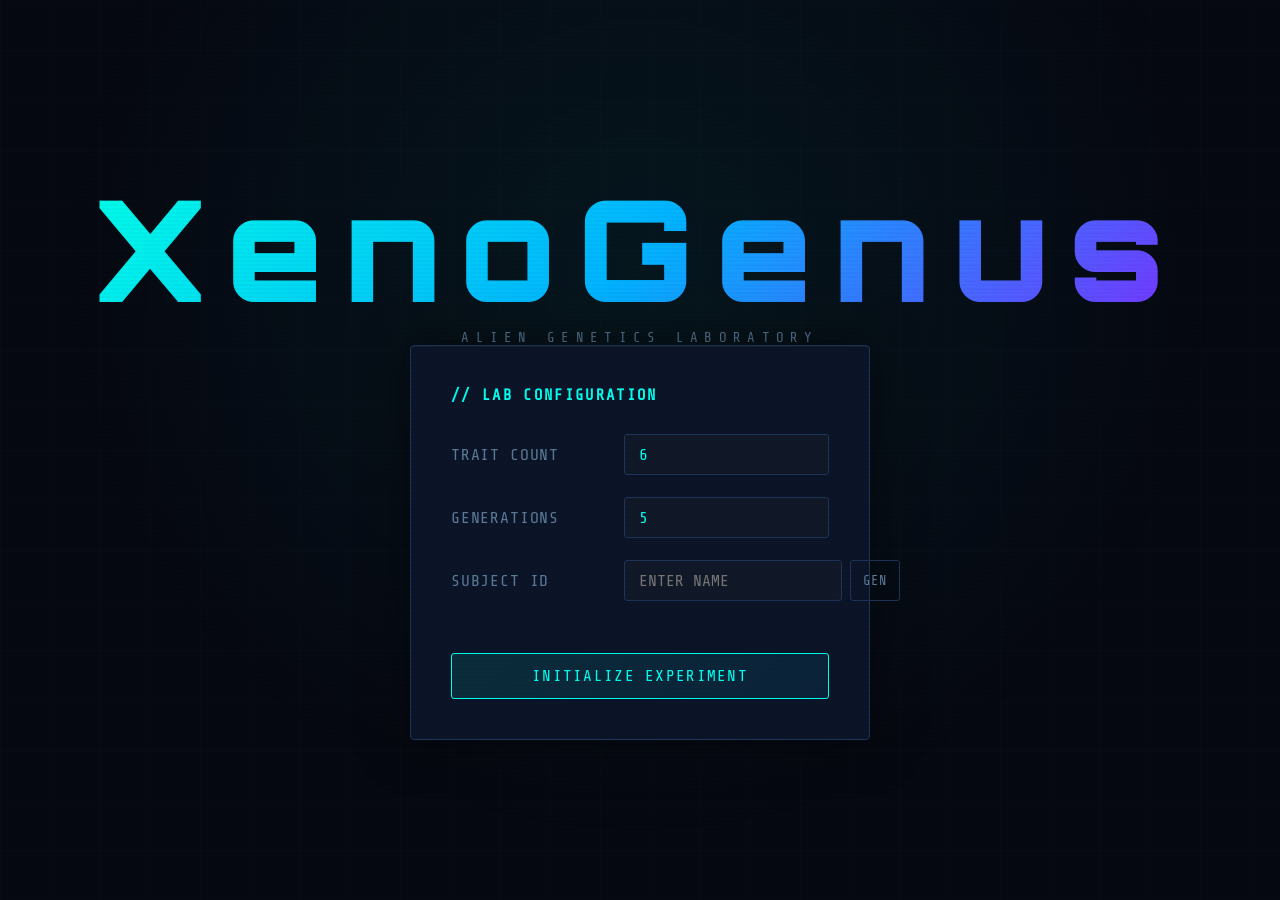
<file: xenogen_v6.html>
<!DOCTYPE html>
<html lang="en">
<head>
<meta charset="UTF-8">
<meta name="viewport" content="width=device-width, initial-scale=1.0">
<title>XenoGenus v6 — Alien Genetics Lab</title>
<link href="https://fonts.googleapis.com/css2?family=Orbitron:wght@400;700;900&family=Share+Tech+Mono&display=swap" rel="stylesheet">
<style>
:root {
  --bg:#070912; --bg2:#0c1020; --bg3:#111828; --panel:#0c1528; --panel2:#131e30;
  --border:#1e3458; --border2:#142848;
  --accent:#00fff0; --accent2:#18caff; --accent3:#9040ff; --accent4:#ff4499;
  --success:#44ffaa; --warn:#ffc820; --danger:#ff4477;
  --text:#d8eeff; --text-dim:#5a7a96; --text-bright:#f0f8ff;
}
html { font-size: 20px; }
*{box-sizing:border-box;margin:0;padding:0;}
body{background:var(--bg);color:var(--text);font-family:'Share Tech Mono',monospace;min-height:100vh;overflow-x:hidden;}
body::before{content:'';position:fixed;inset:0;z-index:9999;pointer-events:none;
  background:repeating-linear-gradient(0deg,transparent,transparent 2px,rgba(0,0,0,0.025) 2px,rgba(0,0,0,0.025) 4px);}
body::after{content:'';position:fixed;inset:0;z-index:0;pointer-events:none;
  background-image:linear-gradient(rgba(0,255,231,0.015) 1px,transparent 1px),linear-gradient(90deg,rgba(0,255,231,0.015) 1px,transparent 1px);
  background-size:50px 50px;}
.screen{display:none;position:relative;z-index:1;}
.screen.active{display:flex;flex-direction:column;min-height:100vh;}
.hidden{display:none!important;}
::-webkit-scrollbar{width:4px;}::-webkit-scrollbar-track{background:var(--bg2);}
::-webkit-scrollbar-thumb{background:var(--border);border-radius:2px;}

/* ── SHARED COMPONENTS ── */
.x-btn{font-family:'Share Tech Mono',monospace;letter-spacing:0.08em;cursor:pointer;text-transform:uppercase;transition:all 0.2s;border-radius:3px;}
.x-btn-primary{background:linear-gradient(135deg,rgba(0,255,231,0.1),rgba(0,180,255,0.08));border:1px solid var(--accent);color:var(--accent);padding:0.65rem 1.4rem;font-size:0.8rem;}
.x-btn-primary:hover:not(:disabled){box-shadow:0 0 25px rgba(0,255,231,0.2);transform:translateY(-1px);}
.x-btn-primary:disabled{opacity:0.3;cursor:not-allowed;}
.x-btn-sec{background:transparent;border:1px solid var(--border);color:var(--text-dim);padding:0.6rem 1rem;font-size:0.75rem;}
.x-btn-sec:hover{border-color:var(--text-dim);color:var(--text);}
.x-btn-accent3{background:linear-gradient(135deg,rgba(123,47,255,0.15),rgba(123,47,255,0.05));border:1px solid var(--accent3);color:var(--accent3);padding:0.65rem 1.4rem;font-size:0.8rem;}
.x-btn-accent3:hover:not(:disabled){box-shadow:0 0 25px rgba(123,47,255,0.25);transform:translateY(-1px);}
.x-btn-accent3:disabled{opacity:0.3;cursor:not-allowed;}
.x-btn-success{background:linear-gradient(135deg,rgba(57,255,138,0.1),rgba(0,255,231,0.06));border:1px solid var(--success);color:var(--success);padding:0.65rem 1.4rem;font-size:0.8rem;}
.x-btn-success:hover:not(:disabled){box-shadow:0 0 25px rgba(57,255,138,0.2);transform:translateY(-1px);}
.x-btn-success:disabled{opacity:0.3;cursor:not-allowed;}
.screen-title-bar{font-family:'Share Tech Mono',monospace;font-size:0.72rem;letter-spacing:0.15em;color:var(--accent3);border-left:2px solid var(--accent3);padding-left:0.75rem;margin-bottom:1rem;}

/* ══════════════════════
   TITLE SCREEN
══════════════════════ */
#screen-title{align-items:center;justify-content:center;text-align:center;padding:2rem;
  background:radial-gradient(ellipse at 50% 30%,rgba(0,255,231,0.06) 0%,transparent 65%);}
.x-logo{font-family:'Orbitron',sans-serif;font-size:clamp(3.5rem,11vw,7.5rem);font-weight:900;letter-spacing:0.15em;
  background:linear-gradient(135deg,#00ffe7,#00b4ff,#7b2fff);-webkit-background-clip:text;-webkit-text-fill-color:transparent;
  background-clip:text;animation:logopulse 3s ease-in-out infinite;}
@keyframes logopulse{0%,100%{filter:drop-shadow(0 0 20px rgba(0,255,231,0.3));}50%{filter:drop-shadow(0 0 45px rgba(0,255,231,0.55));}}
.logo-sub{font-family:'Share Tech Mono',monospace;font-size:clamp(0.45rem,1.8vw,0.7rem);letter-spacing:0.45em;color:var(--text-dim);margin-top:-0.3rem;}
.tagline{font-size:0.85rem;color:var(--accent2);letter-spacing:0.1em;margin:1.5rem 0 2.5rem;opacity:0.7;}
.setup-card{background:var(--panel);border:1px solid var(--border);border-radius:4px;padding:2rem;width:100%;max-width:460px;
  box-shadow:0 0 50px rgba(0,0,0,0.5),inset 0 1px 0 rgba(255,255,255,0.03);}
.setup-card h2{font-family:'Share Tech Mono',monospace;font-size:0.78rem;letter-spacing:0.15em;color:var(--accent);margin-bottom:1.5rem;text-align:left;}
.cfg-row{display:flex;align-items:center;justify-content:space-between;margin-bottom:1.1rem;gap:1rem;}
.cfg-row label{font-size:0.82rem;color:var(--text-dim);letter-spacing:0.05em;flex-shrink:0;}
.cfg-row select,.cfg-row input[type=number],.cfg-row input[type=text]{
  background:var(--bg3);border:1px solid var(--border);border-radius:3px;color:var(--accent);
  font-family:'Share Tech Mono',monospace;font-size:0.82rem;padding:0.5rem 0.7rem;outline:none;cursor:pointer;width:205px;transition:border-color 0.2s;}
.cfg-row select:focus,.cfg-row input:focus{border-color:var(--accent);box-shadow:0 0 10px rgba(0,255,231,0.12);}

/* ══════════════════════
   BUILD SCREEN
══════════════════════ */
#screen-build{align-items:center;padding:0.6rem 0.5rem;background:radial-gradient(ellipse at 50% 0%,rgba(0,255,231,0.04) 0%,transparent 55%);}
.build-header{text-align:center;margin-bottom:0.85rem;}
.build-header h1{font-family:'Share Tech Mono',monospace;font-size:1.2rem;letter-spacing:0.15em;color:var(--accent);margin-bottom:0.25rem;}
.build-header p{font-size:0.9rem;color:var(--text-dim);letter-spacing:0.03em;}
.build-layout{display:flex;gap:1rem;width:100%;max-width:100%;align-items:flex-start;padding:0 0.25rem;}
.build-spinners{flex:1;background:var(--panel);border:1px solid var(--border);border-radius:4px;padding:0.85rem;}
.build-spinners h3{font-family:'Share Tech Mono',monospace;font-size:0.8rem;letter-spacing:0.1em;color:var(--accent3);margin-bottom:0.6rem;}
.spinner-row{display:flex;align-items:center;gap:0.6rem;padding:0.5rem 0;border-bottom:1px solid var(--border2);}
.spinner-row:last-child{border-bottom:none;}
.sr-name{font-size:0.9rem;color:var(--text-dim);width:145px;flex-shrink:0;letter-spacing:0.02em;}
.sr-alleles{display:flex;gap:0.35rem;flex:1;}
.allele-slot{width:52px;height:52px;border-radius:3px;background:var(--bg3);border:1px solid var(--border2);
  display:flex;align-items:center;justify-content:center;font-size:1rem;font-weight:700;color:var(--accent2);
  transition:all 0.3s;position:relative;overflow:hidden;flex-shrink:0;}
.allele-slot.spinning{animation:slotSpin 0.08s linear infinite;}
.allele-slot.landed{border-color:var(--accent);box-shadow:0 0 8px rgba(0,255,231,0.3);animation:slotLand 0.3s ease-out;}
@keyframes slotSpin{0%{transform:translateY(0);}50%{transform:translateY(-4px);}100%{transform:translateY(0);}}
@keyframes slotLand{0%{transform:scale(1.2);background:rgba(0,255,231,0.15);}100%{transform:scale(1);background:var(--bg3);}}
.sr-pheno{font-size:0.85rem;color:var(--text);flex:1;text-align:right;opacity:0.9;}
.sr-spin-btn{padding:0.35rem 0.7rem;background:var(--bg3);border:1px solid var(--border);border-radius:2px;
  color:var(--text-dim);font-family:'Share Tech Mono',monospace;font-size:0.75rem;letter-spacing:0.04em;
  cursor:pointer;transition:all 0.15s;white-space:nowrap;flex-shrink:0;}
.sr-spin-btn:hover{border-color:var(--accent3);color:var(--accent3);}
.sr-spin-btn.respun{border-color:var(--accent3);color:var(--accent3);}
.build-preview{width:260px;flex-shrink:0;display:flex;flex-direction:column;align-items:center;gap:0.75rem;}
.build-preview-card{background:var(--panel);border:1px solid var(--border);border-radius:4px;padding:1rem;width:100%;text-align:center;}
.build-preview-card h3{font-family:'Share Tech Mono',monospace;font-size:0.65rem;letter-spacing:0.2em;color:var(--text-dim);margin-bottom:0.6rem;}
.build-actions{display:flex;flex-direction:column;gap:0.5rem;width:100%;}
.spin-all-btn{width:100%;padding:0.65rem;background:rgba(123,47,255,0.12);border:1px solid var(--accent3);
  border-radius:3px;color:var(--accent3);font-family:'Share Tech Mono',monospace;font-size:0.8rem;
  letter-spacing:0.06em;cursor:pointer;transition:all 0.2s;}
.spin-all-btn:hover{background:rgba(123,47,255,0.22);box-shadow:0 0 15px rgba(123,47,255,0.2);}
.build-progress{font-size:0.82rem;color:var(--text-dim);text-align:center;}
.build-progress span{color:var(--accent);}

/* ══════════════════════
   PARTNER SELECT SCREEN
══════════════════════ */
#screen-partner{align-items:center;padding:1.5rem 1rem;background:radial-gradient(ellipse at 50% 0%,rgba(123,47,255,0.05) 0%,transparent 55%);}
.partner-header{text-align:center;margin-bottom:1.5rem;}
.partner-header h1{font-family:'Share Tech Mono',monospace;font-size:1.1rem;letter-spacing:0.12em;color:var(--accent3);margin-bottom:0.35rem;}
.partner-header p{font-size:0.82rem;color:var(--text-dim);letter-spacing:0.03em;}
.partner-grid{display:flex;gap:1rem;justify-content:center;flex-wrap:wrap;max-width:1100px;width:100%;}
.partner-candidate{background:var(--panel);border:2px solid var(--border);border-radius:6px;padding:1rem;
  width:280px;cursor:pointer;transition:all 0.25s;position:relative;text-align:center;}
.partner-candidate:hover{border-color:var(--accent3);box-shadow:0 0 25px rgba(123,47,255,0.2);transform:translateY(-3px);}
.partner-candidate.selected{border-color:var(--accent3);box-shadow:0 0 30px rgba(123,47,255,0.3);}
.partner-candidate::before{content:'';position:absolute;top:0;left:0;right:0;height:2px;
  background:linear-gradient(90deg,transparent,var(--accent3),transparent);opacity:0;transition:opacity 0.2s;}
.partner-candidate:hover::before,.partner-candidate.selected::before{opacity:1;}
.pc-id{font-family:'Share Tech Mono',monospace;font-size:0.7rem;letter-spacing:0.1em;color:var(--accent3);margin-bottom:0.6rem;}
.pc-svg-wrap{display:flex;justify-content:center;margin:0.4rem 0 0.75rem;}
.pc-traits{display:flex;flex-direction:column;gap:0;text-align:left;margin-bottom:0.75rem;}
.pc-trait-row{display:flex;justify-content:space-between;font-size:0.7rem;padding:0.15rem 0;border-bottom:1px solid var(--border2);}
.pc-trait-row:last-child{border-bottom:none;}
.pc-trait-name{color:var(--text-dim);flex-shrink:0;margin-right:0.4rem;}
.pc-trait-pheno{color:var(--text);text-align:right;font-size:0.68rem;}
.pc-select-btn{width:100%;padding:0.5rem;background:rgba(123,47,255,0.1);border:1px solid var(--accent3);
  border-radius:3px;color:var(--accent3);font-family:'Share Tech Mono',monospace;font-size:0.72rem;
  letter-spacing:0.05em;cursor:pointer;transition:all 0.2s;text-transform:uppercase;}
.pc-select-btn:hover,.partner-candidate.selected .pc-select-btn{background:rgba(123,47,255,0.25);box-shadow:0 0 15px rgba(123,47,255,0.2);}
/* Player panel strip on partner screen */
.player-panel-strip{background:var(--panel);border:1px solid var(--border);border-radius:4px;
  padding:0.65rem 1rem;margin-bottom:1rem;max-width:1100px;width:100%;display:flex;align-items:flex-start;gap:1rem;}
.player-panel-strip .screen-title-bar{margin-bottom:0;white-space:nowrap;padding-top:0.15rem;}
.player-panel-strip .geno-table{font-size:0.72rem;}

/* ══════════════════════
   GAME SCREEN (Observe + Predict + Fertilize + Reveal)
══════════════════════ */
#screen-game{flex-direction:column;padding:0;}
.game-header{display:flex;align-items:center;justify-content:space-between;padding:0.55rem 1.1rem;
  border-bottom:1px solid var(--border2);background:rgba(0,0,0,0.6);backdrop-filter:blur(6px);flex-shrink:0;}
.gh-left{display:flex;align-items:center;gap:1rem;}
.gh-title{font-family:'Share Tech Mono',monospace;font-size:0.85rem;font-weight:900;letter-spacing:0.1em;color:var(--accent);}
.gh-round{font-size:0.78rem;color:var(--text-dim);letter-spacing:0.04em;}
.gh-round em{color:var(--accent2);font-style:normal;}
.gh-diff{font-size:0.7rem;padding:0.1rem 0.45rem;border-radius:2px;letter-spacing:0.05em;}
.gh-diff.beginner{background:rgba(57,255,138,0.1);border:1px solid var(--success);color:var(--success);}
.gh-diff.advanced{background:rgba(0,180,255,0.1);border:1px solid var(--accent2);color:var(--accent2);}
.gh-diff.expert{background:rgba(255,58,110,0.1);border:1px solid var(--danger);color:var(--danger);}
.streak-badge{background:rgba(255,184,0,0.12);border:1px solid var(--warn);border-radius:2px;
  padding:0.1rem 0.45rem;font-size:0.72rem;color:var(--warn);letter-spacing:0.04em;}
.gh-right{display:flex;align-items:center;gap:1.2rem;}
.gh-score-block{text-align:right;}
.gh-score-label{font-size:0.65rem;color:var(--text-dim);letter-spacing:0.08em;display:block;}
.gh-score-val{font-family:'Share Tech Mono',monospace;font-size:1.1rem;font-weight:700;color:var(--warn);}

.game-body{display:grid;grid-template-columns:1fr 160px;flex:1;overflow:hidden;}
.game-main{padding:0.85rem;overflow-y:auto;display:flex;flex-direction:column;gap:0.8rem;}
.phase-bar{font-family:'Share Tech Mono',monospace;font-size:0.75rem;letter-spacing:0.1em;
  border-left:2px solid var(--accent3);padding-left:0.65rem;color:var(--accent3);}

/* Arena */
.alien-arena{display:grid;grid-template-columns:1fr 72px 1fr;gap:0.7rem;align-items:start;}
.alien-card{background:var(--panel);border:1px solid var(--border);border-radius:4px;padding:0.7rem;position:relative;overflow:hidden;}
.alien-card::after{content:'';position:absolute;top:0;left:0;right:0;height:1px;
  background:linear-gradient(90deg,transparent,var(--accent2),transparent);opacity:0.25;}
.alien-card.player::after{background:linear-gradient(90deg,transparent,var(--accent),transparent);opacity:0.35;}
.ac-label{font-size:0.68rem;letter-spacing:0.06em;color:var(--text-dim);text-transform:uppercase;margin-bottom:0.35rem;}
.ac-label em{color:var(--accent);font-style:normal;}
.ac-svg{display:flex;justify-content:center;margin:0.2rem 0;}
.geno-table{width:100%;border-collapse:collapse;font-size:0.72rem;margin-top:0.3rem;}
.geno-table tr{border-bottom:1px solid rgba(26,45,74,0.6);}
.geno-table tr:last-child{border-bottom:none;}
.geno-table td{padding:0.22rem 0.25rem;vertical-align:middle;}
.td-name{color:var(--text-dim);width:40%;}
.td-geno{color:var(--accent2);font-weight:bold;width:22%;text-align:center;}
.td-pheno{color:var(--text);width:38%;text-align:right;font-size:0.68rem;}

/* Egg column */
.egg-col{display:flex;flex-direction:column;align-items:center;gap:0.35rem;padding-top:1rem;}
.egg-wrap{position:relative;width:66px;height:82px;}
.egg-svg{width:100%;height:100%;}
.egg-allele-disp{position:absolute;top:14px;left:5px;right:5px;bottom:10px;
  display:flex;flex-direction:column;align-items:center;justify-content:center;gap:0;overflow:hidden;}
.egg-chip{font-size:0.38rem;color:var(--accent);text-align:center;white-space:nowrap;
  opacity:0;transform:translateY(-5px);transition:opacity 0.25s,transform 0.25s;}
.egg-chip.vis{opacity:1;transform:translateY(0);}
.btn-fert{padding:0.3rem;background:rgba(123,47,255,0.12);border:1px solid var(--accent3);
  border-radius:2px;color:var(--accent3);font-family:'Share Tech Mono',monospace;font-size:0.45rem;
  letter-spacing:0.06em;cursor:pointer;text-transform:uppercase;transition:all 0.2s;width:66px;text-align:center;}
.btn-fert:hover:not(:disabled){background:rgba(123,47,255,0.28);box-shadow:0 0 12px rgba(123,47,255,0.3);}
.btn-fert:disabled{opacity:0.3;cursor:not-allowed;}
.egg-label{font-size:0.48rem;color:var(--text-dim);letter-spacing:0.1em;text-align:center;}
.egg-geno-list{width:66px;background:rgba(0,0,0,0.4);border:1px solid rgba(0,255,231,0.2);border-radius:2px;padding:0.3rem 0.25rem;margin-top:0.2rem;}
.egg-geno-row{display:flex;justify-content:space-between;font-size:0.45rem;padding:0.08rem 0;border-bottom:1px solid rgba(26,45,74,0.5);white-space:nowrap;}
.egg-geno-row:last-child{border-bottom:none;}
.egg-geno-tid{color:var(--text-dim);overflow:hidden;text-overflow:ellipsis;max-width:32px;}
.egg-geno-val{color:var(--accent);font-weight:700;}

/* Prediction panel */
.pred-panel{background:var(--panel);border:1px solid var(--border);border-radius:4px;padding:0.75rem;}
.pred-panel-hdr{display:flex;align-items:center;justify-content:space-between;margin-bottom:0.65rem;}
.pred-panel-hdr h3{font-family:'Share Tech Mono',monospace;font-size:0.78rem;letter-spacing:0.08em;color:var(--accent2);}
.pred-phase-tag{font-size:0.66rem;padding:0.1rem 0.45rem;border-radius:10px;letter-spacing:0.04em;}
.pred-phase-tag.pre{background:rgba(255,184,0,0.1);border:1px solid var(--warn);color:var(--warn);}
.pred-phase-tag.post{background:rgba(57,255,138,0.08);border:1px solid var(--success);color:var(--success);}
.pred-grid{display:grid;grid-template-columns:repeat(auto-fill,minmax(165px,1fr));gap:0.4rem;}
.pred-item{background:var(--bg3);border:1px solid var(--border2);border-radius:3px;padding:0.42rem 0.5rem;}
.pred-item-lbl{font-size:0.7rem;color:var(--text-dim);letter-spacing:0.03em;margin-bottom:0.28rem;}
.pred-item select{width:100%;background:var(--bg);border:1px solid var(--border);border-radius:2px;
  color:var(--text);font-family:'Share Tech Mono',monospace;font-size:0.72rem;padding:0.25rem 0.3rem;outline:none;cursor:pointer;}
.pred-item select:focus{border-color:var(--accent2);}
.prob-row{margin-top:0.28rem;display:flex;gap:0.2rem;}
.prob-btn{padding:0.18rem 0.3rem;background:var(--bg2);border:1px solid var(--border);border-radius:2px;
  color:var(--text-dim);font-size:0.7rem;cursor:pointer;transition:all 0.15s;flex:1;text-align:center;}
.prob-btn:hover{border-color:var(--accent2);color:var(--accent2);}
.prob-btn.sel{background:rgba(0,180,255,0.12);border-color:var(--accent2);color:var(--accent2);}
.pred-item.cor{border-color:var(--success);background:rgba(57,255,138,0.04);}
.pred-item.inc{border-color:var(--danger);background:rgba(255,58,110,0.04);}
.fb-tag{display:none;font-size:0.68rem;margin-top:0.22rem;}
.pred-item.cor .fb-tag{display:block;color:var(--success);}
.pred-item.inc .fb-tag{display:block;color:var(--danger);}
.corr-ans{display:none;font-size:0.7rem;color:var(--success);margin-top:0.15rem;}
.pred-item.inc .corr-ans{display:block;}
.pred-note{font-size:0.74rem;color:var(--text-dim);margin-bottom:0.5rem;padding:0.35rem 0.5rem;
  background:rgba(255,184,0,0.05);border:1px solid rgba(255,184,0,0.15);border-radius:2px;}

/* Offspring reveal */
.off-reveal{background:var(--panel);border:1px solid var(--accent3);border-radius:4px;padding:0.75rem;}
.off-reveal h3{font-family:'Share Tech Mono',monospace;font-size:0.78rem;letter-spacing:0.08em;color:var(--accent3);margin-bottom:0.6rem;}
.off-grid{display:flex;gap:0.85rem;align-items:flex-start;}

/* Round overlay */
.overlay{position:fixed;inset:0;background:rgba(0,0,0,0.78);z-index:200;display:none;align-items:center;justify-content:center;}
.overlay.show{display:flex;}
.score-box{background:var(--panel);border:1px solid var(--accent3);border-radius:5px;padding:2rem;
  text-align:center;max-width:360px;width:90%;box-shadow:0 0 60px rgba(123,47,255,0.3);}
.score-box h2{font-family:'Share Tech Mono',monospace;font-size:0.82rem;letter-spacing:0.12em;color:var(--accent3);margin-bottom:1rem;}
.round-pts{font-family:'Share Tech Mono',monospace;font-size:2.5rem;font-weight:900;color:var(--warn);margin:0.25rem 0;}
.round-pts-lbl{font-size:0.72rem;color:var(--text-dim);letter-spacing:0.08em;margin-bottom:1.25rem;}
.bk-table{text-align:left;font-size:0.72rem;margin-bottom:1.25rem;background:var(--bg3);border-radius:3px;padding:0.6rem;}
.bk-row{display:flex;justify-content:space-between;padding:0.16rem 0;border-bottom:1px solid var(--border2);}
.bk-row:last-child{border-bottom:none;}
.bk-pts{color:var(--success);font-weight:bold;}
.bk-streak{margin-bottom:1rem;font-size:0.78rem;color:var(--warn);}

/* Lineage sidebar */
.lineage-panel{border-left:1px solid var(--border2);background:rgba(0,0,0,0.35);
  padding:0.55rem 0.45rem;overflow-y:auto;display:flex;flex-direction:column;gap:0.3rem;}
.lin-title{font-family:'Share Tech Mono',monospace;font-size:0.6rem;letter-spacing:0.1em;
  color:var(--text-dim);text-align:center;margin-bottom:0.3rem;padding-bottom:0.3rem;border-bottom:1px solid var(--border2);}
.lin-entry{background:var(--panel);border:1px solid var(--border2);border-radius:3px;
  padding:0.3rem;text-align:center;transition:border-color 0.2s;}
.lin-entry.cur{border-color:var(--accent);}
.lin-gen{font-size:0.45rem;color:var(--text-dim);letter-spacing:0.06em;}
.lin-gen em{color:var(--accent2);font-style:normal;}

/* ══════════════════════
   REFERENCE TABLE POPUP
══════════════════════ */
.ref-overlay{position:fixed;inset:0;background:rgba(0,0,0,0.82);z-index:500;display:none;align-items:flex-start;justify-content:center;padding:2rem 1rem;overflow-y:auto;}
.ref-overlay.show{display:flex;}
.ref-box{background:var(--panel);border:1px solid var(--accent);border-radius:6px;padding:1.5rem;width:100%;max-width:780px;position:relative;}
.ref-box-hdr{display:flex;align-items:center;justify-content:space-between;margin-bottom:1.2rem;padding-bottom:0.75rem;border-bottom:1px solid var(--border);}
.ref-box-hdr h2{font-family:'Share Tech Mono',monospace;font-size:0.82rem;letter-spacing:0.12em;color:var(--accent);}
.ref-close{background:transparent;border:1px solid var(--border);border-radius:3px;color:var(--text-dim);font-family:'Share Tech Mono',monospace;font-size:0.75rem;padding:0.3rem 0.7rem;cursor:pointer;letter-spacing:0.05em;transition:all 0.15s;}
.ref-close:hover{border-color:var(--accent);color:var(--accent);}
.ref-section{margin-bottom:1.2rem;}
.ref-section-title{font-family:'Share Tech Mono',monospace;font-size:0.72rem;letter-spacing:0.1em;color:var(--accent3);margin-bottom:0.5rem;padding-bottom:0.3rem;border-bottom:1px solid var(--border2);}
.ref-table{width:100%;border-collapse:collapse;font-size:0.74rem;}
.ref-table th{font-family:'Share Tech Mono',monospace;font-size:0.68rem;letter-spacing:0.07em;color:var(--text-dim);text-align:left;padding:0.3rem 0.4rem;border-bottom:1px solid var(--border);}
.ref-table td{padding:0.3rem 0.4rem;border-bottom:1px solid var(--border2);vertical-align:middle;}
.ref-table tr:last-child td{border-bottom:none;}
.ref-table tr:hover td{background:rgba(255,255,255,0.02);}
.ref-td-trait{color:var(--text-dim);width:18%;}
.ref-td-allele{font-family:'Share Tech Mono',monospace;font-size:0.72rem;font-weight:700;color:var(--accent2);width:14%;text-align:center;}
.ref-td-geno{font-family:'Share Tech Mono',monospace;font-size:0.7rem;color:var(--accent);width:20%;text-align:center;}
.ref-td-pheno{color:var(--text);width:22%;}
.ref-td-type{font-size:0.68rem;color:var(--text-dim);width:10%;text-align:center;letter-spacing:0.02em;}
.ref-badge-dom{background:rgba(0,255,240,0.1);border:1px solid var(--accent);border-radius:2px;padding:0.05rem 0.3rem;font-size:0.62rem;color:var(--accent);letter-spacing:0.04em;}
.ref-badge-rec{background:rgba(90,122,150,0.12);border:1px solid var(--text-dim);border-radius:2px;padding:0.05rem 0.3rem;font-size:0.62rem;color:var(--text-dim);letter-spacing:0.04em;}
.ref-badge-cod{background:rgba(144,64,255,0.12);border:1px solid var(--accent3);border-radius:2px;padding:0.05rem 0.3rem;font-size:0.62rem;color:var(--accent3);letter-spacing:0.04em;}
.ref-note{font-size:0.72rem;color:var(--text-dim);padding:0.6rem 0.75rem;background:rgba(0,255,240,0.03);border:1px solid rgba(0,255,240,0.1);border-radius:3px;line-height:1.6;}
.ref-btn{background:rgba(0,255,240,0.06);border:1px solid var(--accent);border-radius:3px;color:var(--accent);font-family:'Share Tech Mono',monospace;font-size:0.7rem;padding:0.3rem 0.7rem;cursor:pointer;letter-spacing:0.05em;transition:all 0.2s;text-transform:uppercase;}
.ref-btn:hover{background:rgba(0,255,240,0.14);box-shadow:0 0 12px rgba(0,255,240,0.15);}

/* ══════════════════════
   NOTEBOOK BUTTON
══════════════════════ */
.nb-btn{background:rgba(255,184,0,0.07);border:1px solid var(--warn);border-radius:3px;color:var(--warn);font-family:'Share Tech Mono',monospace;font-size:0.7rem;padding:0.3rem 0.7rem;cursor:pointer;letter-spacing:0.05em;transition:all 0.2s;text-transform:uppercase;}
.nb-btn:hover{background:rgba(255,184,0,0.15);box-shadow:0 0 12px rgba(255,184,0,0.15);}

/* ══════════════════════
   NOTEBOOK OVERLAY
══════════════════════ */
.nb-overlay{position:fixed;inset:0;background:rgba(0,0,0,0.82);z-index:600;display:none;align-items:flex-start;justify-content:center;padding:2rem 1rem;overflow-y:auto;}
.nb-overlay.show{display:flex;}
.nb-box{background:var(--panel);border:1px solid var(--accent);border-radius:6px;padding:1.5rem;width:100%;max-width:920px;position:relative;}
.nb-box-hdr{display:flex;align-items:center;justify-content:space-between;margin-bottom:1rem;padding-bottom:0.75rem;border-bottom:1px solid var(--border);}
.nb-box-hdr h2{font-family:'Share Tech Mono',monospace;font-size:0.82rem;letter-spacing:0.12em;color:var(--accent);}
.nb-tabs{display:flex;gap:0.3rem;margin-bottom:1rem;flex-wrap:wrap;border-bottom:1px solid var(--border);padding-bottom:0.5rem;}
.nb-tab{background:transparent;border:1px solid var(--border);border-radius:3px;color:var(--text-dim);font-family:'Share Tech Mono',monospace;font-size:0.68rem;padding:0.25rem 0.6rem;cursor:pointer;letter-spacing:0.05em;transition:all 0.15s;text-transform:uppercase;}
.nb-tab:hover{border-color:var(--text-dim);color:var(--text);}
.nb-tab.active{border-color:var(--accent);color:var(--accent);background:rgba(0,255,231,0.07);}
.nb-section{margin-bottom:1.2rem;}
.nb-section-title{font-family:'Share Tech Mono',monospace;font-size:0.72rem;letter-spacing:0.1em;color:var(--accent3);margin-bottom:0.5rem;padding-bottom:0.3rem;border-bottom:1px solid var(--border2);}
/* Punnett square */
.nb-punnett-wrap{display:inline-block;margin-right:1.25rem;margin-bottom:0.75rem;vertical-align:top;}
.nb-punnett-label{font-size:0.68rem;color:var(--text-dim);letter-spacing:0.04em;margin-bottom:0.25rem;}
.nb-punnett-grid{display:grid;grid-template-columns:28px 52px 52px;gap:2px;width:fit-content;}
.nb-punnett-grid .nb-corner{width:28px;height:28px;}
.nb-punnett-grid .nb-pa{display:flex;align-items:center;justify-content:center;height:28px;font-family:'Share Tech Mono',monospace;font-size:0.75rem;font-weight:700;}
.nb-punnett-grid .nb-pc{display:flex;align-items:center;justify-content:center;height:40px;background:var(--bg3);border:1px solid var(--border2);border-radius:2px;font-family:'Share Tech Mono',monospace;font-size:0.72rem;font-weight:700;cursor:default;}
.nb-punnett-grid .nb-pc.dom{border-color:var(--accent);color:var(--accent);}
.nb-punnett-grid .nb-pc.rec{border-color:var(--text-dim);color:var(--text-dim);}
.nb-probs{font-size:0.68rem;color:var(--text-dim);margin-top:0.3rem;}
/* Notes textarea */
.nb-notes-area{width:100%;background:var(--bg3);border:1px solid var(--border);border-radius:3px;color:var(--text);font-family:'Share Tech Mono',monospace;font-size:0.78rem;padding:0.5rem;resize:vertical;min-height:80px;outline:none;transition:border-color 0.2s;}
.nb-notes-area:focus{border-color:var(--accent2);}
/* Summary lineage strip */
.nb-summary-strip{display:flex;gap:0.75rem;flex-wrap:wrap;align-items:flex-end;}
.nb-summary-alien{text-align:center;}
.nb-summary-gen{font-size:0.48rem;color:var(--text-dim);letter-spacing:0.06em;margin-top:0.2rem;font-family:'Share Tech Mono',monospace;}

/* ══════════════════════
   TRAIT TEST
══════════════════════ */
/* Budget button on partner screen */
.tt-btn{background:rgba(24,202,255,0.07);border:1px solid var(--accent2);border-radius:3px;color:var(--accent2);font-family:'Share Tech Mono',monospace;font-size:0.7rem;padding:0.35rem 0.9rem;cursor:pointer;letter-spacing:0.06em;transition:all 0.2s;text-transform:uppercase;}
.tt-btn:hover:not(:disabled){background:rgba(24,202,255,0.15);box-shadow:0 0 14px rgba(24,202,255,0.2);}
.tt-btn:disabled{opacity:0.3;cursor:not-allowed;}
/* Notebook budget badge */
.nb-test-badge{background:rgba(24,202,255,0.15);border:1px solid var(--accent2);border-radius:2px;padding:0.05rem 0.25rem;font-size:0.6rem;color:var(--accent2);margin-left:0.3rem;display:inline-block;}
/* Overlay */
.tt-overlay{position:fixed;inset:0;background:rgba(0,0,0,0.85);z-index:700;display:none;align-items:flex-start;justify-content:center;padding:2rem 1rem;overflow-y:auto;}
.tt-overlay.show{display:flex;}
.tt-box{background:var(--panel);border:1px solid var(--accent2);border-radius:6px;padding:1.5rem;width:100%;max-width:680px;position:relative;}
.tt-box-hdr{display:flex;align-items:center;justify-content:space-between;gap:0.75rem;margin-bottom:1.2rem;padding-bottom:0.75rem;border-bottom:1px solid var(--border);}
.tt-box-hdr h2{font-family:'Share Tech Mono',monospace;font-size:0.82rem;letter-spacing:0.12em;color:var(--accent2);}
.tt-budget-disp{font-size:0.72rem;color:var(--text-dim);white-space:nowrap;}
.tt-budget-disp strong{color:var(--accent2);}
.tt-step-label{font-family:'Share Tech Mono',monospace;font-size:0.72rem;letter-spacing:0.1em;color:var(--accent3);margin-bottom:0.6rem;padding-bottom:0.3rem;border-bottom:1px solid var(--border2);}
/* Partner thumbnails */
.tt-thumb-row{display:flex;gap:0.75rem;justify-content:center;flex-wrap:wrap;}
.tt-thumb{background:var(--bg3);border:2px solid var(--border);border-radius:4px;padding:0.6rem;text-align:center;width:140px;cursor:pointer;transition:all 0.2s;}
.tt-thumb:hover:not(.tested-out){border-color:var(--accent3);box-shadow:0 0 14px rgba(123,47,255,0.2);}
.tt-thumb.selected{border-color:var(--accent3);box-shadow:0 0 20px rgba(123,47,255,0.3);}
.tt-thumb.tested-out{opacity:0.35;cursor:not-allowed;pointer-events:none;}
.tt-thumb-id{font-family:'Share Tech Mono',monospace;font-size:0.6rem;letter-spacing:0.08em;color:var(--accent3);margin-bottom:0.35rem;}
/* Trait select */
.tt-select{background:var(--bg3);border:1px solid var(--border);border-radius:3px;color:var(--text);font-family:'Share Tech Mono',monospace;font-size:0.78rem;padding:0.4rem 0.6rem;outline:none;cursor:pointer;width:100%;max-width:320px;transition:border-color 0.15s;}
.tt-select:focus{border-color:var(--accent2);}
/* Results: allele reference panel */
.tt-allele-row{display:flex;gap:2rem;flex-wrap:wrap;margin-bottom:1.2rem;padding:0.75rem;background:var(--bg3);border:1px solid var(--border);border-radius:3px;}
.tt-allele-block{text-align:center;}
.tt-allele-label{font-size:0.65rem;color:var(--text-dim);letter-spacing:0.08em;margin-bottom:0.25rem;}
.tt-allele-val{font-family:'Share Tech Mono',monospace;font-size:1.1rem;font-weight:700;color:var(--accent2);}
/* Punnett grid */
.tt-punnett-wrap{margin-bottom:0.75rem;}
.tt-punnett-grid{display:grid;grid-template-columns:40px 72px 72px;gap:3px;width:fit-content;}
.tt-corner{width:40px;height:40px;}
.tt-ph{display:flex;align-items:center;justify-content:center;height:40px;font-family:'Share Tech Mono',monospace;font-size:0.78rem;font-weight:700;}
.tt-punnett-input{width:70px;height:40px;background:var(--bg2);border:1px solid var(--border);border-radius:3px;color:var(--accent2);font-family:'Share Tech Mono',monospace;font-size:0.88rem;font-weight:700;text-align:center;text-transform:uppercase;outline:none;transition:border-color 0.15s;}
.tt-punnett-input:focus{border-color:var(--accent2);box-shadow:0 0 8px rgba(24,202,255,0.2);}
.tt-punnett-cell{display:flex;align-items:center;justify-content:center;height:56px;background:var(--bg3);border:1px solid var(--border2);border-radius:3px;font-family:'Share Tech Mono',monospace;font-size:0.9rem;font-weight:700;color:var(--text-dim);transition:all 0.2s;}
.tt-punnett-cell.filled{border-color:var(--accent);color:var(--accent);background:rgba(0,255,231,0.06);box-shadow:inset 0 0 8px rgba(0,255,231,0.05);}
/* Tested indicator on partner card */
.partner-candidate.tested{border-color:rgba(0,255,231,0.35);}
.partner-candidate.tested .pc-id::after{content:' · TESTED';color:var(--accent);font-size:0.62rem;}

/* ══════════════════════
   VIGNETTE SCREEN
══════════════════════ */
#screen-vignette{flex-direction:column;padding:0;background:var(--bg);}
.vig-header{display:flex;align-items:center;justify-content:space-between;padding:0.55rem 1.1rem;
  border-bottom:1px solid var(--border2);background:rgba(0,0,0,0.6);backdrop-filter:blur(6px);flex-shrink:0;}
.vig-title-bar{font-family:'Share Tech Mono',monospace;font-size:0.78rem;letter-spacing:0.1em;color:var(--accent);}
.vig-title-bar em{color:var(--success);font-style:normal;}
.vig-round-label{font-size:0.72rem;color:var(--text-dim);letter-spacing:0.06em;}
.vig-round-label em{color:var(--accent2);font-style:normal;}
.vig-score-badge{font-family:'Share Tech Mono',monospace;font-size:0.82rem;color:var(--warn);}
.vig-canvas-wrap{position:relative;flex:1;display:flex;align-items:center;justify-content:center;
  overflow:hidden;background:#000;min-height:300px;}
#vig-canvas{display:block;max-width:100%;image-rendering:pixelated;}
.vig-overlay{position:absolute;inset:0;display:flex;align-items:center;justify-content:center;
  background:rgba(0,0,0,0.72);z-index:10;}
.vig-overlay.hidden{display:none;}
.vig-event-card{background:var(--panel);border:2px solid var(--accent3);border-radius:6px;
  padding:1.5rem 2rem;max-width:480px;width:90%;text-align:center;
  box-shadow:0 0 60px rgba(123,47,255,0.3);animation:cardIn 0.3s ease-out;}
@keyframes cardIn{from{transform:scale(0.85);opacity:0;}to{transform:scale(1);opacity:1;}}
.vig-card-type{font-family:'Share Tech Mono',monospace;font-size:0.65rem;letter-spacing:0.18em;
  margin-bottom:0.5rem;padding:0.15rem 0.5rem;border-radius:2px;display:inline-block;}
.vig-card-type.hazard{background:rgba(255,68,119,0.12);border:1px solid var(--danger);color:var(--danger);}
.vig-card-type.windfall{background:rgba(57,255,138,0.1);border:1px solid var(--success);color:var(--success);}
.vig-card-type.flavor{background:rgba(0,180,255,0.08);border:1px solid var(--accent2);color:var(--accent2);}
.vig-card-title{font-family:'Share Tech Mono',monospace;font-size:0.9rem;letter-spacing:0.06em;
  color:var(--text-bright);margin:0.5rem 0 0.75rem;}
.vig-card-text{font-size:0.8rem;color:var(--text);line-height:1.65;margin-bottom:1rem;}
.vig-card-delta{font-family:'Share Tech Mono',monospace;font-size:1.4rem;font-weight:700;margin-bottom:1rem;}
.vig-card-delta.pos{color:var(--success);}
.vig-card-delta.neg{color:var(--danger);}
.vig-card-delta.neu{color:var(--text-dim);}
.vig-progress-wrap{padding:0.35rem 1.1rem;background:rgba(0,0,0,0.5);border-bottom:1px solid var(--border2);}
.vig-progress-bar{height:3px;background:var(--border2);border-radius:2px;overflow:hidden;}
#vig-progress-fill{height:100%;width:0%;background:linear-gradient(90deg,var(--accent3),var(--accent));
  transition:width 0.4s ease;border-radius:2px;}
.vig-footer{display:flex;align-items:center;justify-content:space-between;padding:0.6rem 1.1rem;
  border-top:1px solid var(--border2);background:rgba(0,0,0,0.5);flex-shrink:0;}

/* Biome intro overlay */
.vig-intro-card{background:var(--panel);border:2px solid var(--accent);border-radius:6px;
  padding:2rem;max-width:560px;width:90%;text-align:center;box-shadow:0 0 60px rgba(0,255,231,0.15);}
.vig-intro-title{font-family:'Orbitron',sans-serif;font-size:1.2rem;letter-spacing:0.12em;
  color:var(--accent);margin-bottom:0.4rem;}
.vig-intro-sub{font-size:0.72rem;color:var(--text-dim);letter-spacing:0.08em;margin-bottom:1.5rem;}
.vig-biome-map{display:flex;gap:0.5rem;justify-content:center;margin-bottom:1.5rem;}
.vig-biome-node{background:var(--bg3);border:1px solid var(--border);border-radius:4px;
  padding:0.6rem 0.9rem;min-width:100px;position:relative;}
.vig-biome-node.active{border-color:var(--accent);box-shadow:0 0 12px rgba(0,255,231,0.2);}
.vig-biome-node-name{font-family:'Share Tech Mono',monospace;font-size:0.72rem;letter-spacing:0.06em;
  color:var(--text);margin-bottom:0.2rem;}
.vig-biome-node-turns{font-size:0.62rem;color:var(--text-dim);}
.vig-biome-arrow{color:var(--text-dim);font-size:1.2rem;display:flex;align-items:center;}

/* Partner encounter cards in vignette */
.vig-encounter-candidate{background:var(--bg3);border:1px solid var(--border);border-radius:5px;
  padding:0.85rem;min-width:170px;max-width:210px;text-align:center;flex:1;}
.enc-svg-wrap{display:flex;justify-content:center;margin-bottom:0.4rem;}
.enc-name{font-family:'Share Tech Mono',monospace;font-size:0.72rem;letter-spacing:0.06em;
  color:var(--accent3);margin-bottom:0.4rem;}
.enc-dialogue{font-size:0.72rem;color:var(--text);line-height:1.55;font-style:italic;
  min-height:4rem;border-left:2px solid var(--accent3);padding-left:0.5rem;text-align:left;}

#screen-end{align-items:center;justify-content:center;padding:2rem;text-align:center;
  background:radial-gradient(ellipse at 50% 45%,rgba(123,47,255,0.07) 0%,transparent 60%);}
.end-title{font-family:'Orbitron',sans-serif;font-size:clamp(1.5rem,5vw,2.8rem);font-weight:900;
  letter-spacing:0.12em;color:var(--accent);margin-bottom:0.4rem;}
.end-score{font-family:'Share Tech Mono',monospace;font-size:clamp(2.5rem,8vw,4.5rem);font-weight:900;color:var(--warn);margin:0.75rem 0 0.2rem;}
.end-score-lbl{font-size:0.78rem;color:var(--text-dim);letter-spacing:0.1em;margin-bottom:1.75rem;}
.end-stats{display:flex;gap:1.2rem;justify-content:center;margin-bottom:1.75rem;flex-wrap:wrap;}
.end-stat{background:var(--panel);border:1px solid var(--border);border-radius:4px;padding:0.9rem 1.4rem;}
.end-stat-val{font-family:'Share Tech Mono',monospace;font-size:1.7rem;font-weight:700;color:var(--accent2);}
.end-stat-lbl{font-size:0.7rem;color:var(--text-dim);letter-spacing:0.05em;}
.end-lin-title{font-family:'Share Tech Mono',monospace;font-size:0.75rem;letter-spacing:0.1em;color:var(--accent3);margin-bottom:0.85rem;}
.end-strip{display:flex;gap:0.5rem;justify-content:center;flex-wrap:wrap;margin-bottom:2rem;}
.end-alien{display:flex;flex-direction:column;align-items:center;gap:0.2rem;font-size:0.48rem;color:var(--text-dim);}
</style>
</head>
<body>

<!-- ══════════════════════════════════════
  SCREEN 1: TITLE / SETUP
══════════════════════════════════════ -->
<div id="screen-title" class="screen active">
  <div class="x-logo">XenoGenus</div>
  <div class="logo-sub">ALIEN GENETICS LABORATORY</div>
  <div class="setup-card">
    <h2>// LAB CONFIGURATION</h2>
    <div class="cfg-row">
      <label>TRAIT COUNT</label>
      <input type="number" id="cfg-traits" min="4" max="10" value="6">
    </div>
    <div class="cfg-row">
      <label>GENERATIONS</label>
      <input type="number" id="cfg-rounds" min="3" max="20" value="5">
    </div>
    <div class="cfg-row">
      <label>SUBJECT ID</label>
      <div style="display:flex;gap:0.4rem;width:205px;">
        <input type="text" id="cfg-name" placeholder="ENTER NAME" maxlength="18" style="flex:1;width:auto;">
        <button class="x-btn x-btn-sec" onclick="generateName()" style="white-space:nowrap;padding:0.5rem 0.6rem;font-size:0.68rem;">GEN</button>
      </div>
    </div>
    <button class="x-btn x-btn-primary" style="width:100%;margin-top:1.5rem;" onclick="goToBuild()">INITIALIZE EXPERIMENT</button>
  </div>
</div>

<!-- ══════════════════════════════════════
  SCREEN 2: BUILD YOUR ALIEN
══════════════════════════════════════ -->
<div id="screen-build" class="screen">
  <div class="build-header">
    <h1>BUILD YOUR ALIEN</h1>
    <p>SPIN EACH TRAIT TO DETERMINE YOUR SPECIMEN'S GENOTYPE</p>
  </div>
  <div class="build-layout">
    <div class="build-spinners">
      <h3>// TRAIT SPINNERS — ALLELE DETERMINATION</h3>
      <div id="spinner-list"></div>
    </div>
    <div class="build-preview">
      <div class="build-preview-card">
        <h3>SPECIMEN PREVIEW</h3>
        <div id="build-svg-wrap" style="display:flex;justify-content:center;"></div>
        <div id="build-name" style="font-family:'Share Tech Mono',monospace;font-size:0.82rem;color:var(--text-dim);margin-top:0.5rem;letter-spacing:0.05em;text-align:center;">—</div>
      </div>
      <div class="build-actions">
        <button class="spin-all-btn" onclick="spinAll()">⟳ SPIN ALL</button>
        <div class="build-progress">TRAITS SPUN: <span id="build-progress">0</span> / <span id="build-total">4</span></div>
        <button class="x-btn x-btn-primary" id="build-proceed-btn" style="width:100%;" onclick="goToPartnerSelect()" disabled>CONFIRM SPECIMEN →</button>
      </div>
    </div>
  </div>
</div>

<!-- ══════════════════════════════════════
  SCREEN 3: VIGNETTE — TRAVERSE
══════════════════════════════════════ -->
<div id="screen-vignette" class="screen">
  <div class="vig-header">
    <div>
      <div class="vig-title-bar">// TRAVERSE — BIOME: <em id="vig-biome-name">—</em></div>
    </div>
    <div class="vig-round-label">ROUND <em id="vig-round-lbl">1</em> / <em id="vig-total-lbl">5</em></div>
    <div style="display:flex;align-items:center;gap:0.75rem;">
      <div class="vig-score-badge">TRAVERSE: +<span id="vig-score-display">0</span></div>
      <button class="nb-btn" onclick="toggleNotebook()">📓 NOTEBOOK</button>
    </div>
  </div>
  <div class="vig-progress-wrap">
    <div class="vig-progress-bar"><div id="vig-progress-fill"></div></div>
  </div>
  <div class="vig-canvas-wrap">
    <canvas id="vig-canvas" width="900" height="400"></canvas>
    <!-- Event card overlay -->
    <div class="vig-overlay hidden" id="vig-overlay">
      <div class="vig-event-card" id="vig-event-card">
        <span class="vig-card-type" id="vig-card-type">HAZARD</span>
        <div class="vig-card-title" id="vig-card-title">Event Title</div>
        <div class="vig-card-text" id="vig-card-text">Event description text goes here.</div>
        <div class="vig-card-delta" id="vig-card-delta"></div>
        <button class="x-btn x-btn-primary" onclick="dismissVigEvent()">CONTINUE →</button>
      </div>
      <!-- Biome intro card (shown at start of each biome) -->
      <div class="vig-intro-card hidden" id="vig-intro-card">
        <div class="vig-intro-title">ENTERING BIOME</div>
        <div class="vig-intro-sub" id="vig-intro-biome-name">—</div>
        <div class="vig-biome-map" id="vig-biome-map-display"></div>
        <div style="font-size:0.75rem;color:var(--text-dim);margin-bottom:1.25rem;">
          Your alien will traverse this biome over <em id="vig-intro-turns" style="color:var(--accent);font-style:normal;">—</em> round(s).
          Traits that match this environment earn bonus points.
        </div>
        <button class="x-btn x-btn-primary" onclick="startBiomeTraversal()">BEGIN TRAVERSE →</button>
      </div>
    </div>
  </div>
  <div class="vig-footer">
    <div style="font-size:0.72rem;color:var(--text-dim);">
      5 events per round · traits determine outcomes
    </div>
    <button class="x-btn x-btn-sec" onclick="completeVignette()">SKIP TO LAB →</button>
  </div>
</div>

<!-- ══════════════════════════════════════
  SCREEN 4: PARTNER SELECT
══════════════════════════════════════ -->
<div id="screen-partner" class="screen">
  <div class="partner-header">
    <h1>SELECT A PARTNER</h1>
    <p>CHOOSE ONE ALIEN TO BREED WITH YOUR SPECIMEN</p>
    <div style="display:flex;gap:0.5rem;justify-content:center;margin-top:0.75rem;">
      <button class="ref-btn" onclick="toggleRef()" style="font-size:0.5rem;">⊞ TRAIT REFERENCE</button>
      <button class="nb-btn" onclick="toggleNotebook()" style="font-size:0.5rem;">📓 NOTEBOOK <span id="nb-test-badge" class="nb-test-badge"></span></button>
    </div>
  </div>
  <!-- Player alien info strip -->
  <div id="player-panel" class="player-panel-strip"></div>
  <div class="partner-grid" id="partner-grid"></div>
  <div id="tt-budget-row" style="margin-top:1rem;text-align:center;">
    <button id="tt-run-btn" class="tt-btn" onclick="openTTModal()">
      ⚗ RUN TRAIT TEST — <span id="tt-remaining-lbl">5</span> REMAINING
    </button>
  </div>
  <div style="margin-top:1rem;">
    <button class="x-btn x-btn-accent3" id="partner-confirm-btn" onclick="confirmPartner()" disabled>PROCEED TO LAB →</button>
  </div>
</div>

<!-- ══════════════════════════════════════
  SCREEN 5: GAME (Observe + Predict + Fertilize + Reveal)
══════════════════════════════════════ -->
<div id="screen-game" class="screen">
  <div class="game-header">
    <div class="gh-left">
      <span class="gh-title">XenoGenus</span>
      <span class="gh-round">GEN <em id="gh-round">1</em> / <em id="gh-total">5</em></span>
      <span class="gh-diff" id="gh-diff">4 TRAITS</span>
      <span class="streak-badge hidden" id="streak-badge">🔥 ×<span id="streak-mult">1</span></span>
    </div>
    <div class="gh-right">
      <button class="nb-btn" onclick="toggleNotebook()">📓 NOTEBOOK</button>
      <button class="ref-btn" onclick="toggleRef()">⊞ TRAIT REF</button>
      <div class="gh-score-block">
        <span class="gh-score-label">SCORE</span>
        <span class="gh-score-val" id="gh-score">0</span>
      </div>
    </div>
  </div>

  <div class="game-body">
    <div class="game-main" id="game-main">

      <!-- Phase bar -->
      <div class="phase-bar" id="phase-bar">PHASE 1 — OBSERVE PARENTS &amp; PREDICT OFFSPRING</div>

      <!-- Arena: player | egg | partner -->
      <div class="alien-arena">
        <div class="alien-card player" id="player-card">
          <div class="ac-label">YOUR ALIEN — <em id="player-gen-lbl">GEN 1</em></div>
          <div class="ac-svg" id="player-svg-wrap"></div>
          <table class="geno-table" id="player-geno-tbl"></table>
        </div>

        <div class="egg-col">
          <div class="egg-label">ZORG EGG</div>
          <div class="egg-wrap">
            <svg class="egg-svg" viewBox="0 0 68 84">
              <defs>
                <radialGradient id="egG" cx="38%" cy="32%" r="68%">
                  <stop offset="0%" stop-color="#0f2030"/>
                  <stop offset="100%" stop-color="#04080f"/>
                </radialGradient>
                <radialGradient id="egGA" cx="38%" cy="32%" r="68%">
                  <stop offset="0%" stop-color="#0f2a18"/>
                  <stop offset="100%" stop-color="#040c08"/>
                </radialGradient>
              </defs>
              <ellipse id="egg-body" cx="34" cy="45" rx="28" ry="34" fill="url(#egG)" stroke="#7b2fff" stroke-width="1.2" opacity="0.9"/>
              <ellipse cx="34" cy="45" rx="28" ry="34" fill="none" stroke="rgba(123,47,255,0.18)" stroke-width="5"/>
              <ellipse cx="26" cy="33" rx="7" ry="10" fill="none" stroke="rgba(123,47,255,0.08)" stroke-width="0.8"/>
              <circle id="egg-nucleus" cx="34" cy="46" r="10" fill="none" stroke="rgba(0,255,231,0.08)" stroke-dasharray="2,2"/>
            </svg>
            <div class="egg-allele-disp" id="egg-disp"></div>
          </div>
          <button class="btn-fert" id="btn-fert" onclick="doFertilize()">FERTILIZE</button>
          <div id="egg-geno-list" class="egg-geno-list hidden"></div>
        </div>

        <div class="alien-card" id="partner-card">
          <div class="ac-label">PARTNER — <em id="partner-lbl">SPECIMEN</em></div>
          <div class="ac-svg" id="partner-svg-wrap"></div>
          <table class="geno-table" id="partner-geno-tbl"></table>
        </div>
      </div>

      <!-- PRE-FERTILIZATION PREDICTION -->
      <div id="pre-panel" class="pred-panel">
        <div class="pred-panel-hdr">
          <h3>PREDICT OFFSPRING PHENOTYPES</h3>
          <span class="pred-phase-tag pre">PRE-FERTILIZATION</span>
        </div>
        <div class="pred-note">Study both parent genotypes above. Predict the offspring's phenotype and the probability for each trait. <strong>This prediction is not scored</strong> — confirm your thinking before fertilization.</div>
        <div class="pred-grid" id="pre-grid"></div>
        <div class="action-row" style="display:flex;gap:0.6rem;margin-top:0.65rem;">
          <button class="x-btn x-btn-accent3" onclick="confirmPre()">FERTILIZE →</button>
        </div>
      </div>

      <!-- POST-FERTILIZATION PREDICTION (hidden until fertilized) -->
      <div id="post-panel" class="pred-panel hidden">
        <div class="pred-panel-hdr">
          <h3>CONFIRM OFFSPRING PREDICTION</h3>
          <span class="pred-phase-tag post">POST-FERTILIZATION</span>
        </div>
        <div class="pred-note">The egg genotype is revealed. Confirm or revise your phenotype prediction and probability for each trait. <strong>This prediction IS scored.</strong></div>
        <div class="pred-grid" id="post-grid"></div>
        <div style="display:flex;gap:0.6rem;margin-top:0.65rem;align-items:center;">
          <button class="x-btn x-btn-success" id="btn-submit" onclick="submitPredictions()" disabled>SUBMIT PREDICTIONS</button>
        </div>
      </div>

      <!-- OFFSPRING REVEAL (hidden until scored) -->
      <div id="off-reveal" class="off-reveal hidden">
        <h3>// OFFSPRING — GEN <span id="off-gen">—</span></h3>
        <div class="off-grid" id="off-grid"></div>
        <div style="margin-top:0.75rem;display:flex;gap:0.6rem;">
          <button class="x-btn x-btn-primary" onclick="nextRound()">NEXT GENERATION →</button>
        </div>
      </div>

    </div><!-- /game-main -->

    <!-- Lineage sidebar -->
    <div class="lineage-panel" id="lineage-panel">
      <div class="lin-title">LINEAGE</div>
      <div id="lineage-list"></div>
    </div>
  </div><!-- /game-body -->
</div><!-- /screen-game -->

<!-- ══════════════════════════════════════
  ROUND SCORE OVERLAY
══════════════════════════════════════ -->
<div class="overlay" id="score-overlay">
  <div class="score-box">
    <h2>// ROUND COMPLETE</h2>
    <div class="round-pts" id="r-pts">0</div>
    <div class="round-pts-lbl">POINTS EARNED</div>
    <div class="bk-streak hidden" id="bk-streak"></div>
    <div class="bk-table" id="r-breakdown"></div>
    <button class="x-btn x-btn-accent3" onclick="closeOverlay()">VIEW OFFSPRING</button>
  </div>
</div>

<!-- ══════════════════════════════════════
  SCREEN 6: END
══════════════════════════════════════ -->
<div id="screen-end" class="screen">
  <div class="end-title">SEQUENCE COMPLETE</div>
  <div style="font-size:0.72rem;color:var(--text-dim);letter-spacing:0.12em;margin-bottom:1.5rem;">
    LINEAGE OF <em id="end-name" style="color:var(--accent);font-style:normal;">—</em>
  </div>
  <div class="end-score" id="end-score">0</div>
  <div class="end-score-lbl">FINAL SCORE</div>
  <div style="display:flex;gap:1rem;justify-content:center;margin-bottom:1.5rem;flex-wrap:wrap;">
    <div style="background:var(--panel);border:1px solid var(--border);border-radius:4px;padding:0.6rem 1.1rem;text-align:center;">
      <div style="font-family:'Share Tech Mono',monospace;font-size:1.2rem;font-weight:700;color:var(--accent2);" id="end-genetics-pts">0</div>
      <div style="font-size:0.62rem;color:var(--text-dim);letter-spacing:0.06em;margin-top:0.1rem;">GENETICS PTS</div>
    </div>
    <div style="color:var(--text-dim);display:flex;align-items:center;font-size:1.2rem;">+</div>
    <div style="background:var(--panel);border:1px solid var(--border);border-radius:4px;padding:0.6rem 1.1rem;text-align:center;">
      <div style="font-family:'Share Tech Mono',monospace;font-size:1.2rem;font-weight:700;color:var(--success);" id="end-vignette-pts">0</div>
      <div style="font-size:0.62rem;color:var(--text-dim);letter-spacing:0.06em;margin-top:0.1rem;">TRAVERSE PTS</div>
    </div>
  </div>
  <div class="end-stats">
    <div class="end-stat"><div class="end-stat-val" id="end-correct">0</div><div class="end-stat-lbl">CORRECT</div></div>
    <div class="end-stat"><div class="end-stat-val" id="end-acc">0%</div><div class="end-stat-lbl">ACCURACY</div></div>
    <div class="end-stat"><div class="end-stat-val" id="end-streak">0</div><div class="end-stat-lbl">BEST STREAK</div></div>
  </div>
  <div class="end-lin-title">YOUR LINEAGE</div>
  <div class="end-strip" id="end-strip"></div>
  <button class="x-btn x-btn-primary" onclick="location.reload()">NEW EXPERIMENT</button>
</div>

<!-- ══════════════════════════════════════
  REFERENCE TABLE POPUP
══════════════════════════════════════ -->
<div class="ref-overlay" id="ref-overlay" onclick="refOverlayClick(event)">
  <div class="ref-box" id="ref-box">
    <div class="ref-box-hdr">
      <h2>// XenoGenus TRAIT REFERENCE</h2>
      <button class="ref-close" onclick="toggleRef()">✕ CLOSE</button>
    </div>
    <div id="ref-content"></div>
  </div>
</div>

<!-- ══════════════════════════════════════
  NOTEBOOK OVERLAY
══════════════════════════════════════ -->
<div class="nb-overlay" id="nb-overlay" onclick="nbOverlayClick(event)">
  <div class="nb-box" id="nb-box">
    <div class="nb-box-hdr">
      <h2>// XENOGENUS NOTEBOOK</h2>
      <button class="ref-close" onclick="toggleNotebook()">✕ CLOSE</button>
    </div>
    <div class="nb-tabs" id="nb-tabs"></div>
    <div class="nb-content" id="nb-content"></div>
  </div>
</div>

<!-- ══════════════════════════════════════
  TRAIT TEST OVERLAY
══════════════════════════════════════ -->
<div class="tt-overlay" id="tt-overlay" onclick="ttOverlayClick(event)">
  <div class="tt-box" id="tt-box">
    <div class="tt-box-hdr">
      <h2>// TRAIT TEST</h2>
      <span class="tt-budget-disp">BUDGET: <strong id="tt-budget-disp-val">5</strong> REMAINING</span>
      <button class="ref-close" onclick="closeTTModal()">✕ CLOSE</button>
    </div>

    <!-- Setup view: pick partner + pick trait -->
    <div id="tt-setup">
      <div class="tt-step-label">SELECT PARTNER</div>
      <div class="tt-thumb-row" id="tt-thumb-row"></div>
      <div class="tt-step-label" style="margin-top:1.1rem;">SELECT TRAIT</div>
      <select id="tt-trait-select" class="tt-select">
        <option value="">— choose a trait —</option>
      </select>
      <div style="margin-top:1.25rem;">
        <button class="x-btn x-btn-primary" id="tt-confirm-btn" onclick="ttRunTest()" disabled>RUN TEST →</button>
      </div>
    </div>

    <!-- Results view (hidden until RUN TEST clicked) -->
    <div id="tt-results" class="hidden">
      <div id="tt-results-inner"></div>
      <div style="margin-top:1.25rem;">
        <button class="x-btn x-btn-success" id="tt-close-btn" onclick="closeTTModal()" disabled>CLOSE ✓</button>
      </div>
    </div>
  </div>
</div>

<script>
// ═══════════════════════════════════════════════════════
// TRAIT TEST CONFIG
// ═══════════════════════════════════════════════════════
const TRAIT_TEST_BUDGET = 5; // Global test budget — change here to adjust default

// VIGNETTE CONFIG
// ═══════════════════════════════════════════════════════
const VIG_CFG = {
  HAZARD_BONUS:    15,  // pts: player has matching trait on hazard
  HAZARD_PENALTY: -10,  // pts: player lacks matching trait on hazard
  WINDFALL_BONUS:  20,  // pts: player has matching trait on windfall
  WINDFALL_MISS:    0,  // pts: player lacks matching trait on windfall
  FLAVOR_PTS:       0,  // flavor events never score
  EVENTS_PER_ROUND: 5,
  TOTAL_EVENTS_DRAW:20, // drawn from each biome pool at game init
  BIOMES: ['canopy','thermal','caverns','marsh','canals','shore'],
};

// Biome visual palettes used by canvas renderer (Phase 2)
const BIOME_PALETTES = {
  canopy:   {sky:'#0a1a0a',mid:'#0f2810',ground:'#071506',accent:'#22ff44',flora:'#1a5020'},
  thermal:  {sky:'#1a0a00',mid:'#2d0f00',ground:'#1a0500',accent:'#ff6600',flora:'#5a1f00'},
  caverns:  {sky:'#08080f',mid:'#0c0c1a',ground:'#060610',accent:'#7b2fff',flora:'#1a1040'},
  marsh:    {sky:'#061212',mid:'#091f1f',ground:'#040d0d',accent:'#00ffcc',flora:'#0a2a20'},
  canals:   {sky:'#06090f',mid:'#0a1020',ground:'#040810',accent:'#00b4ff',flora:'#0a1828'},
  shore:    {sky:'#080d10',mid:'#0d1820',ground:'#050a0e',accent:'#ffc820',flora:'#0d1f18'},
};

const BIOME_NAMES = {
  canopy: 'XENOCANOPY', thermal: 'THERMAL VENTS', caverns: 'CRYSTAL CAVERNS',
  marsh:  'BIOLUM MARSH', canals: 'SPORE CANALS',  shore:  'ZORGITE SHORE',
};

// ─── EVENT LIBRARY STUB ─────────────────────────────────
// Each event: {id, biome, cls:'hazard'|'windfall'|'flavor', trait?:traitId,
//              title, textPresent?, textAbsent?, text?}
// trait is omitted for flavor events and must be an active trait id.
const EVENT_LIBRARY = [
  // CANOPY
  {id:'C01',biome:'canopy',cls:'hazard',trait:'wings',
   title:'Canopy Updraft',
   textPresent:'Your alien\'s wings catch the thermal updraft, riding it safely over the gap. +{pts} pts',
   textAbsent:'Without wings, your alien tumbles through the updraft. {pts} pts'},
  {id:'C02',biome:'canopy',cls:'windfall',trait:'legs',
   title:'Six-Limb Brachiation',
   textPresent:'Extra limbs let your alien swing swiftly through the vine tangle. +{pts} pts',
   textAbsent:'Your alien carefully picks through the vines — slow but steady.'},
  {id:'C03',biome:'canopy',cls:'hazard',trait:'tail',
   title:'Balance Beam Bridge',
   textPresent:'A long tail provides perfect counterbalance across the narrow branch. +{pts} pts',
   textAbsent:'Short-tailed and wobbling, your alien nearly falls. {pts} pts'},
  {id:'C04',biome:'canopy',cls:'flavor',
   title:'Luminescent Bloom',
   text:'A cluster of bioluminescent flowers pulses softly in the dark canopy — beautiful and eerie.'},
  {id:'C05',biome:'canopy',cls:'windfall',trait:'biolum',
   title:'Symbiotic Glow Fungus',
   textPresent:'Your alien\'s bioluminescence attracts the glow fungus — it leaves behind nutrient spores. +{pts} pts',
   textAbsent:'The fungus ignores your alien and floats past.'},

  // THERMAL
  {id:'T01',biome:'thermal',cls:'hazard',trait:'tex',
   title:'Scalding Steam Vent',
   textPresent:'Smooth skin seals tight against the steam jet — your alien passes unharmed. +{pts} pts',
   textAbsent:'Rough scales catch the steam and trap heat against the skin. {pts} pts'},
  {id:'T02',biome:'thermal',cls:'windfall',trait:'skin',
   title:'Heat-Sync Crystal',
   textPresent:'Your alien\'s glowing green pigment resonates with the crystal, releasing stored energy. +{pts} pts',
   textAbsent:'The crystal remains inert — interesting, but not useful.'},
  {id:'T03',biome:'thermal',cls:'hazard',trait:'nose',
   title:'Sulfur Plume',
   textPresent:'A well-shaped nose filters sulfur compounds efficiently. +{pts} pts',
   textAbsent:'Without a functional nose filter, your alien inhales trace sulfur. {pts} pts'},
  {id:'T04',biome:'thermal',cls:'flavor',
   title:'Magma Pools',
   text:'Bubbling magma pools cast orange light across the terrain — volcanic activity is increasing.'},
  {id:'T05',biome:'thermal',cls:'windfall',trait:'horns',
   title:'Pressure-Release Vents',
   textPresent:'Your alien\'s horns vibrate at the right frequency to trigger the pressure release. +{pts} pts',
   textAbsent:'The vent pressure builds and releases on its own — your alien waits it out.'},

  // CAVERNS
  {id:'V01',biome:'caverns',cls:'hazard',trait:'eyes',
   title:'Darkness Maze',
   textPresent:'Three eyes give your alien superior spatial awareness in near-total darkness. +{pts} pts',
   textAbsent:'With only one eye, depth perception fails — your alien takes a wrong turn. {pts} pts'},
  {id:'V02',biome:'caverns',cls:'windfall',trait:'ant',
   title:'Crystal Resonance Field',
   textPresent:'Curled antennae vibrate in sync with the crystal field, sensing a hidden cache. +{pts} pts',
   textAbsent:'Straight antennae can\'t resolve the resonance frequencies.'},
  {id:'V03',biome:'caverns',cls:'hazard',trait:'biolum',
   title:'Lure Predator',
   textPresent:'Your alien\'s glow attracts a cave predator. Fortunately, bioluminescence also warns the predator of toxicity. +{pts} pts',
   textAbsent:'No glow — your alien moves unseen through predator territory. Neutral outcome. {pts} pts'},
  {id:'V04',biome:'caverns',cls:'flavor',
   title:'Crystal Spires',
   text:'Towering crystal formations catch faint light from above, refracting it into prismatic curtains.'},
  {id:'V05',biome:'caverns',cls:'windfall',trait:'fingers',
   title:'Gem Cache',
   textPresent:'Five dexterous fingers carefully extract crystalline nutrient gems from a tight crack. +{pts} pts',
   textAbsent:'Three fingers aren\'t quite enough to grip the gems cleanly — most fall back in.'},

  // MARSH
  {id:'M01',biome:'marsh',cls:'hazard',trait:'tongue',
   title:'Adhesive Spore Net',
   textPresent:'A forked tongue rapidly breaks the spore net adhesive strands. +{pts} pts',
   textAbsent:'Straight tongue gets briefly stuck in the adhesive net. {pts} pts'},
  {id:'M02',biome:'marsh',cls:'windfall',trait:'ears',
   title:'Ultrasonic Nectar Plant',
   textPresent:'Pointed ears detect the plant\'s ultrasonic signal — your alien locates a nectar deposit. +{pts} pts',
   textAbsent:'Round ears miss the frequency — your alien passes by unknowingly.'},
  {id:'M03',biome:'marsh',cls:'hazard',trait:'skin',
   title:'Bioluminescent Algae Bloom',
   textPresent:'Your alien\'s own glowing pigment blends with the algae — predators are confused. +{pts} pts',
   textAbsent:'Dull skin stands out against the glowing bloom — a predator takes notice. {pts} pts'},
  {id:'M04',biome:'marsh',cls:'flavor',
   title:'Spore Drift',
   text:'Clouds of luminescent spores drift low across the water — the air itself seems alive.'},
  {id:'M05',biome:'marsh',cls:'windfall',trait:'legs',
   title:'Submerged Root Network',
   textPresent:'Six limbs distribute weight perfectly across the root lattice. +{pts} pts',
   textAbsent:'Four limbs make it — just barely.'},

  // CANALS
  {id:'A01',biome:'canals',cls:'hazard',trait:'wings',
   title:'Spore Cloud Burst',
   textPresent:'Wings fan the spores away before they settle on sensitive tissue. +{pts} pts',
   textAbsent:'Spores coat your alien\'s skin — minor irritation follows. {pts} pts'},
  {id:'A02',biome:'canals',cls:'windfall',trait:'ant',
   title:'Chemical Signal Current',
   textPresent:'Curled antennae analyze the chemical signal — your alien identifies a nutrient source. +{pts} pts',
   textAbsent:'Straight antennae can\'t distinguish the signal from background noise.'},
  {id:'A03',biome:'canals',cls:'hazard',trait:'fingers',
   title:'Lock Gate Mechanism',
   textPresent:'Five fingers manipulate the intricate valve mechanism with precision. +{pts} pts',
   textAbsent:'Three fingers lack the fine motor range for the mechanism. {pts} pts'},
  {id:'A04',biome:'canals',cls:'flavor',
   title:'Bioluminescent Current',
   text:'The canal water itself pulses with organic light — microorganisms in perfect synchrony.'},
  {id:'A05',biome:'canals',cls:'windfall',trait:'tail',
   title:'Current Riding',
   textPresent:'A long tail acts as a rudder — your alien rides the canal current effortlessly. +{pts} pts',
   textAbsent:'Without a long tail, your alien paddles against the current the whole way.'},

  // SHORE
  {id:'S01',biome:'shore',cls:'hazard',trait:'ears',
   title:'Sonic Tide Warning',
   textPresent:'Pointed ears detect the sub-bass resonance of an incoming surge. +{pts} pts',
   textAbsent:'Round ears miss the warning — your alien is caught in the surge edge. {pts} pts'},
  {id:'S02',biome:'shore',cls:'windfall',trait:'eyes',
   title:'Three-Eyed Horizon Scan',
   textPresent:'Three eyes resolve a distant resource cache on the horizon before it disappears at tide. +{pts} pts',
   textAbsent:'One eye can\'t resolve the distant object clearly in the glare.'},
  {id:'S03',biome:'shore',cls:'hazard',trait:'tex',
   title:'Abrasive Sand Onslaught',
   textPresent:'Smooth skin sheds abrasive particles without damage. +{pts} pts',
   textAbsent:'Scaly skin catches sand grains between scales — minor abrasion. {pts} pts'},
  {id:'S04',biome:'shore',cls:'flavor',
   title:'Tidal Pools',
   text:'Crystal-clear tidal pools teem with micro-organisms — a snapshot of early xenolife evolution.'},
  {id:'S05',biome:'shore',cls:'windfall',trait:'tongue',
   title:'Salt-Mineral Deposit',
   textPresent:'A forked tongue efficiently extracts key minerals from the salt deposit. +{pts} pts',
   textAbsent:'Single-tip tongue can\'t efficiently process the mineral density.'},

  // ── EXTENDED CANOPY EVENTS ──────────────────────────
  {id:'C06',biome:'canopy',cls:'windfall',trait:'skin',
   title:'Chloro-Luminescent Bloom',
   textPresent:'Your alien\'s green pigment syncs with a rare bloom, absorbing bonus nutrients. +{pts} pts',
   textAbsent:'The bloom ignores dull-grey pigment entirely.'},
  {id:'C07',biome:'canopy',cls:'hazard',trait:'fingers',
   title:'Sticky Vine Web',
   textPresent:'Five nimble fingers pick apart the vine web with precision. +{pts} pts',
   textAbsent:'Three fingers can\'t separate the sticky strands fast enough. {pts} pts'},
  {id:'C08',biome:'canopy',cls:'flavor',
   title:'Xenobird Flock',
   text:'A bright flock of six-winged xenobirds bursts from the canopy above — their calls echo for minutes.'},
  {id:'C09',biome:'canopy',cls:'hazard',trait:'ears',
   title:'Subsonic Predator Call',
   textPresent:'Pointed ears register the low warning frequency — your alien freezes in time. +{pts} pts',
   textAbsent:'Round ears miss the low-frequency call — the predator gets close before retreating. {pts} pts'},
  {id:'C10',biome:'canopy',cls:'windfall',trait:'horns',
   title:'Resonance Tree',
   textPresent:'Your alien\'s horns vibrate with the ancient tree\'s frequency — pollen-nutrients released. +{pts} pts',
   textAbsent:'The tree remains silent — just wood and bark.'},

  // ── EXTENDED THERMAL EVENTS ──────────────────────────
  {id:'T06',biome:'thermal',cls:'windfall',trait:'tail',
   title:'Lava Flow Navigation',
   textPresent:'A long tail sweeps a clear path through cooling lava crust. +{pts} pts',
   textAbsent:'Without a long tail for balance, crossing takes much longer.'},
  {id:'T07',biome:'thermal',cls:'hazard',trait:'fingers',
   title:'Mineral Vent Lock',
   textPresent:'Five dexterous fingers reach into a narrow vent to extract a mineral cache. +{pts} pts',
   textAbsent:'Three fingers can\'t reach the deposit inside the narrow vent. {pts} pts'},
  {id:'T08',biome:'thermal',cls:'flavor',
   title:'Obsidian Mirror Field',
   text:'Perfectly smooth obsidian plates reflect the sky — an unsettling hall of mirrors in the heat.'},
  {id:'T09',biome:'thermal',cls:'hazard',trait:'tongue',
   title:'Acrid Gas Cloud',
   textPresent:'A forked tongue rapidly samples the gas composition — your alien detects the safe route. +{pts} pts',
   textAbsent:'Without chemical sampling ability, your alien navigates by guesswork. {pts} pts'},
  {id:'T10',biome:'thermal',cls:'windfall',trait:'eyes',
   title:'Infrared Cache',
   textPresent:'Three eyes detect infrared gradients revealing a buried resource node. +{pts} pts',
   textAbsent:'A single eye can\'t triangulate the heat source precisely.'},

  // ── EXTENDED CAVERNS EVENTS ──────────────────────────
  {id:'V06',biome:'caverns',cls:'windfall',trait:'tail',
   title:'Narrow Tunnel',
   textPresent:'A long tail acts as a rope — your alien pulls itself through the tightest section. +{pts} pts',
   textAbsent:'Without a long tail, your alien squeezes through on pure effort.'},
  {id:'V07',biome:'caverns',cls:'hazard',trait:'wings',
   title:'Pressure Inversion',
   textPresent:'Wings absorb the sudden pressure wave — your alien braces and recovers fast. +{pts} pts',
   textAbsent:'The shockwave sends your alien tumbling. {pts} pts'},
  {id:'V08',biome:'caverns',cls:'flavor',
   title:'Underground River',
   text:'A silent underground river flows through ancient stone channels — the sound of deep time.'},
  {id:'V09',biome:'caverns',cls:'hazard',trait:'skin',
   title:'Phosphor Mold Spore',
   textPresent:'Glowing skin pigment neutralizes the mold spore on contact. +{pts} pts',
   textAbsent:'Dull skin absorbs the mold spore — mild infection sets in. {pts} pts'},
  {id:'V10',biome:'caverns',cls:'windfall',trait:'tongue',
   title:'Mineral Spring',
   textPresent:'A forked tongue processes dissolved minerals with high efficiency. +{pts} pts',
   textAbsent:'Straight tongue absorbs some minerals but misses the complex compounds.'},

  // ── EXTENDED MARSH EVENTS ──────────────────────────
  {id:'M06',biome:'marsh',cls:'hazard',trait:'ant',
   title:'Electromagnetic Pulse Plant',
   textPresent:'Curled antennae deflect the pulse — your alien passes unaffected. +{pts} pts',
   textAbsent:'Straight antennae act as antenna rods — the pulse stings. {pts} pts'},
  {id:'M07',biome:'marsh',cls:'windfall',trait:'wings',
   title:'Pollen Cloud Ride',
   textPresent:'Wings let your alien ride the pollen cloud to a rich feeding grove. +{pts} pts',
   textAbsent:'Without wings, the cloud drifts past unreachably high.'},
  {id:'M08',biome:'marsh',cls:'flavor',
   title:'Ghost Lily Field',
   text:'Semi-transparent lilies float on still black water — their roots glow electric blue beneath the surface.'},
  {id:'M09',biome:'marsh',cls:'hazard',trait:'fingers',
   title:'Adhesive Pod Trap',
   textPresent:'Five fingers peel away the pod adhesive without triggering the collapse. +{pts} pts',
   textAbsent:'Three fingers catch in the adhesive — your alien wrenches free painfully. {pts} pts'},
  {id:'M10',biome:'marsh',cls:'windfall',trait:'horns',
   title:'Resonance Pad',
   textPresent:'Your alien\'s horns vibrate the floating resonance pad, which releases a dense nutrient cloud. +{pts} pts',
   textAbsent:'No vibration response — the pad remains dormant.'},

  // ── EXTENDED CANALS EVENTS ──────────────────────────
  {id:'A06',biome:'canals',cls:'windfall',trait:'tail',
   title:'Current Boost',
   textPresent:'A long flexible tail sculls efficiently, doubling your alien\'s speed through the canal. +{pts} pts',
   textAbsent:'Without a tail rudder, your alien paddles laboriously.'},
  {id:'A07',biome:'canals',cls:'hazard',trait:'legs',
   title:'Bridge Grid Collapse',
   textPresent:'Six limbs distribute weight across multiple contact points — the grid holds. +{pts} pts',
   textAbsent:'Four-limbed weight concentration causes the grid to buckle. {pts} pts'},
  {id:'A08',biome:'canals',cls:'flavor',
   title:'Spore Lantern Procession',
   text:'Thousands of slow-drifting spore lanterns move upstream in a silent, luminous procession.'},
  {id:'A09',biome:'canals',cls:'hazard',trait:'horns',
   title:'Resonance Lock Gate',
   textPresent:'Your alien\'s horns emit the correct frequency — the gate cycles open. +{pts} pts',
   textAbsent:'Without horn resonance, the gate requires manual brute-force. {pts} pts'},
  {id:'A10',biome:'canals',cls:'windfall',trait:'biolum',
   title:'Dark Passage Signal',
   textPresent:'Your alien\'s bioluminescence acts as a beacon — a guide creature leads the way through. +{pts} pts',
   textAbsent:'No bioluminescence — the dark passage must be navigated blind.'},

  // ── EXTENDED SHORE EVENTS ──────────────────────────
  {id:'S06',biome:'shore',cls:'windfall',trait:'wings',
   title:'Storm Updraft',
   textPresent:'Wings catch the storm updraft — your alien vaults far ahead of the surge. +{pts} pts',
   textAbsent:'Without wings, the updraft is just wind — no advantage gained.'},
  {id:'S07',biome:'shore',cls:'hazard',trait:'legs',
   title:'Sinking Sand Flats',
   textPresent:'Six limbs spread pressure wide enough to skim across the surface. +{pts} pts',
   textAbsent:'Four limbs concentrate weight — your alien sinks to the ankles. {pts} pts'},
  {id:'S08',biome:'shore',cls:'flavor',
   title:'Tide Script',
   text:'Ancient tide markings cover the stones — a record of organisms that crossed here before your alien.'},
  {id:'S09',biome:'shore',cls:'hazard',trait:'biolum',
   title:'Photosensitive Predator',
   textPresent:'Your alien\'s controlled glow can be dimmed at will — it douses the signal to slip past. +{pts} pts',
   textAbsent:'No bioluminescence either way — predator ignores your alien. Neutral.'},
  {id:'S10',biome:'shore',cls:'windfall',trait:'ant',
   title:'Chemical Gradient Current',
   textPresent:'Curled antennae parse the nutrient gradient in the tidal current — your alien extracts minerals. +{pts} pts',
   textAbsent:'Straight antennae register the current but can\'t parse the gradient.'},
];

// ─── DIALOGUE LIBRARY STUB ──────────────────────────────
// Each entry: {trait, zygosity:'homDom'|'het'|'homRec', text}
// [PARENT] replaced at runtime with randName(); [TRAIT] with trait name.
const DIALOGUE_LIBRARY = [
  // skin
  {trait:'skin',zygosity:'homDom',text:'Both of my parents had that same glowing green look. [PARENT] always said it ran strong in our line.'},
  {trait:'skin',zygosity:'het',text:'It\'s interesting — one of my parents, [PARENT], had the same coloring as me. The other was quite different.'},
  {trait:'skin',zygosity:'homRec',text:'My parent [PARENT] was the same dull gray. Neither of them showed any green at all.'},
  // eyes
  {trait:'eyes',zygosity:'homDom',text:'Three eyes — [PARENT] had the same. Said it runs on both sides of the family.'},
  {trait:'eyes',zygosity:'het',text:'[PARENT] had three eyes like me, but the other parent had just one. Quite a contrast.'},
  {trait:'eyes',zygosity:'homRec',text:'[PARENT] had one eye, same as me. Three eyes would be quite the surprise in our family.'},
  // ant
  {trait:'ant',zygosity:'homDom',text:'Curled antennae are just what we do — [PARENT] had them, and so did their parent before that.'},
  {trait:'ant',zygosity:'het',text:'[PARENT] had curled antennae like mine. The other parent had straight ones though — we never knew which I\'d inherit.'},
  {trait:'ant',zygosity:'homRec',text:'Straight antennae — [PARENT] had them too. No curled ones anywhere in our recent lineage.'},
  // legs
  {trait:'legs',zygosity:'homDom',text:'Six limbs just runs in my family. [PARENT] had them, and all their siblings too.'},
  {trait:'legs',zygosity:'het',text:'I have six limbs, but [PARENT] only had four. A bit surprising I ended up with this many.'},
  {trait:'legs',zygosity:'homRec',text:'Four limbs — [PARENT] had the same. Six would be unusual for us.'},
  // wings
  {trait:'wings',zygosity:'homDom',text:'[PARENT] could fly, same as me. Wings are pretty dominant in my bloodline.'},
  {trait:'wings',zygosity:'het',text:'I have wings, but [PARENT] didn\'t. I guess I was lucky to inherit this.'},
  {trait:'wings',zygosity:'homRec',text:'Neither of my parents had wings. [PARENT] would joke that we were too grounded for flight.'},
  // tail
  {trait:'tail',zygosity:'homDom',text:'Long tail — [PARENT] had one, I have one. It\'s just our thing.'},
  {trait:'tail',zygosity:'het',text:'[PARENT] had a long tail but the other parent had a short one. I ended up long.'},
  {trait:'tail',zygosity:'homRec',text:'Short tail, just like [PARENT]. Long tails are rare in my line.'},
  // tongue
  {trait:'tongue',zygosity:'homDom',text:'My forked tongue — [PARENT] had the same. It\'s been in our family as long as anyone remembers.'},
  {trait:'tongue',zygosity:'het',text:'[PARENT] had a forked tongue like mine, but the other parent had a straight one. Mixed signals.'},
  {trait:'tongue',zygosity:'homRec',text:'Straight tongue, like [PARENT]. Forked is unusual for us.'},
  // ears
  {trait:'ears',zygosity:'homDom',text:'Pointed ears — [PARENT] had them. We hear things others completely miss.'},
  {trait:'ears',zygosity:'het',text:'[PARENT] had pointed ears like mine, but the other parent had round ones. I can hear either way.'},
  {trait:'ears',zygosity:'homRec',text:'Round ears, same as [PARENT]. Pointed would be unusual for our family.'},
  // tex
  {trait:'tex',zygosity:'homDom',text:'Smooth skin — [PARENT] had it too. Scales are rare on our side of the family.'},
  {trait:'tex',zygosity:'het',text:'I\'m smooth like [PARENT], but the other parent was quite scaly. Interesting combination.'},
  {trait:'tex',zygosity:'homRec',text:'Scaly, like [PARENT]. Both sides of my family are the same.'},
  // fingers
  {trait:'fingers',zygosity:'homDom',text:'Five fingers — [PARENT] had them. Our whole family is very dexterous.'},
  {trait:'fingers',zygosity:'het',text:'I have five fingers, but [PARENT] only had three. I got the better hand.'},
  {trait:'fingers',zygosity:'homRec',text:'Three fingers, like [PARENT]. Fine motor work takes practice, but we manage.'},
  // nose
  {trait:'nose',zygosity:'homDom',text:'My nose shape comes directly from [PARENT]. Both sides of the family have the same form.'},
  {trait:'nose',zygosity:'het',text:'[PARENT] had a different nose shape than the other parent. I ended up somewhere in between.'},
  {trait:'nose',zygosity:'homRec',text:'[PARENT] had no nose at all — same as me. We rely on other senses.'},
  // horns
  {trait:'horns',zygosity:'homDom',text:'[PARENT] had the same horn formation. Both sides share it — must be deeply fixed.'},
  {trait:'horns',zygosity:'het',text:'My horns are somewhere between [PARENT] and my other parent. Neither quite matched.'},
  {trait:'horns',zygosity:'homRec',text:'No horns, like [PARENT]. That phenotype runs clean through our line.'},
  // biolum
  {trait:'biolum',zygosity:'homDom',text:'I glow, [PARENT] glowed — both sides of my family do. It\'s just what we are.'},
  {trait:'biolum',zygosity:'het',text:'[PARENT] had the same glow pattern I do. The other parent didn\'t glow at all.'},
  {trait:'biolum',zygosity:'homRec',text:'No glow — [PARENT] was the same. Neither parent showed bioluminescence.'},
];

// ═══════════════════════════════════════════════════════
// TRAIT DATA
// TRAITS_ALL preserves all 13 traits (including codominant).
// TRAITS_DR is the active set (10 dominant/recessive only).
// To re-enable codominant traits, swap TRAITS_DR usage in initG().
// ═══════════════════════════════════════════════════════
const TRAITS_ALL = [
  {id:'skin',   name:'Skin Color',    alleles:['G','g'], dom:'Green',           rec:'Purple',          type:'dr'},
  {id:'eyes',   name:'Eye Number',    alleles:['E','e'], dom:'Three Eyes',       rec:'One Eye',         type:'dr'},
  {id:'ant',    name:'Antenna Shape', alleles:['A','a'], dom:'Curled Antennae', rec:'Straight Antennae',type:'dr'},
  {id:'legs',   name:'Limb Number',   alleles:['L','l'], dom:'Six Limbs',        rec:'Four Limbs',       type:'dr'},
  {id:'tex',    name:'Body Texture',  alleles:['S','s'], dom:'Smooth Skin',      rec:'Scaly Skin',       type:'dr'},
  {id:'tail',   name:'Tail Type',     alleles:['T','t'], dom:'Long Tail',        rec:'Short Tail',      type:'dr'},
  {id:'ears',   name:'Ear Shape',     alleles:['P','p'], dom:'Pointed Ears',     rec:'Round Ears',       type:'dr'},
  {id:'tongue', name:'Tongue Shape',  alleles:['B','b'], dom:'Forked Tongue',    rec:'Straight Tongue',  type:'dr'},
  {id:'fingers',name:'Finger Number', alleles:['F','f'], dom:'Five Fingers',     rec:'Three Fingers',    type:'dr'},
  {id:'wings',  name:'Wing Presence', alleles:['W','w'], dom:'Has Wings',        rec:'No Wings',         type:'dr'},
  // ── Codominant traits (preserved, currently inactive) ──
  {id:'nose',   name:'Nose Shape',    alleles:['Nh','Nd','Nc','Nt'],
    phenotypes:{Nh:'Square Nose',Nd:'No Nose',Nc:'Tubular Nose',Nt:'Triangular Nose'}, type:'ma'},
  {id:'horns',  name:'Horns',         alleles:['Hh','Hd','Hc','Ht'],
    phenotypes:{Hh:'Curved Horns',Hd:'Spiked Crest',Hc:'Glowing Antlers',Ht:'No Horns'}, type:'ma'},
  {id:'biolum', name:'Bioluminescence',alleles:['Bh','Bd','Bc','Bt'],
    phenotypes:{Bh:'Pulsating Glow',Bd:'Patterned Glow',Bc:'Multi-Color Glow',Bt:'No Glow'}, type:'ma'},
];
// Active trait pool — DR only (swap to TRAITS_ALL to re-enable codominant traits)
const TRAITS_DR = TRAITS_ALL.filter(t => t.type === 'dr');

// Legacy alias used by reference table and SVG renderer (uses full set for display)
const TRAITS = TRAITS_ALL;

// Removed: DIFF_COUNTS and DIFF_MULT replaced by per-trait-count diffMult()
const NAME_A = ['Xel','Vor','Zyg','Kreth','Nox','Aev','Thul','Drix','Phem','Ulk','Zov','Qeth'];
const NAME_B = ['arak','ozin','ephon','ixis','ulor','adren','omex','ivast','ylon','ethra','orex','imul'];
const randName = () => NAME_A[Math.random()*NAME_A.length|0]+NAME_B[Math.random()*NAME_B.length|0];
const pick = arr => arr[Math.random()*arr.length|0];
const genoStr = g => g[0]+g[1];

// ═══════════════════════════════════════════════════════
// GAME STATE
// ═══════════════════════════════════════════════════════
let G = {};

function initG(){
  const rounds     = parseInt(document.getElementById('cfg-rounds').value)||5;
  const name       = document.getElementById('cfg-name').value.trim()||'Researcher';
  const traitCount = Math.min(10, Math.max(4, parseInt(document.getElementById('cfg-traits').value)||6));
  G = {
    rounds, name,
    traits: TRAITS_DR.slice(0, traitCount),
    round:1, score:0, streak:0, bestStreak:0,
    totalQ:0, totalCorrect:0,
    player:null, partner:null, offGeno:null, pendingOff:null,
    lineage:[],
    buildGeno:{}, buildSpun:0,
    candidates:[], selectedCandidate:null,
    roundSubmitted:false,
    // Notebook
    notebook:{ pages:[], activePage:0 },
    // Trait tests
    traitTestBudget: TRAIT_TEST_BUDGET,
    traitTestsThisRound: [],
    // Vignette state
    vigScore:0,
    biomeSeq:[],     // 3 biome keys selected at init
    biomeDist:[],    // [n,n,n] rounds per biome
    vigEvents:{},    // {biomeKey:[events]} drawn at init
    vigRoundEvents:[],  // 5 events for current round
    vigEventIdx:0,
    vigAnimFrame:null,
    vigSpriteX:0,    // alien x position in canvas (Phase 2)
    vigScrollX:0,    // background scroll offset (Phase 2)
    vigRunning:false,
  };
  initBiomes();
}

// ═══════════════════════════════════════════════════════
// PHENOTYPE RESOLUTION
// ═══════════════════════════════════════════════════════
function getPhenotype(t, geno){
  if(t.type==='dr'){
    return (geno[0]===t.alleles[0]||geno[1]===t.alleles[0]) ? t.dom : t.rec;
  }
  // Multiple allele / codominant
  const [a1,a2] = geno;
  if(a1===a2) return t.phenotypes[a1];
  const p1=t.phenotypes[a1], p2=t.phenotypes[a2];
  const noTerms=['No Nose','No Horns','No Glow'];
  if(noTerms.includes(p1)) return p2;
  if(noTerms.includes(p2)) return p1;
  return p1+' / '+p2;
}

function calcProbs(t, ga, gb){
  // ga, gb = [allele1, allele2] for each parent
  const combos=[[ga[0],gb[0]],[ga[0],gb[1]],[ga[1],gb[0]],[ga[1],gb[1]]];
  const counts={};
  for(const c of combos){const ph=getPhenotype(t,c);counts[ph]=(counts[ph]||0)+1;}
  const result={};
  for(const [ph,n] of Object.entries(counts)) result[ph]=n*25;
  return result;
}

function randomGeno(t){
  return [pick(t.alleles), pick(t.alleles)];
}

function makeAlien(existingGeno, gen){
  const geno={};
  for(const t of G.traits) geno[t.id]=existingGeno ? existingGeno[t.id] : randomGeno(t);
  return {name:randName(), gen:gen||1, geno};
}

// ── Biome-weighted candidate generation ─────────────────
// Dominant allele probability is boosted for traits that appear
// in events for the current biome (and adjacent biome in sequence).
function weightedGeno(t, primaryBiome, secondaryBiome){
  if(t.type !== 'dr') return randomGeno(t);  // codominant stays uniform
  const score =
    EVENT_LIBRARY.filter(e => e.trait === t.id && e.biome === primaryBiome).length * 2 +
    (secondaryBiome ? EVENT_LIBRARY.filter(e => e.trait === t.id && e.biome === secondaryBiome).length : 0);
  if(score === 0) return randomGeno(t);
  // Base 50% + up to 25% boost toward dominant, capped at 75%
  const domProb = Math.min(0.5 + score * 0.06, 0.75);
  const pickW = () => Math.random() < domProb ? t.alleles[0] : t.alleles[1];
  return [pickW(), pickW()];
}

function makeWeightedAlien(gen, primaryBiome, secondaryBiome){
  const geno = {};
  for(const t of G.traits) geno[t.id] = weightedGeno(t, primaryBiome, secondaryBiome);
  return {name: randName(), gen: gen||1, geno};
}

function adjacentBiomeKey(){
  const idx = currentBiomeIndex();
  if(idx + 1 < G.biomeSeq.length) return G.biomeSeq[idx + 1];
  if(idx - 1 >= 0) return G.biomeSeq[idx - 1];
  return null;
}

function crossAliens(a, b){
  const geno={};
  for(const t of G.traits){
    const ga=a.geno[t.id], gb=b.geno[t.id];
    geno[t.id]=[pick(ga), pick(gb)];
  }
  return geno;
}

// ═══════════════════════════════════════════════════════
// REFERENCE TABLE POPUP
// ═══════════════════════════════════════════════════════
function toggleRef(){
  const ov=document.getElementById('ref-overlay');
  const showing=ov.classList.contains('show');
  if(!showing) buildRefTable();
  ov.classList.toggle('show');
}
function refOverlayClick(e){
  if(e.target===document.getElementById('ref-overlay')) toggleRef();
}

function buildRefTable(){
  const ALL_TRAITS = [
    {id:'skin',   name:'Skin Color',    alleles:['G','g'], dom:'Green',            rec:'Purple',             type:'dr'},
    {id:'eyes',   name:'Eye Number',    alleles:['E','e'], dom:'Three Eyes',        rec:'One Eye',            type:'dr'},
    {id:'ant',    name:'Antenna Shape', alleles:['A','a'], dom:'Curled Antennae',   rec:'Straight Antennae',  type:'dr'},
    {id:'legs',   name:'Limb Number',   alleles:['L','l'], dom:'Six Limbs',         rec:'Four Limbs',         type:'dr'},
    {id:'tex',    name:'Body Texture',  alleles:['S','s'], dom:'Smooth Skin',       rec:'Scaly Skin',         type:'dr'},
    {id:'tail',   name:'Tail Type',     alleles:['T','t'], dom:'Long Tail',         rec:'Short Tail',        type:'dr'},
    {id:'ears',   name:'Ear Shape',     alleles:['P','p'], dom:'Pointed Ears',      rec:'Round Ears',         type:'dr'},
    {id:'tongue', name:'Tongue Shape',  alleles:['B','b'], dom:'Forked Tongue',     rec:'Straight Tongue',    type:'dr'},
    {id:'fingers',name:'Finger Number', alleles:['F','f'], dom:'Five Fingers',      rec:'Three Fingers',      type:'dr'},
    {id:'wings',  name:'Wing Presence', alleles:['W','w'], dom:'Has Wings',         rec:'No Wings',           type:'dr'},
    {id:'nose',   name:'Nose Shape',    alleles:['Nh','Nd','Nc','Nt'],
      phenotypes:{Nh:'Square Nose',Nd:'No Nose',Nc:'Tubular Nose',Nt:'Triangular Nose'}, type:'ma'},
    {id:'horns',  name:'Horns',         alleles:['Hh','Hd','Hc','Ht'],
      phenotypes:{Hh:'Curved Horns',Hd:'Spiked Crest',Hc:'Glowing Antlers',Ht:'No Horns'}, type:'ma'},
    {id:'biolum', name:'Bioluminescence',alleles:['Bh','Bd','Bc','Bt'],
      phenotypes:{Bh:'Pulsating Glow',Bd:'Patterned Glow',Bc:'Multi-Color Glow',Bt:'No Glow'}, type:'ma'},
  ];

  const drTraits = ALL_TRAITS.filter(t=>t.type==='dr');
  const maTraits = ALL_TRAITS.filter(t=>t.type==='ma');

  // Dominant/Recessive section
  let drRows = drTraits.map(t=>`
    <tr>
      <td class="ref-td-trait">${t.name}</td>
      <td class="ref-td-allele">${t.alleles[0]}</td>
      <td class="ref-td-geno">${t.alleles[0]}${t.alleles[0]}, ${t.alleles[0]}${t.alleles[1]}</td>
      <td class="ref-td-pheno">${t.dom}</td>
      <td class="ref-td-type"><span class="ref-badge-dom">DOM</span></td>
    </tr>
    <tr>
      <td class="ref-td-trait"></td>
      <td class="ref-td-allele">${t.alleles[1]}</td>
      <td class="ref-td-geno">${t.alleles[1]}${t.alleles[1]}</td>
      <td class="ref-td-pheno">${t.rec}</td>
      <td class="ref-td-type"><span class="ref-badge-rec">REC</span></td>
    </tr>`).join('');

  // Multiple allele section
  let maRows = maTraits.map(t=>{
    const alleles=t.alleles;
    const rows=[];
    // Homozygous rows
    for(const a of alleles){
      rows.push(`<tr>
        <td class="ref-td-trait">${rows.length===0?t.name:''}</td>
        <td class="ref-td-allele">${a}</td>
        <td class="ref-td-geno">${a}${a}</td>
        <td class="ref-td-pheno">${t.phenotypes[a]}</td>
        <td class="ref-td-type"><span class="ref-badge-cod">HOМ</span></td>
      </tr>`);
    }
    // Heterozygous pairs
    for(let i=0;i<alleles.length;i++) for(let j=i+1;j<alleles.length;j++){
      const p1=t.phenotypes[alleles[i]], p2=t.phenotypes[alleles[j]];
      const noTerms=['No Nose','No Horns','No Glow'];
      let pheno;
      if(noTerms.includes(p1)) pheno=p2;
      else if(noTerms.includes(p2)) pheno=p1;
      else pheno=p1+' / '+p2;
      rows.push(`<tr>
        <td class="ref-td-trait"></td>
        <td class="ref-td-allele">${alleles[i]}/${alleles[j]}</td>
        <td class="ref-td-geno">${alleles[i]}${alleles[j]}</td>
        <td class="ref-td-pheno">${pheno}</td>
        <td class="ref-td-type"><span class="ref-badge-cod">COD</span></td>
      </tr>`);
    }
    return rows.join('');
  }).join('');

  document.getElementById('ref-content').innerHTML=`
    <div class="ref-section">
      <div class="ref-section-title">DOMINANT / RECESSIVE TRAITS (10)</div>
      <table class="ref-table">
        <thead><tr>
          <th>TRAIT</th><th>ALLELE</th><th>GENOTYPE(S)</th><th>PHENOTYPE</th><th>TYPE</th>
        </tr></thead>
        <tbody>${drRows}</tbody>
      </table>
    </div>
    <div class="ref-section">
      <div class="ref-section-title">MULTIPLE ALLELE / CODOMINANT TRAITS (3)</div>
      <table class="ref-table">
        <thead><tr>
          <th>TRAIT</th><th>ALLELE</th><th>GENOTYPE(S)</th><th>PHENOTYPE</th><th>TYPE</th>
        </tr></thead>
        <tbody>${maRows}</tbody>
      </table>
    </div>
    <div class="ref-note">
      <strong style="color:var(--accent)">DOM</strong> = Dominant (expressed when at least one dominant allele present) &nbsp;|&nbsp;
      <strong style="color:var(--text-dim)">REC</strong> = Recessive (only expressed when homozygous recessive) &nbsp;|&nbsp;
      <strong style="color:var(--accent3)">COD</strong> = Codominant (both alleles expressed simultaneously) &nbsp;|&nbsp;
      <strong style="color:var(--accent3)">HOM</strong> = Homozygous codominant (single phenotype expressed)
    </div>`;
}

// ═══════════════════════════════════════════════════════
// NOTEBOOK
// ═══════════════════════════════════════════════════════
function toggleNotebook(){
  const ov=document.getElementById('nb-overlay');
  if(!ov.classList.contains('show')) nbBuildContent();
  ov.classList.toggle('show');
}

function nbOverlayClick(e){
  if(e.target===document.getElementById('nb-overlay')) toggleNotebook();
}

function nbCreateGenPage(round){
  if(!G.notebook || !G.player) return;
  if(G.notebook.pages.find(p=>p.round===round)) return;
  G.notebook.pages.push({
    round,
    playerGeno: JSON.parse(JSON.stringify(G.player.geno)),
    playerName: G.player.name,
    partnerGeno: null,
    partnerName: null,
    traitTests: null,
    traitTestResults: [],
    offspringGeno: null,
    notes: '',
  });
}

function nbUpdatePartner(){
  if(!G.notebook || !G.partner) return;
  const page=G.notebook.pages.find(p=>p.round===G.round);
  if(!page) return;
  page.partnerGeno=JSON.parse(JSON.stringify(G.partner.geno));
  page.partnerName=G.partner.name;
  page.traitTests=G.traits.map(t=>({
    trait:t,
    pa:G.player.geno[t.id],
    pb:G.partner.geno[t.id],
    probs:calcProbs(t,G.player.geno[t.id],G.partner.geno[t.id]),
  }));
}

function nbUpdateOffspring(){
  if(!G.notebook || !G.offGeno) return;
  const page=G.notebook.pages.find(p=>p.round===G.round);
  if(!page) return;
  page.offspringGeno=JSON.parse(JSON.stringify(G.offGeno));
}

function nbSwitchPage(idx){
  G.notebook.activePage=idx;
  nbBuildContent();
}

function nbBuildContent(){
  if(!G.notebook) return;
  const tabs=document.getElementById('nb-tabs');
  tabs.innerHTML='';
  const addTab=(label,idx)=>{
    const btn=document.createElement('button');
    btn.className='nb-tab'+(G.notebook.activePage===idx?' active':'');
    btn.textContent=label;
    btn.onclick=()=>nbSwitchPage(idx);
    tabs.appendChild(btn);
  };
  addTab('SUMMARY',0);
  G.notebook.pages.forEach((p,i)=>addTab('GEN '+p.round,i+1));

  const content=document.getElementById('nb-content');
  if(G.notebook.activePage===0){
    content.innerHTML=nbRenderSummary();
  } else {
    const page=G.notebook.pages[G.notebook.activePage-1];
    if(page) content.innerHTML=nbRenderGenPage(page);
  }

  const ta=content.querySelector('.nb-notes-area');
  if(ta){
    ta.addEventListener('input',()=>{
      const page=G.notebook.pages[G.notebook.activePage-1];
      if(page) page.notes=ta.value;
    });
  }
}

function nbRenderGenPage(page){
  let html='';

  // Section 1: Player alien
  html+=`<div class="nb-section">
    <div class="nb-section-title">GENERATION ${page.round} — YOUR ALIEN: ${page.playerName}</div>
    <table class="geno-table" style="max-width:420px;">
      ${G.traits.map(tr=>`<tr>
        <td class="td-name">${tr.name}</td>
        <td class="td-geno">${genoStr(page.playerGeno[tr.id])}</td>
        <td class="td-pheno">${getPhenotype(tr,page.playerGeno[tr.id])}</td>
      </tr>`).join('')}
    </table>
  </div>`;

  // Section 2: Trait test results (from modal — before partner confirmed)
  if(page.traitTestResults && page.traitTestResults.length > 0){
    html+=`<div class="nb-section">
      <div class="nb-section-title">TRAIT TESTS</div>
      <div style="display:flex;flex-wrap:wrap;">
        ${page.traitTestResults.map(r=>nbRenderTraitTestResult(r)).join('')}
      </div>
    </div>`;
  }

  // Section 3: Partner
  if(page.partnerGeno){
    html+=`<div class="nb-section">
      <div class="nb-section-title">PARTNER: ${page.partnerName}</div>
      <table class="geno-table" style="max-width:420px;">
        ${G.traits.map(tr=>`<tr>
          <td class="td-name">${tr.name}</td>
          <td class="td-geno">${genoStr(page.partnerGeno[tr.id])}</td>
          <td class="td-pheno">${getPhenotype(tr,page.partnerGeno[tr.id])}</td>
        </tr>`).join('')}
      </table>
    </div>`;
  } else {
    html+=`<div class="nb-section"><div class="nb-section-title">PARTNER</div>
      <div style="font-size:0.74rem;color:var(--text-dim);">— not yet selected —</div></div>`;
  }

  // Section 3: Punnett squares
  if(page.traitTests){
    html+=`<div class="nb-section">
      <div class="nb-section-title">TRAIT ANALYSIS — PUNNETT SQUARES</div>
      <div style="display:flex;flex-wrap:wrap;">
        ${page.traitTests.map(tt=>nbRenderPunnett(tt)).join('')}
      </div>
    </div>`;
  }

  // Section 4: Offspring
  if(page.offspringGeno){
    html+=`<div class="nb-section">
      <div class="nb-section-title">OFFSPRING GENOTYPE</div>
      <table class="geno-table" style="max-width:420px;">
        ${G.traits.map(tr=>`<tr>
          <td class="td-name">${tr.name}</td>
          <td class="td-geno">${genoStr(page.offspringGeno[tr.id])}</td>
          <td class="td-pheno">${getPhenotype(tr,page.offspringGeno[tr.id])}</td>
        </tr>`).join('')}
      </table>
    </div>`;
  } else {
    html+=`<div class="nb-section"><div class="nb-section-title">OFFSPRING</div>
      <div style="font-size:0.74rem;color:var(--text-dim);">— not yet fertilized —</div></div>`;
  }

  // Section 5: Notes
  html+=`<div class="nb-section">
    <div class="nb-section-title">NOTES</div>
    <textarea class="nb-notes-area" placeholder="Add your observations here...">${page.notes}</textarea>
  </div>`;

  return html;
}

function nbRenderPunnett(tt){
  const {trait:tr,pa,pb,probs}=tt;
  const cellHtml=(a1,a2)=>{
    const ph=getPhenotype(tr,[a1,a2]);
    const isDom=tr.type==='dr'?(a1===tr.alleles[0]||a2===tr.alleles[0]):true;
    return `<div class="nb-pc ${isDom?'dom':'rec'}" title="${ph}">${a1}${a2}</div>`;
  };
  const probLines=Object.entries(probs).map(([ph,p])=>
    `<span style="margin-right:0.6rem;">${ph}: <strong style="color:var(--accent)">${p}%</strong></span>`
  ).join('');
  return `<div class="nb-punnett-wrap">
    <div class="nb-punnett-label">${tr.name}</div>
    <div class="nb-punnett-grid">
      <div class="nb-corner"></div>
      <div class="nb-pa" style="text-align:center;color:var(--accent3);">${pb[0]}</div>
      <div class="nb-pa" style="text-align:center;color:var(--accent3);">${pb[1]}</div>
      <div class="nb-pa" style="color:var(--accent2);">${pa[0]}</div>
      ${cellHtml(pa[0],pb[0])}${cellHtml(pa[0],pb[1])}
      <div class="nb-pa" style="color:var(--accent2);">${pa[1]}</div>
      ${cellHtml(pa[1],pb[0])}${cellHtml(pa[1],pb[1])}
    </div>
    <div class="nb-probs">${probLines}</div>
  </div>`;
}

function nbRenderSummary(){
  const totalRounds=G.rounds||'—';
  const traitCount=G.traits?G.traits.length:'—';
  const completedRounds=G.notebook.pages.filter(p=>p.offspringGeno!==null).length;
  let html=`<div class="nb-section">
    <div class="nb-section-title">EXPERIMENT SUMMARY</div>
    <div style="font-size:0.78rem;color:var(--text-dim);display:flex;gap:2rem;flex-wrap:wrap;margin-bottom:1rem;">
      <span>ACTIVE TRAITS: <strong style="color:var(--accent)">${traitCount}</strong></span>
      <span>TOTAL ROUNDS: <strong style="color:var(--accent)">${totalRounds}</strong></span>
      <span>GENERATIONS COMPLETED: <strong style="color:var(--success)">${completedRounds}</strong></span>
    </div>
  </div>`;
  if(G.lineage&&G.lineage.length>0){
    html+=`<div class="nb-section">
      <div class="nb-section-title">LINEAGE</div>
      <div class="nb-summary-strip">
        ${G.lineage.map(a=>`
          <div class="nb-summary-alien">
            ${alienSVG(a,52)}
            <div class="nb-summary-gen">GEN ${a.gen}</div>
          </div>`).join('')}
      </div>
    </div>`;
  }
  return html;
}

// ═══════════════════════════════════════════════════════
// TRAIT TEST MODAL
// ═══════════════════════════════════════════════════════
let ttState = { partnerIdx: -1, traitId: null };

function openTTModal(){
  if(!G.traitTestBudget || G.traitTestBudget <= 0) return;
  ttState = { partnerIdx: -1, traitId: null };
  document.getElementById('tt-budget-disp-val').textContent = G.traitTestBudget;
  document.getElementById('tt-setup').classList.remove('hidden');
  document.getElementById('tt-results').classList.add('hidden');
  ttBuildSetupView();
  document.getElementById('tt-overlay').classList.add('show');
}

function closeTTModal(){
  // If results view is visible a test was run — save it
  if(!document.getElementById('tt-results').classList.contains('hidden')){
    ttSaveToNotebook();
  }
  document.getElementById('tt-overlay').classList.remove('show');
  renderPartnerGrid();
  updateTTButton();
}

function ttOverlayClick(e){
  if(e.target === document.getElementById('tt-overlay')) closeTTModal();
}

function ttBuildSetupView(){
  // Partner thumbnails
  const row = document.getElementById('tt-thumb-row');
  row.innerHTML = '';
  G.candidates.forEach((c, i) => {
    const div = document.createElement('div');
    div.className = 'tt-thumb' +
      (G.traitTestsThisRound.includes(i) ? ' tested-out' : '') +
      (ttState.partnerIdx === i ? ' selected' : '');
    div.onclick = () => ttSelectPartner(i);
    div.innerHTML = `<div class="tt-thumb-id">SPECIMEN #${String(i+1).padStart(2,'0')}</div>${alienSVG(c,70)}`;
    row.appendChild(div);
  });

  // Trait dropdown
  const sel = document.getElementById('tt-trait-select');
  sel.innerHTML = '<option value="">— choose a trait —</option>' +
    G.traits.map(t => `<option value="${t.id}">${t.name}</option>`).join('');
  sel.value = ttState.traitId || '';
  sel.onchange = () => { ttState.traitId = sel.value || null; ttUpdateConfirmBtn(); };

  ttUpdateConfirmBtn();
}

function ttSelectPartner(idx){
  if(G.traitTestsThisRound.includes(idx)) return;
  ttState.partnerIdx = idx;
  document.querySelectorAll('.tt-thumb').forEach((el, i) => {
    el.classList.toggle('selected', i === idx);
  });
  ttUpdateConfirmBtn();
}

function ttUpdateConfirmBtn(){
  document.getElementById('tt-confirm-btn').disabled = (ttState.partnerIdx < 0 || !ttState.traitId);
}

function ttRunTest(){
  if(ttState.partnerIdx < 0 || !ttState.traitId) return;
  if(!G.traitTestBudget || G.traitTestBudget <= 0) return;

  // Deduct budget and mark partner as tested this round
  G.traitTestBudget--;
  G.traitTestsThisRound.push(ttState.partnerIdx);

  // Transition to results view
  document.getElementById('tt-setup').classList.add('hidden');
  document.getElementById('tt-results').classList.remove('hidden');
  document.getElementById('tt-close-btn').disabled = true;
  ttBuildResultsView();
}

function ttBuildResultsView(){
  const t       = G.traits.find(x => x.id === ttState.traitId);
  const partner = G.candidates[ttState.partnerIdx];
  const pa      = G.player.geno[t.id];
  const pb      = partner.geno[t.id];

  document.getElementById('tt-results-inner').innerHTML = `
    <div class="nb-section-title" style="margin-bottom:0.75rem;">
      ${t.name.toUpperCase()} — PARTNER: ${partner.name}
    </div>
    <div class="tt-allele-row">
      <div class="tt-allele-block">
        <div class="tt-allele-label">YOUR ALLELES</div>
        <div class="tt-allele-val">${genoStr(pa)}</div>
        <div style="font-size:0.7rem;color:var(--text-dim);margin-top:0.15rem;">${getPhenotype(t,pa)}</div>
      </div>
      <div class="tt-allele-block">
        <div class="tt-allele-label">PARTNER ALLELES</div>
        <div class="tt-allele-val">${genoStr(pb)}</div>
        <div style="font-size:0.7rem;color:var(--text-dim);margin-top:0.15rem;">${getPhenotype(t,pb)}</div>
      </div>
    </div>
    <div style="font-size:0.72rem;color:var(--text-dim);margin-bottom:0.75rem;">
      Fill in the row headers (your alleles) and column headers (partner alleles) to complete the square.
    </div>
    <div class="tt-punnett-wrap">
      <div class="tt-punnett-grid">
        <div class="tt-corner"></div>
        <input class="tt-punnett-input" id="tt-ci-0" maxlength="2" placeholder="${pb[0]}" oninput="ttCellUpdate()">
        <input class="tt-punnett-input" id="tt-ci-1" maxlength="2" placeholder="${pb[1]}" oninput="ttCellUpdate()">
        <input class="tt-punnett-input" id="tt-ri-0" maxlength="2" placeholder="${pa[0]}" oninput="ttCellUpdate()">
        <div class="tt-punnett-cell" id="tt-cell-00"></div>
        <div class="tt-punnett-cell" id="tt-cell-01"></div>
        <input class="tt-punnett-input" id="tt-ri-1" maxlength="2" placeholder="${pa[1]}" oninput="ttCellUpdate()">
        <div class="tt-punnett-cell" id="tt-cell-10"></div>
        <div class="tt-punnett-cell" id="tt-cell-11"></div>
      </div>
    </div>`;
}

function ttCellUpdate(){
  const r0v = document.getElementById('tt-ri-0').value.trim();
  const r1v = document.getElementById('tt-ri-1').value.trim();
  const c0v = document.getElementById('tt-ci-0').value.trim();
  const c1v = document.getElementById('tt-ci-1').value.trim();
  const t   = G.traits.find(x => x.id === ttState.traitId);

  const fillCell = (id, rowA, colA) => {
    const cell = document.getElementById(id);
    if(rowA && colA){
      // Dominant first for DR traits
      let p = [rowA.toUpperCase(), colA.toUpperCase()];
      if(t.type === 'dr' && p[1] === t.alleles[0] && p[0] !== t.alleles[0]) p = [p[1], p[0]];
      cell.textContent = p.join('');
      cell.classList.add('filled');
    } else {
      cell.textContent = '';
      cell.classList.remove('filled');
    }
  };

  fillCell('tt-cell-00', r0v, c0v);
  fillCell('tt-cell-01', r0v, c1v);
  fillCell('tt-cell-10', r1v, c0v);
  fillCell('tt-cell-11', r1v, c1v);

  // Enable CLOSE ✓ once all headers filled
  document.getElementById('tt-close-btn').disabled = ![r0v, r1v, c0v, c1v].every(v => v.length > 0);
}

function ttSaveToNotebook(){
  if(!G.notebook || ttState.partnerIdx < 0 || !ttState.traitId) return;
  const page = G.notebook.pages.find(p => p.round === G.round);
  if(!page) return;
  // Guard: don't duplicate if closed and reopened without running a new test
  const already = page.traitTestResults.find(
    r => r.partnerIdx === ttState.partnerIdx && r.traitId === ttState.traitId
  );
  if(already) return;
  const t       = G.traits.find(x => x.id === ttState.traitId);
  const partner = G.candidates[ttState.partnerIdx];
  page.traitTestResults.push({
    partnerIdx:     ttState.partnerIdx,
    partnerName:    partner.name,
    traitId:        ttState.traitId,
    traitName:      t.name,
    playerAlleles:  [...G.player.geno[t.id]],
    partnerAlleles: [...partner.geno[t.id]],
  });
}

function nbRenderTraitTestResult(r){
  const t = G.traits.find(x => x.id === r.traitId);
  if(!t) return '';
  const tt = { trait:t, pa:r.playerAlleles, pb:r.partnerAlleles,
    probs:calcProbs(t, r.playerAlleles, r.partnerAlleles) };
  return `<div style="margin-right:1.5rem;margin-bottom:0.75rem;">
    <div style="font-size:0.65rem;color:var(--text-dim);letter-spacing:0.06em;margin-bottom:0.2rem;">
      ${r.partnerName} — ${r.traitName}
    </div>
    ${nbRenderPunnett(tt)}
  </div>`;
}

function updateTTButton(){
  const btn   = document.getElementById('tt-run-btn');
  const lbl   = document.getElementById('tt-remaining-lbl');
  const badge = document.getElementById('nb-test-badge');
  const n     = G.traitTestBudget != null ? G.traitTestBudget : 0;
  if(lbl)   lbl.textContent = n;
  if(badge) badge.textContent = n + ' tests left';
  if(btn)   btn.disabled = (n <= 0);
}

// ═══════════════════════════════════════════════════════
// SVG ALIEN RENDERER — bold lines, clear shapes, bright colors
// ═══════════════════════════════════════════════════════
// ALIEN COLOR PALETTES
// Indexed by (skinGreen?4:0)+(longTail?2:0)+(scaly?1:0)
// Each entry: [BODY, BODY_H, BODY_S, LINE, TAIL_C, TAIL_L, ACCENT]
const PALETTE_LIST = [
  ['#4a2a80','#6a3aa8','#20104a','#b888ff','#8855cc','#cc88ff','#dd99ff'], // 0: purple/short/smooth → vivid purple
  ['#4a2870','#6a3898','#221038','#c080ee','#9944cc','#dd88ff','#ee77ff'], // 1: gray/short/scaly  → mid violet
  ['#582050','#782870','#2c1028','#dd66cc','#aa3388','#ee88dd','#ff66cc'], // 2: gray/long/smooth  → rose-purple
  ['#3a1a5a','#562880','#1c0a2c','#9966dd','#7733aa','#bb88ee','#cc77ff'], // 3: gray/long/scaly   → grape-purple
  ['#1e7a30','#26a040','#0d4018','#5dff80','#c87800','#ffaa22','#ffee44'], // 4: green/short/smooth → emerald
  ['#1a5c22','#22782c','#0c2c10','#44dd66','#aa7700','#ddbb22','#ffdd44'], // 5: green/short/scaly  → forest green
  ['#387010','#508818','#1a3408','#aafe44','#bb8800','#ffdd00','#ffff44'], // 6: green/long/smooth  → lime-green
  ['#107040','#189252','#083820','#33ff88','#cc7700','#ffaa00','#ffcc44'], // 7: green/long/scaly   → spring green
];
// ═══════════════════════════════════════════════════════
function alienSVG(alien, size){
  const geno=alien.geno;
  const gp = (id) => {
    const t=G.traits.find(x=>x.id===id);
    return t ? getPhenotype(t,geno[id]) : null;
  };

  const skinPh    = gp('skin');
  const eyesPh    = gp('eyes');
  const antPh     = gp('ant');
  const legsPh    = gp('legs');
  const texPh     = gp('tex');
  const tailPh    = gp('tail');
  const earsPh    = gp('ears');
  const tonguePh  = gp('tongue');
  const fingersPh = gp('fingers');
  const wingsPh   = gp('wings');
  const hornPh    = gp('horns');
  const nosePh    = gp('nose');
  const biolumPh  = gp('biolum');

  const _pi = (skinPh==='Green'?4:0)+(tailPh==='Long Tail'?2:0)+(texPh==='Scaly Skin'?1:0);
  const [BODY, BODY_H, BODY_S, LINE, TAIL_C, TAIL_L, ACCENT] = PALETTE_LIST[_pi];
  const SW  = Math.max(1.4, size * 0.0175);
  const uid = Math.random().toString(36).slice(2,7);

  const threeEyes = eyesPh === 'Three Eyes';
  const wings   = wingsPh === 'Has Wings';
  const longT   = tailPh === 'Long Tail';
  const sixL    = legsPh === 'Six Limbs';
  const curled  = antPh === 'Curled Antennae';
  const scaly   = texPh === 'Scaly Skin';
  const pEars   = earsPh === 'Pointed Ears';
  const forked  = tonguePh === 'Forked Tongue';
  const fiveF   = fingersPh === 'Five Fingers';
  const nF      = fiveF ? 5 : 3;
  const nLegs   = sixL ? 6 : 4;

  const s       = size || 80;
  const FULL    = s > 100;
  const MINIMAL = s <= 65;
  const cx = s * 0.5;
  const cy = s * 0.63;  // shifted down; viewBox pans up to expose antennae

  // Layout landmarks
  const headCY  = cy - s*0.295;
  const headRX  = s*0.195;
  const headRY  = s*0.165;
  const bodyRX  = s*0.19;
  const bodyRY  = s*0.255;
  const antBase = headCY - headRY;
  const armY    = cy - s*0.04;

  // Face zones - clear bands with good spacing
  const faceTop    = headCY - headRY * 0.60;  // eye band center
  const faceNoseY  = headCY + headRY * 0.08;  // nose center
  const faceMouthY = headCY + headRY * 0.70;  // mouth center

  const EYE_R = MINIMAL ? s * 0.052 : s * 0.044;
  const PUPIL = MINIMAL ? s * 0.029 : s * 0.025;

  let d = '';

  // BIOLUMINESCENCE AURA
  if(biolumPh && !biolumPh.includes('No Glow')){
    const gc = biolumPh.includes('Pulsating') ? '#00ffaa'
             : biolumPh.includes('Patterned') ? '#cc66ff'
             : '#ffaa00';
    d += `<ellipse cx="${cx}" cy="${cy}" rx="${s*0.42}" ry="${s*0.48}" fill="${gc}" opacity="0.13"/>`;
  }

  // WINGS — dragon-style: angular, pointed, small
  if(wings){
    // Left wing: membrane polygon with two pointed tips
    const wlax = cx - bodyRX*0.28, wlay = cy - s*0.04;  // body attach top
    const wlbx = cx - bodyRX*0.28, wlby = cy + s*0.04;  // body attach bottom
    const wl1x = cx - s*0.44,      wl1y = cy - s*0.28;  // main upper tip
    const wl2x = cx - s*0.30,      wl2y = cy - s*0.05;  // claw notch
    const wl3x = cx - s*0.38,      wl3y = cy + s*0.06;  // lower tip
    d += `<polygon points="${wlax},${wlay} ${wl1x},${wl1y} ${wl2x},${wl2y} ${wl3x},${wl3y} ${wlbx},${wlby}" fill="rgba(90,140,255,0.16)" stroke="#70aaff" stroke-width="${SW*0.9}" stroke-linejoin="round"/>`;
    // Spine line from body to main tip
    d += `<line x1="${wlax}" y1="${wlay}" x2="${wl1x}" y2="${wl1y}" stroke="#a0c8ff" stroke-width="${SW*0.7}" stroke-linecap="round"/>`;
    // Right wing (mirrored)
    const wrax = cx + bodyRX*0.28, wray = cy - s*0.04;
    const wrbx = cx + bodyRX*0.28, wrby = cy + s*0.04;
    const wr1x = cx + s*0.44,      wr1y = cy - s*0.28;
    const wr2x = cx + s*0.30,      wr2y = cy - s*0.05;
    const wr3x = cx + s*0.38,      wr3y = cy + s*0.06;
    d += `<polygon points="${wrax},${wray} ${wr1x},${wr1y} ${wr2x},${wr2y} ${wr3x},${wr3y} ${wrbx},${wrby}" fill="rgba(90,140,255,0.16)" stroke="#70aaff" stroke-width="${SW*0.9}" stroke-linejoin="round"/>`;
    d += `<line x1="${wrax}" y1="${wray}" x2="${wr1x}" y2="${wr1y}" stroke="#a0c8ff" stroke-width="${SW*0.7}" stroke-linecap="round"/>`;
  }

  // TAIL - distinct color
  if(longT){
    const tx1=cx+bodyRX*0.85, ty1=cy+bodyRY*0.6;
    const tx2=cx+s*0.42,      ty2=cy+bodyRY+s*0.08;
    const tx3=cx+s*0.30,      ty3=cy+bodyRY+s*0.18;
    d += `<path d="M${tx1} ${ty1} Q${tx2} ${ty2} ${tx3} ${ty3}" stroke="${TAIL_L}" stroke-width="${SW*1.3}" fill="none" stroke-linecap="round"/>`;
    d += `<ellipse cx="${tx3}" cy="${ty3+s*0.025}" rx="${s*0.055}" ry="${s*0.04}" fill="${TAIL_C}" stroke="${TAIL_L}" stroke-width="${SW*0.9}"/>`;
  } else {
    // Short dog-style tail: stubby upward curve at the rump
    const stx = cx + bodyRX*0.82, sty = cy + bodyRY*0.42;
    const stcx = stx + s*0.07,   stcy = sty - s*0.16;  // control point: up and out
    const stex = stx + s*0.02,   stey = sty - s*0.20;  // tip
    d += `<path d="M${stx} ${sty} Q${stcx} ${stcy} ${stex} ${stey}" stroke="${TAIL_L}" stroke-width="${SW*1.6}" fill="none" stroke-linecap="round"/>`;
    d += `<circle cx="${stex}" cy="${stey}" r="${s*0.022}" fill="${TAIL_L}"/>`;
  }

  // LIMBS - unified upright body, same torso regardless of count
  const legW    = SW * 1.45;
  const legTopY = cy + bodyRY - s*0.05;
  const knee    = legTopY + s*0.11;
  const foot    = knee + s*0.095;

  if(nLegs === 4){
    // Two legs - narrow biped stance
    const lx = cx - bodyRX*0.38, rx = cx + bodyRX*0.38;
    d += `<line x1="${lx}" y1="${legTopY}" x2="${lx-s*0.018}" y2="${knee}" stroke="${LINE}" stroke-width="${legW*1.15}" stroke-linecap="round"/>`;
    d += `<line x1="${lx-s*0.018}" y1="${knee}" x2="${lx-s*0.036}" y2="${foot}" stroke="${LINE}" stroke-width="${legW}" stroke-linecap="round"/>`;
    d += `<rect x="${lx-s*0.078}" y="${foot}" width="${s*0.082}" height="${s*0.032}" rx="${s*0.012}" fill="${BODY_S}" stroke="${LINE}" stroke-width="${SW*0.7}"/>`;
    d += `<line x1="${rx}" y1="${legTopY}" x2="${rx+s*0.018}" y2="${knee}" stroke="${LINE}" stroke-width="${legW*1.15}" stroke-linecap="round"/>`;
    d += `<line x1="${rx+s*0.018}" y1="${knee}" x2="${rx+s*0.036}" y2="${foot}" stroke="${LINE}" stroke-width="${legW}" stroke-linecap="round"/>`;
    d += `<rect x="${rx-s*0.004}" y="${foot}" width="${s*0.082}" height="${s*0.032}" rx="${s*0.012}" fill="${BODY_S}" stroke="${LINE}" stroke-width="${SW*0.7}"/>`;
  } else {
    // Two legs per side (4 total) — wider stance for six-limbed body
    const leftXs  = [cx - bodyRX*0.58, cx - bodyRX*0.16];
    const rightXs = [cx + bodyRX*0.58, cx + bodyRX*0.16];
    const legYOffs = [0, s*0.032];
    leftXs.forEach((lx, i)=>{
      const ly = legYOffs[i];
      d += `<line x1="${lx}" y1="${legTopY+ly}" x2="${lx-s*0.016}" y2="${knee+ly}" stroke="${LINE}" stroke-width="${legW}" stroke-linecap="round"/>`;
      d += `<line x1="${lx-s*0.016}" y1="${knee+ly}" x2="${lx-s*0.022}" y2="${foot+ly}" stroke="${LINE}" stroke-width="${legW*0.9}" stroke-linecap="round"/>`;
      d += `<ellipse cx="${lx-s*0.022}" cy="${foot+ly+s*0.015}" rx="${s*0.032}" ry="${s*0.013}" fill="${BODY_S}" stroke="${LINE}" stroke-width="${SW*0.65}"/>`;
    });
    rightXs.forEach((rx, i)=>{
      const ly = legYOffs[i];
      d += `<line x1="${rx}" y1="${legTopY+ly}" x2="${rx+s*0.016}" y2="${knee+ly}" stroke="${LINE}" stroke-width="${legW}" stroke-linecap="round"/>`;
      d += `<line x1="${rx+s*0.016}" y1="${knee+ly}" x2="${rx+s*0.022}" y2="${foot+ly}" stroke="${LINE}" stroke-width="${legW*0.9}" stroke-linecap="round"/>`;
      d += `<ellipse cx="${rx+s*0.022}" cy="${foot+ly+s*0.015}" rx="${s*0.032}" ry="${s*0.013}" fill="${BODY_S}" stroke="${LINE}" stroke-width="${SW*0.65}"/>`;
    });
  }

  // BODY (torso)
  d += `<ellipse cx="${cx}" cy="${cy}" rx="${bodyRX}" ry="${bodyRY}" fill="url(#bg${uid})" stroke="${LINE}" stroke-width="${SW}"/>`;

  if(scaly && !MINIMAL){
    for(let r=0;r<3;r++) for(let c=0;c<3;c++){
      const sx=cx+(c-1)*bodyRX*0.58;
      const sy=cy-bodyRY*0.28+r*bodyRY*0.30+(c%2)*bodyRY*0.14;
      d+=`<polygon points="${sx},${sy-s*0.038} ${sx+s*0.048},${sy} ${sx},${sy+s*0.038} ${sx-s*0.048},${sy}" fill="${BODY_S}" stroke="${LINE}" stroke-width="${SW*0.5}" opacity="0.7"/>`;
    }
  }

  // ARMS + FINGERS — two-segment arm with elbow, palm blob, fanned fingers
  const elbowLx = cx - bodyRX - s*0.06, elbowRx = cx + bodyRX + s*0.06;
  const elbowY  = armY + s*0.05;
  const armEndLx = elbowLx - s*0.07, armEndRx = elbowRx + s*0.07;
  const armEndY  = elbowY  + s*0.065;
  const armW = SW * 1.1;
  // Upper arm
  d += `<line x1="${cx-bodyRX}" y1="${armY}" x2="${elbowLx}" y2="${elbowY}" stroke="${LINE}" stroke-width="${armW*1.1}" stroke-linecap="round"/>`;
  d += `<line x1="${cx+bodyRX}" y1="${armY}" x2="${elbowRx}" y2="${elbowY}" stroke="${LINE}" stroke-width="${armW*1.1}" stroke-linecap="round"/>`;
  // Forearm
  d += `<line x1="${elbowLx}" y1="${elbowY}" x2="${armEndLx}" y2="${armEndY}" stroke="${LINE}" stroke-width="${armW}" stroke-linecap="round"/>`;
  d += `<line x1="${elbowRx}" y1="${elbowY}" x2="${armEndRx}" y2="${armEndY}" stroke="${LINE}" stroke-width="${armW}" stroke-linecap="round"/>`;
  // Elbow joint dot
  if(!MINIMAL){
    d += `<circle cx="${elbowLx}" cy="${elbowY}" r="${s*0.020}" fill="${BODY_S}" stroke="${LINE}" stroke-width="${SW*0.6}"/>`;
    d += `<circle cx="${elbowRx}" cy="${elbowY}" r="${s*0.020}" fill="${BODY_S}" stroke="${LINE}" stroke-width="${SW*0.6}"/>`;
  }
  // Palm
  d+=`<ellipse cx="${armEndLx}" cy="${armEndY+s*0.022}" rx="${s*0.040}" ry="${s*0.028}" fill="${BODY_S}" stroke="${LINE}" stroke-width="${SW*0.75}"/>`;
  d+=`<ellipse cx="${armEndRx}" cy="${armEndY+s*0.022}" rx="${s*0.040}" ry="${s*0.028}" fill="${BODY_S}" stroke="${LINE}" stroke-width="${SW*0.75}"/>`;
  const fW = SW * 0.8;
  if(!MINIMAL){
    const fSpread = s * 0.032;
    for(let f=0;f<nF;f++){
      const fi = f-(nF-1)/2;
      d+=`<line x1="${armEndLx+fi*fSpread*0.5}" y1="${armEndY+s*0.030}" x2="${armEndLx+fi*fSpread}" y2="${armEndY+s*0.082}" stroke="${LINE}" stroke-width="${fW}" stroke-linecap="round"/>`;
      d+=`<line x1="${armEndRx+fi*fSpread*0.5}" y1="${armEndY+s*0.030}" x2="${armEndRx+fi*fSpread}" y2="${armEndY+s*0.082}" stroke="${LINE}" stroke-width="${fW}" stroke-linecap="round"/>`;
    }
  }

  // HEAD
  d += `<ellipse cx="${cx}" cy="${headCY}" rx="${headRX}" ry="${headRY}" fill="url(#hg${uid})" stroke="${LINE}" stroke-width="${SW}"/>`;

  // EARS — human-proportioned: taller than wide, overlapping head edge slightly
  const earCY = headCY + headRY * 0.12;  // vertically centred near mid-face
  if(pEars){
    // Pointed (elf) ears: narrow triangle attached at head edge, tip pointing outward
    const earBase1Y = earCY - headRY * 0.38;
    const earBase2Y = earCY + headRY * 0.28;
    const earTipX_L = cx - headRX * 1.45;
    const earTipX_R = cx + headRX * 1.45;
    const earTipY   = earCY - headRY * 0.10;
    d += `<polygon points="${cx-headRX*0.92},${earBase1Y} ${earTipX_L},${earTipY} ${cx-headRX*0.92},${earBase2Y}" fill="url(#hg${uid})" stroke="${LINE}" stroke-width="${SW}"/>`;
    d += `<polygon points="${cx+headRX*0.92},${earBase1Y} ${earTipX_R},${earTipY} ${cx+headRX*0.92},${earBase2Y}" fill="url(#hg${uid})" stroke="${LINE}" stroke-width="${SW}"/>`;
  } else {
    // Round ears: upright oval, overlapping head rim like a human ear
    const erx = headRX * 0.22, ery = headRY * 0.40;  // taller than wide
    d += `<ellipse cx="${cx-headRX*0.96}" cy="${earCY}" rx="${erx}" ry="${ery}" fill="url(#hg${uid})" stroke="${LINE}" stroke-width="${SW}"/>`;
    d += `<ellipse cx="${cx+headRX*0.96}" cy="${earCY}" rx="${erx}" ry="${ery}" fill="url(#hg${uid})" stroke="${LINE}" stroke-width="${SW}"/>`;
    // Inner ear canal line (subtle detail, skipped in MINIMAL mode)
    if(!MINIMAL){
      d += `<ellipse cx="${cx-headRX*0.92}" cy="${earCY+ery*0.08}" rx="${erx*0.45}" ry="${ery*0.50}" fill="none" stroke="${LINE}" stroke-width="${SW*0.5}" opacity="0.6"/>`;
      d += `<ellipse cx="${cx+headRX*0.92}" cy="${earCY+ery*0.08}" rx="${erx*0.45}" ry="${ery*0.50}" fill="none" stroke="${LINE}" stroke-width="${SW*0.5}" opacity="0.6"/>`;
    }
  }

  // ANTENNAE
  const antL = cx - headRX*0.44;
  const antR = cx + headRX*0.44;
  const antTipY = headCY - headRY - s*0.14;   // straight antenna tip height
  const curlTop = headCY - headRY - s*0.22;   // curled antenna (1.6× taller than straight)
  const curlR   = s * 0.08;                    // radius of the curl loop
  if(curled){
    // Left: curvy stem going up-left, then a circular loop at the top
    const lcx = antL - s*0.15, lcy = curlTop + curlR;  // loop center
    d += `<path d="M${antL} ${antBase} C${antL-s*0.05} ${antBase-s*0.12},${antL-s*0.18} ${curlTop+s*0.18},${lcx+curlR} ${lcy}" stroke="${LINE}" stroke-width="${SW}" fill="none" stroke-linecap="round"/>`;
    d += `<circle cx="${lcx}" cy="${lcy}" r="${curlR}" fill="none" stroke="${LINE}" stroke-width="${SW}"/>`;
    d += `<circle cx="${lcx}" cy="${lcy}" r="${s*0.022}" fill="${LINE}"/>`;
    // Right: mirrored
    const rcx = antR + s*0.15, rcy = curlTop + curlR;
    d += `<path d="M${antR} ${antBase} C${antR+s*0.05} ${antBase-s*0.12},${antR+s*0.18} ${curlTop+s*0.18},${rcx-curlR} ${rcy}" stroke="${LINE}" stroke-width="${SW}" fill="none" stroke-linecap="round"/>`;
    d += `<circle cx="${rcx}" cy="${rcy}" r="${curlR}" fill="none" stroke="${LINE}" stroke-width="${SW}"/>`;
    d += `<circle cx="${rcx}" cy="${rcy}" r="${s*0.022}" fill="${LINE}"/>`;
  } else {
    d += `<line x1="${antL}" y1="${antBase}" x2="${antL-s*0.055}" y2="${antTipY}" stroke="${LINE}" stroke-width="${SW}" stroke-linecap="round"/>`;
    d += `<circle cx="${antL-s*0.055}" cy="${antTipY}" r="${s*0.035}" fill="${LINE}"/>`;
    d += `<line x1="${antR}" y1="${antBase}" x2="${antR+s*0.055}" y2="${antTipY}" stroke="${LINE}" stroke-width="${SW}" stroke-linecap="round"/>`;
    d += `<circle cx="${antR+s*0.055}" cy="${antTipY}" r="${s*0.035}" fill="${LINE}"/>`;
  }

  // HORNS
  if(hornPh && !hornPh.includes('No Horns')){
    const hBase = headCY - headRY + s*0.02;
    if(hornPh.includes('Curved')){
      d += `<path d="M${cx-headRX*0.58} ${hBase} Q${cx-headRX*1.05} ${hBase-s*0.13} ${cx-headRX*0.68} ${hBase-s*0.21}" stroke="${ACCENT}" stroke-width="${SW*1.35}" fill="none" stroke-linecap="round"/>`;
      d += `<path d="M${cx+headRX*0.58} ${hBase} Q${cx+headRX*1.05} ${hBase-s*0.13} ${cx+headRX*0.68} ${hBase-s*0.21}" stroke="${ACCENT}" stroke-width="${SW*1.35}" fill="none" stroke-linecap="round"/>`;
    } else if(hornPh.includes('Spiked')){
      d += `<polygon points="${cx-headRX*0.52},${hBase} ${cx-headRX*0.86},${hBase-s*0.21} ${cx-headRX*0.18},${hBase-s*0.04}" fill="${ACCENT}" stroke="${TAIL_L}" stroke-width="${SW*0.8}"/>`;
      d += `<polygon points="${cx+headRX*0.52},${hBase} ${cx+headRX*0.86},${hBase-s*0.21} ${cx+headRX*0.18},${hBase-s*0.04}" fill="${ACCENT}" stroke="${TAIL_L}" stroke-width="${SW*0.8}"/>`;
    } else if(hornPh.includes('Glowing')){
      d += `<line x1="${cx-headRX*0.48}" y1="${hBase}" x2="${cx-headRX*0.58}" y2="${hBase-s*0.23}" stroke="${ACCENT}" stroke-width="${SW*1.45}" stroke-linecap="round"/>`;
      d += `<circle cx="${cx-headRX*0.58}" cy="${hBase-s*0.23}" r="${s*0.042}" fill="${ACCENT}"/>`;
      d += `<line x1="${cx+headRX*0.48}" y1="${hBase}" x2="${cx+headRX*0.58}" y2="${hBase-s*0.23}" stroke="${ACCENT}" stroke-width="${SW*1.45}" stroke-linecap="round"/>`;
      d += `<circle cx="${cx+headRX*0.58}" cy="${hBase-s*0.23}" r="${s*0.042}" fill="${ACCENT}"/>`;
    }
  }

  // EYES - blue iris
  // 1 eye: centered. 3 eyes: concave parabola — center eye highest, outer two lower
  let eyePos;
  if(threeEyes){
    const eyeCenterY = faceTop;                    // top eye high in face
    const eyeOuterY  = faceTop + headRY * 0.42;   // outer two eyes drop down
    eyePos = [
      [cx - headRX*0.44, eyeOuterY],
      [cx + headRX*0.44, eyeOuterY],
      [cx,               eyeCenterY],
    ];
  } else {
    eyePos = [[cx, faceTop]];
  }

  for(const [ex,ey] of eyePos){
    d += `<circle cx="${ex}" cy="${ey}" r="${EYE_R}" fill="#ddf4ff" stroke="${LINE}" stroke-width="${SW*0.65}"/>`;
    d += `<circle cx="${ex}" cy="${ey}" r="${PUPIL*1.35}" fill="#1166ee"/>`;
    d += `<circle cx="${ex}" cy="${ey}" r="${PUPIL*0.68}" fill="#00060f"/>`;
    d += `<circle cx="${ex+EYE_R*0.27}" cy="${ey-EYE_R*0.27}" r="${PUPIL*0.32}" fill="white" opacity="0.9"/>`;
  }

  // NOSE - centered between eyes and mouth
  if(!MINIMAL && nosePh && !nosePh.includes('No Nose')){
    if(nosePh.includes('Square')){
      d+=`<rect x="${cx-s*0.033}" y="${faceNoseY-s*0.024}" width="${s*0.066}" height="${s*0.046}" fill="${BODY_H}" stroke="${LINE}" stroke-width="${SW*0.75}" rx="${s*0.01}"/>`;
      d+=`<circle cx="${cx-s*0.015}" cy="${faceNoseY+s*0.005}" r="${s*0.01}" fill="${BODY_S}"/>`;
      d+=`<circle cx="${cx+s*0.015}" cy="${faceNoseY+s*0.005}" r="${s*0.01}" fill="${BODY_S}"/>`;
    } else if(nosePh.includes('Tubular')){
      d+=`<ellipse cx="${cx}" cy="${faceNoseY}" rx="${s*0.020}" ry="${s*0.036}" fill="${BODY_H}" stroke="${LINE}" stroke-width="${SW*0.75}"/>`;
      d+=`<ellipse cx="${cx}" cy="${faceNoseY+s*0.017}" rx="${s*0.013}" ry="${s*0.013}" fill="${BODY_S}"/>`;
    } else if(nosePh.includes('Triangular')){
      d+=`<polygon points="${cx},${faceNoseY-s*0.030} ${cx-s*0.040},${faceNoseY+s*0.022} ${cx+s*0.040},${faceNoseY+s*0.022}" fill="${BODY_H}" stroke="${LINE}" stroke-width="${SW*0.75}"/>`;
    }
    if(nosePh.includes(' / ')){
      d+=`<text x="${cx}" y="${faceNoseY+s*0.055}" text-anchor="middle" font-family="Share Tech Mono" font-size="${s*0.042}" fill="${LINE}" opacity="0.6">+</text>`;
    }
  }

  // MOUTH + TONGUE
  d += `<path d="M${cx-s*0.046} ${faceMouthY} Q${cx} ${faceMouthY+s*0.021} ${cx+s*0.046} ${faceMouthY}" stroke="${LINE}" stroke-width="${SW*0.75}" fill="none" stroke-linecap="round"/>`;
  if(!MINIMAL){
    if(forked){
      const tby = faceMouthY + s*0.012;
      const forkL = s*0.082, forkW = s*0.044;
      // Black outline (draw first, slightly wider)
      d += `<path d="M${cx} ${tby} L${cx-forkW} ${tby+forkL}" stroke="#000" stroke-width="${SW*2.2}" fill="none" stroke-linecap="round"/>`;
      d += `<path d="M${cx} ${tby} L${cx+forkW} ${tby+forkL}" stroke="#000" stroke-width="${SW*2.2}" fill="none" stroke-linecap="round"/>`;
      // Red fill on top
      d += `<path d="M${cx} ${tby} L${cx-forkW} ${tby+forkL}" stroke="#ff2244" stroke-width="${SW*1.4}" fill="none" stroke-linecap="round"/>`;
      d += `<path d="M${cx} ${tby} L${cx+forkW} ${tby+forkL}" stroke="#ff2244" stroke-width="${SW*1.4}" fill="none" stroke-linecap="round"/>`;
      // Base ellipse with outline
      d += `<ellipse cx="${cx}" cy="${tby}" rx="${s*0.026}" ry="${s*0.016}" fill="#000" stroke="#000" stroke-width="${SW*0.5}"/>`;
      d += `<ellipse cx="${cx}" cy="${tby}" rx="${s*0.020}" ry="${s*0.012}" fill="#ff2244"/>`;
    } else {
      const tw = s*0.050, th = s*0.068, trx = s*0.016;
      // Black outline
      d += `<rect x="${cx-tw/2-s*0.006}" y="${faceMouthY+s*0.006}" width="${tw+s*0.012}" height="${th+s*0.006}" rx="${trx+s*0.005}" fill="#000"/>`;
      // Red tongue
      d += `<rect x="${cx-tw/2}" y="${faceMouthY+s*0.009}" width="${tw}" height="${th}" rx="${trx}" fill="#ff2244"/>`;
    }
  }

  const defs=`<defs><radialGradient id="bg${uid}" cx="38%" cy="30%" r="68%"><stop offset="0%" stop-color="${BODY_H}"/><stop offset="100%" stop-color="${BODY_S}"/></radialGradient><radialGradient id="hg${uid}" cx="35%" cy="28%" r="68%"><stop offset="0%" stop-color="${BODY_H}"/><stop offset="100%" stop-color="${BODY_S}"/></radialGradient></defs>`;
  // viewBox: 10% headroom above for antennae, 20% extra below for legs/tail; element is taller than wide
  const vbH = (s * 1.20).toFixed(1);
  return `<svg viewBox="0 ${(-s*0.10).toFixed(1)} ${s} ${vbH}" width="${s}" height="${vbH}" xmlns="http://www.w3.org/2000/svg">${defs}${d}</svg>`;
}


// ═══════════════════════════════════════════════════════
// SCREEN MANAGEMENT
// ═══════════════════════════════════════════════════════
function showScreen(id){
  document.querySelectorAll('.screen').forEach(s=>s.classList.remove('active'));
  document.getElementById(id).classList.add('active');
}

function generateName(){
  document.getElementById('cfg-name').value = randName();
}

// ═══════════════════════════════════════════════════════
// SCREEN 1 → 2: SETUP → BUILD
// ═══════════════════════════════════════════════════════
function goToBuild(){
  initG();
  buildSpinnerUI();
  showScreen('screen-build');
}

// ═══════════════════════════════════════════════════════
// SCREEN 2: BUILD — SPINNER UI
// ═══════════════════════════════════════════════════════
function buildSpinnerUI(){
  document.getElementById('build-total').textContent = G.traits.length;
  document.getElementById('build-progress').textContent = 0;
  G.buildGeno = {};
  G.buildSpun = 0;
  document.getElementById('build-proceed-btn').disabled = true;
  document.getElementById('build-name').textContent = '—';
  document.getElementById('build-svg-wrap').innerHTML='<svg width="140" height="140" viewBox="0 0 140 140"><ellipse cx="70" cy="80" rx="30" ry="42" fill="#0a1a10" stroke="#1a4a28" stroke-width="1.5"/><ellipse cx="70" cy="38" rx="26" ry="24" fill="#0a1a10" stroke="#1a4a28" stroke-width="1.5"/></svg>';

  const list = document.getElementById('spinner-list');
  list.innerHTML='';
  for(const t of G.traits){
    const row=document.createElement('div');
    row.className='spinner-row';
    row.dataset.tid=t.id;

    let slotHtml='';
    for(let i=0;i<2;i++) slotHtml+=`<div class="allele-slot" id="slot-${t.id}-${i}">?</div>`;

    row.innerHTML=`
      <div class="sr-name">${t.name}</div>
      <div class="sr-alleles">${slotHtml}</div>
      <div class="sr-pheno" id="pheno-${t.id}">—</div>
      <button class="sr-spin-btn" id="spinbtn-${t.id}" onclick="spinTrait('${t.id}')">⟳ SPIN</button>`;
    list.appendChild(row);
  }
  // Build player name for later
  G._buildName = randName();
}

async function spinTrait(tid, fast){
  const t = G.traits.find(x=>x.id===tid);
  const btn = document.getElementById(`spinbtn-${tid}`);
  btn.disabled=true;  // disable during animation only

  const FRAMES=fast?4:12;
  const DELAY=fast?40:60;

  for(let i=0;i<2;i++){
    const slot=document.getElementById(`slot-${tid}-${i}`);
    slot.classList.remove('landed');
    for(let f=0;f<FRAMES;f++){
      slot.classList.add('spinning');
      slot.textContent=pick(t.alleles);
      await new Promise(r=>setTimeout(r,DELAY));
    }
    slot.classList.remove('spinning');
  }

  // Final alleles
  const a1=pick(t.alleles), a2=pick(t.alleles);
  const s0=document.getElementById(`slot-${tid}-0`);
  const s1=document.getElementById(`slot-${tid}-1`);
  s0.textContent=a1; s0.classList.add('landed');
  s1.textContent=a2; s1.classList.add('landed');

  G.buildGeno[tid]=[a1,a2];

  const pheno=getPhenotype(t,[a1,a2]);
  document.getElementById(`pheno-${tid}`).textContent=pheno;

  // Re-enable button as RESPIN after first spin
  btn.disabled=false;
  btn.textContent='⟳ RESPIN';
  btn.classList.add('respun');

  // Track spun count and enable proceed once all traits spun at least once
  G.buildSpun=Object.keys(G.buildGeno).length;
  document.getElementById('build-progress').textContent=G.buildSpun;

  updateBuildPreview();
  if(G.buildSpun===G.traits.length){
    document.getElementById('build-proceed-btn').disabled=false;
  }
}

async function spinAll(){
  for(const t of G.traits){
    // Always respin (allows full respin of all traits)
    spinTrait(t.id, false);
    await new Promise(r=>setTimeout(r,80));
  }
}

function updateBuildPreview(){
  if(Object.keys(G.buildGeno).length===0) return;
  // Build a partial alien — fill unspun traits randomly for preview
  const fullGeno={};
  for(const t of G.traits){
    fullGeno[t.id]=G.buildGeno[t.id]||randomGeno(t);
  }
  const previewAlien={name:G._buildName,gen:0,geno:fullGeno};
  document.getElementById('build-svg-wrap').innerHTML=alienSVG(previewAlien,140);
  document.getElementById('build-name').textContent=G._buildName;
}

// ═══════════════════════════════════════════════════════
// SCREEN 2 → 3: BUILD → VIGNETTE (intercept)
// ═══════════════════════════════════════════════════════
function goToPartnerSelect(){
  // Finalize player alien
  const finalGeno={};
  for(const t of G.traits) finalGeno[t.id]=G.buildGeno[t.id]||randomGeno(t);
  G.player={name:G._buildName,gen:0,geno:finalGeno};
  G.lineage=[G.player];

  // Route through vignette instead of directly to partner select
  goToVignette();
}

// ═══════════════════════════════════════════════════════
// SCREEN 3: VIGNETTE ENTRY
// ═══════════════════════════════════════════════════════
function goToVignette(){
  // Clean up encounter overlay from previous round
  const enc = document.getElementById('vig-encounter-temp');
  if(enc) enc.classList.add('hidden');

  // Draw round events for current biome
  drawRoundVigEvents();

  // Update header labels
  document.getElementById('vig-round-lbl').textContent = G.round;
  document.getElementById('vig-total-lbl').textContent = G.rounds;
  document.getElementById('vig-score-display').textContent = G.vigScore;
  document.getElementById('vig-progress-fill').style.width = '0%';

  showScreen('screen-vignette');
  nbCreateGenPage(G.round);

  // Show biome intro overlay first
  showBiomeIntro();
}

function showBiomeIntro(){
  // Safety guard: hide any lingering encounter overlay from previous round
  const enc = document.getElementById('vig-encounter-temp');
  if(enc) enc.classList.add('hidden');

  // Determine current biome from round number
  const biomeKey = currentBiomeKey();
  document.getElementById('vig-biome-name').textContent = BIOME_NAMES[biomeKey];

  // Build biome map display
  const mapEl = document.getElementById('vig-biome-map-display');
  mapEl.innerHTML = '';
  G.biomeSeq.forEach((bk, i) => {
    if(i > 0){
      const arrow = document.createElement('div');
      arrow.className = 'vig-biome-arrow';
      arrow.textContent = '→';
      mapEl.appendChild(arrow);
    }
    const node = document.createElement('div');
    node.className = 'vig-biome-node' + (bk === biomeKey ? ' active' : '');
    node.innerHTML = `<div class="vig-biome-node-name">${BIOME_NAMES[bk]}</div>
      <div class="vig-biome-node-turns">${G.biomeDist[i]} round${G.biomeDist[i]!==1?'s':''}</div>`;
    mapEl.appendChild(node);
  });

  document.getElementById('vig-intro-biome-name').textContent = BIOME_NAMES[biomeKey];
  document.getElementById('vig-intro-turns').textContent = G.biomeDist[currentBiomeIndex()];

  // Show intro card
  document.getElementById('vig-overlay').classList.remove('hidden');
  document.getElementById('vig-intro-card').classList.remove('hidden');
  document.getElementById('vig-event-card').classList.add('hidden');
}

function startBiomeTraversal(){
  document.getElementById('vig-intro-card').classList.add('hidden');
  document.getElementById('vig-event-card').classList.add('hidden');
  document.getElementById('vig-overlay').classList.add('hidden');
  G.vigEventIdx = 0;
  G.vigRunning = false; // startVigCanvas() will set true after sprite loads
  startVigCanvas();
}

// ═══════════════════════════════════════════════════════
// VIGNETTE → PARTNER SELECT
// ═══════════════════════════════════════════════════════
function completeVignette(preSelectedIdx){
  stopVigLoop();

  // Candidates may already be set by finishVigRound; generate only if needed (skip path)
  if(!G.candidates || G.candidates.length === 0){
    const gen = G.round;
    G.candidates = [makeWeightedAlien(gen, currentBiomeKey(), adjacentBiomeKey()), makeWeightedAlien(gen, currentBiomeKey(), adjacentBiomeKey()), makeWeightedAlien(gen, currentBiomeKey(), adjacentBiomeKey())];
  }
  if(preSelectedIdx !== undefined && preSelectedIdx !== null){
    G.selectedCandidate = preSelectedIdx;
  } else {
    G.selectedCandidate = null;
  }

  document.querySelector('.partner-header h1').textContent =
    G.round === 1 ? 'SELECT A PARTNER' : 'SELECT A PARTNER — GEN ' + G.round;
  renderPartnerGrid();
  document.getElementById('partner-confirm-btn').disabled = (G.selectedCandidate === null);
  if(G.selectedCandidate !== null){
    // Pre-highlight the selected candidate card (rendered in renderPartnerGrid but pre-select after)
    setTimeout(() => selectCandidate(G.selectedCandidate), 50);
  }
  G.traitTestsThisRound = [];
  updateTTButton();
  showScreen('screen-partner');
  window.scrollTo(0,0);
}

function renderPlayerPanel(){
  const el = document.getElementById('player-panel');
  if(!el || !G.player) return;
  const rows = G.traits.map(t =>
    `<tr>
      <td class="td-name">${t.name}</td>
      <td class="td-geno">${genoStr(G.player.geno[t.id])}</td>
      <td class="td-pheno">${getPhenotype(t, G.player.geno[t.id])}</td>
    </tr>`
  ).join('');
  el.innerHTML = `
    <div>
      ${alienSVG(G.player, 72)}
    </div>
    <div style="flex:1;">
      <div class="screen-title-bar" style="margin-bottom:0.45rem;">YOUR SPECIMEN — ${G.player.name}</div>
      <table class="geno-table">${rows}</table>
    </div>`;
}

function renderPartnerGrid(){
  renderPlayerPanel();
  const grid=document.getElementById('partner-grid');
  grid.innerHTML='';
  G.candidates.forEach((c,i)=>{
    const card=document.createElement('div');
    card.className='partner-candidate';
    card.dataset.idx=i;
    card.onclick=()=>selectCandidate(i);

    // Show all active traits on partner card (no genotype shown)
    const traitRows=G.traits.map(t=>`
      <div class="pc-trait-row">
        <span class="pc-trait-name">${t.name}</span>
        <span class="pc-trait-pheno">${getPhenotype(t,c.geno[t.id])}</span>
      </div>`).join('');

    card.innerHTML=`
      <div class="pc-id">SPECIMEN #${String(i+1).padStart(2,'0')}</div>
      <div class="pc-svg-wrap">${alienSVG(c,90)}</div>
      <div class="pc-traits">${traitRows}</div>
      <button class="pc-select-btn">SELECT PARTNER</button>`;
    if(G.traitTestsThisRound && G.traitTestsThisRound.includes(i)) card.classList.add('tested');
    grid.appendChild(card);
  });
}

function selectCandidate(idx){
  document.querySelectorAll('.partner-candidate').forEach(c=>c.classList.remove('selected'));
  document.querySelector(`.partner-candidate[data-idx="${idx}"]`).classList.add('selected');
  G.selectedCandidate=idx;
  document.getElementById('partner-confirm-btn').disabled=false;
}

// ═══════════════════════════════════════════════════════
// SCREEN 3 → 4: PARTNER SELECT → GAME
// ═══════════════════════════════════════════════════════
function confirmPartner(){
  if(G.selectedCandidate===null) return;
  G.partner=G.candidates[G.selectedCandidate];
  nbUpdatePartner();
  // Only set round to 1 on first selection (not mid-game returns)
  if(G.round===undefined || G.round<1) G.round=1;
  renderGameScreen();
  showScreen('screen-game');
}

// ═══════════════════════════════════════════════════════
// GAME SCREEN RENDER
// ═══════════════════════════════════════════════════════
function renderGameScreen(){
  // Header
  document.getElementById('gh-round').textContent=G.round;
  document.getElementById('gh-total').textContent=G.rounds;
  const db=document.getElementById('gh-diff');
  db.className='gh-diff';
  db.textContent=G.traits.length+' TRAITS';
  document.getElementById('gh-score').textContent=G.score.toLocaleString();
  updateStreak();

  // Phase bar
  document.getElementById('phase-bar').textContent='PHASE 1 — OBSERVE PARENTS & PREDICT OFFSPRING';

  // Player card
  document.getElementById('player-gen-lbl').textContent='GEN '+G.player.gen;
  document.getElementById('player-svg-wrap').innerHTML=alienSVG(G.player,90);
  renderGenoTable('player-geno-tbl', G.player);

  // Partner card
  document.getElementById('partner-lbl').textContent=G.partner.name;
  document.getElementById('partner-svg-wrap').innerHTML=alienSVG(G.partner,90);
  renderGenoTable('partner-geno-tbl', G.partner);

  // Reset egg
  document.getElementById('egg-disp').innerHTML='';
  document.getElementById('egg-body').setAttribute('fill','url(#egG)');
  document.getElementById('btn-fert').disabled=true;
  const egl=document.getElementById('egg-geno-list');
  egl.classList.add('hidden'); egl.innerHTML=''; // enabled after pre-predict confirmed

  G.roundSubmitted = false;

  // Panels
  document.getElementById('pre-panel').classList.remove('hidden');
  document.getElementById('post-panel').classList.add('hidden');
  document.getElementById('off-reveal').classList.add('hidden');

  // Build pre-predict grid
  buildPredGrid('pre-grid', false);

  // Lineage
  renderLineage();
}

function renderGenoTable(tableId, alien){
  const tbl=document.getElementById(tableId);
  tbl.innerHTML=G.traits.map(t=>`
    <tr>
      <td class="td-name">${t.name}</td>
      <td class="td-geno">${genoStr(alien.geno[t.id])}</td>
      <td class="td-pheno">${getPhenotype(t,alien.geno[t.id])}</td>
    </tr>`).join('');
}

function buildPredGrid(gridId, locked){
  const grid=document.getElementById(gridId);
  grid.innerHTML='';
  for(const t of G.traits){
    const div=document.createElement('div');
    div.className='pred-item';
    div.dataset.tid=t.id;

    // Build phenotype options
    let opts='<option value="">— select —</option>';
    if(t.type==='dr'){
      opts+=`<option value="${t.dom}">${t.dom}</option><option value="${t.rec}">${t.rec}</option>`;
    } else {
      const base=Object.values(t.phenotypes);
      const noT=base.find(p=>p.startsWith('No '));
      const expr=base.filter(p=>!p.startsWith('No '));
      for(const p of base) opts+=`<option value="${p}">${p}</option>`;
      for(let i=0;i<expr.length;i++)for(let j=i+1;j<expr.length;j++)
        opts+=`<option value="${expr[i]+' / '+expr[j]}">${expr[i]+' / '+expr[j]}</option>`;
    }

    let probBtns='';
    for(const pv of [25,50,75,100])
      probBtns+=`<button class="prob-btn" data-p="${pv}" onclick="selProb(this)">${pv}%</button>`;

    div.innerHTML=`
      <div class="pred-item-lbl">${t.name.toUpperCase()}</div>
      <select ${locked?'disabled':''}>${opts}</select>
      <div class="prob-row">${probBtns}</div>
      <div class="fb-tag"></div>
      <div class="corr-ans"></div>`;
    if(!locked) div.querySelector('select').addEventListener('change', checkPostReady);
    grid.appendChild(div);
  }
  if(!locked) checkPostReady();
}

function selProb(btn){
  btn.closest('.prob-row').querySelectorAll('.prob-btn').forEach(b=>b.classList.remove('sel'));
  btn.classList.add('sel');
  checkPostReady();
}

function checkPostReady(){
  if(G.roundSubmitted) return;
  if(document.getElementById('post-panel').classList.contains('hidden')) return;
  const grid=document.getElementById('post-grid');
  const allDone=[...grid.querySelectorAll('.pred-item')].every(item=>{
    const sel=item.querySelector('select').value;
    const prob=item.querySelector('.prob-btn.sel');
    return sel && prob;
  });
  document.getElementById('btn-submit').disabled=!allDone;
}

// ═══════════════════════════════════════════════════════
// PRE → FERTILIZE
// ═══════════════════════════════════════════════════════
function confirmPre(){
  const preGrid = document.getElementById('pre-grid');
  const incomplete = [...preGrid.querySelectorAll('.pred-item')].some(
    item => !item.querySelector('select').value
  );
  if(incomplete){
    preGrid.style.outline = '1px solid var(--danger)';
    setTimeout(() => preGrid.style.outline = '', 1500);
    return;
  }
  document.getElementById('pre-panel').classList.add('hidden');
  document.getElementById('post-panel').classList.remove('hidden');
  document.getElementById('phase-bar').textContent='PHASE 2 — FERTILIZE & CONFIRM PREDICTION';
  document.getElementById('btn-fert').disabled=false;
  buildPredGrid('post-grid', false);
  // Copy pre selections into post
  copyPreToPost();
  checkPostReady();
}

function copyPreToPost(){
  const preItems=document.querySelectorAll('#pre-grid .pred-item');
  const postItems=document.querySelectorAll('#post-grid .pred-item');
  preItems.forEach((pi,idx)=>{
    const sel=pi.querySelector('select').value;
    const probBtn=pi.querySelector('.prob-btn.sel');
    if(sel) postItems[idx].querySelector('select').value=sel;
    if(probBtn){
      const pv=probBtn.dataset.p;
      postItems[idx].querySelectorAll('.prob-btn').forEach(b=>{
        if(b.dataset.p===pv) b.classList.add('sel');
      });
    }
  });
  checkPostReady();
}

// ═══════════════════════════════════════════════════════
// FERTILIZE
// ═══════════════════════════════════════════════════════
async function doFertilize(){
  document.getElementById('btn-fert').disabled=true;
  G.offGeno=crossAliens(G.player, G.partner);
  nbUpdateOffspring();
  const disp=document.getElementById('egg-disp');
  disp.innerHTML='';
  document.getElementById('egg-body').setAttribute('fill','url(#egGA)');

  for(let i=0;i<G.traits.length;i++){
    const t=G.traits[i];
    const chip=document.createElement('div');
    chip.className='egg-chip';
    chip.textContent=genoStr(G.offGeno[t.id]);
    disp.appendChild(chip);
    await new Promise(r=>setTimeout(r,90));
    chip.classList.add('vis');
  }

  // Populate genotype list below button
  const list=document.getElementById('egg-geno-list');
  list.classList.remove('hidden');
  list.innerHTML=G.traits.map(t=>`
    <div class="egg-geno-row">
      <span class="egg-geno-tid">${t.name.split(' ')[0]}</span>
      <span class="egg-geno-val">${genoStr(G.offGeno[t.id])}</span>
    </div>`).join('');

  document.getElementById('phase-bar').textContent='PHASE 3 — CONFIRM YOUR PREDICTION';
}

// ═══════════════════════════════════════════════════════
// SCORING
// ═══════════════════════════════════════════════════════
function diffMult(){
  const n = G.traits.length;
  if(n <= 4) return 1;
  if(n <= 7) return 2;
  return 3;  // 8–10 traits
}
function streakMult(){if(G.streak>=8)return 3;if(G.streak>=5)return 2;if(G.streak>=3)return 1.5;return 1;}
function updateStreak(){
  const badge=document.getElementById('streak-badge');
  if(G.streak>=3){
    badge.classList.remove('hidden');
    document.getElementById('streak-mult').textContent=streakMult().toFixed(1).replace('.0','');
  } else badge.classList.add('hidden');
}

function submitPredictions(){
  if(!G.offGeno || G.roundSubmitted){return;}
  G.roundSubmitted = true;
  const grid=document.getElementById('post-grid');
  const items=grid.querySelectorAll('.pred-item');
  let roundPts=0; const bk=[];
  let allCorrect=true;

  items.forEach(item=>{
    const tid=item.dataset.tid;
    const t=G.traits.find(x=>x.id===tid);
    const correctPheno=getPhenotype(t,G.offGeno[tid]);
    const probs=calcProbs(t,G.player.geno[tid],G.partner.geno[tid]);
    const correctProb=probs[correctPheno]||0;
    const playerPheno=item.querySelector('select').value;
    const probBtn=item.querySelector('.prob-btn.sel');
    const playerProb=probBtn?parseInt(probBtn.dataset.p):null;
    const dm=diffMult(), sm=streakMult();
    const pC=playerPheno===correctPheno;
    const prC=playerProb===correctProb;
    let pts=0;
    if(pC){pts+=5*dm;G.totalCorrect++;}
    if(prC){pts+=10*dm;G.totalCorrect++;}
    G.totalQ+=2;
    pts=Math.round(pts*sm);
    roundPts+=pts;
    if(!(pC&&prC)) allCorrect=false;
    item.classList.add(pC&&prC?'cor':'inc');
    item.querySelector('.fb-tag').textContent=pC&&prC?`✓ CORRECT +${pts}pts`:'✗ INCORRECT';
    if(!pC||!prC) item.querySelector('.corr-ans').textContent=`→ ${correctPheno} (${correctProb}%)`;
    bk.push({name:t.name,pts,pC,prC});
  });

  if(allCorrect){G.streak++;G.bestStreak=Math.max(G.bestStreak,G.streak);}
  else G.streak=0;
  G.score+=roundPts;
  document.getElementById('gh-score').textContent=G.score.toLocaleString();
  updateStreak();
  document.getElementById('btn-submit').disabled=true;
  // Lock all inputs so the round cannot be re-submitted
  grid.querySelectorAll('select, .prob-btn').forEach(el=>{ el.disabled=true; });

  showOffspring();
  showRoundOverlay(roundPts, bk, allCorrect);
}

function showOffspring(){
  const off=makeAlien(G.offGeno, G.player.gen+1);
  G.pendingOff=off;
  const panel=document.getElementById('off-reveal');
  panel.classList.remove('hidden');
  document.getElementById('off-gen').textContent=off.gen;
  const og=document.getElementById('off-grid');
  og.innerHTML=`
    <div style="flex-shrink:0;">${alienSVG(off,76)}<div style="font-size:0.48rem;color:var(--text-dim);text-align:center;margin-top:0.2rem;font-family:'Share Tech Mono',monospace;letter-spacing:0.08em;">GEN ${off.gen}</div></div>
    <table class="geno-table" style="flex:1;">${G.traits.map(t=>`
      <tr>
        <td class="td-name">${t.name}</td>
        <td class="td-geno">${genoStr(off.geno[t.id])}</td>
        <td class="td-pheno">${getPhenotype(t,off.geno[t.id])}</td>
      </tr>`).join('')}</table>`;
}

function showRoundOverlay(pts, bk, allCorrect){
  document.getElementById('r-pts').textContent=pts.toLocaleString();
  document.getElementById('r-breakdown').innerHTML=bk.map(b=>
    `<div class="bk-row"><span>${b.name}</span><span class="bk-pts">${b.pts>0?'+'+b.pts:'—'}</span></div>`
  ).join('');
  const streakEl=document.getElementById('bk-streak');
  if(G.streak>=3){streakEl.classList.remove('hidden');streakEl.textContent=`🔥 STREAK ×${streakMult()} — ${G.streak} in a row!`;}
  else streakEl.classList.add('hidden');
  document.getElementById('score-overlay').classList.add('show');
}

function closeOverlay(){
  document.getElementById('score-overlay').classList.remove('show');
}

// ═══════════════════════════════════════════════════════
// NEXT ROUND
// ═══════════════════════════════════════════════════════
function nextRound(){
  G.player=G.pendingOff;
  G.lineage.push(G.player);
  G.round++;

  if(G.round>G.rounds){endGame();return;}

  // Route through vignette for each new generation
  goToVignette();
}

// ═══════════════════════════════════════════════════════
// LINEAGE SIDEBAR
// ═══════════════════════════════════════════════════════
function renderLineage(){
  const list=document.getElementById('lineage-list');
  list.innerHTML='';
  G.lineage.forEach((a,i)=>{
    const div=document.createElement('div');
    div.className='lin-entry'+(i===G.lineage.length-1?' cur':'');
    div.innerHTML=`<div class="lin-gen">GEN <em>${a.gen}</em></div>${alienSVG(a,46)}`;
    list.appendChild(div);
  });
}

// ═══════════════════════════════════════════════════════
// PARTNER ENCOUNTER DIALOGUE
// ═══════════════════════════════════════════════════════
function showPartnerEncounter(){
  // Build encounter HTML and show in vignette overlay
  const overlay = document.getElementById('vig-overlay');
  const eventCard = document.getElementById('vig-event-card');
  const introCard = document.getElementById('vig-intro-card');
  eventCard.classList.add('hidden');
  introCard.classList.add('hidden');

  // Build encounter content dynamically
  let cardsHtml = G.candidates.map((c, i) => {
    const dialogue = generateDialogue(c);
    return `
    <div class="vig-encounter-candidate" id="enc-card-${i}">
      <div class="enc-svg-wrap">${alienSVG(c, 70)}</div>
      <div class="enc-name">${c.name}</div>
      <div class="enc-dialogue">"${dialogue}"</div>
      <button class="x-btn x-btn-accent3" style="width:100%;margin-top:0.6rem;font-size:0.68rem;"
        onclick="completeVignette(${i})">SELECT ${c.name.toUpperCase()} →</button>
    </div>`;
  }).join('');

  // Inject a temporary encounter card div
  const tempId = 'vig-encounter-temp';
  let encDiv = document.getElementById(tempId);
  if(!encDiv){
    encDiv = document.createElement('div');
    encDiv.id = tempId;
    encDiv.className = 'vig-intro-card'; // reuse intro card styles
    encDiv.style.maxWidth = '820px';
    encDiv.style.padding = '1.5rem';
    overlay.appendChild(encDiv);
  }
  encDiv.innerHTML = `
    <div class="vig-intro-title" style="font-size:0.95rem;">POTENTIAL PARTNERS FOUND</div>
    <div class="vig-intro-sub" style="margin-bottom:1rem;">Each candidate has something to say. Listen for genetic clues.</div>
    <div style="display:flex;gap:0.75rem;justify-content:center;flex-wrap:wrap;margin-bottom:1rem;">
      ${cardsHtml}
    </div>
    <button class="x-btn x-btn-sec" style="font-size:0.68rem;" onclick="completeVignette()">SKIP ENCOUNTER — CHOOSE IN LAB →</button>
  `;
  encDiv.classList.remove('hidden');
  overlay.classList.remove('hidden');
}

function generateDialogue(candidate){
  // Pick 1–2 traits from candidate's genotype and build a hint line
  const eligibleTraits = G.traits.filter(t => {
    // Find a dialogue entry for this trait
    return DIALOGUE_LIBRARY.some(d => d.trait === t.id);
  });

  if(eligibleTraits.length === 0) return 'I\'ve traveled far to find a compatible partner for this cycle.';

  // Pick 1 random trait
  const t = eligibleTraits[Math.floor(Math.random() * eligibleTraits.length)];
  const geno = candidate.geno[t.id];
  const zygosity = getZygosity(t, geno);

  const matches = DIALOGUE_LIBRARY.filter(d => d.trait === t.id && d.zygosity === zygosity);
  if(matches.length === 0) return 'My lineage has interesting traits — you\'ll see them in our offspring.';

  const entry = matches[Math.floor(Math.random() * matches.length)];
  return entry.text.replace(/\[PARENT\]/g, randName()).replace(/\[TRAIT\]/g, t.name);
}

function getZygosity(t, geno){
  const [a1, a2] = geno;
  if(t.type === 'dr'){
    const domAllele = t.alleles[0];
    if(a1 === domAllele && a2 === domAllele) return 'homDom';
    if(a1 !== domAllele && a2 !== domAllele) return 'homRec';
    return 'het';
  } else {
    // Multiple allele
    if(a1 === a2) return 'homDom'; // homozygous any allele — classify as homDom for lookup
    return 'het';
  }
}

// ═══════════════════════════════════════════════════════
// BIOME MANAGEMENT
// ═══════════════════════════════════════════════════════
function initBiomes(){
  // Pick 3 random biomes without repeating
  const pool = [...VIG_CFG.BIOMES];
  const seq = [];
  while(seq.length < 3){
    const idx = Math.floor(Math.random() * pool.length);
    seq.push(pool.splice(idx, 1)[0]);
  }
  G.biomeSeq = seq;

  // Distribute rounds: divide evenly, remainder to middle
  const total = G.rounds;
  const base  = Math.floor(total / 3);
  const rem   = total - base * 3;
  G.biomeDist = [base, base + rem, base];

  // Draw events for each biome
  G.vigEvents = {};
  for(const bk of G.biomeSeq){
    G.vigEvents[bk] = drawBiomeEventPool(bk);
  }
}

function drawBiomeEventPool(biomeKey){
  // Get active trait ids for filtering trait-tagged events
  const activeTids = new Set(G.traits.map(t => t.id));

  // Gather eligible events for this biome
  const eligible = EVENT_LIBRARY.filter(ev =>
    ev.biome === biomeKey &&
    (ev.cls === 'flavor' || !ev.trait || activeTids.has(ev.trait))
  );

  // Shuffle and take up to TOTAL_EVENTS_DRAW (or all if fewer exist)
  const shuffled = [...eligible].sort(() => Math.random() - 0.5);
  return shuffled.slice(0, VIG_CFG.TOTAL_EVENTS_DRAW);
}

function currentBiomeIndex(){
  // Determine which biome block the current round belongs to
  let cum = 0;
  for(let i = 0; i < 3; i++){
    cum += G.biomeDist[i];
    if(G.round <= cum) return i;
  }
  return 2;
}

function currentBiomeKey(){
  return G.biomeSeq[currentBiomeIndex()];
}

function drawRoundVigEvents(){
  const bk = currentBiomeKey();
  const pool = G.vigEvents[bk] || [];
  const shuffled = [...pool].sort(() => Math.random() - 0.5);
  G.vigRoundEvents = shuffled.slice(0, VIG_CFG.EVENTS_PER_ROUND);
  G.vigEventIdx = 0;
}

// ═══════════════════════════════════════════════════════
// VIGNETTE CANVAS ENGINE
// ═══════════════════════════════════════════════════════
function startVigCanvas(){
  const canvas = document.getElementById('vig-canvas');
  resizeVigCanvas(canvas);

  const W = canvas.width;

  // Compute event trigger x positions — spread events across canvas width
  G.vigEventTriggers = G.vigRoundEvents.map((_, i) => {
    const span = 0.65;
    const start = 0.18;
    return Math.floor(W * (start + (i / (G.vigRoundEvents.length)) * span));
  });

  // Alien start position and initial target
  G.vigAlienX     = 50;
  G.vigAlienTarget = G.vigEventTriggers[0] || W - 80;
  G.vigScrollX    = 0;
  G.vigPaused     = false;
  G.vigAlienImg   = null;

  // Pre-render alien SVG → Image for canvas draw
  const svgStr = alienSVG(G.player, 80);
  const blob = new Blob([svgStr], {type:'image/svg+xml'});
  const url  = URL.createObjectURL(blob);
  const img  = new Image();
  img.onload = () => {
    URL.revokeObjectURL(url);
    G.vigAlienImg = img;
    G.vigRunning  = true;
    G.vigAnimFrame = requestAnimationFrame(ts => vigLoop(ts, ts));
  };
  img.onerror = () => {
    // Fallback: start loop without sprite image
    G.vigRunning   = true;
    G.vigAnimFrame = requestAnimationFrame(ts => vigLoop(ts, ts));
  };
  img.src = url;
}

function resizeVigCanvas(canvas){
  const wrap = canvas.parentElement;
  canvas.width  = Math.max(wrap.clientWidth  || 900, 600);
  canvas.height = Math.min(wrap.clientHeight || 400, 420);
}

function stopVigLoop(){
  if(G.vigAnimFrame){ cancelAnimationFrame(G.vigAnimFrame); G.vigAnimFrame = null; }
  G.vigRunning = false;
}

// ─── MAIN rAF LOOP ────────────────────────────────────
function vigLoop(ts, lastTs){
  if(!G.vigRunning) return;

  const canvas = document.getElementById('vig-canvas');
  const ctx    = canvas.getContext('2d');
  const dt     = Math.min(ts - lastTs, 50); // cap delta at 50ms

  // Move alien toward target when not paused
  if(!G.vigPaused && G.vigAlienX < G.vigAlienTarget){
    const speed = 1.8 * (dt / 16);
    G.vigAlienX   = Math.min(G.vigAlienX + speed, G.vigAlienTarget);
    G.vigScrollX += speed * 0.7;

    // Reached target?
    if(G.vigAlienX >= G.vigAlienTarget){
      if(G.vigEventIdx < G.vigRoundEvents.length){
        // At an event trigger
        G.vigPaused = true;
        const evIdx = G.vigEventIdx;
        setTimeout(() => showVigEventCard(G.vigRoundEvents[evIdx]), 220);
      } else {
        // Reached end of canvas — round complete
        G.vigPaused = true;
        setTimeout(() => finishVigRound(), 400);
      }
    }
  }

  // ── RENDER ──────────────────────────────────────────
  drawParallaxBg(ctx, canvas, currentBiomeKey(), G.vigScrollX, ts);
  drawEventMarkers(ctx, canvas, G.vigEventTriggers, G.vigEventIdx);
  drawAlienSprite(ctx, canvas, G.vigAlienX, ts, G.vigPaused);
  drawHUD(ctx, canvas, currentBiomeKey());

  G.vigAnimFrame = requestAnimationFrame(nextTs => vigLoop(nextTs, ts));
}

// ─── PARALLAX BACKGROUND ─────────────────────────────
function drawParallaxBg(ctx, canvas, biomeKey, scrollX, ts){
  const pal = BIOME_PALETTES[biomeKey] || BIOME_PALETTES.canopy;
  const W = canvas.width, H = canvas.height;
  const groundY = Math.floor(H * 0.72);

  // Layer 0: sky gradient (static)
  const skyGrad = ctx.createLinearGradient(0, 0, 0, groundY);
  skyGrad.addColorStop(0, pal.sky);
  skyGrad.addColorStop(1, pal.mid);
  ctx.fillStyle = skyGrad;
  ctx.fillRect(0, 0, W, groundY);

  // Biome-specific sky/background landmarks (before flora)
  drawBiomeLandmarks(ctx, W, H, groundY, biomeKey, pal, scrollX, ts);

  // Layer 1: distant flora (parallax factor 0.12)
  drawFloraLayer(ctx, W, H, groundY, pal, scrollX * 0.12, ts, 0.55, 0.38, 18, 12, 8, biomeKey);

  // Layer 2: mid flora (parallax factor 0.38)
  drawFloraLayer(ctx, W, H, groundY, pal, scrollX * 0.38, ts, 0.75, 0.55, 28, 16, 6, biomeKey);

  // Ground band with gradient
  const gndGrad = ctx.createLinearGradient(0, groundY, 0, H);
  gndGrad.addColorStop(0, pal.flora);
  gndGrad.addColorStop(0.2, pal.ground);
  gndGrad.addColorStop(1, '#000');
  ctx.fillStyle = gndGrad;
  ctx.fillRect(0, groundY, W, H - groundY);

  // Ground horizon accent line
  ctx.strokeStyle = pal.accent;
  ctx.globalAlpha = 0.3;
  ctx.lineWidth = 1.5;
  ctx.beginPath(); ctx.moveTo(0, groundY); ctx.lineTo(W, groundY); ctx.stroke();
  ctx.globalAlpha = 1;

  // Layer 3: near flora (parallax factor 0.82)
  drawFloraLayer(ctx, W, H, groundY, pal, scrollX * 0.82, ts, 0.92, 0.72, 40, 22, 5, biomeKey);

  // Atmospheric particles (floats above ground layer)
  drawAtmosphericParticles(ctx, W, H, groundY, biomeKey, pal, scrollX, ts);

  // Scan-line overlay (subtle)
  ctx.fillStyle = 'rgba(0,0,0,0.06)';
  for(let y = 0; y < H; y += 4) ctx.fillRect(0, y, W, 2);
}

function drawFloraLayer(ctx, W, H, groundY, pal, offsetX, ts, alphaBase, alphaFlora, maxH, capR, count, biomeKey){
  const period = W / count;

  for(let i = -1; i < count + 2; i++){
    const seed   = ((i * 31337) & 0xffff) / 0xffff;
    const x      = ((i * period - (offsetX % (period * (count + 1)))) + W * 2) % (W + period * 2) - period;
    const hBase  = maxH * (0.5 + seed * 0.5);
    const wobble = Math.sin(ts * 0.001 + i * 1.3) * 2;
    const tipY   = groundY - hBase + wobble;

    ctx.fillStyle = pal.flora;
    ctx.globalAlpha = alphaFlora;

    if(biomeKey === 'thermal'){
      // Jagged mineral spike cluster
      const spikes = 2 + Math.floor(seed * 3);
      for(let s = 0; s < spikes; s++){
        const sx = x + (s - (spikes - 1) / 2) * (capR * 0.55);
        const sh = hBase * (0.35 + (((s + seed * 17) & 3) / 3) * 0.65);
        const sw = Math.max(1.5, capR * 0.15);
        ctx.fillStyle = s % 2 === 0 ? pal.flora : pal.accent;
        ctx.globalAlpha = alphaFlora * (0.6 + seed * 0.4);
        ctx.beginPath();
        ctx.moveTo(sx - sw, groundY);
        ctx.lineTo(sx, groundY - sh);
        ctx.lineTo(sx + sw, groundY);
        ctx.fill();
      }
    } else if(biomeKey === 'caverns'){
      // Tapered crystal pillar with glowing tip
      const cw = capR * 0.22 + seed * capR * 0.18;
      ctx.beginPath();
      ctx.moveTo(x - cw, groundY);
      ctx.lineTo(x - cw * 0.30, tipY);
      ctx.lineTo(x + cw * 0.30, tipY);
      ctx.lineTo(x + cw, groundY);
      ctx.fill();
      ctx.fillStyle = pal.accent;
      ctx.globalAlpha = alphaFlora * (0.35 + 0.25 * Math.sin(ts * 0.002 + i));
      ctx.beginPath(); ctx.arc(x, tipY, cw * 0.65, 0, Math.PI * 2); ctx.fill();
    } else if(biomeKey === 'marsh'){
      // Reed: thin stem + narrow oval cattail head
      ctx.fillRect(x - 1.5, groundY - hBase, 3, hBase);
      ctx.beginPath();
      ctx.ellipse(x, tipY + capR * 0.45, capR * 0.17, capR * 0.52, 0, 0, Math.PI * 2);
      ctx.fill();
    } else if(biomeKey === 'canals'){
      // Stone pillar with capital block
      const pw = capR * 0.42 + seed * capR * 0.25;
      ctx.fillRect(x - pw, groundY - hBase * 0.88, pw * 2, hBase * 0.88);
      ctx.fillStyle = pal.accent;
      ctx.globalAlpha = alphaFlora * 0.5;
      ctx.fillRect(x - pw * 1.35, groundY - hBase * 0.88, pw * 2.7, capR * 0.22);
    } else if(biomeKey === 'shore'){
      // Grass tufts: curved blades fanned from base
      const blades = 3 + Math.floor(seed * 3);
      ctx.lineWidth = 1.5;
      ctx.strokeStyle = pal.flora;
      for(let b = 0; b < blades; b++){
        const bseed = ((b * i * 7 + b * b) & 0xff) / 0xff;
        const angle = (b / (blades - 1) - 0.5) * 0.9 + bseed * 0.2;
        const bh    = hBase * (0.4 + bseed * 0.6);
        const bend  = Math.sin(ts * 0.0012 + i) * 0.18;
        ctx.globalAlpha = alphaFlora * (0.6 + bseed * 0.4);
        ctx.beginPath();
        ctx.moveTo(x, groundY);
        ctx.quadraticCurveTo(
          x + Math.sin(angle + bend) * bh * 0.45,
          groundY - bh * 0.55,
          x + Math.sin(angle + bend) * bh * 0.42,
          groundY - bh
        );
        ctx.stroke();
      }
    } else {
      // Default / canopy: stem + rounded mushroom cap
      ctx.fillRect(x - 2, groundY - hBase, 4, hBase);
      const r = capR * (0.6 + seed * 0.6);
      ctx.beginPath(); ctx.arc(x, tipY, r, 0, Math.PI * 2); ctx.fill();
    }
  }
  ctx.globalAlpha = 1;
  ctx.lineWidth = 1;
}

// ─── BIOME LANDMARKS ────────────────────────────────
// Drawn after sky, before flora layers. Each biome gets unique far-background
// silhouettes and ground-level details. All positions are ts/scrollX-driven.
function drawBiomeLandmarks(ctx, W, H, groundY, biomeKey, pal, scrollX, ts){
  ctx.save();
  const lx = (scrollX * 0.04) % (W * 2); // very slow far-parallax offset

  if(biomeKey === 'canopy'){
    // Alien moon — fixed in upper sky
    ctx.globalAlpha = 0.22;
    ctx.fillStyle = '#c8deff';
    ctx.beginPath(); ctx.arc(W * 0.78, H * 0.14, 26, 0, Math.PI * 2); ctx.fill();
    ctx.fillStyle = pal.sky; // shadow crescent
    ctx.beginPath(); ctx.arc(W * 0.78 + 8, H * 0.14 - 5, 26, 0, Math.PI * 2); ctx.fill();
    ctx.globalAlpha = 1;
    // Giant background tree trunks
    [0.16, 0.50, 0.83].forEach((fx, i) => {
      const tx = ((fx * W - lx * (0.4 + i * 0.15) + W * 4) % (W + 60)) - 30;
      const tw = 14 + i * 6, th = groundY * 0.80;
      ctx.fillStyle = '#020a02'; ctx.globalAlpha = 0.88;
      ctx.fillRect(tx - tw / 2, groundY - th, tw, th);
      ctx.fillStyle = pal.flora; ctx.globalAlpha = 0.45;
      ctx.beginPath();
      ctx.ellipse(tx, groundY - th + 4, tw * 2.2, th * 0.16, 0, 0, Math.PI * 2);
      ctx.fill();
    });

  } else if(biomeKey === 'thermal'){
    // Volcano silhouette in the far background
    const vx = ((W * 0.68 - lx * 0.18 + W * 4) % (W + 240)) - 120;
    ctx.fillStyle = '#160400'; ctx.globalAlpha = 0.92;
    ctx.beginPath();
    ctx.moveTo(vx - 115, groundY);
    ctx.lineTo(vx, groundY - H * 0.56);
    ctx.lineTo(vx + 115, groundY);
    ctx.fill();
    // Lava glow at crater rim
    ctx.fillStyle = '#ff4800';
    ctx.globalAlpha = 0.12 + 0.07 * Math.sin(ts * 0.003);
    ctx.beginPath(); ctx.ellipse(vx, groundY - H * 0.56, 30, 9, 0, 0, Math.PI * 2); ctx.fill();
    ctx.globalAlpha = 1;
    // Geyser steam columns (slow parallax)
    [0.22, 0.54, 0.80].forEach((fx, i) => {
      const gx = ((fx * W - lx * (0.5 + i * 0.2) + W * 4) % (W + 40)) - 20;
      const phase = ts * 0.0014 + i * 2.2;
      const ht = groundY * 0.20 * (0.55 + 0.45 * Math.abs(Math.sin(phase)));
      const grad = ctx.createLinearGradient(gx, groundY - ht, gx, groundY);
      grad.addColorStop(0, 'rgba(255,200,100,0)');
      grad.addColorStop(0.5, 'rgba(255,180,60,0.20)');
      grad.addColorStop(1, 'rgba(255,140,20,0.38)');
      ctx.fillStyle = grad; ctx.globalAlpha = 1;
      ctx.fillRect(gx - 6, groundY - ht, 12, ht);
    });

  } else if(biomeKey === 'caverns'){
    // Stalactites hanging from ceiling
    for(let i = 0; i < 13; i++){
      const seed = ((i * 13337) & 0xffff) / 0xffff;
      const sx = ((i / 12 * W * 1.1 - lx * 0.14 + W * 4) % (W + 60)) - 30;
      const slen = H * 0.09 + seed * H * 0.17;
      const sw   = 5 + seed * 9;
      ctx.fillStyle = pal.flora; ctx.globalAlpha = 0.55 + seed * 0.3;
      ctx.beginPath();
      ctx.moveTo(sx - sw / 2, 0);
      ctx.lineTo(sx + sw / 2, 0);
      ctx.lineTo(sx + (seed - 0.5) * 3, slen);
      ctx.fill();
      ctx.fillStyle = pal.accent;
      ctx.globalAlpha = 0.22 + 0.14 * Math.sin(ts * 0.0018 + i);
      ctx.beginPath(); ctx.arc(sx + (seed - 0.5) * 3, slen, 2.5, 0, Math.PI * 2); ctx.fill();
    }
    ctx.globalAlpha = 1;

  } else if(biomeKey === 'marsh'){
    // Reflective water surface just below horizon
    const wY = groundY + 3;
    const wGrad = ctx.createLinearGradient(0, wY, 0, wY + H * 0.13);
    wGrad.addColorStop(0, 'rgba(0,255,180,0.16)');
    wGrad.addColorStop(1, 'rgba(0,0,0,0)');
    ctx.fillStyle = wGrad; ctx.globalAlpha = 1;
    ctx.fillRect(0, wY, W, H * 0.13);
    // Subtle wave lines
    ctx.strokeStyle = pal.accent; ctx.lineWidth = 1; ctx.globalAlpha = 0.14;
    for(let wi = 0; wi < 3; wi++){
      ctx.beginPath();
      for(let wx = 0; wx <= W; wx += 5){
        const wy = wY + wi * 7 + 3 * Math.sin((wx - scrollX * 0.9 + wi * 45) * 0.038 + ts * 0.003);
        wx === 0 ? ctx.moveTo(wx, wy) : ctx.lineTo(wx, wy);
      }
      ctx.stroke();
    }
    ctx.globalAlpha = 1;

  } else if(biomeKey === 'canals'){
    // Stone canal-wall blocks running along the ground surface
    const bW = 46, bH = Math.floor(H * 0.055);
    const cols = Math.ceil(W / bW) + 3;
    ctx.strokeStyle = 'rgba(0,180,255,0.10)'; ctx.lineWidth = 1;
    for(let bi = 0; bi < cols; bi++){
      const bx = ((bi * bW - lx * 0.55 + W * 4) % (W + bW * 2)) - bW;
      const rowOff = (bi % 2) * (bH / 2);
      ctx.fillStyle = '#101a26'; ctx.globalAlpha = 0.55;
      ctx.fillRect(bx, groundY + rowOff, bW - 1, bH - 1);
      ctx.globalAlpha = 0.55;
      ctx.strokeRect(bx, groundY + rowOff, bW - 1, bH - 1);
    }
    // Biolum water channel in lower foreground
    const chY = groundY + bH * 1.2;
    const chGrad = ctx.createLinearGradient(0, chY, 0, chY + H * 0.045);
    chGrad.addColorStop(0, 'rgba(0,180,255,0.20)');
    chGrad.addColorStop(1, 'rgba(0,0,0,0)');
    ctx.fillStyle = chGrad; ctx.globalAlpha = 1;
    ctx.fillRect(0, chY, W, H * 0.045);

  } else if(biomeKey === 'shore'){
    // Distant ocean band in the upper portion of sky
    const oY = groundY * 0.50, oH = groundY * 0.24;
    const oGrad = ctx.createLinearGradient(0, oY, 0, oY + oH);
    oGrad.addColorStop(0, 'rgba(0,110,200,0.52)');
    oGrad.addColorStop(1, 'rgba(0,50,100,0)');
    ctx.fillStyle = oGrad; ctx.globalAlpha = 1;
    ctx.fillRect(0, oY, W, oH);
    // Wave silhouettes
    ctx.strokeStyle = 'rgba(160,220,255,0.28)'; ctx.lineWidth = 1.5;
    for(let wi = 0; wi < 4; wi++){
      ctx.beginPath();
      for(let wx = 0; wx <= W; wx += 5){
        const wy = oY + oH * 0.55 + wi * 5 + 4 * Math.sin((wx - scrollX * 0.06 + wi * 58) * 0.022 + ts * 0.002);
        wx === 0 ? ctx.moveTo(wx, wy) : ctx.lineTo(wx, wy);
      }
      ctx.stroke();
    }
  }
  ctx.restore();
}

// ─── ATMOSPHERIC PARTICLES ───────────────────────────
// Purely ts/scrollX-driven — no state object needed.
function drawAtmosphericParticles(ctx, W, H, groundY, biomeKey, pal, scrollX, ts){
  ctx.save();
  const N = 22;

  if(biomeKey === 'canopy'){
    // Drifting leaf/petal shapes
    for(let i = 0; i < N; i++){
      const seed  = ((i * 9371) & 0xffff) / 0xffff;
      const speed = 0.28 + seed * 0.48;
      const tx = ((seed * W * 1.4 - scrollX * speed * 0.35 - ts * speed * 0.020 + W * 3) % (W * 1.4)) - W * 0.2;
      const ty = (seed * groundY * 0.85 + ts * speed * 0.015 + i * 34) % (groundY * 0.92);
      const sz = 2.5 + seed * 3;
      ctx.fillStyle = pal.accent; ctx.globalAlpha = 0.14 + seed * 0.22;
      ctx.beginPath();
      ctx.ellipse(tx, ty, sz, sz * 0.4, ts * 0.001 * speed + seed * 3, 0, Math.PI * 2);
      ctx.fill();
    }

  } else if(biomeKey === 'thermal'){
    // Rising ember sparks
    for(let i = 0; i < N; i++){
      const seed  = ((i * 7919) & 0xffff) / 0xffff;
      const speed = 0.55 + seed * 1.1;
      const tx = ((seed * W + i * 24 + Math.sin(ts * 0.002 + i) * 7 - scrollX * 0.09) % W + W) % W;
      const ty = groundY - ((ts * speed * 0.018 + seed * groundY) % (groundY * 1.05));
      const alpha = Math.max(0, (ty / groundY) * 0.55);
      ctx.fillStyle = seed > 0.5 ? '#ff8800' : pal.accent;
      ctx.globalAlpha = alpha;
      ctx.beginPath(); ctx.arc(tx, ty, 1.2 + seed * 1.5, 0, Math.PI * 2); ctx.fill();
    }

  } else if(biomeKey === 'caverns'){
    // Glowing drifting motes with halos
    for(let i = 0; i < N; i++){
      const seed = ((i * 6733) & 0xffff) / 0xffff;
      const tx = ((seed * W + Math.sin(ts * 0.001 + i * 2.1) * 18 - scrollX * 0.05) % W + W) % W;
      const ty = seed * H * 0.72 + Math.cos(ts * 0.0008 + i) * 13;
      const alpha = 0.28 + 0.25 * Math.sin(ts * 0.002 + seed * 6);
      ctx.fillStyle = i % 3 === 0 ? pal.accent : pal.flora;
      ctx.globalAlpha = alpha;
      ctx.beginPath(); ctx.arc(tx, ty, 1.4 + seed * 1.8, 0, Math.PI * 2); ctx.fill();
      ctx.globalAlpha = alpha * 0.18;
      ctx.beginPath(); ctx.arc(tx, ty, 5 + seed * 4, 0, Math.PI * 2); ctx.fill();
    }

  } else if(biomeKey === 'marsh'){
    // Rising bubbles from water surface
    for(let i = 0; i < N; i++){
      const seed  = ((i * 8221) & 0xffff) / 0xffff;
      const speed = 0.28 + seed * 0.45;
      const tx = ((seed * W + i * 18 - scrollX * 0.11) % W + W) % W;
      const baseY = groundY + seed * H * 0.07;
      const ty = baseY - ((ts * speed * 0.016 + i * 11) % (groundY + H * 0.07));
      const alpha = Math.max(0, 0.38 - (baseY - ty) / groundY * 0.35);
      ctx.strokeStyle = pal.accent; ctx.lineWidth = 1; ctx.globalAlpha = alpha;
      ctx.beginPath(); ctx.arc(tx, ty, 1.8 + seed * 2.2, 0, Math.PI * 2); ctx.stroke();
    }

  } else if(biomeKey === 'canals'){
    // Caustic light shimmer on the ground/water surface
    for(let i = 0; i < 16; i++){
      const seed = ((i * 5501) & 0xffff) / 0xffff;
      const tx = ((seed * W + Math.sin(ts * 0.003 + i) * 11 - scrollX * 0.28) % W + W) % W;
      const ty = groundY + 4 + seed * (H - groundY) * 0.5;
      const alpha = 0.08 + 0.07 * Math.sin(ts * 0.004 + seed * 8);
      ctx.fillStyle = pal.accent; ctx.globalAlpha = alpha;
      ctx.beginPath();
      ctx.ellipse(tx, ty, 7 + seed * 9, 1.8, Math.sin(ts * 0.002 + seed) * 0.5, 0, Math.PI * 2);
      ctx.fill();
    }

  } else if(biomeKey === 'shore'){
    // Horizontal wind-blown sand specks
    for(let i = 0; i < N * 2; i++){
      const seed  = ((i * 4933) & 0xffff) / 0xffff;
      const speed = 1.4 + seed * 2.2;
      const tx = ((seed * W - ts * speed * 0.028 - scrollX * 0.18 + W * 4) % (W * 1.2)) - W * 0.1;
      const ty = groundY * 0.68 + seed * (H - groundY * 0.68) + Math.sin(ts * 0.003 + i) * 2.5;
      ctx.fillStyle = pal.accent; ctx.globalAlpha = 0.08 + seed * 0.18;
      ctx.beginPath(); ctx.arc(tx, ty, 0.8 + seed * 1.2, 0, Math.PI * 2); ctx.fill();
    }
  }
  ctx.restore();
}

// ─── EVENT MARKERS ──────────────────────────────────
function drawEventMarkers(ctx, canvas, triggers, currentIdx){
  const H = canvas.height;
  const groundY = Math.floor(H * 0.72);

  triggers.forEach((tx, i) => {
    if(i < currentIdx){
      // Already done — faint tick
      ctx.strokeStyle = '#44ffaa';
      ctx.globalAlpha = 0.3;
    } else if(i === currentIdx){
      // Current — bright pulse
      ctx.strokeStyle = '#00fff0';
      ctx.globalAlpha = 0.9;
    } else {
      // Upcoming — dim
      ctx.strokeStyle = '#7b2fff';
      ctx.globalAlpha = 0.5;
    }
    ctx.lineWidth = i === currentIdx ? 2 : 1;
    ctx.setLineDash(i === currentIdx ? [] : [4, 4]);
    ctx.beginPath();
    ctx.moveTo(tx, groundY - 50);
    ctx.lineTo(tx, groundY);
    ctx.stroke();
    ctx.setLineDash([]);
    ctx.globalAlpha = 1;

    // Diamond marker
    const my = groundY - 54;
    ctx.fillStyle = i < currentIdx ? '#44ffaa' : (i === currentIdx ? '#00fff0' : '#7b2fff');
    ctx.globalAlpha = i < currentIdx ? 0.4 : 0.9;
    ctx.beginPath();
    ctx.moveTo(tx, my - 6); ctx.lineTo(tx + 5, my);
    ctx.lineTo(tx, my + 6); ctx.lineTo(tx - 5, my);
    ctx.closePath();
    ctx.fill();
    ctx.globalAlpha = 1;

    // Event number
    ctx.fillStyle = i === currentIdx ? '#00fff0' : '#5a7a96';
    ctx.font = '600 9px "Share Tech Mono", monospace';
    ctx.textAlign = 'center';
    ctx.fillText(i + 1, tx, my + 3);
    ctx.textAlign = 'left';
  });
}

// ─── ALIEN SPRITE ───────────────────────────────────
function drawAlienSprite(ctx, canvas, alienX, ts, paused){
  const H = canvas.height;
  const groundY = Math.floor(H * 0.72);
  const size = 80;
  const bobY = paused ? 0 : Math.sin(ts * 0.005) * 3;

  if(G.vigAlienImg){
    ctx.drawImage(G.vigAlienImg, alienX - size/2, groundY - size + bobY, size, size);
  } else {
    // Fallback: simple circle placeholder
    ctx.fillStyle = '#00fff0';
    ctx.globalAlpha = 0.7;
    ctx.beginPath();
    ctx.arc(alienX, groundY - 20 + bobY, 18, 0, Math.PI * 2);
    ctx.fill();
    ctx.globalAlpha = 1;
  }

  // Walk dust particles when moving
  if(!paused && G.vigAlienX < G.vigAlienTarget){
    ctx.fillStyle = '#7b2fff';
    for(let p = 0; p < 3; p++){
      const px = alienX - size/2 + Math.random() * size * 0.5;
      const py = groundY + Math.random() * 4;
      ctx.globalAlpha = 0.25 + Math.random() * 0.25;
      ctx.beginPath();
      ctx.arc(px, py, 1.5, 0, Math.PI * 2);
      ctx.fill();
    }
    ctx.globalAlpha = 1;
  }
}

// ─── HUD (biome label, score) ────────────────────────
function drawHUD(ctx, canvas, biomeKey){
  const pal = BIOME_PALETTES[biomeKey] || BIOME_PALETTES.canopy;
  const W = canvas.width, H = canvas.height;

  ctx.font = '700 11px "Share Tech Mono", monospace';
  ctx.fillStyle = pal.accent;
  ctx.globalAlpha = 0.22;
  ctx.textAlign = 'right';
  ctx.fillText(BIOME_NAMES[biomeKey], W - 14, H - 14);
  ctx.textAlign = 'left';
  ctx.globalAlpha = 1;
}

// ═══════════════════════════════════════════════════════
// VIGNETTE EVENT SYSTEM
// ═══════════════════════════════════════════════════════
function fireNextVigEvent(){
  if(!G.vigRunning) return;

  const events = G.vigRoundEvents;
  if(G.vigEventIdx >= events.length){
    // All events processed — complete this round's vignette
    finishVigRound();
    return;
  }

  // Update progress bar
  const pct = Math.round((G.vigEventIdx / events.length) * 100);
  document.getElementById('vig-progress-fill').style.width = pct + '%';

  const ev = events[G.vigEventIdx];
  showVigEventCard(ev);
}

function showVigEventCard(ev){
  const overlay = document.getElementById('vig-overlay');
  const card    = document.getElementById('vig-event-card');
  const intro   = document.getElementById('vig-intro-card');

  intro.classList.add('hidden');
  card.classList.remove('hidden');
  overlay.classList.remove('hidden');

  // Determine outcome
  let text = ev.text || '';
  let delta = 0;
  let deltaClass = 'neu';

  if(ev.cls !== 'flavor' && ev.trait){
    const t = G.traits.find(x => x.id === ev.trait);
    if(t){
      const pheno = getPhenotype(t, G.player.geno[t.id]);
      // Determine if trait is "expressed" — for dr: dominant present; for ma: anything except No* phenotype
      const expressed = t.type === 'dr'
        ? G.player.geno[t.id].includes(t.alleles[0])
        : !pheno.startsWith('No ');

      if(ev.cls === 'hazard'){
        if(expressed){
          delta = VIG_CFG.HAZARD_BONUS;
          text = (ev.textPresent||'').replace('{pts}', '+'+delta);
          deltaClass = 'pos';
        } else {
          delta = VIG_CFG.HAZARD_PENALTY;
          text = (ev.textAbsent||'').replace('{pts}', delta);
          deltaClass = 'neg';
        }
      } else if(ev.cls === 'windfall'){
        if(expressed){
          delta = VIG_CFG.WINDFALL_BONUS;
          text = (ev.textPresent||'').replace('{pts}', '+'+delta);
          deltaClass = 'pos';
        } else {
          delta = VIG_CFG.WINDFALL_MISS;
          text = ev.textAbsent || 'No matching trait — no effect.';
          deltaClass = 'neu';
        }
      }
    }
  }

  // Apply score
  G.vigScore = Math.max(0, G.vigScore + delta);
  document.getElementById('vig-score-display').textContent = G.vigScore;

  // Populate card UI
  const typeEl = document.getElementById('vig-card-type');
  typeEl.textContent = ev.cls.toUpperCase();
  typeEl.className = 'vig-card-type ' + ev.cls;

  document.getElementById('vig-card-title').textContent = ev.title;
  document.getElementById('vig-card-text').textContent  = text;

  const deltaEl = document.getElementById('vig-card-delta');
  if(delta !== 0){
    deltaEl.textContent = (delta > 0 ? '+' : '') + delta + ' pts';
    deltaEl.className = 'vig-card-delta ' + deltaClass;
    deltaEl.style.display = '';
  } else {
    deltaEl.style.display = 'none';
  }
}

function dismissVigEvent(){
  G.vigEventIdx++;
  document.getElementById('vig-overlay').classList.add('hidden');

  // Update progress bar
  const pct = Math.round((G.vigEventIdx / G.vigRoundEvents.length) * 100);
  document.getElementById('vig-progress-fill').style.width = pct + '%';

  // Set next movement target
  const canvas = document.getElementById('vig-canvas');
  if(G.vigEventIdx < G.vigEventTriggers.length){
    G.vigAlienTarget = G.vigEventTriggers[G.vigEventIdx];
  } else {
    // Walk to end of canvas
    G.vigAlienTarget = canvas.width - 70;
  }

  // Resume alien movement
  G.vigPaused = false;
}

function finishVigRound(){
  document.getElementById('vig-progress-fill').style.width = '100%';
  G.vigRunning = false;

  // Pre-generate candidates now so encounter can show their portraits + dialogue
  const gen = G.round;
  G.candidates = [makeWeightedAlien(gen, currentBiomeKey(), adjacentBiomeKey()), makeWeightedAlien(gen, currentBiomeKey(), adjacentBiomeKey()), makeWeightedAlien(gen, currentBiomeKey(), adjacentBiomeKey())];
  G.selectedCandidate = null;

  setTimeout(() => showPartnerEncounter(), 500);
}

// ═══════════════════════════════════════════════════════
// END GAME
// ═══════════════════════════════════════════════════════
function endGame(){
  const totalScore = G.score + G.vigScore;
  document.getElementById('end-name').textContent=G.name||'Researcher';
  document.getElementById('end-score').textContent=totalScore.toLocaleString();
  document.getElementById('end-genetics-pts').textContent=G.score.toLocaleString();
  document.getElementById('end-vignette-pts').textContent=G.vigScore.toLocaleString();
  document.getElementById('end-correct').textContent=G.totalCorrect;
  document.getElementById('end-acc').textContent=(G.totalQ>0?Math.round(G.totalCorrect/G.totalQ*100):0)+'%';
  document.getElementById('end-streak').textContent=G.bestStreak;
  const strip=document.getElementById('end-strip');
  strip.innerHTML='';
  G.lineage.forEach(a=>{
    const d=document.createElement('div');d.className='end-alien';
    d.innerHTML=alienSVG(a,58)+`<span>GEN ${a.gen}</span>`;
    strip.appendChild(d);
  });
  showScreen('screen-end');
}
</script>
</body>
</html>
</file>
<file: styles.css>
*, *::before, *::after {
  box-sizing: border-box;
  margin: 0;
  padding: 0;
}

body {
  background: #1a0a2e;
  display: flex;
  align-items: center;
  justify-content: center;
  min-height: 100vh;
  font-family: 'Segoe UI', sans-serif;
  overflow: hidden;
}

#game-container {
  position: relative;
  display: flex;
  align-items: center;
  justify-content: center;
}

#gameCanvas {
  display: block;
  max-width: 100vw;
  max-height: 100vh;
}
</file>
